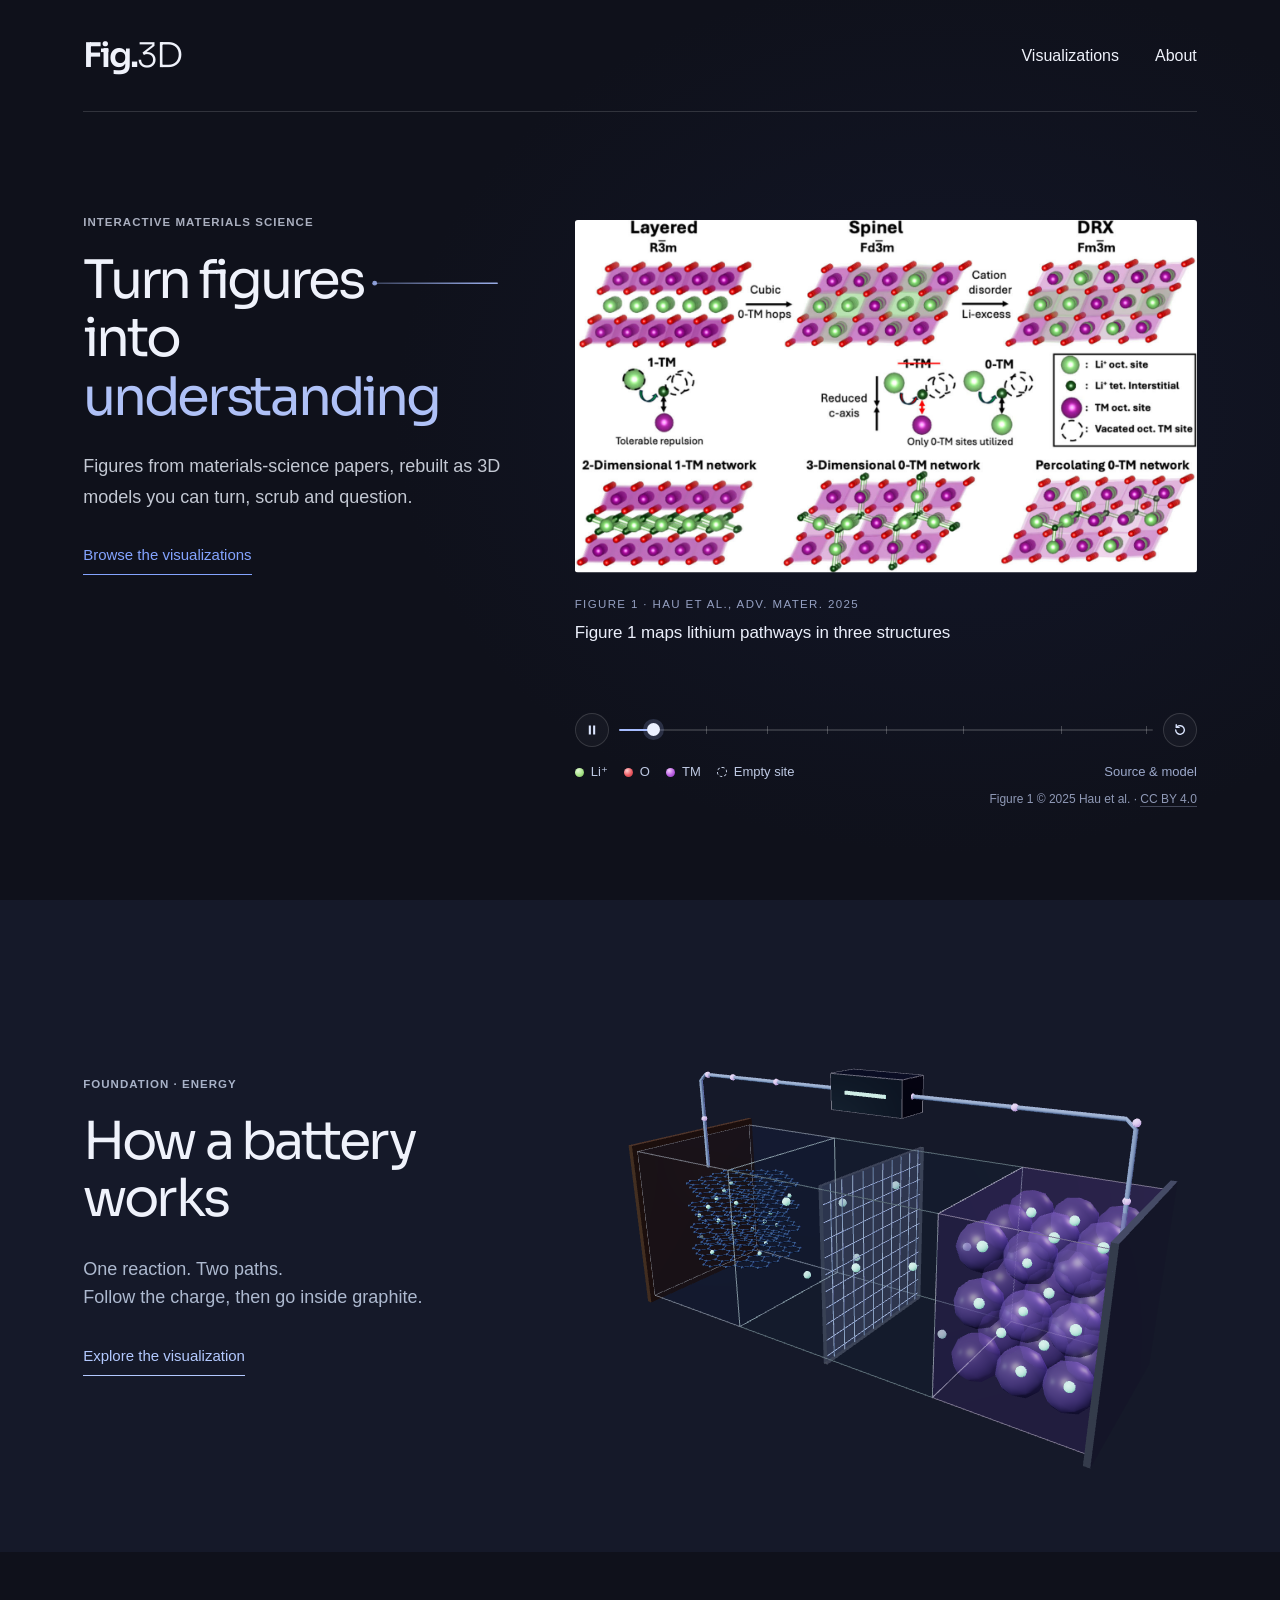
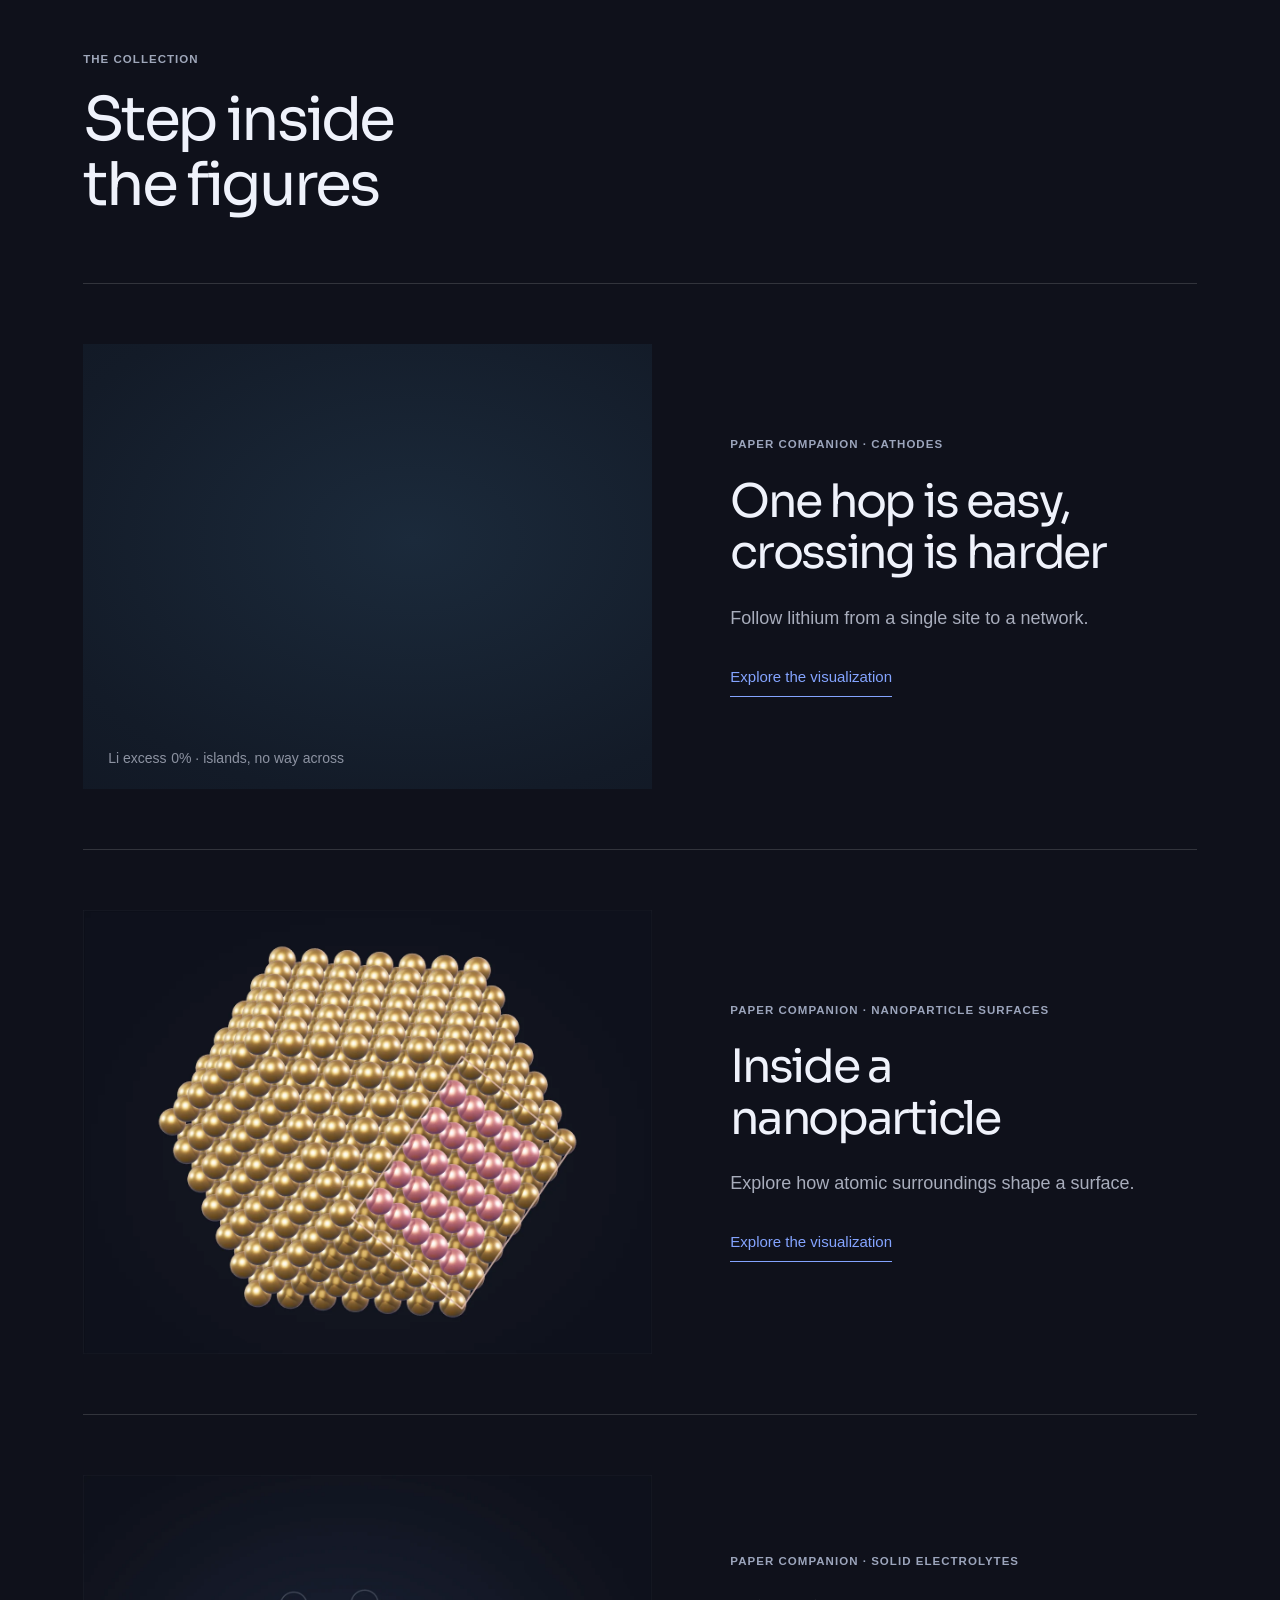
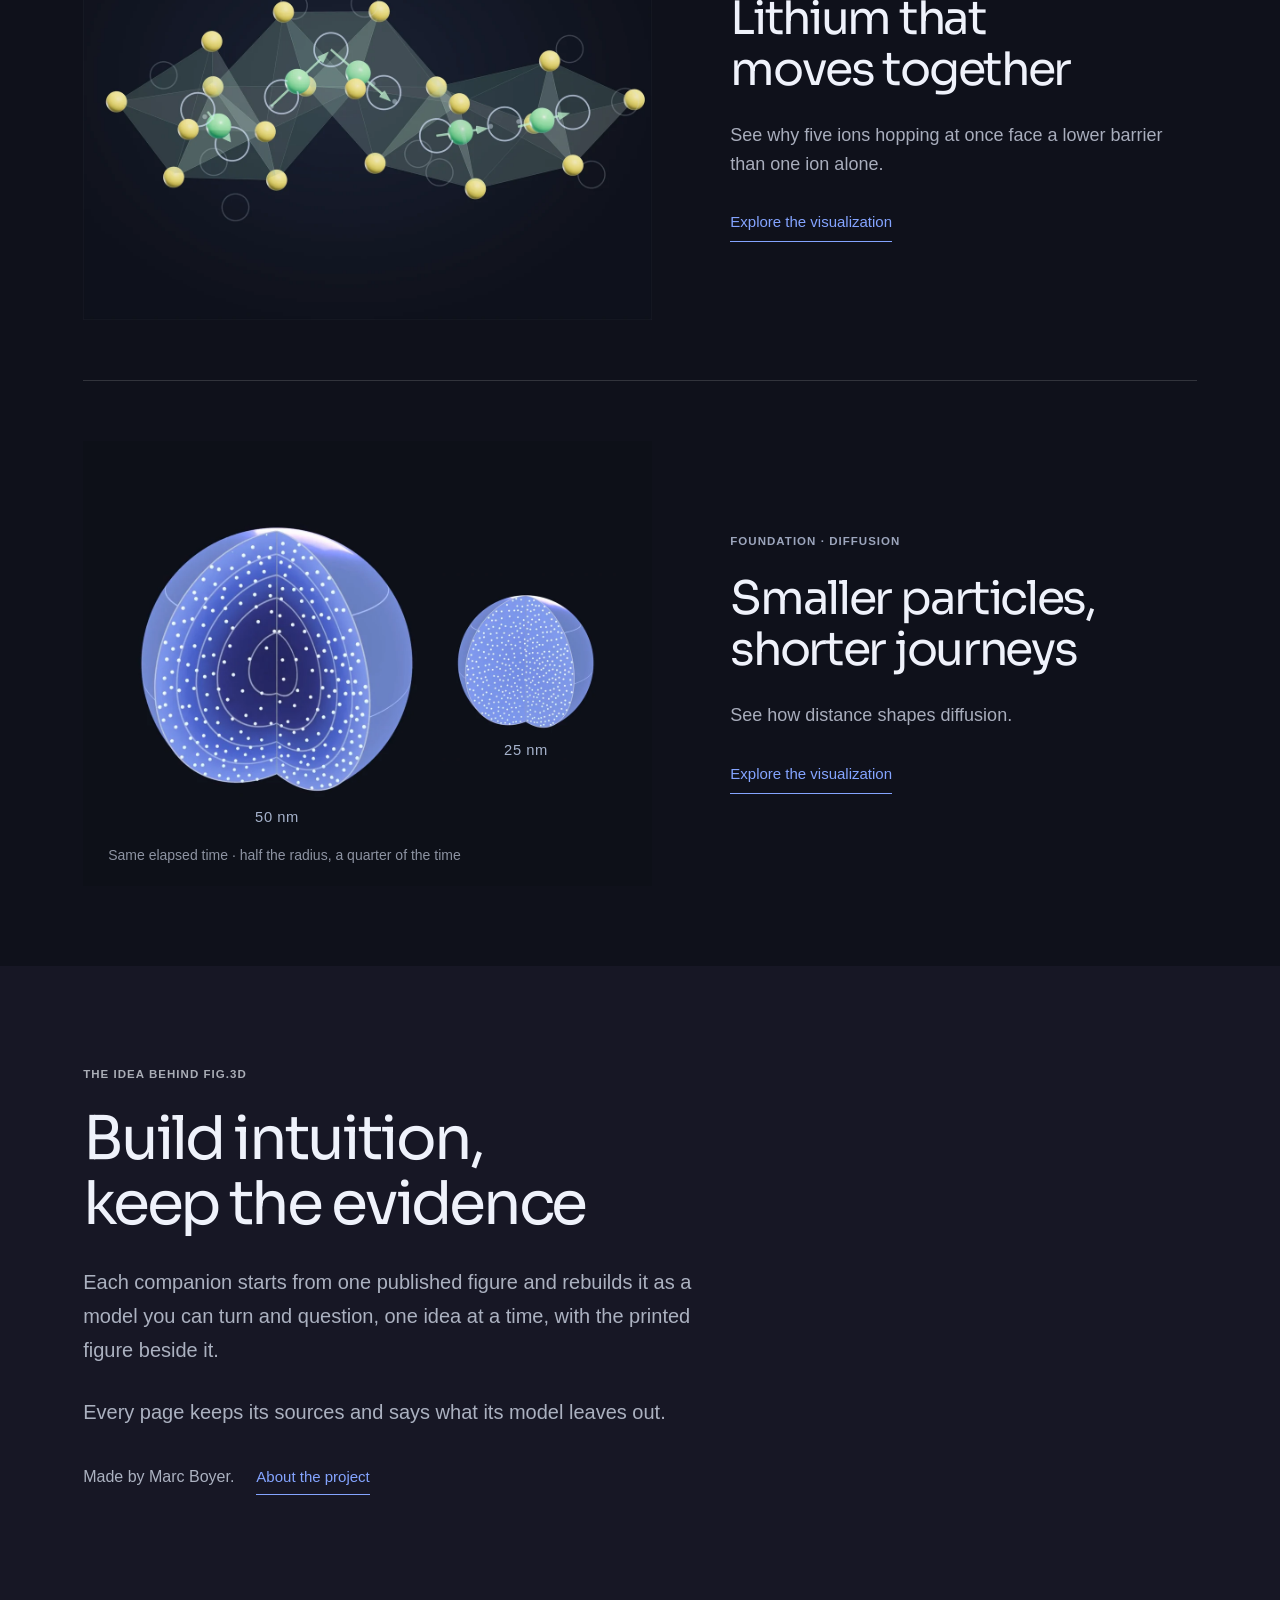
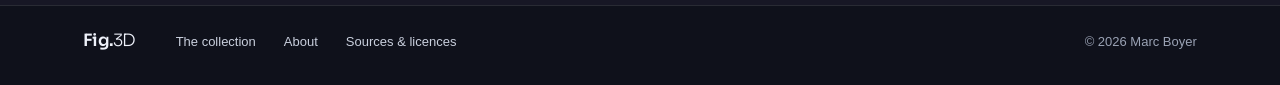
<file: index.html>
<!doctype html>
<html lang="en">
<head>
<meta charset="utf-8"><meta name="viewport" content="width=device-width, initial-scale=1">
<meta name="theme-color" content="#0f111b"><title>Fig.3D — Materials science, made visible</title>
<meta name="description" content="A library of interactive scientific visualizations and animations across materials science. Browse structures, properties and mechanisms.">
<meta property="og:site_name" content="Fig.3D">
<meta property="og:type" content="website">
<meta property="og:title" content="Fig.3D — Materials science, made visible">
<meta property="og:description" content="A library of interactive scientific visualizations and animations across materials science. Browse structures, properties and mechanisms.">
<script type="application/ld+json">{"@context":"https://schema.org","@type":"WebSite","name":"Fig.3D — Materials science, made visible","description":"A library of interactive scientific visualizations and animations across materials science. Browse structures, properties and mechanisms.","inLanguage":"en"}</script>
<link rel="preload" href="assets/fonts/Sora-Variable.ttf" as="font" type="font/ttf" crossorigin><link rel="stylesheet" href="styles.css"><link rel="stylesheet" href="hero.css"><link rel="stylesheet" href="visual-language.css"><link rel="stylesheet" href="design-system.css"><script src="navigation-motion.js"></script><script defer src="assets/battery-three-r128.min.js"></script><script type="module" src="app.js"></script><script type="module" src="crossing-teaser.mjs"></script>
<!-- share: written by tools/build-chrome.mjs from site.json -->
<link rel="canonical" href="https://marcboyertime.github.io/fig3d/">
<meta property="og:url" content="https://marcboyertime.github.io/fig3d/">
<meta property="og:image" content="https://marcboyertime.github.io/fig3d/assets/share/index.jpg">
<meta property="og:image:width" content="1200"><meta property="og:image:height" content="630">
<meta property="og:image:alt" content="Fig.3D: one lithium ion crossing a tetrahedral site between two octahedral sites, drawn in 3D">
<meta name="twitter:card" content="summary_large_image">
<meta name="author" content="Marc Boyer">
<link rel="icon" href="favicon.ico" sizes="32x32"><link rel="icon" href="favicon.svg" type="image/svg+xml"><link rel="apple-touch-icon" href="apple-touch-icon.png">
<!-- /share -->
</head>
<body>
<a class="skip" href="#main">Skip to content</a>
<header class="site-header"><a class="brand" href="#" aria-label="Fig.3D home">Fig.<span>3D</span></a><nav aria-label="Main navigation"><a href="#collection">Visualizations</a><a href="#about">About</a></nav></header>
<main id="main">
<section class="home-hero" aria-labelledby="hero-title">
<div class="home-hero-grid">
<div class="hero-copy"><p class="eyebrow">INTERACTIVE MATERIALS SCIENCE</p><h1 id="hero-title">Turn <span id="figure-word">figures</span><br>into <span id="understanding-word">understanding</span></h1><p class="hero-intro">Figures from materials-science papers, rebuilt as 3D models you can turn, scrub and question.</p><a class="text-link" href="#collection">Browse the visualizations</a></div>
<figure class="hero-figure">
<div class="hero-frame" id="hero-frame"><div class="hero-stage"><canvas id="hero-paper" aria-hidden="true"></canvas><canvas id="hero-gl" aria-hidden="true"></canvas><canvas id="hero-canvas" role="img" tabindex="0" aria-label="Figure 1 from Hau et al., Advanced Materials, 2025" aria-describedby="hero-interaction-help"></canvas></div><noscript><picture><source type="image/webp" srcset="assets/hau-2025-figure-1.webp"><img src="references/hau-2025-figure-1-original.png" alt="Figure 1 from Hau et al. comparing layered, spinel and disordered rocksalt structures and their diffusion networks."></picture></noscript></div>
<figcaption class="hero-panel">
<p class="hero-kicker" id="hero-kicker">Figure 1 · Hau et al., Adv. Mater. 2025</p>
<p id="hero-stage" class="hero-caption" aria-live="polite">Figure 1 maps lithium pathways in three structures</p> <a class="hero-continue" id="hero-continue" href="rocksalt.html#hop" data-shown="false" aria-hidden="true" tabindex="-1">Continue this hop in the companion <span aria-hidden="true">→</span></a>
<div class="hero-transport"><button id="hero-play" class="hero-icon" type="button" aria-label="Pause animation" aria-pressed="true" data-state="pause" title="Play or pause"><svg viewBox="0 0 20 20" aria-hidden="true"><path class="i-play" d="M6.5 4.6v10.8L15.4 10z"/><path class="i-pause" d="M6 4.5h2.6v11H6zM11.4 4.5H14v11h-2.6z"/></svg></button><div class="hero-scrub"><label class="sr-only" for="hero-progress">Figure-to-motion progress</label><input id="hero-progress" type="range" min="0" max="1000" step="1" value="0" aria-describedby="hero-progress-help"><div class="hero-ticks" aria-hidden="true"></div></div><button id="hero-replay" class="hero-icon" type="button" aria-label="Replay from the paper figure" title="Replay from the paper figure"><svg viewBox="0 0 20 20" aria-hidden="true"><path d="M4.6 10a5.4 5.4 0 1 0 1.7-3.95" fill="none" stroke="currentColor" stroke-width="1.7" stroke-linecap="round"/><path d="M5.3 3.2v3.6h3.6" fill="none" stroke="currentColor" stroke-width="1.7" stroke-linecap="round" stroke-linejoin="round"/></svg></button></div>
<p id="hero-progress-help" class="sr-only">The slider scrubs the whole sequence. The first part focuses the paper figure and lifts its 1-TM glyph into three dimensions. The last part moves lithium from its octahedral site, through the tetrahedral site, into a vacant octahedral site. The pathway is schematic and the timing is illustrative.</p>
<div class="hero-meta"><div class="hero-species" role="group" aria-label="Inspect the model"><button type="button" data-inspect="li" aria-pressed="false"><i class="swatch swatch-li"></i>Li⁺</button><button type="button" data-inspect="oxygen" aria-pressed="false"><i class="swatch swatch-o"></i>O</button><button type="button" data-inspect="tm" aria-pressed="false"><i class="swatch swatch-tm"></i>TM</button><button type="button" data-inspect="sites" aria-pressed="false"><i class="swatch swatch-site"></i>Empty site</button></div><button id="hero-reset" type="button" hidden>Reset view</button><button id="hero-notes" type="button">Source &amp; model</button></div><p class="hero-credit">Figure 1 © 2025 Hau et al. · <a href="https://creativecommons.org/licenses/by/4.0/" target="_blank" rel="noopener license">CC BY 4.0</a></p>
<p id="hero-interaction-help" class="sr-only">The paper figure becomes an idealized three-dimensional lithium-ion hop. Once the model has formed, drag or use the arrow keys to rotate it, and Home to reset. The Li⁺, O, TM and Empty site buttons highlight each part of the model.</p>
</figcaption>
</figure>
</div>
<svg class="hero-connectors" aria-hidden="true"><defs><linearGradient id="figure-connector-ink" gradientUnits="userSpaceOnUse"><stop offset="0" stop-color="#a7bdff" stop-opacity=".3"/><stop offset=".55" stop-color="#a7bdff" stop-opacity=".85"/><stop offset="1" stop-color="#c0d1ff"/></linearGradient><linearGradient id="model-connector-ink" gradientUnits="userSpaceOnUse"><stop offset="0" stop-color="#a7bdff" stop-opacity=".3"/><stop offset=".55" stop-color="#a7bdff" stop-opacity=".85"/><stop offset="1" stop-color="#c0d1ff"/></linearGradient></defs><g id="figure-connector" class="connector"><path class="line" stroke="url(#figure-connector-ink)"/><path class="head"/><circle class="dot" r="0"/></g><g id="model-connector" class="connector"><path class="line" stroke="url(#model-connector-ink)"/><path class="head"/><circle class="dot" r="0"/></g></svg>
</section>
<section id="collection" class="battery-feature" aria-labelledby="battery-title">
<div class="feature-copy"><div class="section-intro"><p class="eyebrow">FOUNDATION · ENERGY</p><h2 id="battery-title">How a battery <br>works</h2><p>One reaction. Two paths.<br>Follow the charge, then go inside graphite.</p></div><a class="text-link" href="battery.html">Explore the visualization</a></div>
<figure class="battery-figure"><a href="battery.html" aria-label="Open the interactive 3D battery visualization"><canvas id="battery-teaser" aria-hidden="true"></canvas><span class="sr-only">Live 3D preview: lithium crosses the cell while electrons take the external circuit.</span></a></figure>
</section>
<section class="next-topics" aria-labelledby="next-title">
<div class="section-intro"><p class="eyebrow">THE COLLECTION</p><h2 id="next-title">Step inside<br>the figures</h2></div>
<article class="topic-row">
<figure class="topic-visual percolation-visual"><noscript><style>.percolation-visual>svg{visibility:visible!important}.percolation-visual .crossing-link{display:none}.when-chart{display:inline!important}.when-live{display:none!important}</style></noscript><a class="crossing-link" tabindex="-1" href="rocksalt.html" aria-label="Open Rocksalt Li pathways"><canvas id="crossing-teaser" aria-hidden="true"></canvas><span class="sr-only">Live 3D model: lithium is added to a random rocksalt crystal one site at a time. Open hops join into islands, and near 9 percent lithium excess one island reaches from one face of the crystal to the other. One crystal, 4 cells across, calculated by the companion’s own lattice model; most crystals this small cross later.</span></a><svg viewBox="0 0 640 500" role="img" aria-labelledby="percolation-title percolation-desc"><title id="percolation-title">Chance that a lithium network crosses a random crystal</title><desc id="percolation-desc">Fraction of random disordered rocksalt crystals whose 0-TM lithium network crosses the crystal, against lithium excess from 0 to 30 percent, for crystals 3, 6 and 16 cells across. Larger crystals switch more sharply, close to the 9 percent reported for fully random cations. Calculated by running the original companion's own lattice model over many random seeds.</desc><path d="M105 370V105M105 370H555" stroke="#3a3d45" fill="none"/><path d="M105 237.5H555M105 105H555" stroke="#262932"/><path id="percolation-mark" stroke="#a5adc5" stroke-opacity=".6" stroke-dasharray="4 6"/><g id="percolation-curves"></g><g class="plot-label" text-anchor="middle"><text x="105" y="396">0</text><text x="255" y="396">10%</text><text x="405" y="396">20%</text><text x="555" y="396">30%</text></g><text x="111" y="99" class="plot-label">100%</text><text x="111" y="231.5" class="plot-label">50%</text><text x="555" y="426" text-anchor="end" class="plot-label">Li excess</text><text x="74" y="106" transform="rotate(-90 74 106)" text-anchor="end" class="plot-label">network crosses</text><text id="percolation-mark-label" y="94" text-anchor="middle" class="plot-label">≈9%</text></svg><figcaption><span class="when-live">Li excess <output id="crossing-x">0%</output> · <span id="crossing-state">islands, no way across</span></span><span class="when-chart">Calculated from the companion’s own model</span></figcaption></figure>
<div class="topic-copy"><p class="eyebrow">PAPER COMPANION · CATHODES</p><h3>One hop is easy,<br>crossing is harder</h3><p>Follow lithium from a single site to a network.</p><a class="text-link" href="rocksalt.html">Explore the visualization</a></div>
</article>
<article class="topic-row">
<figure class="topic-visual nanoparticle-visual"><a tabindex="-1" href="nanoparticle.html" aria-label="Explore Inside a nanoparticle" style="display:block;view-transition-name:nanoparticle-scene"><video class="card-film" muted loop playsinline preload="none" poster="assets/nanoparticle/card-poster.webp" width="1280" height="1000"><source src="assets/nanoparticle/card.mp4" type="video/mp4"></video><span class="sr-only">A gold cuboctahedron built of atoms, rocking slowly from side to side, with one square terrace tinted. Filmed from the explorer’s own model.</span></a></figure>
<div class="topic-copy"><p class="eyebrow">PAPER COMPANION · NANOPARTICLE SURFACES</p><h3>Inside a<br>nanoparticle</h3><p>Explore how atomic surroundings shape a surface.</p><a class="text-link" href="nanoparticle.html">Explore the visualization</a></div>
</article>
<article class="topic-row">
<figure class="topic-visual fast-ion-visual"><a tabindex="-1" href="fast-ion-diffusion.html" aria-label="Explore Lithium that moves together" style="display:block;view-transition-name:fast-ion-scene"><video class="card-film" muted loop playsinline preload="none" poster="assets/fast-ion-diffusion/card-poster.webp" width="1280" height="1000"><source src="assets/fast-ion-diffusion/card.mp4" type="video/mp4"></video><span class="sr-only">Five green lithium ions hop together, each into the next site, along a chain of translucent oxygen cages in the garnet LLZO; then the event replays. Filmed from the explorer’s own model; the motion between the start and the end is interpolated.</span></a></figure>
<div class="topic-copy"><p class="eyebrow">PAPER COMPANION · SOLID ELECTROLYTES</p><h3>Lithium that<br>moves together</h3><p>See why five ions hopping at once face a lower barrier than one ion alone.</p><a class="text-link" href="fast-ion-diffusion.html">Explore the visualization</a></div>
</article>
<article class="topic-row">
<figure class="topic-visual diffusion-visual"><a tabindex="-1" href="diffusion.html" aria-label="Open Diffusion in a particle"><video id="diffusion-card" class="card-film" muted loop playsinline preload="none" poster="assets/diffusion-card/poster.webp" width="1280" height="1000" aria-describedby="diffusion-desc"><source src="assets/diffusion-card/card.mp4" type="video/mp4"></video><span class="card-radius" style="left:34.06%;top:84.84%" aria-hidden="true">50 nm</span><span class="card-radius" style="left:77.81%;top:69.72%" aria-hidden="true">25 nm</span></a><p id="diffusion-desc" class="sr-only">Two spheres cut open, 50 and 25 nanometres in radius, taking in lithium through their surfaces over the same time and then giving it back. The smaller one is full in a quarter of the time: diffusion time scales with the radius squared. Both are frames of the diffusion page’s own rendered film; the smaller runs four times as fast.</p><figcaption>Same elapsed time · half the radius, a quarter of the time</figcaption></figure>
<div class="topic-copy"><p class="eyebrow">FOUNDATION · DIFFUSION</p><h3>Smaller particles,<br>shorter journeys</h3><p>See how distance shapes diffusion.</p><a class="text-link" href="diffusion.html">Explore the visualization</a></div>
</article>
</section>
<section id="about" class="about" aria-labelledby="about-title"><div class="about-copy"><p class="eyebrow">THE IDEA BEHIND FIG.3D</p><h2 id="about-title">Build intuition,<br>keep the evidence</h2><p>Each companion starts from one published figure and rebuilds it as a model you can turn and question, one idea at a time, with the printed figure beside it.</p><p>Every page keeps its sources and says what its model leaves out.</p><p class="about-more">Made by Marc Boyer. <a class="text-link" href="about.html">About the project</a></p></div></section>
</main>
<!-- site-footer: written by tools/build-chrome.mjs from site.json -->
<link rel="stylesheet" href="site-footer.css"><footer class="site-footer"><a class="site-footer-brand" href="index.html" aria-label="Fig.3D home">Fig.<span>3D</span></a><nav aria-label="Site"><a href="index.html#collection">The collection</a><a href="about.html">About</a><a href="credits.html">Sources &amp; licences</a></nav><p>© 2026 Marc Boyer</p></footer>
<!-- /site-footer -->
<dialog id="hero-notes-dialog" aria-labelledby="hero-notes-title"><button class="dialog-close" type="button" aria-label="Close source and model notes">×</button><p class="eyebrow">SOURCE &amp; MODEL</p><h2 id="hero-notes-title">From the figure<br>to the spatial idea</h2><p>The opening image is the original Figure 1 extracted directly from the paper by Hau et al., <em>Disordered Rocksalts as High-Energy and Earth-Abundant Li-Ion Cathodes</em>, Advanced Materials 37 (2025), 2502766. The native 1500 × 850 pixels are preserved without repainting or enhancement. Page headers, captions and screenshot controls are outside this original image.</p><p>We focus on the layered structure’s local 1-TM hop. The zoomed glyph lays back like a page on a desk while its green Li, purple transition metal and dashed vacant sites rise out of it, keeping their identities, into an ideal rocksalt model. A second vacant gate site is revealed in depth: this example uses a divacancy configuration. The three columns in the paper compare different orderings; they are not stages of a phase transformation.</p><p>Lithium follows a schematic octahedral → tetrahedral → octahedral route through two triangular faces of oxygen, and each window lights up as lithium crosses it. Bright red spheres are the four oxygens around the tetrahedral site; darker red ones complete the two octahedra on either side. As lithium passes the intermediate tetrahedral site, the one transition metal that shares a face with it turns that face violet. The story holds lithium there only so the caption can be read; like all its timing, that hold is illustrative. Select Li⁺ to emphasize the six oxygen neighbors of an octahedral endpoint. Atom sizes are symbolic, and the camera briefly widens during the lift to show depth without changing any geometry.</p><p>This is an idealized geometric reconstruction, not a crystal structure recovered from the image. The animated geometry is an adaptation for Fig.3D. Motion is illustrative, not a calculated migration trajectory or timescale. No energy barrier, universal channel activity, material performance or diffusion coefficient is calculated. Local relaxation, interactions and collective motion are omitted.</p><p class="dialog-credit">Figure 1 from Hau et al., Advanced Materials 37 (2025) 2502766, © 2025 The Authors, published under a <a href="https://creativecommons.org/licenses/by/4.0/" target="_blank" rel="noopener license">Creative Commons Attribution 4.0 licence (CC BY 4.0)</a>. Fig.3D shows it with its own outline, dimming, zoom and arrows, and the 3D model is adapted from it by Fig.3D. Fig.3D is an independent explainer, not affiliated with or endorsed by the authors or the publisher.</p><p><a class="text-link" href="https://doi.org/10.1002/adma.202502766" target="_blank" rel="noopener">Read the source paper</a></p><p><a class="text-link" href="rocksalt.html#hop">Explore the hop in the companion</a></p><p>Geometry checks support this illustrative model; they do not establish empirical validation.</p></dialog>
<dialog id="concept-dialog" aria-labelledby="concept-title"><button class="dialog-close" type="button" aria-label="Close concept preview">×</button><p class="eyebrow">PLANNED VISUALIZATION</p><h2 id="concept-title"></h2><p id="concept-intro"></p><ul id="concept-list"></ul><p class="dialog-note">This visualization is still to be built and checked.</p></dialog>
</body></html>
</file>
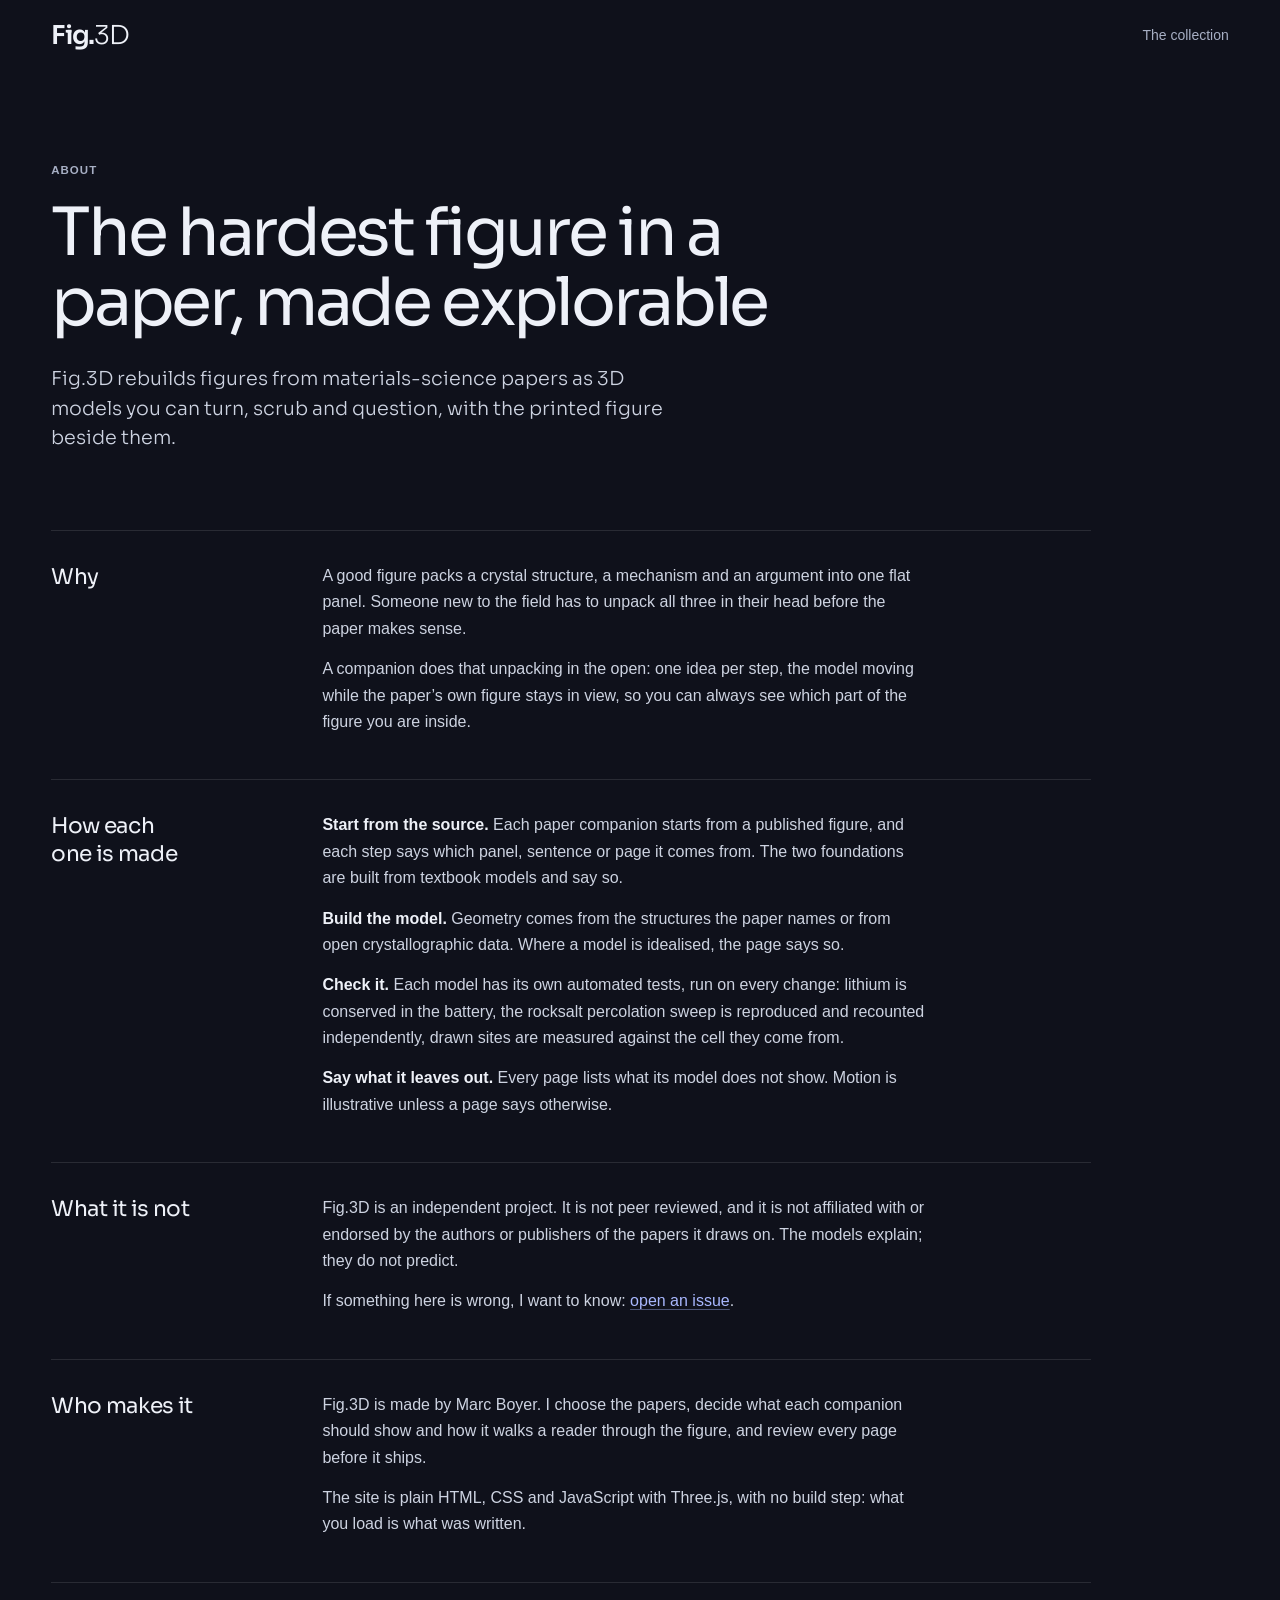
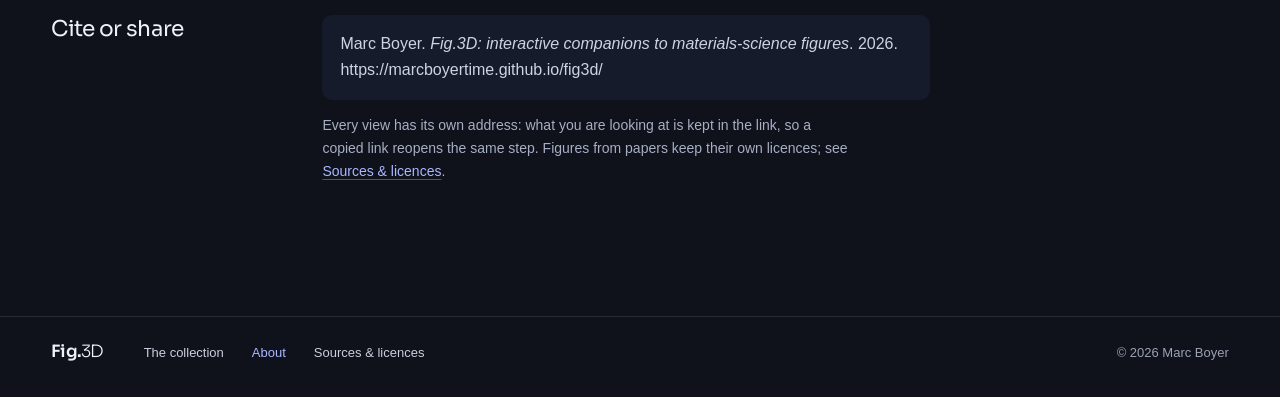
<file: about.html>
<!doctype html>
<html lang="en"><head>
<meta charset="utf-8"><meta name="viewport" content="width=device-width,initial-scale=1">
<meta name="theme-color" content="#0f111b"><title>About — Fig.3D</title>
<meta name="description" content="Fig.3D rebuilds figures from materials-science papers as 3D models you can turn, scrub and question. Why it exists, how each companion is made and checked, and who makes it.">
<meta property="og:site_name" content="Fig.3D">
<meta property="og:type" content="website">
<meta property="og:title" content="About Fig.3D">
<meta property="og:description" content="Fig.3D rebuilds figures from materials-science papers as 3D models you can turn, scrub and question. Why it exists, how each companion is made and checked, and who makes it.">
<script type="application/ld+json">{"@context":"https://schema.org","@type":"AboutPage","name":"About Fig.3D","inLanguage":"en","isPartOf":{"@type":"WebSite","name":"Fig.3D"}}</script>
<link rel="preload" href="assets/fonts/Sora-Variable.ttf" as="font" type="font/ttf" crossorigin>
<link rel="stylesheet" href="visual-language.css"><link rel="stylesheet" href="site-page.css"><link rel="stylesheet" href="design-system.css">
<!-- share: written by tools/build-chrome.mjs from site.json -->
<link rel="canonical" href="https://marcboyertime.github.io/fig3d/about.html">
<meta property="og:url" content="https://marcboyertime.github.io/fig3d/about.html">
<meta property="og:image" content="https://marcboyertime.github.io/fig3d/assets/share/index.jpg">
<meta property="og:image:width" content="1200"><meta property="og:image:height" content="630">
<meta property="og:image:alt" content="Fig.3D: one lithium ion crossing a tetrahedral site between two octahedral sites, drawn in 3D">
<meta name="twitter:card" content="summary_large_image">
<meta name="author" content="Marc Boyer">
<link rel="icon" href="favicon.ico" sizes="32x32"><link rel="icon" href="favicon.svg" type="image/svg+xml"><link rel="apple-touch-icon" href="apple-touch-icon.png">
<!-- /share -->
</head><body>
<a class="skip" href="#main">Skip to content</a>
<header class="masthead"><a class="brand" href="index.html" aria-label="Fig.3D home">Fig.<span>3D</span></a><a href="index.html#collection">The collection</a></header>
<main id="main">
<div class="cover"><p class="eyebrow">About</p>
<h1>The hardest figure in a paper, made explorable</h1>
<p class="lede">Fig.3D rebuilds figures from materials-science papers as 3D models you can turn, scrub and question, with the printed figure beside them.</p></div>
<div class="sections">
<section aria-labelledby="why"><h2 id="why">Why</h2><div>
<p>A good figure packs a crystal structure, a mechanism and an argument into one flat panel. Someone new to the field has to unpack all three in their head before the paper makes sense.</p>
<p>A companion does that unpacking in the open: one idea per step, the model moving while the paper’s own figure stays in view, so you can always see which part of the figure you are inside.</p></div></section>
<section aria-labelledby="how"><h2 id="how">How each one is made</h2><div><ul>
<li><strong>Start from the source.</strong> Each paper companion starts from a published figure, and each step says which panel, sentence or page it comes from. The two foundations are built from textbook models and say so.</li>
<li><strong>Build the model.</strong> Geometry comes from the structures the paper names or from open crystallographic data. Where a model is idealised, the page says so.</li>
<li><strong>Check it.</strong> Each model has its own automated tests, run on every change: lithium is conserved in the battery, the rocksalt percolation sweep is reproduced and recounted independently, drawn sites are measured against the cell they come from.</li>
<li><strong>Say what it leaves out.</strong> Every page lists what its model does not show. Motion is illustrative unless a page says otherwise.</li>
</ul></div></section>
<section aria-labelledby="not"><h2 id="not">What it is not</h2><div>
<p>Fig.3D is an independent project. It is not peer reviewed, and it is not affiliated with or endorsed by the authors or publishers of the papers it draws on. The models explain; they do not predict.</p>
<p>If something here is wrong, I want to know: <a href="https://github.com/marcboyertime/fig3d/issues" target="_blank" rel="noopener">open an issue</a>.</p></div></section>
<section aria-labelledby="who"><h2 id="who">Who makes it</h2><div>
<p>Fig.3D is made by Marc Boyer. I choose the papers, decide what each companion should show and how it walks a reader through the figure, and review every page before it ships.</p>
<p>The site is plain HTML, CSS and JavaScript with Three.js, with no build step: what you load is what was written.</p></div></section>
<section aria-labelledby="cite"><h2 id="cite">Cite or share</h2><div>
<p class="cite">Marc Boyer. <i>Fig.3D: interactive companions to materials-science figures</i>. 2026. https://marcboyertime.github.io/fig3d/</p>
<p class="note">Every view has its own address: what you are looking at is kept in the link, so a copied link reopens the same step. Figures from papers keep their own licences; see <a href="credits.html">Sources &amp; licences</a>.</p></div></section>
</div>
</main>
<!-- site-footer: written by tools/build-chrome.mjs from site.json -->
<link rel="stylesheet" href="site-footer.css"><footer class="site-footer"><a class="site-footer-brand" href="index.html" aria-label="Fig.3D home">Fig.<span>3D</span></a><nav aria-label="Site"><a href="index.html#collection">The collection</a><a href="about.html" aria-current="page">About</a><a href="credits.html">Sources &amp; licences</a></nav><p>© 2026 Marc Boyer</p></footer>
<!-- /site-footer -->
</body></html>
</file>
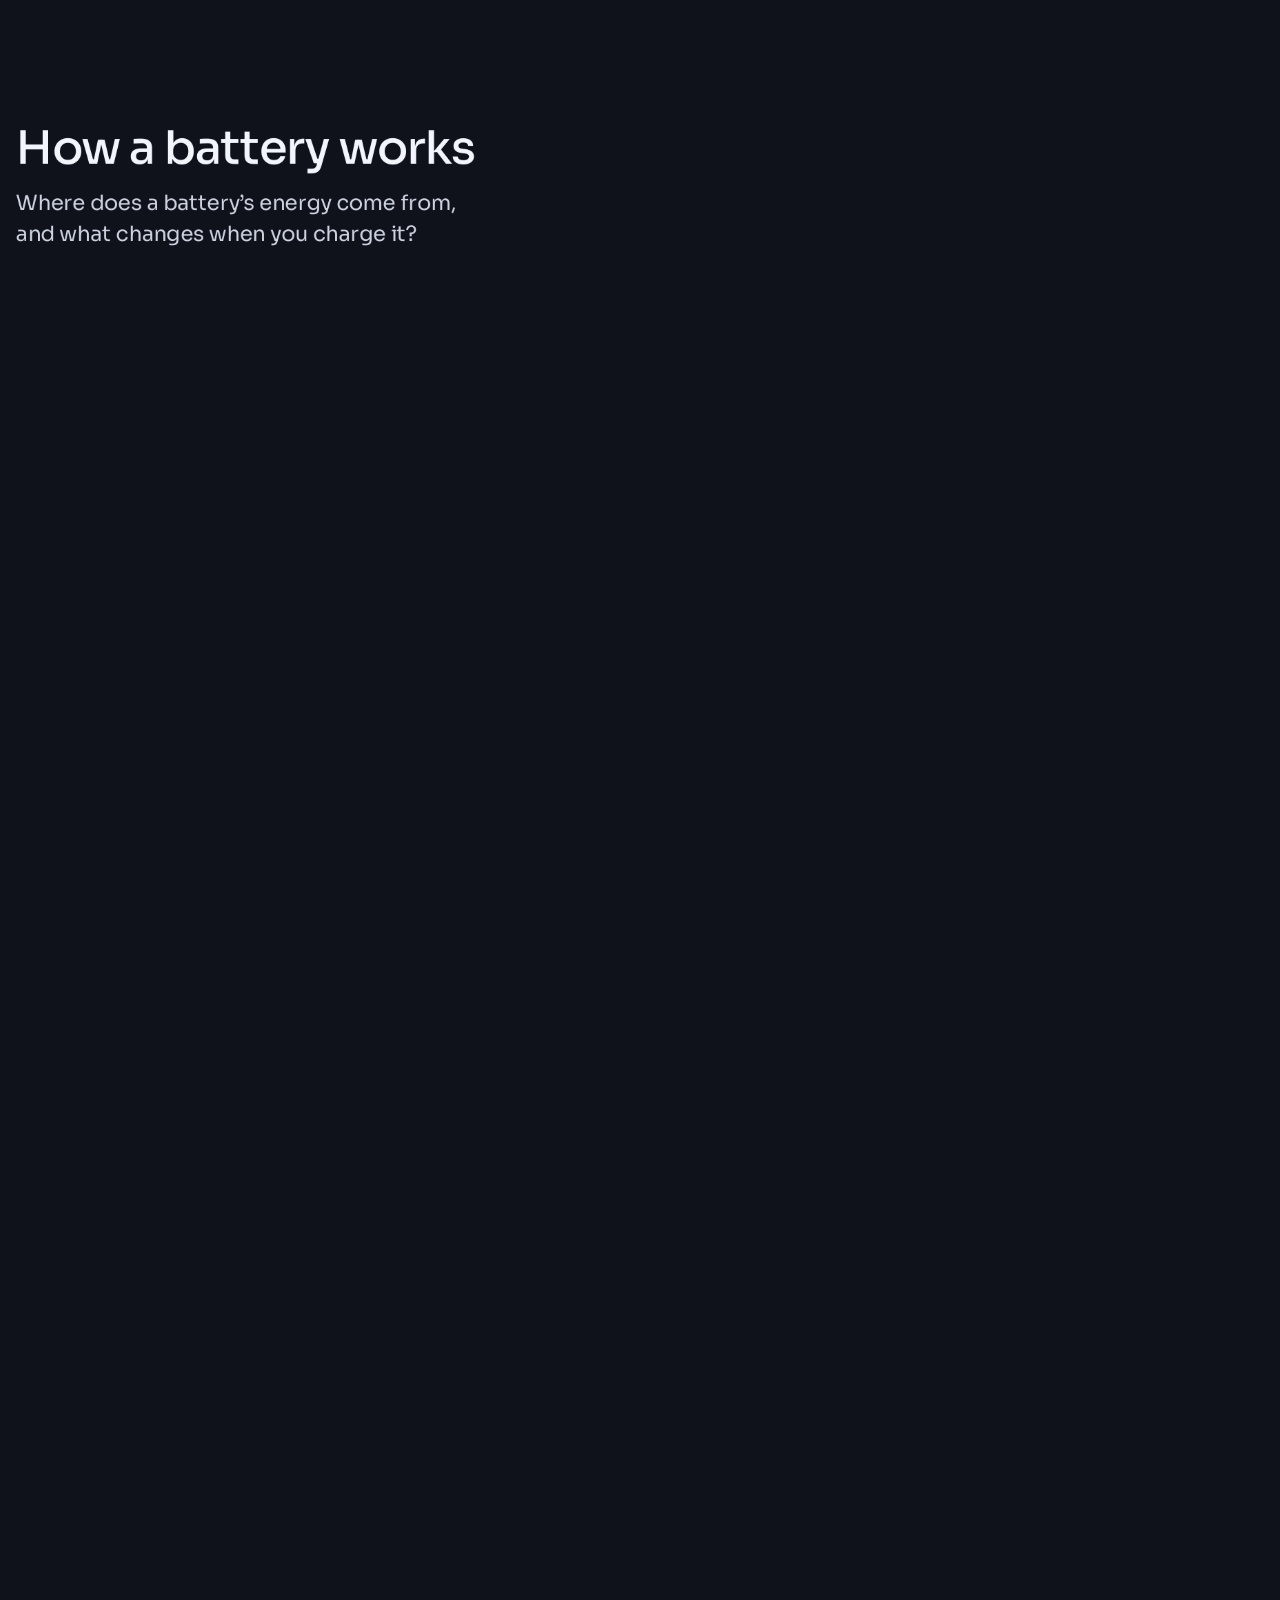
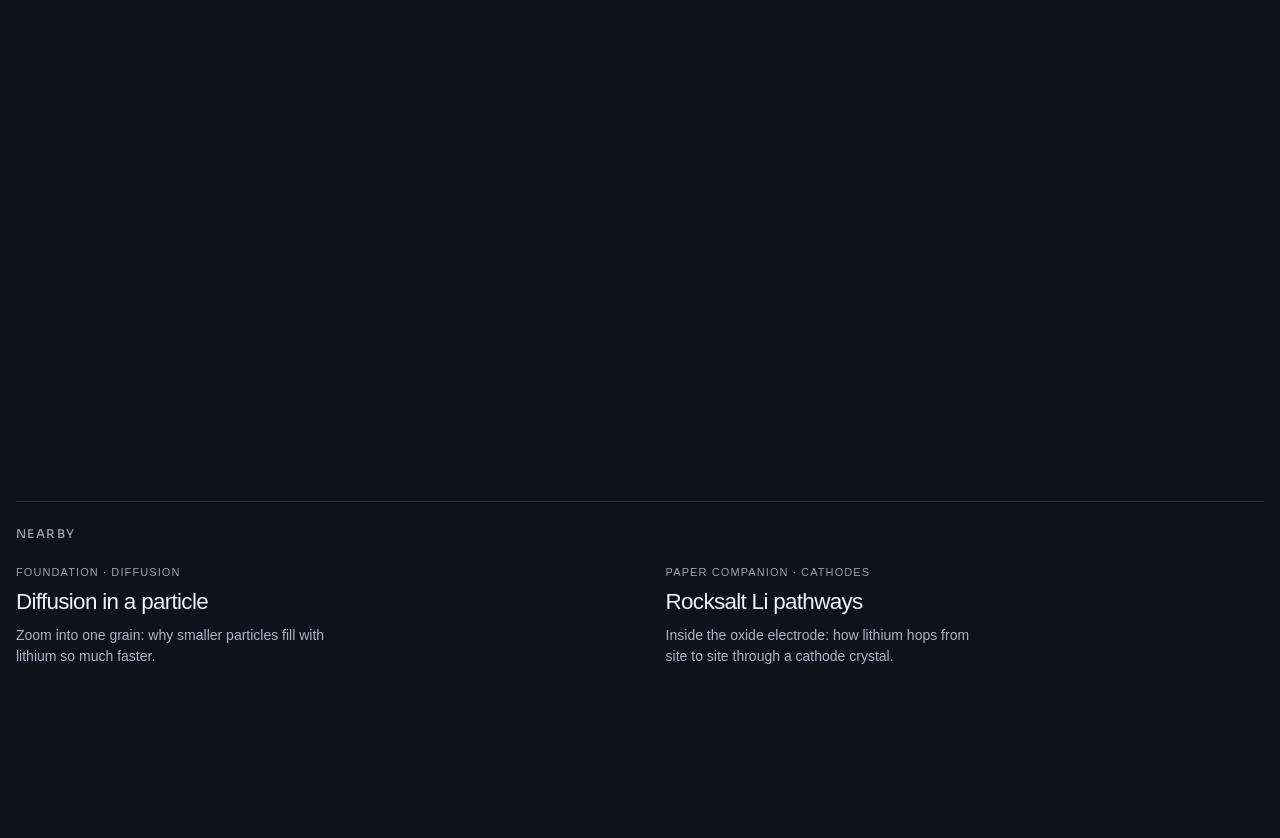
<file: battery.html>
<!doctype html>
<html lang="en">
<head><meta charset="utf-8"><meta name="viewport" content="width=device-width,initial-scale=1"><meta name="theme-color" content="#0f111b"><title>How a battery works — Fig.3D</title><meta name="description" content="Explore a lithium-ion cell in three dimensions. Reverse charge and discharge, then enter graphite to see intercalation between carbon sheets.">
<meta property="og:site_name" content="Fig.3D">
<meta property="og:type" content="article">
<meta property="og:title" content="How a battery works">
<meta property="og:description" content="Explore a lithium-ion cell in three dimensions. Reverse charge and discharge, then enter graphite to see intercalation between carbon sheets.">
<script type="application/ld+json">{"@context":"https://schema.org","@type":"LearningResource","name":"How a battery works","description":"Explore a lithium-ion cell in three dimensions. Reverse charge and discharge, then enter graphite to see intercalation between carbon sheets.","inLanguage":"en","learningResourceType":"interactive visualization","isPartOf":{"@type":"WebSite","name":"Fig.3D"}}</script><link rel="stylesheet" href="battery.css"><link rel="stylesheet" href="visual-language.css"><link rel="stylesheet" href="module-opening.css"><link rel="stylesheet" href="annotations.css"><script>/* Layout v2 is the default (approved 17 October 2026); ?layout=v1 shows the earlier layout for comparison, &steps=rail the step-rail alternative */if(!/[?&]layout=v1\b/.test(location.search)){document.documentElement.classList.add('layout-v2');if(/[?&]steps=rail\b/.test(location.search))document.documentElement.classList.add('steps-rail')}</script><script src="module-opening.js"></script><link rel="preload" href="assets/fonts/Sora-Variable.ttf" as="font" type="font/ttf" crossorigin><script src="navigation-motion.js"></script><script defer src="assets/battery-three-r128.min.js"></script><script type="module" src="battery.js"></script><script type="module" src="battery-v2.mjs"></script><link rel="stylesheet" href="nearby.css"><link rel="stylesheet" href="design-system.css"><link rel="stylesheet" href="figure-pair.css?v=2"><link rel="stylesheet" href="layout-v2.css"><link rel="stylesheet" href="battery-v2.css">
<!-- share: written by tools/build-chrome.mjs from site.json -->
<link rel="canonical" href="https://marcboyertime.github.io/fig3d/battery.html">
<meta property="og:url" content="https://marcboyertime.github.io/fig3d/battery.html">
<meta property="og:image" content="https://marcboyertime.github.io/fig3d/assets/share/battery.jpg">
<meta property="og:image:width" content="1200"><meta property="og:image:height" content="630">
<meta property="og:image:alt" content="How a battery works on Fig.3D: a lithium-ion cell cut open, graphite on the left and cobalt oxide on the right">
<meta name="twitter:card" content="summary_large_image">
<meta name="author" content="Marc Boyer">
<link rel="icon" href="favicon.ico" sizes="32x32"><link rel="icon" href="favicon.svg" type="image/svg+xml"><link rel="apple-touch-icon" href="apple-touch-icon.png">
<!-- /share -->
</head>
<body>
<a class="skip" href="#explorer">Skip to the interactive cell</a>
<header data-open="1"><a class="brand" href="index.html" aria-label="Fig.3D home">Fig.<span>3D</span><i aria-hidden="true"></i></a><a class="collection-link" href="index.html#collection">The collection</a><span class="header-topic">ENERGY / VISUALIZATION</span></header>
<main>
  <section class="lesson-title"><div data-open="title"><p class="eyebrow" data-open="1">FOUNDATION · INSIDE A LITHIUM-ION CELL</p><h1 data-open-line>How a battery works</h1><p class="fig-question" data-open-line>Where does a battery’s energy come from, and what changes when you charge it?</p></div></section>
  <section class="fig-intro" data-phone-after="#explorer" aria-label="About this visualization" data-open="2">
<div data-open="2"><h2>The idea</h2><p>A lithium-ion cell has two hosts for lithium. Lithium is held more loosely in graphite than in cobalt oxide, so letting it move from one to the other releases energy. The catch is that the ion and its electron have to travel separately: the ion through the liquid inside the cell, the electron out through your device.</p></div>
<div data-open="3"><h2>What you’re looking at</h2><p>A cell cut open. On the left, graphite: stacked carbon sheets that hold lithium between them. On the right, grains of cobalt oxide. Between them sits a porous separator soaked in electrolyte, and above runs the wire through the load. <b><i class="swatch" style="color:#89fcd8"></i>Mint beads</b> are lithium ions; <b><i class="swatch" style="color:#cea8ff"></i>violet beads</b> are electrons.</p></div>
<div data-open="4"><h2>What it shows, and what it leaves out</h2><p>Charging reverses both journeys, and the chart and the reactions follow how much lithium is in the graphite. The cell is idealised: it shows directions and amounts of lithium, not voltages or speeds.</p></div>
</section>
  <section id="explorer" class="explorer" data-open="5" data-open-stage aria-label="Interactive battery visualization">
    <div class="visual-column">
      <div class="view-toolbar"><nav aria-label="View"><button id="cell-view" aria-current="page" type="button">The cell</button><button id="graphite-view" type="button">Inside graphite</button></nav><p id="mode-label" class="mode-label"><span id="mode-discharging">DISCHARGING</span><span id="mode-charging" aria-hidden="true">CHARGING</span></p><fieldset class="mode-switch"><legend>Operating mode</legend><button type="button" data-mode="discharge" aria-pressed="true">Discharge</button><button type="button" data-mode="charge" aria-pressed="false">Charge</button></fieldset></div>
      <div class="viewport" id="viewport"><canvas id="cell-canvas" tabindex="0" aria-label="A three-dimensional graphite and cobalt oxide cell. Drag or use the arrow keys to rotate it. Use the labeled buttons to inspect components." role="img"></canvas><div id="scene-labels" class="scene-labels" aria-label="Cell components"></div><div id="scene-fallback" class="scene-fallback" hidden><p>The 3D view is unavailable in this browser.</p><p>You can still switch modes, scrub the reactions and compare the lithium inventories below.</p></div></div>
      <div class="scene-tools"><div class="scene-key"><span><i class="key-lithium"></i><span id="lithium-key">Lithium ions</span></span><span id="electron-key"><i class="key-electron"></i>Electrons</span><span id="carbon-key" hidden><i class="key-carbon"></i>Carbon</span><span class="key-hint" id="scene-hint">Two paths, coupled at the electrodes.</span></div><div class="camera-controls"><span>Drag to rotate</span><button id="motion-toggle" type="button" aria-pressed="true">Pause motion</button><button id="reset-camera" type="button">Reset view</button></div></div>
    </div>
    <aside class="explanation"><p id="view-eyebrow" class="eyebrow">THE WHOLE CELL</p><h2 id="view-title">Two paths<br>One reaction</h2><p id="view-copy">Lithium ions cross the electrolyte. Electrons take the external circuit. The electrode reactions connect their journeys.</p><div class="electrode-roles"><div><span class="role-dot negative-dot"></span><div><strong>Graphite <span>negative −</span></strong><p id="negative-role">Anode · oxidation</p></div></div><div><span class="role-dot positive-dot"></span><div><strong>Cobalt oxide <span>positive +</span></strong><p id="positive-role">Cathode · reduction</p></div></div></div><button id="dive" class="primary-action" type="button">Go inside graphite</button><div class="selection" aria-live="polite"><p id="selection-kicker" class="eyebrow">FOLLOW THE ENERGY</p><h3 id="part-title">Chemical → electrical</h3><p id="part-copy">During discharge, the coupled chemical reaction delivers electrical energy to the load.</p><button id="clear-selection" type="button" hidden>Clear selection</button></div></aside>
    <div class="transport"><div class="progress-control"><label for="progress"><span id="progress-name">Lithium in graphite · x</span><output id="progress-label" for="progress">0.450</output></label><input type="range" id="progress" min="300" max="600" step="1" value="450" aria-describedby="progress-help"><p id="progress-help">Choose the lithium distribution. Motion shows the direction at this fixed composition.</p></div><p class="composition-note">The cell, crystal and graph share this state.</p></div>
    <p class="sr-only" id="playback-status" aria-live="polite"></p>
  </section>
<script src="phone-order.js"></script>
  <section class="state-section" data-open="6" aria-labelledby="state-heading"><div class="state-copy"><p class="eyebrow">THE SAME LITHIUM, A DIFFERENT HOST</p><h2 id="state-heading">Nothing is used up<br>The distribution changes</h2><p id="inventory-copy">Lithium leaves graphite and enters cobalt oxide. One electron moves through the circuit for every lithium ion transferred.</p><div class="inventory-values"><div><span>Graphite · Li<sub>x</sub>C<sub>6</sub></span><strong id="negative-readout">0.600</strong></div><div><span>Cobalt oxide · Li<sub>x</sub>CoO<sub>2</sub></span><strong id="positive-readout">0.600</strong></div></div><p class="small">x = lithium per host formula unit</p></div><div class="graph"><svg viewBox="0 0 600 270" role="img" aria-labelledby="inventory-title inventory-desc"><title id="inventory-title">Lithium inventory through the selected reaction window</title><desc id="inventory-desc">Lithium per host formula unit in graphite and cobalt oxide against graphite x, the slider’s value, from 0.30 to 0.60.</desc><path class="chart-grid" d="M50 22V225H574M50 104H574M50 165H574"/><g class="chart-label"><text x="15" y="27">1.0</text><text x="15" y="109">0.6</text><text x="15" y="170">0.3</text><text x="27" y="229">0</text><text x="50" y="256">0.30</text><text x="312" y="256" text-anchor="middle">Lithium in graphite · x</text><text x="574" y="256" text-anchor="end">0.60</text></g><path id="negative-line" class="negative-line"/><path id="positive-line" class="positive-line"/><path id="chart-cursor"/><g id="chart-direction" class="discharge" aria-hidden="true"><path d="M-12 0H12M5.5-4.5L12 0L5.5 4.5"/></g><circle id="negative-dot" r="6"/><circle id="positive-dot" r="6"/><text class="chart-label chart-negative-label" id="negative-chart-label">Graphite</text><text class="chart-label chart-positive-label" id="positive-chart-label">Cobalt oxide</text></svg></div></section>
  <section class="chemistry" data-open="6" aria-labelledby="chemistry-title"><p class="eyebrow" id="chemistry-title">THE REACTIONS, LINKED</p><div class="reaction-pair"><div><p id="negative-reaction-label">GRAPHITE · OXIDATION</p><div id="negative-reaction" class="formula"></div></div><div><p id="positive-reaction-label">COBALT OXIDE · REDUCTION</p><div id="positive-reaction" class="formula"></div></div></div><p class="small">Cumulative change since the selected mode’s starting point: discharge starts at graphite x = 0.60, charge at x = 0.30. Both half-reactions advance together.</p></section>
  <section class="model-notes" data-open="6"><details id="model-details"><summary>Sources, geometry & model assumptions<span aria-hidden="true">+</span></summary><div class="notes-grid"><div><h3>One consistent reaction state</h3><p>This ideal insertion cell transfers lithium reversibly between equal amounts of C<sub>6</sub> and CoO<sub>2</sub> host units. Discharge changes graphite from Li<sub>0.60</sub>C<sub>6</sub> to Li<sub>0.30</sub>C<sub>6</sub> and cobalt oxide from Li<sub>0.60</sub>CoO<sub>2</sub> to Li<sub>0.90</sub>CoO<sub>2</sub>. Charge retraces that partial window. These are illustrative compositions, not a full state-of-charge scale.</p><p>Switching modes preserves the current composition. Direction markers move continuously while composition stays fixed; the slider alone changes the lithium inventory. Electrode polarity stays fixed; electrochemical roles reverse: oxidation defines the anode, reduction defines the cathode. Battery engineering often names electrodes by their discharge roles; this visualization labels the active reaction explicitly.</p><p>The electrolyte has no net lithium accumulation in this bookkeeping model. Counterions, solvent, SEI, gradients, charge layers and side reactions are omitted. No voltage, current, physical rate or performance is calculated. The 3D cell is a cutaway diagram, not a manufactured cell design.</p><h3>Inside graphite</h3><p>Carbon atoms form hexagonal sheets. Lithium can occupy the galleries between them, entering or leaving through exposed edges. The aligned carbon sheets illustrate a local intercalated graphite motif. Real graphite changes layer registry and staging with composition; those structural changes are not solved here.</p><p>Site brightness encodes fractional mean occupancy from the same x as the graph. The highlighted moving sphere explains the direction through a gallery; it is not an additional counted atom. Sizes and spacing are selected for legibility. The motion is illustrative, not molecular dynamics or a computed minimum-energy path.</p></div><div><h3>Sources behind the model</h3><ol><li><a href="https://www.energy.gov/science/doe-explainsbatteries" target="_blank" rel="noopener">U.S. Department of Energy — Batteries</a><p>Coupled ionic and electronic transport; chemical and electrical energy.</p></li><li><a href="https://doi.org/10.1149/1.2220849" target="_blank" rel="noopener">Ohzuku, Iwakoshi & Sawai (1993)</a><p>Primary research on lithium–graphite intercalation.</p></li><li><a href="https://doi.org/10.1016/0025-5408(80)90012-4" target="_blank" rel="noopener">Mizushima et al. (1980)</a><p>Reversible lithium insertion in Li<sub>x</sub>CoO<sub>2</sub>.</p></li><li><a href="https://doi.org/10.1103/PhysRevB.90.155448" target="_blank" rel="noopener">Hazrati, de Wijs & Brocks (2014)</a><p>Carbon-layer registry, intercalation and graphite staging. <a href="https://arxiv.org/html/1410.5632v1" target="_blank" rel="noopener">Open author text.</a></p></li><li><a href="https://doi.org/10.1351/goldbook.A00370" target="_blank" rel="noopener">IUPAC: anode</a> · <a href="https://doi.org/10.1351/goldbook.C00905" target="_blank" rel="noopener">cathode</a><p>Reaction-based electrode definitions.</p></li></ol><h3>Checks, not empirical validation</h3><p>Independent equations check both modes, lithium and charge conservation, reactions, reversal continuity, path domains, carbon-ring geometry and gallery motion. These are software and bookkeeping checks; they do not validate battery performance.</p><a class="record-link" href="battery-notes.md">Read the complete model record</a></div></div></details></section>

<!-- Layout v2 (the default; ?layout=v1 shows the earlier layout): the steps, chapter rail, phone bar, dock and stage chip.
     battery-v2.mjs moves them into place; each step is cut from this page's own words and model notes. -->
<template id="v2-tpl">
<nav class="v2-rail" aria-label="Chapters"><a href="#energy" data-ch="0"><span class="n">1</span><span class="t">Two paths</span></a><a href="#inventory" data-ch="1"><span class="n">2</span><span class="t">Nothing used up</span></a><a href="#sheets" data-ch="2"><span class="n">3</span><span class="t">Inside graphite</span></a></nav>
<div class="v2-phonebar"><span class="v2-now"><span class="n">1</span><span class="t">Two paths</span><span class="dots"></span></span><button class="v2-chbtn" type="button" aria-label="Chapters" aria-expanded="false" aria-controls="v2-chapters"><svg viewBox="0 0 20 20" aria-hidden="true"><path d="M3 5h14M3 10h14M3 15h9"/></svg></button></div>
<nav class="v2-chapters" id="v2-chapters" aria-label="Chapters" hidden><p class="v2-label">Chapters</p><ol><li><a href="#energy" data-ch="0"><span class="n">1</span>Two paths</a></li><li><a href="#inventory" data-ch="1"><span class="n">2</span>Nothing used up</a></li><li><a href="#sheets" data-ch="2"><span class="n">3</span>Inside graphite</a></li></ol></nav>
<div class="v2-steps">
<section class="v2-step" data-sec="energy" aria-labelledby="v2h-energy"> <p class="v2-label"><span class="n">1</span>Two paths<span class="pos">1 of 3</span></p> <h2 id="v2h-energy">Lithium is held more loosely in graphite than in cobalt oxide</h2> <p class="v2-body">Letting it move from one to the other releases energy: that is where a battery’s energy comes from. The ion can cross the liquid inside the cell; its electron cannot, so it goes round through your device.</p> <p class="v2-limit">The cell is idealised: it shows directions and amounts of lithium, not voltages or speeds.</p> <div class="v2-foot"><span class="v2-src">In the model · an ideal insertion cell</span><button class="v2-morebtn" type="button" aria-expanded="false" aria-controls="v2m-energy">More on this step<svg viewBox="0 0 12 12" aria-hidden="true"><path d="M2 4l4 4 4-4"/></svg></button><button class="v2-go" type="button" hidden>Go to this view</button></div><div class="v2-more-body" id="v2m-energy" hidden></div> </section> 
<section class="v2-step" data-sec="paths" aria-labelledby="v2h-paths">
<p class="v2-label"><span class="n">1</span>Two paths<span class="pos">2 of 3</span></p>
<h2 id="v2h-paths">Two paths, one reaction</h2>
<p class="v2-body">Lithium ions cross the electrolyte. Electrons take the external circuit. The electrode reactions connect their journeys.</p>
<div class="v2-ctl-slot"><div class="v2-ctl"><p class="v2-ctl-label">Run the cell</p><div class="v2-seg" role="group" aria-label="Operating mode"><button type="button" data-click="[data-mode='discharge']" aria-pressed="false">Discharge</button><button type="button" data-click="[data-mode='charge']" aria-pressed="false">Charge</button></div></div></div>
<p class="v2-limit">The cell is idealised: it shows directions and amounts of lithium, not voltages or speeds.</p>
<div class="v2-foot"><span class="v2-src">In the model · an ideal insertion cell</span><button class="v2-morebtn" type="button" aria-expanded="false" aria-controls="v2m-paths">More on this step<svg viewBox="0 0 12 12" aria-hidden="true"><path d="M2 4l4 4 4-4"/></svg></button><button class="v2-go" type="button" hidden>Go to this view</button></div><div class="v2-more-body" id="v2m-paths" hidden></div>
</section>
<section class="v2-step" data-sec="roles" aria-labelledby="v2h-roles">
<p class="v2-label"><span class="n">1</span>Two paths<span class="pos">3 of 3</span></p>
<h2 id="v2h-roles">Charging swaps the roles</h2>
<p class="v2-body">A charger drives both journeys backwards: lithium returns to graphite while electrons arrive through the circuit. The + and − ends stay where they are. The names swap, because the anode is wherever oxidation happens and the cathode wherever reduction does.</p>
<div class="v2-ctl-slot"><div class="v2-ctl"><p class="v2-ctl-label">Run the cell</p><div class="v2-seg" role="group" aria-label="Operating mode"><button type="button" data-click="[data-mode='discharge']" aria-pressed="false">Discharge</button><button type="button" data-click="[data-mode='charge']" aria-pressed="false">Charge</button></div></div></div>
<p class="v2-limit">Battery engineering often names electrodes by their discharge roles; this visualization labels the active reaction explicitly.</p>
<div class="v2-foot"><span class="v2-src">IUPAC · anode and cathode, by reaction</span><button class="v2-morebtn" type="button" aria-expanded="false" aria-controls="v2m-roles">More on this step<svg viewBox="0 0 12 12" aria-hidden="true"><path d="M2 4l4 4 4-4"/></svg></button><button class="v2-go" type="button" hidden>Go to this view</button></div><div class="v2-more-body" id="v2m-roles" hidden></div>
</section>
<section class="v2-step" data-sec="inventory" aria-labelledby="v2h-inventory">
<p class="v2-label"><span class="n">2</span>Nothing used up<span class="pos">1 of 2</span></p>
<h2 id="v2h-inventory">Nothing is used up: the distribution changes</h2>
<p class="v2-body">Lithium leaves graphite and enters cobalt oxide. One electron moves through the circuit for every lithium ion transferred.</p>
<div class="v2-ctl-slot"><div class="v2-ctl"><div class="v2-slider" data-range="#progress" data-out="#progress-label"><div class="v2-grow"><div class="v2-shead"><label for="v2r-inventory">Lithium in graphite · x</label><output></output></div><div class="v2-track"><input class="v2-range" id="v2r-inventory" type="range" min="300" max="600" step="1" value="450"></div><div class="v2-ends" aria-hidden="true"><span>0.30</span><span>0.60</span></div></div></div></div></div>
<p class="v2-limit">Direction markers move continuously while composition stays fixed; the slider alone changes the lithium inventory.</p>
<div class="v2-foot"><span class="v2-src">In the model · equal amounts of C<sub>6</sub> and CoO<sub>2</sub></span><button class="v2-morebtn" type="button" aria-expanded="false" aria-controls="v2m-inventory">More on this step<svg viewBox="0 0 12 12" aria-hidden="true"><path d="M2 4l4 4 4-4"/></svg></button><button class="v2-go" type="button" hidden>Go to this view</button></div><div class="v2-more-body" id="v2m-inventory" hidden></div>
</section>
<section class="v2-step" data-sec="reactions" aria-labelledby="v2h-reactions">
<p class="v2-label"><span class="n">2</span>Nothing used up<span class="pos">2 of 2</span></p>
<h2 id="v2h-reactions">The reactions, linked</h2>
<p class="v2-body">Both half-reactions advance together: one electron through the circuit for every lithium ion across the electrolyte.</p>
<div class="v2-rx"></div>
<div class="v2-ctl-slot"><div class="v2-ctl"><p class="v2-ctl-label">Run the cell</p><div class="v2-seg" role="group" aria-label="Operating mode"><button type="button" data-click="[data-mode='discharge']" aria-pressed="false">Discharge</button><button type="button" data-click="[data-mode='charge']" aria-pressed="false">Charge</button></div></div></div>
<p class="v2-limit">Cumulative change since the selected mode’s starting point: discharge starts at graphite x = 0.60, charge at x = 0.30.</p>
<div class="v2-foot"><span class="v2-src">In the model · equal amounts of C<sub>6</sub> and CoO<sub>2</sub></span><button class="v2-morebtn" type="button" aria-expanded="false" aria-controls="v2m-reactions">More on this step<svg viewBox="0 0 12 12" aria-hidden="true"><path d="M2 4l4 4 4-4"/></svg></button><button class="v2-go" type="button" hidden>Go to this view</button></div><div class="v2-more-body" id="v2m-reactions" hidden></div>
</section>
<section class="v2-step" data-sec="sheets" aria-labelledby="v2h-sheets">
<p class="v2-label"><span class="n">3</span>Inside graphite<span class="pos">1 of 2</span></p>
<h2 id="v2h-sheets">Between the sheets, out through an edge</h2>
<p class="v2-body">Graphite releases lithium from its interlayer galleries. Its carbon framework remains in place.</p>
<p class="v2-limit">Sizes and spacing are selected for legibility. The motion is illustrative, not molecular dynamics or a computed minimum-energy path.</p>
<div class="v2-foot"><span class="v2-src">Ohzuku, Iwakoshi &amp; Sawai (1993)</span><button class="v2-morebtn" type="button" aria-expanded="false" aria-controls="v2m-sheets">More on this step<svg viewBox="0 0 12 12" aria-hidden="true"><path d="M2 4l4 4 4-4"/></svg></button><button class="v2-go" type="button" hidden>Go to this view</button></div><div class="v2-more-body" id="v2m-sheets" hidden></div>
</section>
<section class="v2-step" data-sec="intercalation" aria-labelledby="v2h-intercalation">
<p class="v2-label"><span class="n">3</span>Inside graphite<span class="pos">2 of 2</span></p>
<h2 id="v2h-intercalation">Through an edge, between the sheets</h2>
<p class="v2-body">Graphite accepts lithium into its interlayer galleries. This reversible insertion is called intercalation.</p>
<div class="v2-ctl-slot"><div class="v2-ctl"><div class="v2-slider" data-range="#progress" data-out="#progress-label"><div class="v2-grow"><div class="v2-shead"><label for="v2r-intercalation">Lithium in graphite · x</label><output></output></div><div class="v2-track"><input class="v2-range" id="v2r-intercalation" type="range" min="300" max="600" step="1" value="450"></div><div class="v2-ends" aria-hidden="true"><span>0.30</span><span>0.60</span></div></div></div></div></div>
<p class="v2-limit">Site brightness encodes fractional mean occupancy from the same x as the graph. Real graphite changes layer registry and staging with composition; those changes are not solved here.</p>
<div class="v2-foot"><span class="v2-src">Hazrati, de Wijs &amp; Brocks (2014)</span><button class="v2-morebtn" type="button" aria-expanded="false" aria-controls="v2m-intercalation">More on this step<svg viewBox="0 0 12 12" aria-hidden="true"><path d="M2 4l4 4 4-4"/></svg></button><button class="v2-go" type="button" hidden>Go to this view</button></div><div class="v2-more-body" id="v2m-intercalation" hidden></div>
</section>
<div class="v2-pager"><button class="v2-prev" type="button">← Back</button><span class="v2-pos"></span><button class="v2-next" type="button">Next →</button></div>
</div>
<section class="v2-dock" aria-label="This step’s control"></section>
<div class="v2-stagechip ui-tl" hidden><span>Showing <b class="v2-chip-now"></b></span><button type="button">Go to this view</button></div>
</template>
<!-- nearby: written by tools/build-nearby.mjs from catalog.json -->
<nav class="nearby" data-page="battery" aria-labelledby="nearby-title"><h2 id="nearby-title">Nearby</h2><ul><li><a href="diffusion.html"><span class="nearby-kicker">Foundation · Diffusion</span><span class="nearby-title">Diffusion in a particle</span><span class="nearby-why">Zoom into one grain: why smaller particles fill with lithium so much faster.</span></a></li><li><a href="rocksalt.html"><span class="nearby-kicker">Paper companion · Cathodes</span><span class="nearby-title">Rocksalt Li pathways</span><span class="nearby-why">Inside the oxide electrode: how lithium hops from site to site through a cathode crystal.</span></a></li></ul></nav>
<!-- /nearby -->
</main><!-- site-footer: written by tools/build-chrome.mjs from site.json -->
<link rel="stylesheet" href="site-footer.css"><footer class="site-footer" data-open="6"><a class="site-footer-brand" href="index.html" aria-label="Fig.3D home">Fig.<span>3D</span></a><nav aria-label="Site"><a href="index.html#collection">The collection</a><a href="about.html">About</a><a href="credits.html">Sources &amp; licences</a></nav><p>© 2026 Marc Boyer</p></footer>
<!-- /site-footer --><noscript><p class="no-script">This visualization needs JavaScript. <a href="battery-notes.md">Read the model record and sources.</a></p></noscript>
</body></html>
</file>
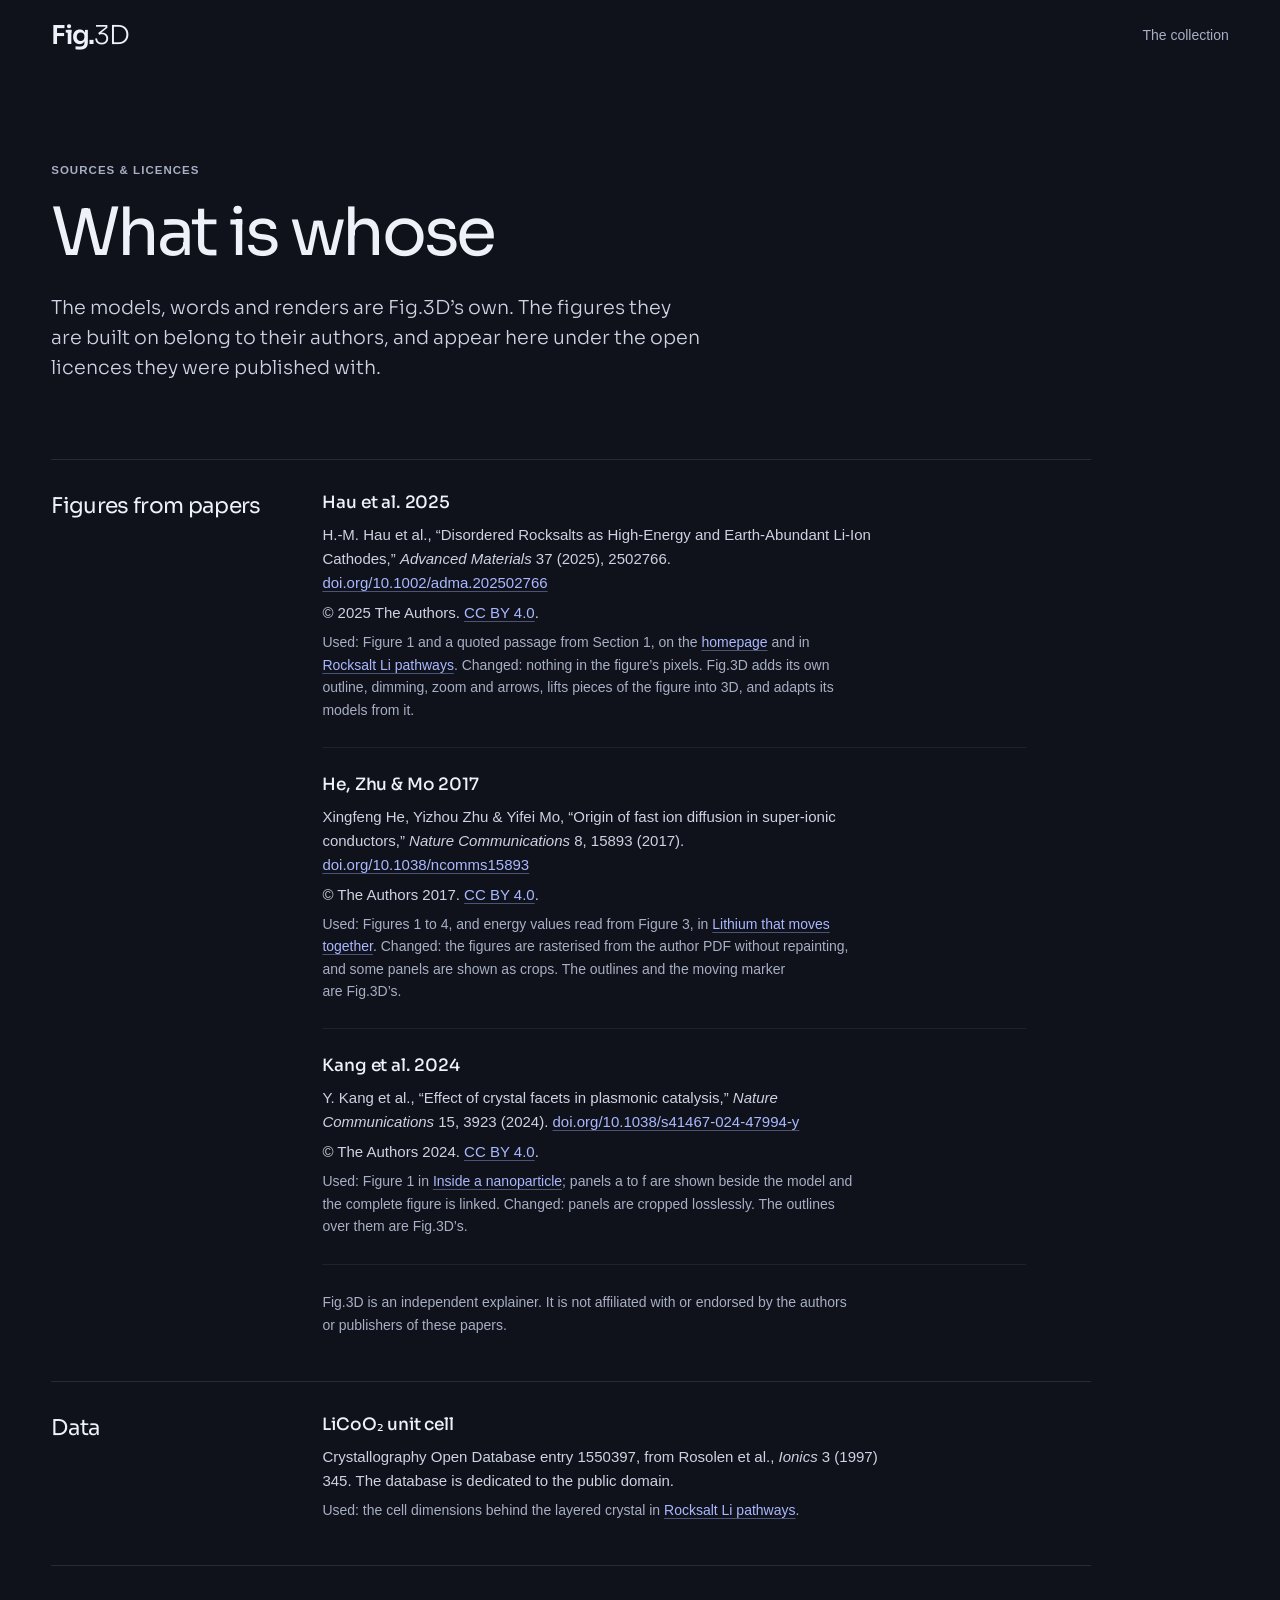
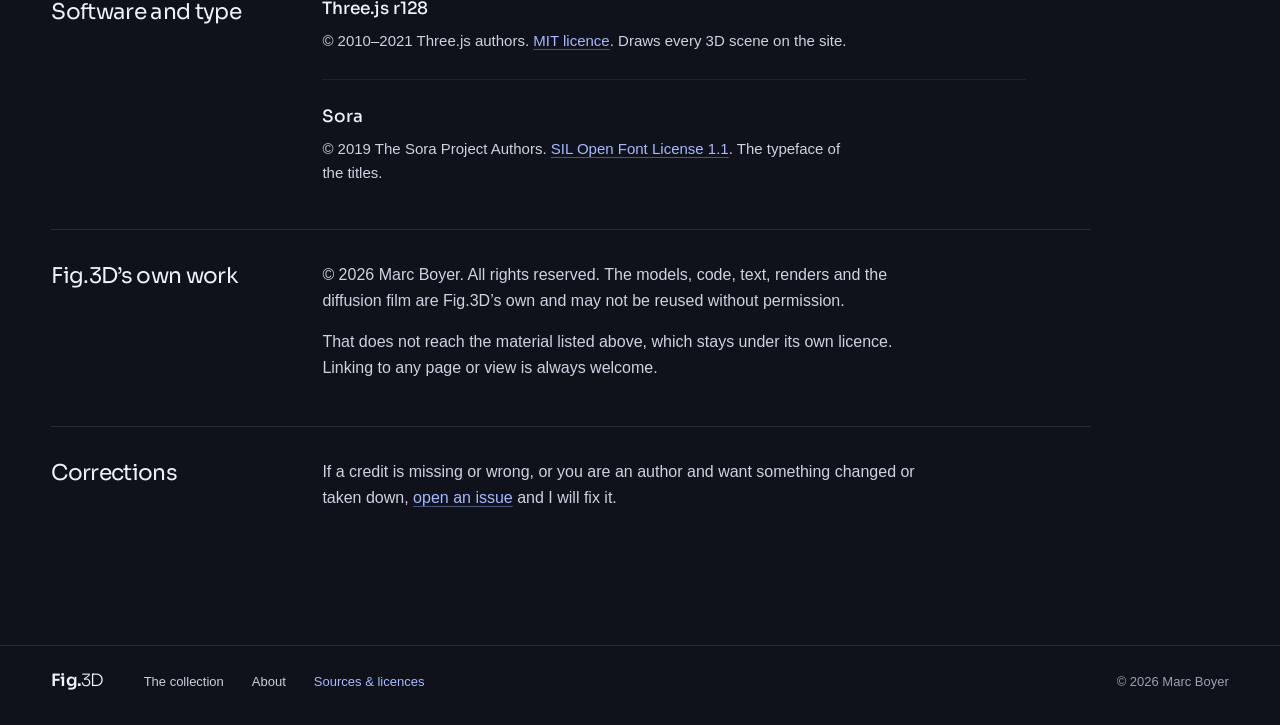
<file: credits.html>
<!doctype html>
<html lang="en"><head>
<meta charset="utf-8"><meta name="viewport" content="width=device-width,initial-scale=1">
<meta name="theme-color" content="#0f111b"><title>Sources &amp; licences — Fig.3D</title>
<meta name="description" content="Every paper figure, dataset, library and typeface Fig.3D uses, with its authors, its licence and what Fig.3D changed, and the terms for Fig.3D's own work.">
<meta property="og:site_name" content="Fig.3D">
<meta property="og:type" content="website">
<meta property="og:title" content="Sources &amp; licences">
<meta property="og:description" content="Every paper figure, dataset, library and typeface Fig.3D uses, with its authors, its licence and what Fig.3D changed, and the terms for Fig.3D's own work.">
<script type="application/ld+json">{"@context":"https://schema.org","@type":"WebPage","name":"Sources & licences","inLanguage":"en","isPartOf":{"@type":"WebSite","name":"Fig.3D"}}</script>
<link rel="preload" href="assets/fonts/Sora-Variable.ttf" as="font" type="font/ttf" crossorigin>
<link rel="stylesheet" href="visual-language.css"><link rel="stylesheet" href="site-page.css"><link rel="stylesheet" href="design-system.css">
<!-- share: written by tools/build-chrome.mjs from site.json -->
<link rel="canonical" href="https://marcboyertime.github.io/fig3d/credits.html">
<meta property="og:url" content="https://marcboyertime.github.io/fig3d/credits.html">
<meta property="og:image" content="https://marcboyertime.github.io/fig3d/assets/share/index.jpg">
<meta property="og:image:width" content="1200"><meta property="og:image:height" content="630">
<meta property="og:image:alt" content="Fig.3D: one lithium ion crossing a tetrahedral site between two octahedral sites, drawn in 3D">
<meta name="twitter:card" content="summary_large_image">
<meta name="author" content="Marc Boyer">
<link rel="icon" href="favicon.ico" sizes="32x32"><link rel="icon" href="favicon.svg" type="image/svg+xml"><link rel="apple-touch-icon" href="apple-touch-icon.png">
<!-- /share -->
</head><body>
<a class="skip" href="#main">Skip to content</a>
<header class="masthead"><a class="brand" href="index.html" aria-label="Fig.3D home">Fig.<span>3D</span></a><a href="index.html#collection">The collection</a></header>
<main id="main">
<div class="cover"><p class="eyebrow">Sources &amp; licences</p>
<h1>What is whose</h1>
<p class="lede">The models, words and renders are Fig.3D’s own. The figures they are built on belong to their authors, and appear here under the open licences they were published with.</p></div>
<div class="sections">
<section aria-labelledby="figures"><h2 id="figures">Figures from papers</h2><div>
<div class="source"><h3>Hau et al. 2025</h3>
<p>H.-M. Hau et al., “Disordered Rocksalts as High-Energy and Earth-Abundant Li-Ion Cathodes,” <i>Advanced Materials</i> 37 (2025), 2502766. <a href="https://doi.org/10.1002/adma.202502766" target="_blank" rel="noopener">doi.org/10.1002/adma.202502766</a></p>
<p>© 2025 The Authors. <a href="https://creativecommons.org/licenses/by/4.0/" target="_blank" rel="noopener license">CC BY 4.0</a>.</p>
<p class="where">Used: Figure 1 and a quoted passage from Section 1, on the <a href="index.html">homepage</a> and in <a href="rocksalt.html">Rocksalt Li pathways</a>. Changed: nothing in the figure’s pixels. Fig.3D adds its own outline, dimming, zoom and arrows, lifts pieces of the figure into 3D, and adapts its models from it.</p></div>
<div class="source"><h3>He, Zhu &amp; Mo 2017</h3>
<p>Xingfeng He, Yizhou Zhu &amp; Yifei Mo, “Origin of fast ion diffusion in super-ionic conductors,” <i>Nature Communications</i> 8, 15893 (2017). <a href="https://doi.org/10.1038/ncomms15893" target="_blank" rel="noopener">doi.org/10.1038/ncomms15893</a></p>
<p>© The Authors 2017. <a href="https://creativecommons.org/licenses/by/4.0/" target="_blank" rel="noopener license">CC BY 4.0</a>.</p>
<p class="where">Used: Figures 1 to 4, and energy values read from Figure 3, in <a href="fast-ion-diffusion.html">Lithium that moves together</a>. Changed: the figures are rasterised from the author PDF without repainting, and some panels are shown as crops. The outlines and the moving marker are Fig.3D’s.</p></div>
<div class="source"><h3>Kang et al. 2024</h3>
<p>Y. Kang et al., “Effect of crystal facets in plasmonic catalysis,” <i>Nature Communications</i> 15, 3923 (2024). <a href="https://doi.org/10.1038/s41467-024-47994-y" target="_blank" rel="noopener">doi.org/10.1038/s41467-024-47994-y</a></p>
<p>© The Authors 2024. <a href="https://creativecommons.org/licenses/by/4.0/" target="_blank" rel="noopener license">CC BY 4.0</a>.</p>
<p class="where">Used: Figure 1 in <a href="nanoparticle.html">Inside a nanoparticle</a>; panels a to f are shown beside the model and the complete figure is linked. Changed: panels are cropped losslessly. The outlines over them are Fig.3D’s.</p></div>
<p class="note">Fig.3D is an independent explainer. It is not affiliated with or endorsed by the authors or publishers of these papers.</p>
</div></section>
<section aria-labelledby="data"><h2 id="data">Data</h2><div>
<div class="source"><h3>LiCoO₂ unit cell</h3>
<p>Crystallography Open Database entry 1550397, from Rosolen et al., <i>Ionics</i> 3 (1997) 345. The database is dedicated to the public domain.</p>
<p class="where">Used: the cell dimensions behind the layered crystal in <a href="rocksalt.html">Rocksalt Li pathways</a>.</p></div>
</div></section>
<section aria-labelledby="software"><h2 id="software">Software and type</h2><div>
<div class="source"><h3>Three.js r128</h3>
<p>© 2010–2021 Three.js authors. <a href="assets/battery-three-LICENSE.txt">MIT licence</a>. Draws every 3D scene on the site.</p></div>
<div class="source"><h3>Sora</h3>
<p>© 2019 The Sora Project Authors. <a href="assets/fonts/OFL-Sora.txt">SIL Open Font License 1.1</a>. The typeface of the titles.</p></div>
</div></section>
<section aria-labelledby="own"><h2 id="own">Fig.3D’s own work</h2><div>
<p>© 2026 Marc Boyer. All rights reserved. The models, code, text, renders and the diffusion film are Fig.3D’s own and may not be reused without permission.</p>
<p>That does not reach the material listed above, which stays under its own licence. Linking to any page or view is always welcome.</p></div></section>
<section aria-labelledby="fix"><h2 id="fix">Corrections</h2><div>
<p>If a credit is missing or wrong, or you are an author and want something changed or taken down, <a href="https://github.com/marcboyertime/fig3d/issues" target="_blank" rel="noopener">open an issue</a> and I will fix it.</p></div></section>
</div>
</main>
<!-- site-footer: written by tools/build-chrome.mjs from site.json -->
<link rel="stylesheet" href="site-footer.css"><footer class="site-footer"><a class="site-footer-brand" href="index.html" aria-label="Fig.3D home">Fig.<span>3D</span></a><nav aria-label="Site"><a href="index.html#collection">The collection</a><a href="about.html">About</a><a href="credits.html" aria-current="page">Sources &amp; licences</a></nav><p>© 2026 Marc Boyer</p></footer>
<!-- /site-footer -->
</body></html>
</file>
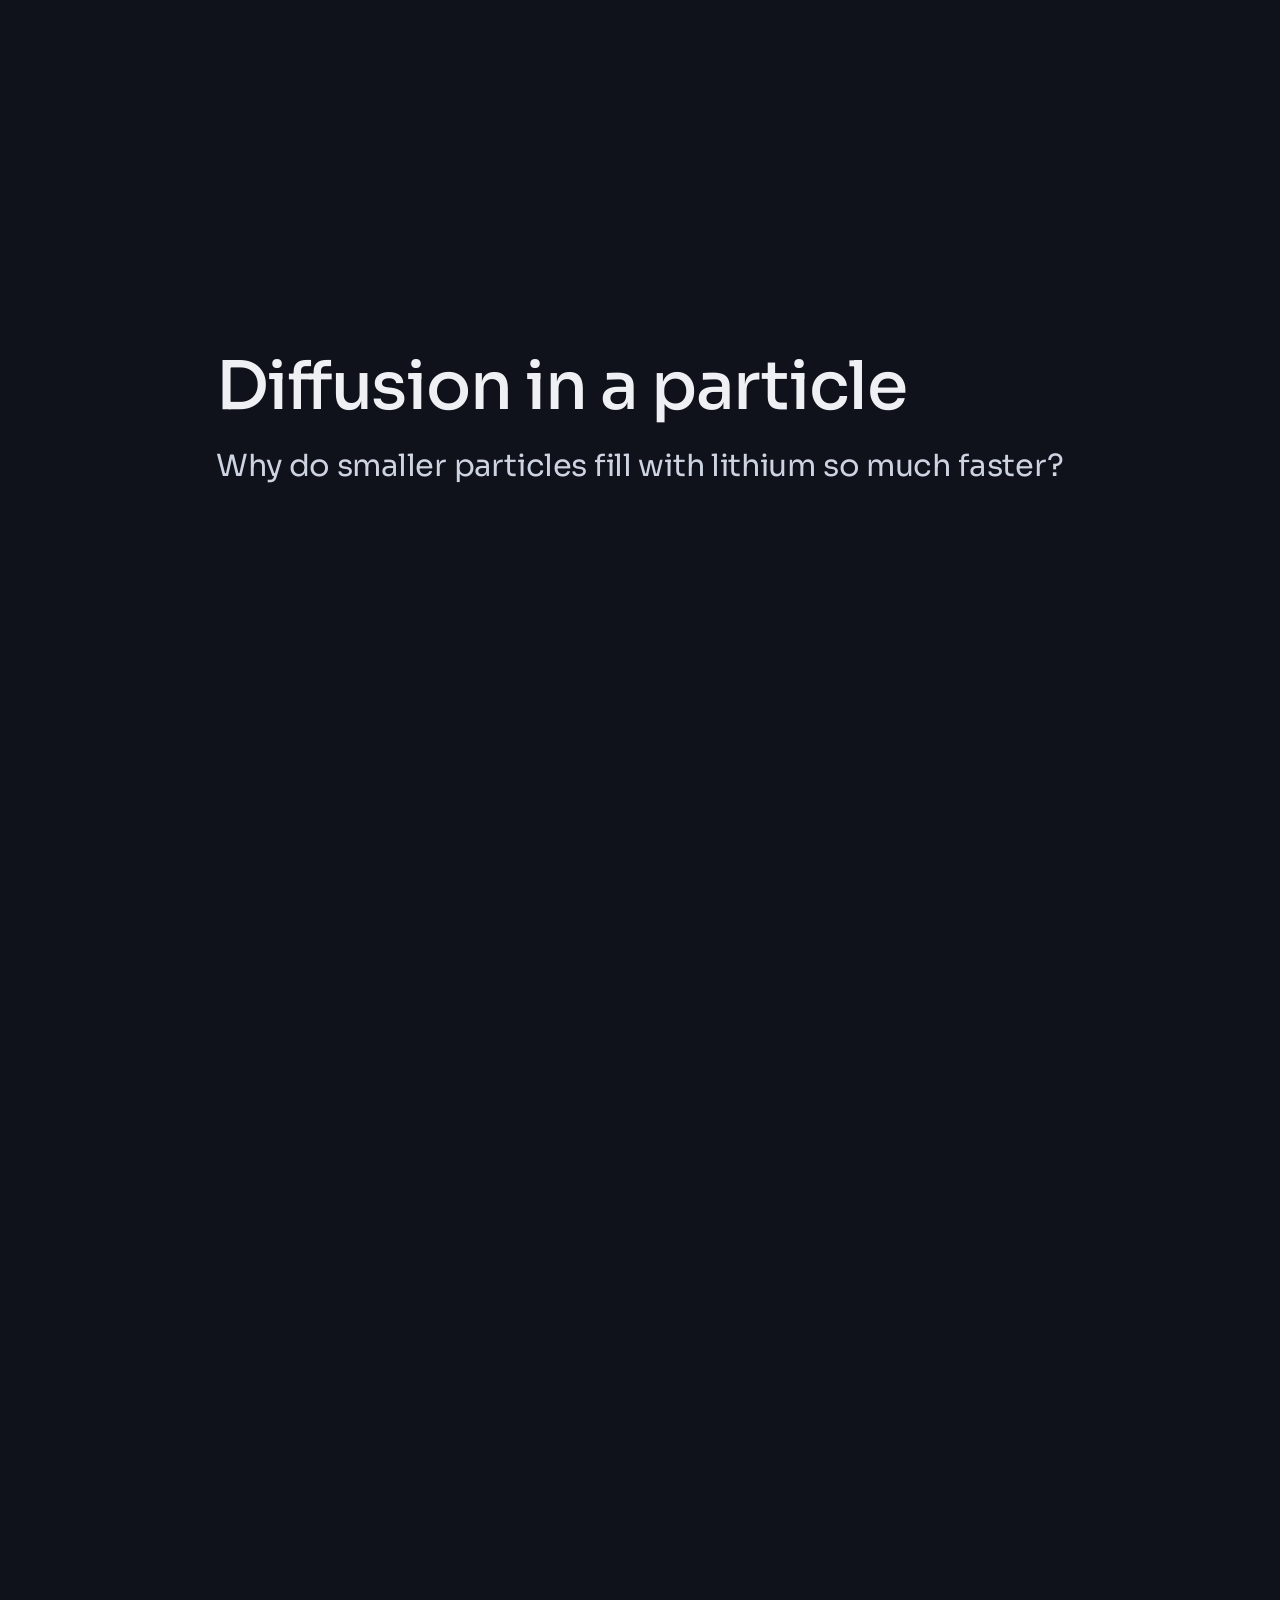
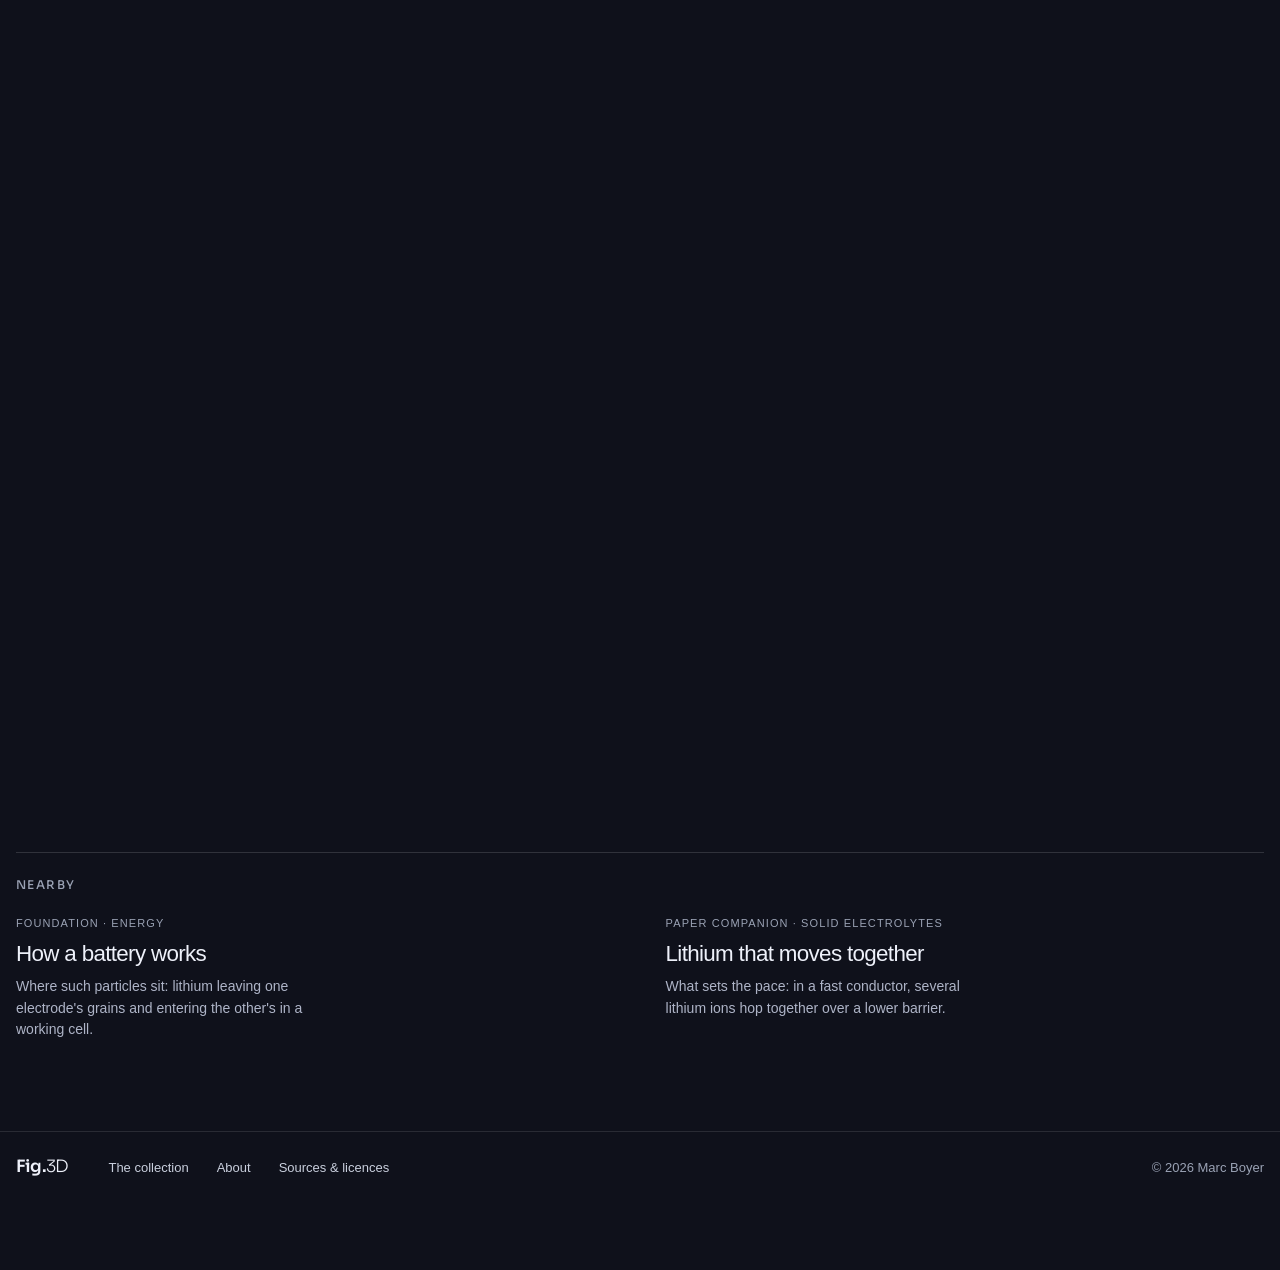
<file: diffusion.html>
<!doctype html>
<html lang="en">
<head>
  <meta charset="utf-8">
  <meta name="viewport" content="width=device-width, initial-scale=1">
  <meta name="theme-color" content="#0f111b">
  <title>Diffusion in a particle — Fig.3D</title>
  <meta name="description" content="Why do smaller particles fill with lithium so much faster? A film of lithium diffusing into a cut-open sphere, and a radius explorer for an ideal constant-diffusivity model.">
<meta property="og:site_name" content="Fig.3D">
<meta property="og:type" content="article">
<meta property="og:title" content="Diffusion in a particle">
<meta property="og:description" content="Why do smaller particles fill with lithium so much faster? A film of lithium diffusing into a cut-open sphere, and a radius explorer for an ideal constant-diffusivity model.">
<script type="application/ld+json">{"@context":"https://schema.org","@type":"LearningResource","name":"Diffusion in a particle","description":"Why do smaller particles fill with lithium so much faster? A film of lithium diffusing into a cut-open sphere, and a radius explorer for an ideal constant-diffusivity model.","inLanguage":"en","learningResourceType":"interactive visualization","isPartOf":{"@type":"WebSite","name":"Fig.3D"}}</script>
    <link rel="preload" href="assets/fonts/Sora-Variable.ttf" as="font" type="font/ttf" crossorigin><link rel="stylesheet" href="preview.css"><link rel="stylesheet" href="visual-language.css"><link rel="stylesheet" href="film.css"><link rel="stylesheet" href="module-opening.css"><link rel="stylesheet" href="annotations.css"><script>/* Layout v2 is the default (approved 17 October 2026); ?layout=v1 shows the earlier layout for comparison, &steps=rail the step-rail alternative */if(!/[?&]layout=v1\b/.test(location.search)){document.documentElement.classList.add('layout-v2');if(/[?&]steps=rail\b/.test(location.search))document.documentElement.classList.add('steps-rail')}</script><script src="module-opening.js"></script>
  <noscript><style>.film-stage video{opacity:1}</style></noscript>
  <script type="module" src="preview.js"></script>
  <script type="module" src="film.js"></script>
  <script type="module" src="diffusion-v2.mjs"></script>
<link rel="stylesheet" href="nearby.css"><link rel="stylesheet" href="design-system.css"><link rel="stylesheet" href="figure-pair.css?v=2"><link rel="stylesheet" href="layout-v2.css"><link rel="stylesheet" href="diffusion-v2.css">
<!-- share: written by tools/build-chrome.mjs from site.json -->
<link rel="canonical" href="https://marcboyertime.github.io/fig3d/diffusion.html">
<meta property="og:url" content="https://marcboyertime.github.io/fig3d/diffusion.html">
<meta property="og:image" content="https://marcboyertime.github.io/fig3d/assets/share/diffusion.jpg">
<meta property="og:image:width" content="1200"><meta property="og:image:height" content="630">
<meta property="og:image:alt" content="Diffusion in a particle on Fig.3D: a sphere cut open to show lithium filling it from the surface">
<meta name="twitter:card" content="summary_large_image">
<meta name="author" content="Marc Boyer">
<link rel="icon" href="favicon.ico" sizes="32x32"><link rel="icon" href="favicon.svg" type="image/svg+xml"><link rel="apple-touch-icon" href="apple-touch-icon.png">
<!-- /share -->
</head>
<body class="preview-page"><header class="preview-header" data-open="1"><a class="brand" href="index.html">Fig.<span>3D</span></a><a href="index.html#collection">Back to the collection</a></header><main><section class="film" aria-labelledby="page-title">
  <header class="module-head"><p class="eyebrow module-eyebrow" data-open="1">FOUNDATION · DIFFUSION</p><div data-open="title"><h1 id="page-title" data-open-line>Diffusion in a particle</h1><p class="fig-question" data-open-line>Why do smaller particles fill with lithium so much faster?</p></div>
  <section class="fig-intro" data-phone-after=".film-grid" aria-label="About this visualization" data-open="2">
  <div data-open="2"><h2>The idea</h2><p>A battery electrode is a powder of tiny particles. Lithium can only get into each one through its surface, and then has to spread inward by diffusion: random hopping, with no push toward the center. How long that takes is one of the limits on how fast the material can charge.</p></div>
  <div data-open="3"><h2>What you’re looking at</h2><p>A round particle with a quarter cut away, so you can see inside. The cut faces are colored by how much lithium is there, from dark purple for empty to blue for full, with contour lines at 20, 40, 60 and 80 percent. The beads show where the lithium is: they follow the amount, not the random path of any one ion. The film loops: lithium goes in, then comes back out.</p></div>
  <div data-open="4"><h2>Why size matters</h2><p>Diffusion time grows with the square of the distance, so half the radius takes a quarter of the time. This is an ideal sphere with one fixed diffusivity, not a measurement of a real material.</p></div>
  </section></header>
  <div class="film-label section-label" data-open="5"><span>01 — WATCH IT HAPPEN</span><span>BLENDER FILM</span></div>
  <div class="film-grid" data-open="5" data-open-stage>
    <div class="film-stage">
      <video id="film-video" muted loop playsinline preload="auto" poster="assets/diffusion-film/poster.webp" aria-describedby="film-desc">
        <source src="assets/diffusion-film/diffusion-960.mp4" type="video/mp4" media="(min-width: 561px)">
        <source src="assets/diffusion-film/diffusion-960.webm" type="video/webm" media="(min-width: 561px)">
        <source src="assets/diffusion-film/diffusion-640.mp4" type="video/mp4">
        <source src="assets/diffusion-film/diffusion-640.webm" type="video/webm">
      </video>
      <p id="film-desc" class="sr-only">A sphere with one quarter cut away. The two cut faces are colored by lithium concentration, dark purple for empty and blue for full, with hairline contours at 20, 40, 60 and 80 percent. Beads mark where the lithium is: they gather at the surface and spread toward the center, then thin out from the surface first when the surface is emptied. The film loops every 16 seconds.</p>
    </div>
    <div class="film-copy">
      <div class="eyebrow film-eyebrow"><span class="crosshair" aria-hidden="true">+</span> FIG. 01 <span>SPHERICAL DIFFUSION</span></div>
      <h2 id="film-title" class="film-title">Lithium fills a particle from the outside in</h2>
      <ol class="film-steps" id="film-steps">
        <li data-from="0" data-to="96"><b>The surface fills first</b><span>Lithium enters through the surface, so the outer shell is full long before the middle</span></li>
        <li data-from="96" data-to="192"><b>The center catches up slowly</b><span>Diffusion carries lithium inward. The deeper it has to go, the longer it takes</span></li>
        <li data-from="192" data-to="288"><b>Empty the surface, and lithium leaves</b><span>The outer shell drains first while the center is still full</span></li>
        <li data-from="288" data-to="384"><b>The center is the last to empty</b><span>The same distance sets the pace in both directions</span></li>
      </ol>
      <div class="film-readout">
        <div><span class="readout-key">Lithium</span><output id="film-phase">going in</output></div>
        <div><span class="readout-key">Time</span><output id="film-time">0.0 s</output></div>
        <div><span class="readout-key">Average fill</span><output id="film-fill">0%</output></div>
      </div>
      <p class="film-time-note" id="film-time-note"></p>
      <figure class="film-profile">
        <svg viewBox="0 0 360 84" role="img" aria-label="Live concentration profile from center to surface for the frame on screen">
          <path d="M28 6V64H352M28 35H352" class="grid"/>
          <path id="film-profile-fill" class="fill"/><path id="film-profile-line" class="line"/>
          <g class="axis"><text x="6" y="10">full</text><text x="6" y="67">empty</text><text x="28" y="80">center</text><text x="190" y="80" text-anchor="middle">r / R</text><text x="352" y="80" text-anchor="end">surface</text></g>
        </svg>
        <figcaption>Concentration from center to surface, for the frame on screen</figcaption>
      </figure>
      <div class="film-controls">
        <button id="film-toggle" class="motion-toggle" type="button" aria-pressed="false"><span class="pause-symbol" aria-hidden="true"></span><span id="film-toggle-label">Pause</span></button>
        <div class="film-scrub"><input id="film-scrub" type="range" min="0" max="383" step="1" value="0" aria-label="Film position"><div class="scrub-ends"><span>Lithium in</span><span>Lithium out</span></div></div>
      </div>
    </div>
  </div>
<script src="phone-order.js"></script>
</section>    <section id="explore" class="exploration light-section" data-open="6" aria-labelledby="explore-title">
      <div class="section-label"><span>02 — TRY AN IDEA</span><span>INTERACTIVE MODEL PREVIEW</span></div>
      <div class="explore-heading"><h2 id="explore-title">Small particle<br>Different timescale</h2><p>Same material. Same elapsed time.<br>Change the radius and see what happens inside.</p></div>
      <div class="experiment">
        <div class="experiment-figure">
          <div class="figure-top"><span>FIG. 02 / A</span><span>RADIAL CROSS SECTION</span><span>t = 2 s</span></div>
          <div class="particle-stage"><svg id="particle" viewBox="0 0 560 380" role="img" aria-labelledby="particle-title particle-desc">
            <title id="particle-title">Concentration through a spherical particle</title>
            <desc id="particle-desc">A circular cross section colors the concentration at each radial position. At the same diffusivity and elapsed time, a smaller particle has a more uniform profile.</desc>
            <defs><radialGradient id="concentration-gradient"></radialGradient></defs>
            <path d="M54 190H506M280 45V335" stroke="#2f364d" stroke-dasharray="3 6"/>
            <circle id="particle-outline" cx="280" cy="190" r="60" fill="url(#concentration-gradient)" stroke="#a5adc5" stroke-opacity=".7" stroke-width="1"/><g id="particle-contours"></g>
            <path id="radius-line" d="M280 190H340" stroke="#fff" stroke-width="1.2"/>
            <circle cx="280" cy="190" r="3" fill="#fff"/>
            <text id="radius-label" x="305" y="207" fill="#fff" font-size="15" font-family="monospace">R</text>
          </svg></div>
          <div class="concentration-key"><span>Relative concentration, c/cₛ</span><span class="color-key"><span>0</span><i aria-hidden="true"></i><span>1</span></span></div>
          <div class="profile-header"><span>FIG. 02 / B</span><span>THE SAME FIELD, AS A PROFILE</span></div>
          <svg class="profile-plot" viewBox="0 0 560 130" role="img" aria-labelledby="profile-title profile-desc">
            <title id="profile-title">Radial concentration profile</title><desc id="profile-desc">Concentration from center to surface. The horizontal axis is normalized distance r over R; the vertical axis is relative concentration from zero to one.</desc>
            <path d="M34 15V99H538M34 15H538M34 57H538" stroke="#2f364d" fill="none" stroke-width=".7"/>
            <path id="profile-fill" fill="#84a4ff" fill-opacity=".12"/><path id="profile-curve" stroke="#84a4ff" stroke-width="2" fill="none"/>
            <g font-size="12" fill="#a0a8bf" font-family="monospace"><text x="10" y="20">1</text><text x="10" y="103">0</text><text x="34" y="122">center</text><text x="280" y="122" text-anchor="middle">r / R</text><text x="538" y="122" text-anchor="end">surface</text></g>
          </svg>
        </div>
        <div class="experiment-controls">
          <div class="interaction-label"><span class="accent-square" aria-hidden="true"></span> COMPARE SIZES</div>
          <h3>Half the distance<br>A quarter of the time</h3>
          <p>The characteristic diffusion time scales with the square of the particle radius. A shorter path makes a big difference.</p>
          <div class="radius-control"><label for="radius">Particle radius <output id="radius-value" for="radius">50 <span>nm</span></output></label><input id="radius" type="range" min="25" max="100" step="5" value="50" aria-describedby="radius-help"><div class="range-ends"><span>25 nm</span><span>100 nm</span></div><p id="radius-help">Drag to compare the concentration profiles.</p></div>
          <div class="result-line"><output id="scale-value" for="radius">1.00<span>×</span></output><p>the time a 50 nm particle takes<br><small>Diffusion time grows with the radius squared</small></p></div>
          <p class="fixed-inputs">Fixed: D = 10⁻¹⁶ m²/s · elapsed time = 2 s</p>
          <button id="model-open" class="line-button" type="button">The model & its limits <span aria-hidden="true">+</span></button>
        </div>
      </div>
      <p class="experiment-caption">An idealized sphere. Illustrative inputs. A starting point for understanding diffusion—not a prediction of battery performance.</p>
    </section>

<!-- Layout v2 (the default; ?layout=v1 shows the earlier layout): the steps, chapter rail, phone bar, dock and stage chip.
     diffusion-v2.mjs moves them into place; each step is cut from this page's own words and model notes. -->
<template id="v2-tpl">
<nav class="v2-rail" aria-label="Chapters"><a href="#fill" data-ch="0"><span class="n">1</span><span class="t">Watch it happen</span></a><a href="#size" data-ch="1"><span class="n">2</span><span class="t">Compare sizes</span></a></nav>
<div class="v2-phonebar"><span class="v2-now"><span class="n">1</span><span class="t">Watch it happen</span><span class="dots"></span></span><button class="v2-chbtn" type="button" aria-label="Chapters" aria-expanded="false" aria-controls="v2-chapters"><svg viewBox="0 0 20 20" aria-hidden="true"><path d="M3 5h14M3 10h14M3 15h9"/></svg></button></div>
<nav class="v2-chapters" id="v2-chapters" aria-label="Chapters" hidden><p class="v2-label">Chapters</p><ol><li><a href="#fill" data-ch="0"><span class="n">1</span>Watch it happen</a></li><li><a href="#size" data-ch="1"><span class="n">2</span>Compare sizes</a></li></ol></nav>
<div class="v2-steps">
<section class="v2-step" data-sec="fill" aria-labelledby="v2h-fill">
<p class="v2-label"><span class="n">1</span>Watch it happen<span class="pos">1 of 4</span></p>
<h2 id="v2h-fill">The surface fills first</h2>
<p class="v2-body">Lithium enters through the surface, so the outer shell is full long before the middle.</p>
<p class="v2-limit">The beads show where the lithium is: they follow the amount, not the random path of any one ion.</p>
<div class="v2-foot"><span class="v2-src">In the model · Crank (1975), eq. 6.18</span><button class="v2-morebtn" type="button" aria-expanded="false" aria-controls="v2m-fill">More on this step<svg viewBox="0 0 12 12" aria-hidden="true"><path d="M2 4l4 4 4-4"/></svg></button><button class="v2-go" type="button" hidden>Go to this view</button></div><div class="v2-more-body" id="v2m-fill" hidden></div>
</section>
<section class="v2-step" data-sec="center" aria-labelledby="v2h-center">
<p class="v2-label"><span class="n">1</span>Watch it happen<span class="pos">2 of 4</span></p>
<h2 id="v2h-center">The center catches up slowly</h2>
<p class="v2-body">Diffusion carries lithium inward. The deeper it has to go, the longer it takes.</p>
<p class="v2-limit">Diffusion is random hopping, with no push toward the center.</p>
<div class="v2-foot"><span class="v2-src">In the model · Crank (1975), eq. 6.18</span><button class="v2-morebtn" type="button" aria-expanded="false" aria-controls="v2m-center">More on this step<svg viewBox="0 0 12 12" aria-hidden="true"><path d="M2 4l4 4 4-4"/></svg></button><button class="v2-go" type="button" hidden>Go to this view</button></div><div class="v2-more-body" id="v2m-center" hidden></div>
</section>
<section class="v2-step" data-sec="empty" aria-labelledby="v2h-empty">
<p class="v2-label"><span class="n">1</span>Watch it happen<span class="pos">3 of 4</span></p>
<h2 id="v2h-empty">Empty the surface, and lithium leaves</h2>
<p class="v2-body">The outer shell drains first while the center is still full.</p>
<p class="v2-limit">The cutaway is a viewing aid, not a change to the sphere’s boundary conditions.</p>
<div class="v2-foot"><span class="v2-src">In the model · Crank (1975), eq. 6.18</span><button class="v2-morebtn" type="button" aria-expanded="false" aria-controls="v2m-empty">More on this step<svg viewBox="0 0 12 12" aria-hidden="true"><path d="M2 4l4 4 4-4"/></svg></button><button class="v2-go" type="button" hidden>Go to this view</button></div><div class="v2-more-body" id="v2m-empty" hidden></div>
</section>
<section class="v2-step" data-sec="last" aria-labelledby="v2h-last">
<p class="v2-label"><span class="n">1</span>Watch it happen<span class="pos">4 of 4</span></p>
<h2 id="v2h-last">The center is the last to empty</h2>
<p class="v2-body">The same distance sets the pace in both directions.</p>
<p class="v2-limit">The film loops: lithium goes in, then comes back out.</p>
<div class="v2-foot"><span class="v2-src">In the model · Crank (1975), eq. 6.18</span><button class="v2-morebtn" type="button" aria-expanded="false" aria-controls="v2m-last">More on this step<svg viewBox="0 0 12 12" aria-hidden="true"><path d="M2 4l4 4 4-4"/></svg></button><button class="v2-go" type="button" hidden>Go to this view</button></div><div class="v2-more-body" id="v2m-last" hidden></div>
</section>
<section class="v2-step" data-sec="size" aria-labelledby="v2h-size">
<p class="v2-label"><span class="n">2</span>Compare sizes<span class="pos">1 of 1</span></p>
<h2 id="v2h-size">Half the distance, a quarter of the time</h2>
<p class="v2-body">The characteristic diffusion time scales with the square of the particle radius. A shorter path makes a big difference.</p>
<div class="v2-rx"></div>
<div class="v2-ctl-slot"><div class="v2-ctl"><div class="v2-slider" data-range="#radius" data-out="#radius-value"><div class="v2-grow"><div class="v2-shead"><label for="v2r-size">Particle radius</label><output></output></div><div class="v2-track"><input class="v2-range" id="v2r-size" type="range" min="25" max="100" step="5" value="50"></div><div class="v2-ends" aria-hidden="true"><span>25 nm</span><span>100 nm</span></div></div></div></div></div>
<p class="v2-limit">Fixed: D = 10⁻¹⁶ m²/s, elapsed time 2 s. An idealized sphere with illustrative inputs: a starting point for understanding diffusion, not a prediction of battery performance.</p>
<div class="v2-foot"><span class="v2-src">In the model · Crank (1975), eq. 6.18</span><button class="v2-morebtn" type="button" aria-expanded="false" aria-controls="v2m-size">More on this step<svg viewBox="0 0 12 12" aria-hidden="true"><path d="M2 4l4 4 4-4"/></svg></button><button class="v2-go" type="button" hidden>Go to this view</button></div><div class="v2-more-body" id="v2m-size" hidden></div>
</section>
<div class="v2-pager"><button class="v2-prev" type="button">← Back</button><span class="v2-pos"></span><button class="v2-next" type="button">Next →</button></div>
</div>
<section class="v2-dock" aria-label="This step’s control"></section>
<div class="v2-stagechip ui-tl" hidden><span>Showing <b class="v2-chip-now"></b></span><button type="button">Go to this view</button></div>
</template>
<!-- nearby: written by tools/build-nearby.mjs from catalog.json -->
<nav class="nearby" data-page="diffusion" aria-labelledby="nearby-title"><h2 id="nearby-title">Nearby</h2><ul><li><a href="battery.html"><span class="nearby-kicker">Foundation · Energy</span><span class="nearby-title">How a battery works</span><span class="nearby-why">Where such particles sit: lithium leaving one electrode's grains and entering the other's in a working cell.</span></a></li><li><a href="fast-ion-diffusion.html"><span class="nearby-kicker">Paper companion · Solid electrolytes</span><span class="nearby-title">Lithium that moves together</span><span class="nearby-why">What sets the pace: in a fast conductor, several lithium ions hop together over a lower barrier.</span></a></li></ul></nav>
<!-- /nearby -->
</main>  <dialog id="model-dialog" aria-labelledby="model-title"><button class="dialog-close" type="button" aria-label="Close model notes">×</button><div class="eyebrow">MODEL NOTES</div><h2 id="model-title">A smaller distance<br>A different timescale</h2><p>The diagram uses the analytical series solution for diffusion into a sphere (Crank, <i>The Mathematics of Diffusion</i>, 2nd ed., 1975, eq. 6.18). The surface concentration is held constant; concentration starts at zero throughout the interior. Diffusivity is constant and the sphere does not change shape.</p><p>The concentration profile is shown at the same illustrative elapsed time and diffusivity for each radius. The characteristic diffusion time scales as <strong>R² / D</strong>. Doubling the radius gives four times the characteristic time at fixed D.</p><p class="equation">c(x, τ) = 1 − 2/(πx) Σ [ (−1)ⁿ⁺¹ sin(nπx) / n ] e<sup>−n²π²τ</sup></p><p>Here x = r/R and τ = Dt/R². The preview uses D = 10⁻¹⁶ m²/s, t = 2 s, and 40 series terms. These are illustrative inputs, not measured properties of a particular cathode.</p><p>The film at the top uses the same equation, solved numerically while the surface concentration switches between 1 and 0 every 8 seconds of film. It shows the repeating cycle, so the last frame joins the first. The colors and contours on the cut faces come straight from that solution. Each bead is placed so the beads on a face follow the same concentration, which makes them trace the flow of lithium rather than individual random walks. The cutaway is a viewing aid, not a change to the sphere’s boundary conditions. The film’s time readout uses the radius chosen below.</p><p>The model omits particle interactions, electrode reactions, changing diffusivity, phase transitions, and electrochemical boundary conditions. It cannot predict a real battery’s capacity or charging speed.</p><a class="text-link" href="https://weewave.mer.utexas.edu/MED_files/MED_research/MEMS_chem_snsr/beads/sph_diff_web.html" target="_blank" rel="noopener">Background: diffusion into a sphere · UT Austin</a></dialog>
<style>.preview-header{display:flex;justify-content:space-between;align-items:center;padding:28px var(--gutter);font-size:14px}</style><!-- site-footer: written by tools/build-chrome.mjs from site.json -->
<link rel="stylesheet" href="site-footer.css"><footer class="site-footer"><a class="site-footer-brand" href="index.html" aria-label="Fig.3D home">Fig.<span>3D</span></a><nav aria-label="Site"><a href="index.html#collection">The collection</a><a href="about.html">About</a><a href="credits.html">Sources &amp; licences</a></nav><p>© 2026 Marc Boyer</p></footer>
<!-- /site-footer -->
</body></html>
</file>
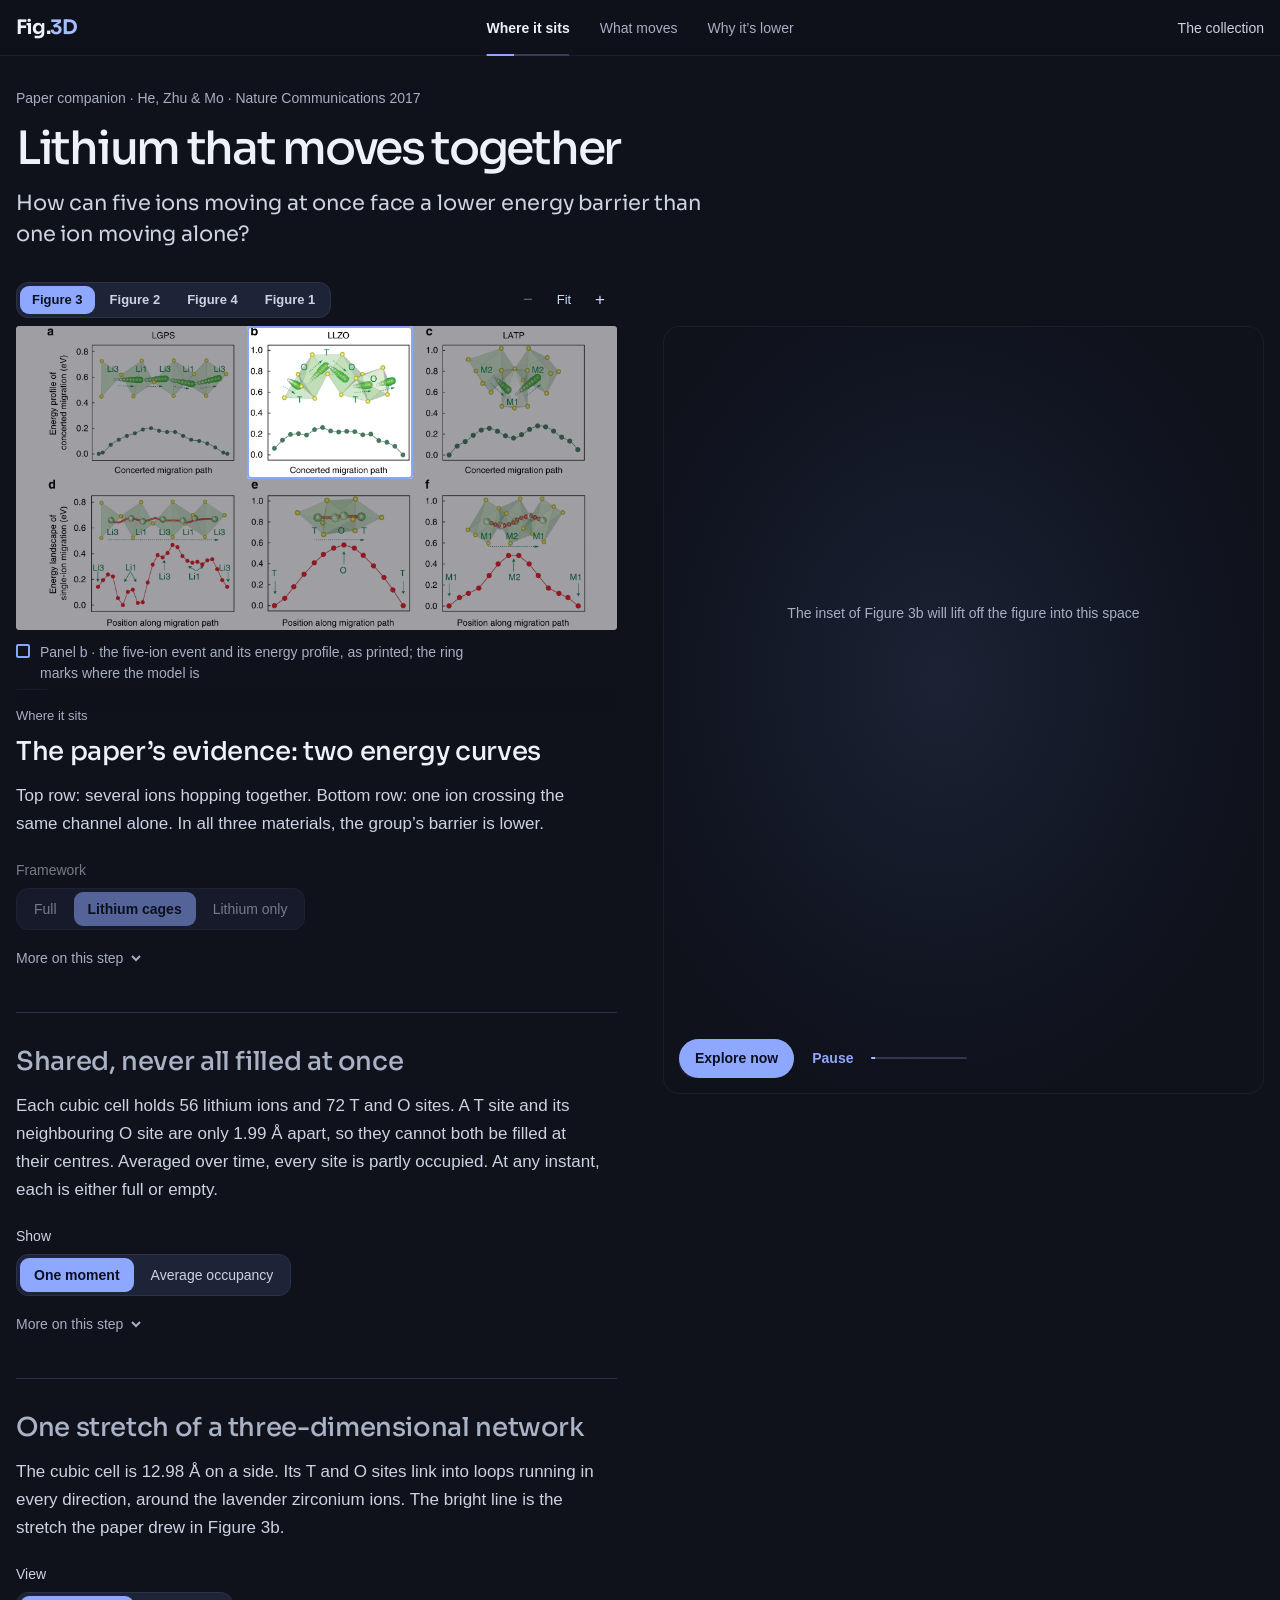
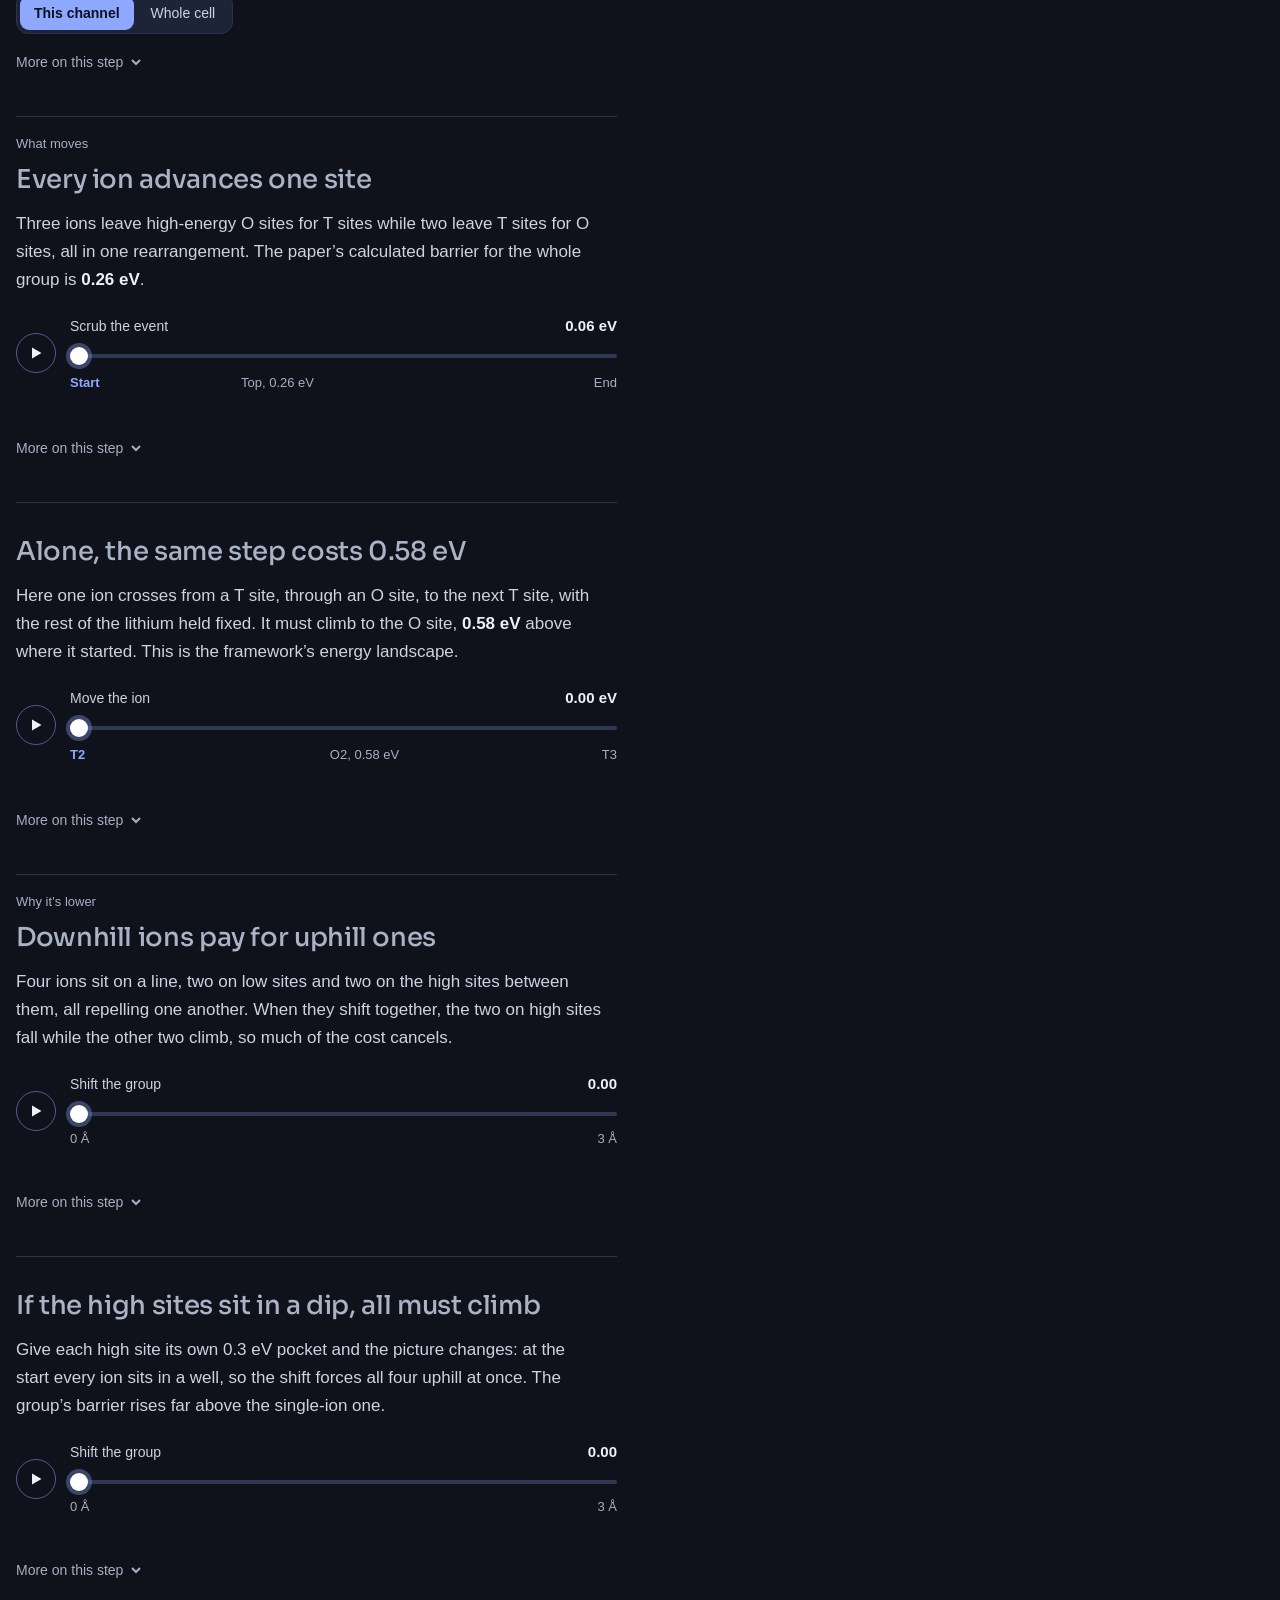
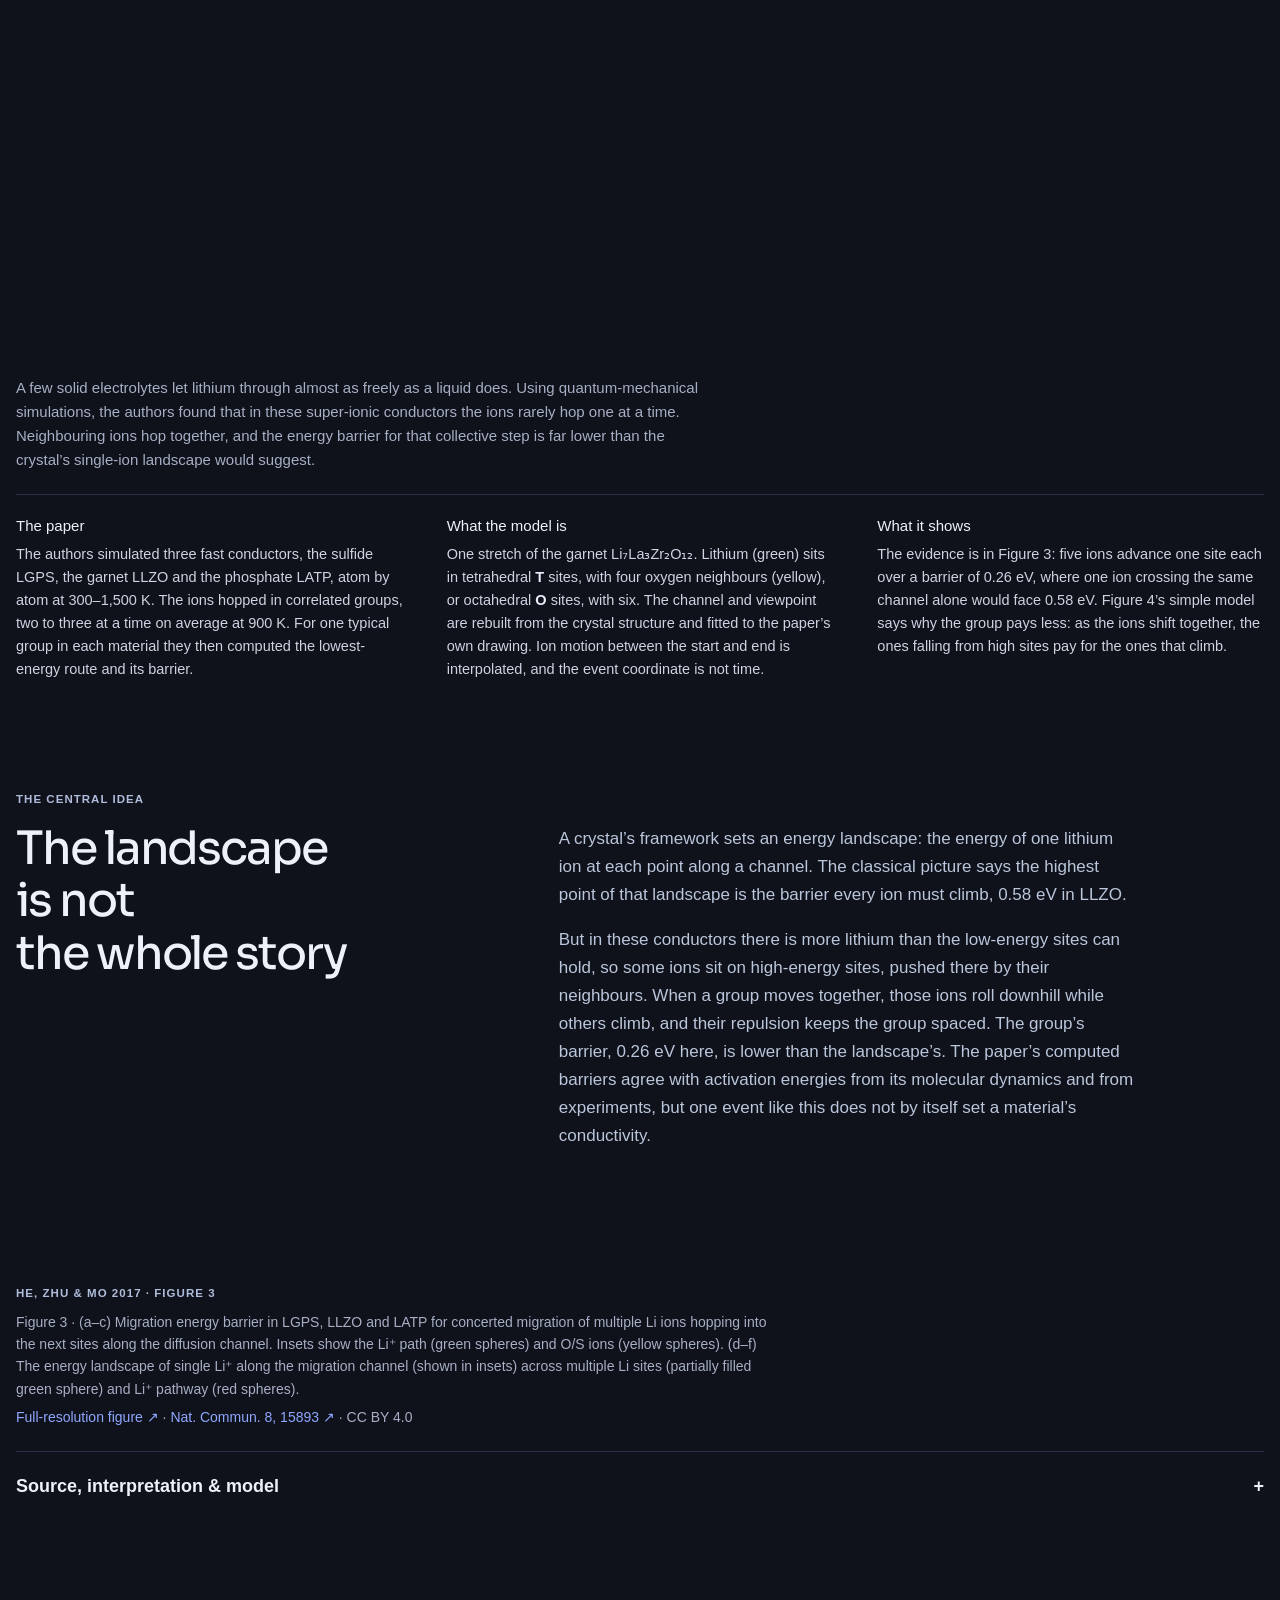
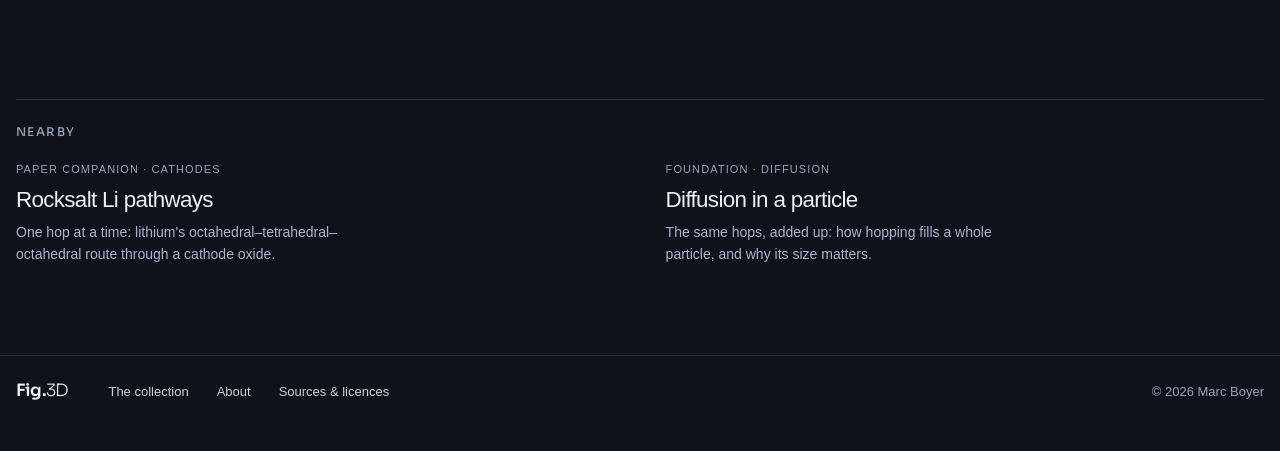
<file: fast-ion-diffusion.html>
<!doctype html>
<html lang="en"><head><meta charset="utf-8"><meta name="viewport" content="width=device-width,initial-scale=1"><meta name="theme-color" content="#0f111b"><title>Lithium that moves together (He, Zhu &amp; Mo 2017, Fig. 3) — Fig.3D</title><meta name="description" content="A companion to He, Zhu &amp; Mo (2017): in the garnet LLZO, five lithium ions hop as one event over a 0.26 eV barrier, while one ion alone faces 0.58 eV. See the channel in 3D, scrub the event against the paper's energy curve, and test the paper's model of why.">
<meta property="og:site_name" content="Fig.3D">
<meta property="og:type" content="article">
<meta property="og:title" content="Lithium that moves together">
<meta property="og:description" content="A companion to He, Zhu &amp; Mo (2017): in the garnet LLZO, five lithium ions hop as one event over a 0.26 eV barrier, while one ion alone faces 0.58 eV. See the channel in 3D, scrub the event against the paper's energy curve, and test the paper's model of why.">
<script type="application/ld+json">{"@context":"https://schema.org","@type":"LearningResource","name":"Lithium that moves together","description":"A companion to He, Zhu & Mo (2017): in the garnet LLZO, five lithium ions hop as one event over a 0.26 eV barrier, while one ion alone faces 0.58 eV. See the channel in 3D, scrub the event against the paper's energy curve, and test the paper's model of why.","inLanguage":"en","learningResourceType":"interactive visualization","isPartOf":{"@type":"WebSite","name":"Fig.3D"},"isBasedOn":{"@type":"ScholarlyArticle","headline":"Origin of fast ion diffusion in super-ionic conductors","datePublished":"2017","sameAs":"https://doi.org/10.1038/ncomms15893","isPartOf":{"@type":"Periodical","name":"Nature Communications"},"author":[{"@type":"Person","name":"Xingfeng He"},{"@type":"Person","name":"Yizhou Zhu"},{"@type":"Person","name":"Yifei Mo"}]}}</script><link rel="preload" href="assets/fonts/Sora-Variable.ttf" as="font" type="font/ttf" crossorigin><link rel="preload" href="assets/fast-ion-diffusion/figure-3.webp" as="image"><link rel="stylesheet" href="visual-language.css"><link rel="stylesheet" href="fast-ion-diffusion.css?v=5"><link rel="stylesheet" href="annotations.css"><script src="navigation-motion.js"></script><script>/* Layout v2 is the default (approved 17 October 2026); ?layout=v1 shows the earlier layout for comparison, &steps=rail the step-rail alternative */if(!/[?&]layout=v1\b/.test(location.search)){document.documentElement.classList.add('layout-v2');if(/[?&]steps=rail\b/.test(location.search))document.documentElement.classList.add('steps-rail')}</script><script>try{var q=new URLSearchParams(location.search),k='fig3d-seen:fast-ion-diffusion';if(!matchMedia('(prefers-reduced-motion: reduce)').matches&&!q.has('reduced')&&(q.has('opening')||q.has('intro')||(!localStorage.getItem(k)&&!location.hash&&!['no-opening','fallback','no-webgl'].some(function(n){return q.has(n)})))){document.documentElement.classList.add('build-in');localStorage.setItem(k,'1');}}catch(e){}</script><script defer src="assets/battery-three-r128.min.js"></script><script type="module" src="fast-ion-diffusion.js?v=6"></script><script type="module" src="fast-ion-diffusion-v2.mjs"></script><link rel="stylesheet" href="nearby.css"><link rel="stylesheet" href="design-system.css"><link rel="stylesheet" href="figure-pair.css?v=3"><link rel="stylesheet" href="layout-v2.css"><link rel="stylesheet" href="fast-ion-diffusion-v2.css">
<!-- share: written by tools/build-chrome.mjs from site.json -->
<link rel="canonical" href="https://marcboyertime.github.io/fig3d/fast-ion-diffusion.html">
<meta property="og:url" content="https://marcboyertime.github.io/fig3d/fast-ion-diffusion.html">
<meta property="og:image" content="https://marcboyertime.github.io/fig3d/assets/share/fast-ion-diffusion.jpg">
<meta property="og:image:width" content="1200"><meta property="og:image:height" content="630">
<meta property="og:image:alt" content="Lithium that moves together on Fig.3D: five lithium ions along a garnet channel">
<meta name="twitter:card" content="summary_large_image">
<meta name="author" content="Marc Boyer">
<link rel="icon" href="favicon.ico" sizes="32x32"><link rel="icon" href="favicon.svg" type="image/svg+xml"><link rel="apple-touch-icon" href="apple-touch-icon.png">
<!-- /share -->
</head><body>
<a class="skip" href="#explorer">Skip to the visualization</a>
<header class="masthead"><a class="brand" href="index.html">Fig.<span>3D</span></a><a href="index.html#collection">The collection <span aria-hidden="true">↗</span></a></header>
<main>
<header class="intro"><p class="eyebrow">Paper companion · He, Zhu &amp; Mo · Nature Communications 2017</p><h1>Lithium that moves together</h1><p class="question">How can five ions moving at once face a lower energy barrier than one ion moving alone?</p></header>
<section class="primer" data-phone-after="#explorer" aria-label="What this paper is about">
 <p class="primer-lede">A few solid electrolytes let lithium through almost as freely as a liquid does. Using quantum-mechanical simulations, the authors found that in these super-ionic conductors the ions rarely hop one at a time. Neighbouring ions hop together, and the energy barrier for that collective step is far lower than the crystal’s single-ion landscape would suggest.</p>
 <div class="primer-points">
  <div><p class="primer-step">The paper</p><p>The authors simulated three fast conductors, the sulfide LGPS, the garnet LLZO and the phosphate LATP, atom by atom at 300–1,500 K. The ions hopped in correlated groups, two to three at a time on average at 900 K. For one typical group in each material they then computed the lowest-energy route and its barrier.</p></div>
  <div><p class="primer-step">What the model is</p><p>One stretch of the garnet Li₇La₃Zr₂O₁₂. Lithium (green) sits in tetrahedral <b>T</b> sites, with four oxygen neighbours (yellow), or octahedral <b>O</b> sites, with six. The channel and viewpoint are rebuilt from the crystal structure and fitted to the paper’s own drawing. Ion motion between the start and end is interpolated, and the event coordinate is not time.</p></div>
  <div><p class="primer-step">What it shows</p><p>The evidence is in Figure 3: five ions advance one site each over a barrier of 0.26 eV, where one ion crossing the same channel alone would face 0.58 eV. Figure 4’s simple model says why the group pays less: as the ions shift together, the ones falling from high sites pay for the ones that climb.</p></div>
 </div>
</section>
<section id="explorer" class="explorer" aria-label="Explore concerted lithium migration">
<div class="toolbar">
 <div role="tablist" aria-label="Questions" class="tabs"><button role="tab" id="tab-sites" data-question="sites" aria-selected="false" aria-controls="inspection" tabindex="-1">Where it sits</button><button role="tab" id="tab-event" data-question="event" aria-selected="true" aria-controls="inspection">What moves</button><button role="tab" id="tab-barrier" data-question="barrier" aria-selected="false" aria-controls="inspection" tabindex="-1">Why it’s lower</button></div>
 <div id="display-switch" class="display-switch" role="group" aria-label="Show the model or an original figure"><button data-display="model" aria-pressed="false" aria-controls="stage">3D channel</button><button data-display="chain" aria-pressed="false" aria-controls="stage" hidden>1D model</button><button data-display="3" aria-pressed="true" aria-controls="stage">Figure 3</button><button data-display="2" aria-pressed="false" aria-controls="stage">Figure 2</button><button data-display="4" aria-pressed="false" aria-controls="stage" hidden>Figure 4</button><button data-display="1" aria-pressed="false" aria-controls="stage" hidden>Figure 1</button></div>
</div>
<div class="stage-column">
<div id="stage" class="stage">
 <div class="scene-content">
  <canvas id="channel" tabindex="0" role="img" aria-label="Three-dimensional lithium channel in the garnet LLZO. Drag to turn, click an ion or site to select it. Arrow keys rotate, plus and minus zoom, Home resets." aria-describedby="scene-help"></canvas>
  <div id="scene-labels" class="scene-labels" aria-hidden="true"></div>
  <div id="scene-key" class="scene-key" aria-hidden="true"></div>
 </div>
 <div id="chain-view" class="chain-view"><svg id="chain-svg" viewBox="0 0 960 530" preserveAspectRatio="xMidYMid meet" role="img" aria-labelledby="chain-title chain-desc"><title id="chain-title">The paper’s one-dimensional model</title><desc id="chain-desc"></desc></svg></div>
 <div id="paper-view" class="paper-view"><div id="paper-viewport" class="paper-viewport" tabindex="0" role="region" aria-label="Original paper figure. Use the zoom buttons to enlarge, then drag or scroll to pan."><div class="paper-sheet"><img id="paper-image" src="assets/fast-ion-diffusion/figure-3.webp" width="1936" height="980" alt="Original Figure 3: concerted-migration energy profiles (a–c) and single-ion energy landscapes (d–f) for LGPS, LLZO and LATP."></div></div></div>
 <div id="fallback" class="fallback" hidden><p>3D is unavailable in this browser. The figures, energy curves and explanations still work.</p></div>
 <div class="stage-bar">
  <div id="opening-controls" class="opening-controls" hidden><button id="explore" class="pill">Explore now</button><button id="opening-pause" class="text-action" aria-pressed="false">Pause</button><span id="opening-progress" class="opening-progress" aria-hidden="true"></span></div>
  <div id="figure-tools" class="figure-tools" hidden><p id="figure-help">Original figure · He, Zhu &amp; Mo 2017 · CC BY 4.0</p><div role="group" aria-label="Figure magnification"><button id="figure-out" aria-label="Zoom out of figure">−</button><button id="figure-fit">Fit</button><button id="figure-in" aria-label="Zoom into figure">+</button></div></div>
  <p id="scene-help" class="scene-help">Drag to turn · tap an ion</p>
  <div id="camera-controls" class="camera-controls" role="group" aria-label="Camera controls"><button data-camera="left" aria-label="Rotate left">←</button><button data-camera="right" aria-label="Rotate right">→</button><button data-camera="up" aria-label="Rotate upward">↑</button><button data-camera="down" aria-label="Rotate downward">↓</button><button data-camera="in" aria-label="Zoom in">+</button><button data-camera="out" aria-label="Zoom out">−</button><button data-camera="reset">Reset</button></div>
 </div>
</div>
</div>
<div class="inspection" id="inspection" role="tabpanel" aria-labelledby="tab-event">
 <div class="caption" aria-live="polite" aria-atomic="true"><p class="eyebrow" id="caption-kicker">He, Zhu &amp; Mo 2017 · Figure 3</p><h2 id="caption-title">The paper’s evidence:
two energy curves</h2><p id="caption-copy"></p></div>
 <div id="paper-details" class="paper-details" hidden><p id="paper-caption"></p><p><a id="paper-original" href="assets/fast-ion-diffusion/figure-3.webp" target="_blank" rel="noopener">Full-resolution figure ↗</a> · <a href="https://doi.org/10.1038/ncomms15893" target="_blank" rel="noopener">Nat. Commun. 8, 15893 ↗</a></p></div>
 <div id="controls">
  <div id="event-plot" class="plot-block"></div>
  <div id="transport-block" class="control-block"><div class="range-heading"><label for="progress" id="progress-label">Scrub the event</label><output id="progress-value" for="progress">0.00</output></div><div class="transport"><button id="play" class="play" aria-label="Play the event"><svg viewBox="0 0 16 16" aria-hidden="true"><path d="M4 2.5v11l9.5-5.5z"/></svg></button><input id="progress" type="range" min="0" max="1000" step="1" value="0" aria-describedby="progress-note"></div><p id="progress-note" class="range-note">Event coordinate, start to end. Not time.</p></div>
  <p id="readout" class="readout" aria-live="polite"></p>
  <div id="compare-block" class="control-block"><p class="control-label">Compare with</p><div class="choices" role="group" aria-label="Collective event or single-ion reference"><button data-compare="concerted" aria-pressed="true">Five ions together</button><button data-compare="single" aria-pressed="false">One ion alone</button></div></div>
  <div id="ion-block" class="control-block"><p class="control-label">Follow an ion</p><div class="ion-chips" role="group" aria-label="Select an ion"></div></div>
  <div id="sites-block" class="control-block" hidden><p class="control-label">Show</p><div class="choices" role="group" aria-label="One moment or time average"><button data-occupancy="moment" aria-pressed="true">One moment</button><button data-occupancy="average" aria-pressed="false">Average occupancy</button></div><p class="control-label spaced">View</p><div class="choices" role="group" aria-label="Channel or whole cell"><button data-context="false" aria-pressed="true">This channel</button><button data-context="true" aria-pressed="false">Whole cell</button></div></div>
  <div id="model-block" class="control-block" hidden><div class="range-heading"><label for="coulomb">Coulomb strength K</label><output id="coulomb-value" for="coulomb">3.00 eV Å</output></div><input id="coulomb" type="range" min="1" max="7" step="0.25" value="3" aria-describedby="coulomb-note"><div class="k-scale" aria-hidden="true"><i></i><span style="--k:2">LLZO 2.0</span><span style="--k:4.2">LATP 4.2</span></div><p id="coulomb-note" class="range-note">The bar marks the range the paper plots, K&nbsp;=&nbsp;2–&#8288;6.5; beyond it the model is extrapolated. LLZO and LATP: the paper’s DFT estimates.</p><p class="control-label spaced">Framework landscape</p><div class="choices" role="group" aria-label="Framework landscape"><button data-landscape="a" aria-pressed="true">a · flat-topped high sites</button><button data-landscape="b" aria-pressed="false">b · high sites in a dip</button></div></div>
  <div id="framework-block" class="control-block"><p class="control-label">Framework</p><div class="choices" role="group" aria-label="How much of the framework to show"><button data-framework="full" aria-pressed="false">Full</button><button data-framework="cages" aria-pressed="true">Lithium cages</button><button data-framework="none" aria-pressed="false">Lithium only</button></div></div>
  <div id="selection" class="selection" aria-live="polite" hidden></div>
  <figure id="reference" class="reference" hidden><button id="reference-open" aria-label="Open the original figure"><img id="reference-image" alt=""></button><figcaption id="reference-caption"></figcaption></figure>
 </div>
 <p id="caption-note" class="caption-note"></p>
 <section class="depth-reading" aria-labelledby="depth-title"><h3 id="depth-title" class="eyebrow">Go deeper</h3><div id="depth-argument"></div></section>
</div>
</section>
<script src="phone-order.js"></script>
<section class="paper-context"><p class="eyebrow">The central idea</p><h2>The landscape<br> is not<br> the whole story</h2><div><p>A crystal’s framework sets an energy landscape: the energy of one lithium ion at each point along a channel. The classical picture says the highest point of that landscape is the barrier every ion must climb, 0.58 eV in LLZO.</p><p>But in these conductors there is more lithium than the low-energy sites can hold, so some ions sit on high-energy sites, pushed there by their neighbours. When a group moves together, those ions roll downhill while others climb, and their repulsion keeps the group spaced. The group’s barrier, 0.26 eV here, is lower than the landscape’s. The paper’s computed barriers agree with activation energies from its molecular dynamics and from experiments, but one event like this does not by itself set a material’s conductivity.</p></div></section>
<section class="notes"><details><summary>Source, interpretation &amp; model <span aria-hidden="true">+</span></summary><div class="notes-grid"><div><h2>The source</h2><p>Xingfeng He, Yizhou Zhu &amp; Yifei Mo, <cite>Origin of fast ion diffusion in super-ionic conductors</cite>, Nature Communications 8, 15893 (2017).</p><p><a href="https://doi.org/10.1038/ncomms15893" target="_blank" rel="noopener">Published paper ↗</a> · <a href="https://terpconnect.umd.edu/~yfmo/He_Mo-SIC-ncomms15893.pdf" target="_blank" rel="noopener">Author PDF ↗</a> · <a href="https://media.springernature.com/original/springer-static/esm/art%3A10.1038%2Fncomms15893/MediaObjects/41467_2017_BFncomms15893_MOESM168_ESM.pdf" target="_blank" rel="noopener">Supplementary information ↗</a></p><p>Figures © The Authors 2017, <a href="https://creativecommons.org/licenses/by/4.0/" target="_blank" rel="noopener license">CC BY 4.0 ↗</a>. They are rasterised from the author PDF without repainting; some panels are shown as crops, and the outlines and the moving marker are Fig.3D’s. Fig.3D is an independent explainer, not affiliated with or endorsed by the authors or the publisher.</p><p> Energy points were read from the vector markers in the author PDF, to better than 0.01 eV.</p></div><div><h2>What the model is</h2><p>The garnet channel is rebuilt from the published space group of cubic LLZO. Its orientation is fitted to the oxygen positions drawn in Figure 3b’s inset, which it matches to 0.07 Å. The five ions’ start and end sites follow the paper’s description and that inset. Their straight-line motion is an interpolation, not the calculated path.</p><p>The 1D model is the paper’s own (Methods, eqs 6–8), re-run here. It reproduces Figure 4c and 4d to within 0.07 eV.</p><p><a href="references/fast-ion-diffusion/scientific-notes.md">Claim ledger &amp; full assumptions ↗</a></p></div></div></details></section>

<!-- Layout v2 (the default; ?layout=v1 shows the earlier layout): the steps, chapter rail, phone bar, dock and stage chip.
     fast-ion-diffusion-v2.mjs moves them into place; each step is cut from this page's own captions. -->
<template id="v2-tpl">
<nav class="v2-rail" aria-label="Chapters"><a href="#sites" data-ch="0"><span class="n">1</span><span class="t">Where it sits</span></a><a href="#concerted" data-ch="1"><span class="n">2</span><span class="t">What moves</span></a><a href="#barrier" data-ch="2"><span class="n">3</span><span class="t">Why it’s lower</span></a></nav>
<div class="v2-phonebar"><span class="v2-now"><span class="n">1</span><span class="t">Where it sits</span><span class="dots"></span></span><button class="v2-chbtn" type="button" aria-label="Chapters" aria-expanded="false" aria-controls="v2-chapters"><svg viewBox="0 0 20 20" aria-hidden="true"><path d="M3 5h14M3 10h14M3 15h9"/></svg></button></div>
<nav class="v2-chapters" id="v2-chapters" aria-label="Chapters" hidden><p class="v2-label">Chapters</p><ol><li><a href="#sites" data-ch="0"><span class="n">1</span>Where it sits</a></li><li><a href="#concerted" data-ch="1"><span class="n">2</span>What moves</a></li><li><a href="#barrier" data-ch="2"><span class="n">3</span>Why it’s lower</a></li></ol></nav>
<div class="v2-steps">
<section class="v2-step" data-sec="sites" aria-labelledby="v2h-sites">
<p class="v2-label"><span class="n">1</span>Where it sits<span class="pos">1 of 3</span></p>
<h2 id="v2h-sites">Two kinds of room for lithium</h2>
<p class="v2-body">Tetrahedral <b>T</b> sites (four oxygens) and octahedral <b>O</b> sites (six) alternate along a chain that threads the garnet. Shown here is the moment the event begins, with five ions on this stretch of chain.</p>
<div class="v2-ctl-slot"><div class="v2-ctl"><p class="v2-ctl-label">Framework</p><div class="v2-seg" role="group" aria-label="How much of the framework to show"><button type="button" data-click="[data-framework='full']" aria-pressed="false">Full</button><button type="button" data-click="[data-framework='cages']" aria-pressed="false">Lithium cages</button><button type="button" data-click="[data-framework='none']" aria-pressed="false">Lithium only</button></div></div></div>
<p class="v2-limit">Rings mark sites; a sphere inside a ring is lithium. Faint rings are neighbouring sites off the channel, whose occupancy the paper does not show.</p>
<div class="v2-foot"><span class="v2-src">In the paper · Figure 2b, e</span><button class="v2-morebtn" type="button" aria-expanded="false" aria-controls="v2m-sites">More on this step<svg viewBox="0 0 12 12" aria-hidden="true"><path d="M2 4l4 4 4-4"/></svg></button><button class="v2-go" type="button" hidden>Go to this view</button></div><div class="v2-more-body" id="v2m-sites" hidden></div>
</section>
<section class="v2-step" data-sec="average" aria-labelledby="v2h-average">
<p class="v2-label"><span class="n">1</span>Where it sits<span class="pos">2 of 3</span></p>
<h2 id="v2h-average">Shared, never all filled at once</h2>
<p class="v2-body">Each cubic cell holds 56 lithium ions and 72 T and O sites. A T site and its neighbouring O site are only 1.99 Å apart, so they cannot both be filled at their centres. Averaged over time, every site is partly occupied. At any instant, each is either full or empty.</p>
<div class="v2-ctl-slot"><div class="v2-ctl"><p class="v2-ctl-label">Show</p><div class="v2-seg" role="group" aria-label="One moment or time average"><button type="button" data-click="[data-occupancy='moment']" aria-pressed="false">One moment</button><button type="button" data-click="[data-occupancy='average']" aria-pressed="false">Average occupancy</button></div></div></div>
<p class="v2-limit">The small green spheres stand for a time average, not for 72 ions. The paper’s Figure 2 draws the same idea as partially filled spheres.</p>
<div class="v2-foot"><span class="v2-src">In the paper · Figure 2</span><button class="v2-morebtn" type="button" aria-expanded="false" aria-controls="v2m-average">More on this step<svg viewBox="0 0 12 12" aria-hidden="true"><path d="M2 4l4 4 4-4"/></svg></button><button class="v2-go" type="button" hidden>Go to this view</button></div><div class="v2-more-body" id="v2m-average" hidden></div>
</section>
<section class="v2-step" data-sec="cell" aria-labelledby="v2h-cell">
<p class="v2-label"><span class="n">1</span>Where it sits<span class="pos">3 of 3</span></p>
<h2 id="v2h-cell">One stretch of a three-dimensional network</h2>
<p class="v2-body">The cubic cell is 12.98 Å on a side. Its T and O sites link into loops running in every direction, around the lavender zirconium ions. The bright line is the stretch the paper drew in Figure 3b.</p>
<div class="v2-ctl-slot"><div class="v2-ctl"><p class="v2-ctl-label">View</p><div class="v2-seg" role="group" aria-label="Channel or whole cell"><button type="button" data-click="[data-context='false']" aria-pressed="false">This channel</button><button type="button" data-click="[data-context='true']" aria-pressed="false">Whole cell</button></div></div></div>
<p class="v2-limit">This view shows connectivity only. One stretch of channel does not establish how well the network conducts over long distances.</p>
<div class="v2-foot"><span class="v2-src">In the paper · Figure 2b</span><button class="v2-morebtn" type="button" aria-expanded="false" aria-controls="v2m-cell">More on this step<svg viewBox="0 0 12 12" aria-hidden="true"><path d="M2 4l4 4 4-4"/></svg></button><button class="v2-go" type="button" hidden>Go to this view</button></div><div class="v2-more-body" id="v2m-cell" hidden></div>
</section>
<section class="v2-step" data-sec="concerted" aria-labelledby="v2h-concerted">
<p class="v2-label"><span class="n">2</span>What moves<span class="pos">1 of 2</span></p>
<h2 id="v2h-concerted">Every ion advances one site</h2>
<p class="v2-body">Three ions leave high-energy O sites for T sites while two leave T sites for O sites, all in one rearrangement. The paper’s calculated barrier for the whole group is <b>0.26 eV</b>.</p>
<div class="v2-ctl-slot"><div class="v2-ctl"><div class="v2-slider" data-range="#progress" data-fmt="e3b"><button class="v2-play" type="button" data-click="#play" aria-label="Play"><svg class="i-play" viewBox="0 0 14 14" aria-hidden="true"><path d="M3 1.5v11l9.5-5.5z"/></svg><svg class="i-pause" viewBox="0 0 14 14" aria-hidden="true"><path d="M3 1.5h3v11H3zM8 1.5h3v11H8z"/></svg></button><div class="v2-grow"><div class="v2-shead"><label for="v2r-concerted">Scrub the event</label><output></output></div><div class="v2-track"><input class="v2-range" id="v2r-concerted" type="range" min="0" max="1000" step="1" value="0"></div><div class="v2-presets"><button type="button" class="first" data-set="0" style="left:0">Start</button><button type="button" data-peak="3b" data-set="500" style="left:calc(9px + (100% - 18px) * 0.5)">Top, 0.26 eV</button><button type="button" class="last" data-set="1000" style="left:100%">End</button></div><p class="v2-note">Event coordinate, start to end. Not time.</p></div></div></div></div>
<p class="v2-limit">Start and end sites follow the paper and its Fig. 3b inset. The straight-line motion between them is interpolated, so neither the path nor the timing is the calculated one.</p>
<div class="v2-foot"><span class="v2-src">In the paper · Figure 3b</span><button class="v2-morebtn" type="button" aria-expanded="false" aria-controls="v2m-concerted">More on this step<svg viewBox="0 0 12 12" aria-hidden="true"><path d="M2 4l4 4 4-4"/></svg></button><button class="v2-go" type="button" hidden>Go to this view</button></div><div class="v2-more-body" id="v2m-concerted" hidden></div>
</section>
<section class="v2-step" data-sec="single" aria-labelledby="v2h-single">
<p class="v2-label"><span class="n">2</span>What moves<span class="pos">2 of 2</span></p>
<h2 id="v2h-single">Alone, the same step costs 0.58 eV</h2>
<p class="v2-body">Here one ion crosses from a T site, through an O site, to the next T site, with the rest of the lithium held fixed. It must climb to the O site, <b>0.58 eV</b> above where it started. This is the framework’s energy landscape.</p>
<div class="v2-ctl-slot"><div class="v2-ctl"><div class="v2-slider" data-range="#progress" data-fmt="e3e"><button class="v2-play" type="button" data-click="#play" aria-label="Play"><svg class="i-play" viewBox="0 0 14 14" aria-hidden="true"><path d="M3 1.5v11l9.5-5.5z"/></svg><svg class="i-pause" viewBox="0 0 14 14" aria-hidden="true"><path d="M3 1.5h3v11H3zM8 1.5h3v11H8z"/></svg></button><div class="v2-grow"><div class="v2-shead"><label for="v2r-single">Move the ion</label><output></output></div><div class="v2-track"><input class="v2-range" id="v2r-single" type="range" min="0" max="1000" step="1" value="0"></div><div class="v2-presets"><button type="button" class="first" data-set="0" style="left:0">T2</button><button type="button" data-peak="3e" data-set="500" style="left:calc(9px + (100% - 18px) * 0.5)">O2, 0.58 eV</button><button type="button" class="last" data-set="1000" style="left:100%">T3</button></div><p class="v2-note">Event coordinate, start to end. Not time.</p></div></div></div></div>
<p class="v2-limit">The paper removes one lithium ion and relaxes only the framework atoms for this curve, so the other lithium stays put. It is a reference landscape, not a competing event in the same crystal.</p>
<div class="v2-foot"><span class="v2-src">In the paper · Figure 3e</span><button class="v2-morebtn" type="button" aria-expanded="false" aria-controls="v2m-single">More on this step<svg viewBox="0 0 12 12" aria-hidden="true"><path d="M2 4l4 4 4-4"/></svg></button><button class="v2-go" type="button" hidden>Go to this view</button></div><div class="v2-more-body" id="v2m-single" hidden></div>
</section>
<section class="v2-step" data-sec="barrier" aria-labelledby="v2h-barrier">
<p class="v2-label"><span class="n">3</span>Why it’s lower<span class="pos">1 of 2</span></p>
<h2 id="v2h-barrier">Downhill ions pay for uphill ones</h2>
<p class="v2-body">Four ions sit on a line, two on low sites and two on the high sites between them, all repelling one another. When they shift together, the two on high sites fall while the other two climb, so much of the cost cancels.</p>
<div class="v2-ctl-slot"><div class="v2-ctl"><div class="v2-slider" data-range="#progress" data-out="#progress-value"><button class="v2-play" type="button" data-click="#play" aria-label="Play"><svg class="i-play" viewBox="0 0 14 14" aria-hidden="true"><path d="M3 1.5v11l9.5-5.5z"/></svg><svg class="i-pause" viewBox="0 0 14 14" aria-hidden="true"><path d="M3 1.5h3v11H3zM8 1.5h3v11H8z"/></svg></button><div class="v2-grow"><div class="v2-shead"><label for="v2r-barrier">Shift the group</label><output></output></div><div class="v2-track"><input class="v2-range" id="v2r-barrier" type="range" min="0" max="1000" step="1" value="0"></div><div class="v2-ends" aria-hidden="true"><span>0 Å</span><span>3 Å</span></div><p class="v2-note">From 0 to 3 Å: each ion moves to the next site.</p></div></div></div></div>
<p class="v2-limit">In this model the energy is exactly the sum of the bars. The crystal’s DFT energy cannot be split per ion, so no such bars are drawn for LLZO.</p>
<div class="v2-foot"><span class="v2-src">In the paper · Figure 4a, c; Methods</span><button class="v2-morebtn" type="button" aria-expanded="false" aria-controls="v2m-barrier">More on this step<svg viewBox="0 0 12 12" aria-hidden="true"><path d="M2 4l4 4 4-4"/></svg></button><button class="v2-go" type="button" hidden>Go to this view</button></div><div class="v2-more-body" id="v2m-barrier" hidden></div>
</section>
<section class="v2-step" data-sec="barrierB" aria-labelledby="v2h-barrierB">
<p class="v2-label"><span class="n">3</span>Why it’s lower<span class="pos">2 of 2</span></p>
<h2 id="v2h-barrierB">If the high sites sit in a dip, all must climb</h2>
<p class="v2-body">Give each high site its own 0.3 eV pocket and the picture changes: at the start every ion sits in a well, so the shift forces all four uphill at once. The group’s barrier rises far above the single-ion one.</p>
<div class="v2-ctl-slot"><div class="v2-ctl"><div class="v2-slider" data-range="#progress" data-out="#progress-value"><button class="v2-play" type="button" data-click="#play" aria-label="Play"><svg class="i-play" viewBox="0 0 14 14" aria-hidden="true"><path d="M3 1.5v11l9.5-5.5z"/></svg><svg class="i-pause" viewBox="0 0 14 14" aria-hidden="true"><path d="M3 1.5h3v11H3zM8 1.5h3v11H8z"/></svg></button><div class="v2-grow"><div class="v2-shead"><label for="v2r-barrierB">Shift the group</label><output></output></div><div class="v2-track"><input class="v2-range" id="v2r-barrierB" type="range" min="0" max="1000" step="1" value="0"></div><div class="v2-ends" aria-hidden="true"><span>0 Å</span><span>3 Å</span></div><p class="v2-note">From 0 to 3 Å: each ion moves to the next site.</p></div></div></div></div>
<p class="v2-limit">The paper links this landscape to conductors that are not super-ionic, such as LiTiS₂ (Supplementary Note 4).</p>
<div class="v2-foot"><span class="v2-src">In the paper · Figure 4b, c</span><button class="v2-morebtn" type="button" aria-expanded="false" aria-controls="v2m-barrierB">More on this step<svg viewBox="0 0 12 12" aria-hidden="true"><path d="M2 4l4 4 4-4"/></svg></button><button class="v2-go" type="button" hidden>Go to this view</button></div><div class="v2-more-body" id="v2m-barrierB" hidden></div>
</section>
<div class="v2-pager"><button class="v2-prev" type="button">← Back</button><span class="v2-pos"></span><button class="v2-next" type="button">Next →</button></div>
</div>
<section class="v2-dock" aria-label="This step’s control"></section>
<div class="v2-stagechip ui-tl" hidden><span>Showing <b class="v2-chip-now"></b></span><button type="button">Go to this view</button></div>
</template>

<!-- nearby: written by tools/build-nearby.mjs from catalog.json -->
<nav class="nearby" data-page="fast-ion-diffusion" aria-labelledby="nearby-title"><h2 id="nearby-title">Nearby</h2><ul><li><a href="rocksalt.html"><span class="nearby-kicker">Paper companion · Cathodes</span><span class="nearby-title">Rocksalt Li pathways</span><span class="nearby-why">One hop at a time: lithium's octahedral–tetrahedral–octahedral route through a cathode oxide.</span></a></li><li><a href="diffusion.html"><span class="nearby-kicker">Foundation · Diffusion</span><span class="nearby-title">Diffusion in a particle</span><span class="nearby-why">The same hops, added up: how hopping fills a whole particle, and why its size matters.</span></a></li></ul></nav>
<!-- /nearby -->
</main>
<!-- site-footer: written by tools/build-chrome.mjs from site.json -->
<link rel="stylesheet" href="site-footer.css"><footer class="site-footer"><a class="site-footer-brand" href="index.html" aria-label="Fig.3D home">Fig.<span>3D</span></a><nav aria-label="Site"><a href="index.html#collection">The collection</a><a href="about.html">About</a><a href="credits.html">Sources &amp; licences</a></nav><p>© 2026 Marc Boyer</p></footer>
<!-- /site-footer -->
<noscript><p>JavaScript enables the 3D scene and the linked curves. <a href="assets/fast-ion-diffusion/figure-3.webp">View Figure 3</a> or read the explanation above.</p></noscript></body></html>
</file>
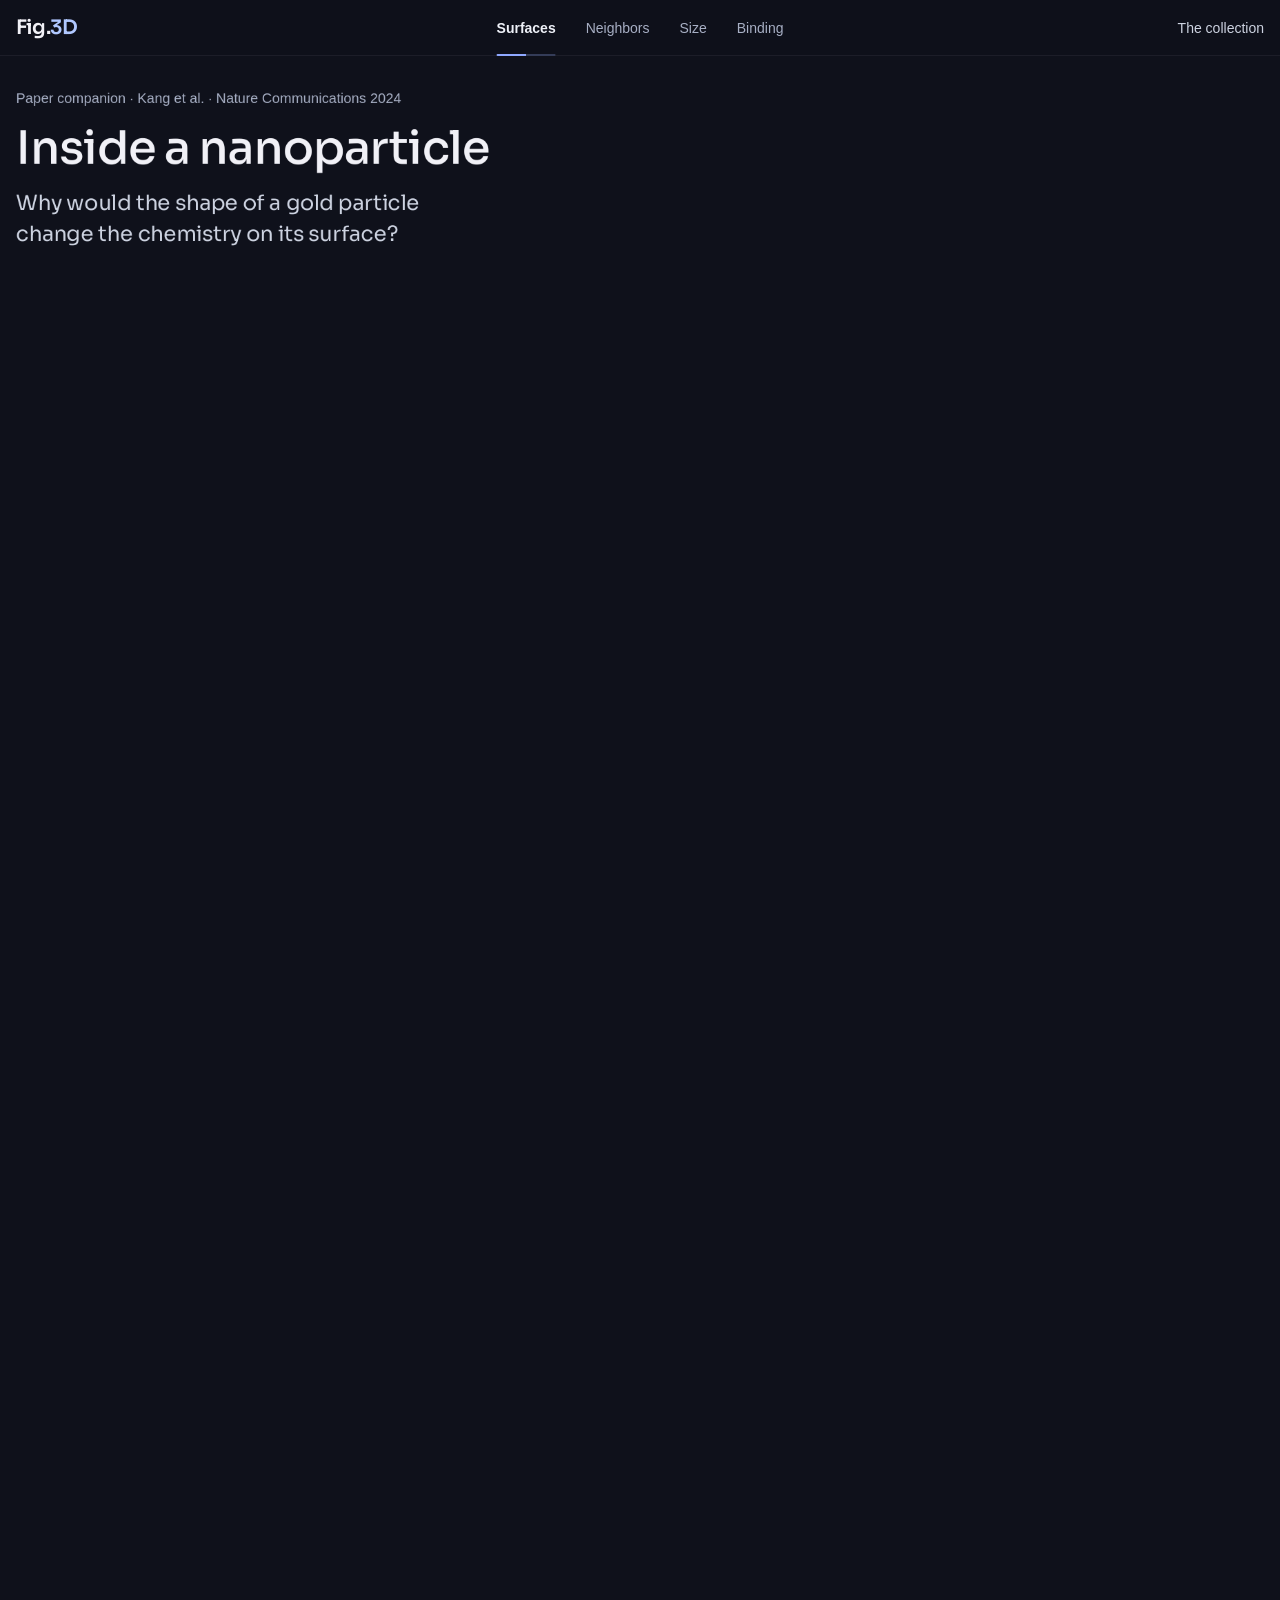
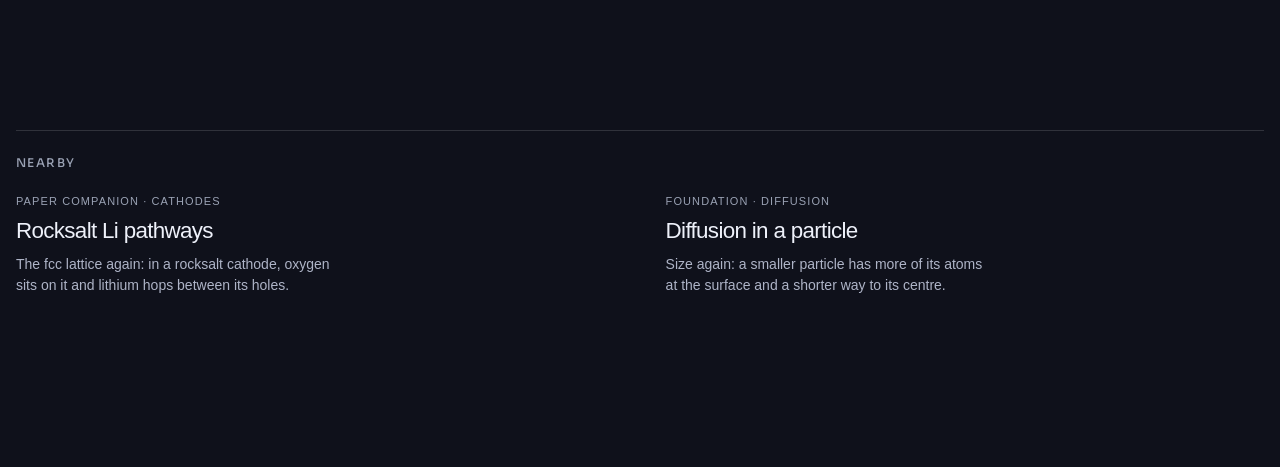
<file: nanoparticle.html>
<!doctype html>
<html lang="en"><head>
<meta charset="utf-8"><meta name="viewport" content="width=device-width,initial-scale=1"><meta name="theme-color" content="#0f111b">
<title>Inside a nanoparticle (Kang et al. 2024, Fig. 1) — Fig.3D</title><meta name="description" content="Explore gold crystal faces, atomic neighbors, particle size and adsorption geometry in one interactive 3D nanoparticle.">
<meta property="og:site_name" content="Fig.3D">
<meta property="og:type" content="article">
<meta property="og:title" content="Inside a nanoparticle">
<meta property="og:description" content="Explore gold crystal faces, atomic neighbors, particle size and adsorption geometry in one interactive 3D nanoparticle.">
<script type="application/ld+json">{"@context":"https://schema.org","@type":"LearningResource","name":"Inside a nanoparticle","description":"Explore gold crystal faces, atomic neighbors, particle size and adsorption geometry in one interactive 3D nanoparticle.","inLanguage":"en","learningResourceType":"interactive visualization","isPartOf":{"@type":"WebSite","name":"Fig.3D"},"isBasedOn":{"@type":"ScholarlyArticle","headline":"Effect of crystal facets in plasmonic catalysis","datePublished":"2024","sameAs":"https://doi.org/10.1038/s41467-024-47994-y","isPartOf":{"@type":"Periodical","name":"Nature Communications"},"author":[{"@type":"Person","name":"Y. Kang"},{"@type":"Person","name":"et al."}]}}</script>
<link rel="preload" href="assets/fonts/Sora-Variable.ttf" as="font" type="font/ttf" crossorigin><link rel="preload" href="assets/nanoparticle/kang-figure-1a-f.webp" as="image"><link rel="stylesheet" href="visual-language.css"><link rel="stylesheet" href="nanoparticle.css?v=20261016-1"><link rel="stylesheet" href="module-opening.css"><link rel="stylesheet" href="annotations.css"><script>/* Layout v2 is the default (approved 17 October 2026); ?layout=v1 shows the earlier layout for comparison, &steps=rail the step-rail alternative */if(!/[?&]layout=v1\b/.test(location.search)){document.documentElement.classList.add('layout-v2');if(/[?&]steps=rail\b/.test(location.search))document.documentElement.classList.add('steps-rail')}</script><script src="module-opening.js"></script>
<script src="navigation-motion.js"></script><script defer src="assets/battery-three-r128.min.js"></script><script type="module" src="nanoparticle.js?v=20261018-1"></script><script type="module" src="nanoparticle-v2.mjs"></script>
<noscript><style>#paper{display:flex!important}.caption[aria-live],#explore-controls,.explorer-toolbar,.scene-footer{display:none}</style></noscript>
<link rel="stylesheet" href="nearby.css"><link rel="stylesheet" href="design-system.css"><link rel="stylesheet" href="figure-pair.css?v=3"><link rel="stylesheet" href="layout-v2.css"><link rel="stylesheet" href="nanoparticle-v2.css">
<!-- share: written by tools/build-chrome.mjs from site.json -->
<link rel="canonical" href="https://marcboyertime.github.io/fig3d/nanoparticle.html">
<meta property="og:url" content="https://marcboyertime.github.io/fig3d/nanoparticle.html">
<meta property="og:image" content="https://marcboyertime.github.io/fig3d/assets/share/nanoparticle.jpg">
<meta property="og:image:width" content="1200"><meta property="og:image:height" content="630">
<meta property="og:image:alt" content="Inside a nanoparticle on Fig.3D: a gold cuboctahedron with one square terrace picked out">
<meta name="twitter:card" content="summary_large_image">
<meta name="author" content="Marc Boyer">
<link rel="icon" href="favicon.ico" sizes="32x32"><link rel="icon" href="favicon.svg" type="image/svg+xml"><link rel="apple-touch-icon" href="apple-touch-icon.png">
<!-- /share -->
</head><body>
<a class="skip" href="#explorer">Skip to the visualization</a>
<header class="masthead" data-open="1"><a class="brand" href="index.html" aria-label="Fig.3D home">Fig.<span>3D</span></a><a class="back-link" href="index.html#collection"><span aria-hidden="true">↗</span> The collection</a></header>
<main>
<div class="heading"><div data-open="title"><h1 data-open-line>Inside a nanoparticle</h1><p class="fig-question" data-open-line>Why would the shape of a gold particle change the chemistry on its surface?</p></div>
<section class="fig-intro" data-phone-after="#explorer" aria-label="About this paper" data-open="2">
<div data-open="2"><h2>The paper</h2><p>Kang et al. made gold particles about 60 nanometres across in three shapes, each covered by a different crystal face, and used them to turn CO₂ into CO. In the dark, the face mattered most. When light excited the particles, the authors conclude that edges and corners took over as the main reaction sites.</p></div>
<div data-open="3"><h2>What you’re looking at</h2><p>Two of their electron micrographs: cubes with square {100} faces (Figure 1a) and octahedra with triangular {111} faces (Figure 1c). The 3D model is an ideal gold crystal with both kinds of face, one sphere per atom. It is far smaller than the real particles and is not reconstructed from the images.</p></div>
<div data-open="4"><h2>What the model counts</h2><p>In this model an atom inside has 12 nearest neighbours. At the surface it has fewer: 9 on a triangular face, 8 on a square face, 7 on an edge, 5 at a corner. The model counts geometry; it does not compute chemistry.</p></div>
</section></div>
<section id="explorer" data-open="5" data-open-stage aria-label="Interactive gold nanoparticle">
<div class="explorer-toolbar"><div class="view-tabs" role="tablist" aria-label="Explore the nanoparticle"><button role="tab" aria-selected="true" aria-controls="inspection" id="tab-surfaces" data-view="surfaces">Surfaces</button><button role="tab" aria-selected="false" aria-controls="inspection" id="tab-neighbors" data-view="neighbors" tabindex="-1">Neighbors</button><button role="tab" aria-selected="false" aria-controls="inspection" id="tab-size" data-view="size" tabindex="-1">Size</button><button role="tab" aria-selected="false" aria-controls="inspection" id="tab-binding" data-view="binding" tabindex="-1">Binding</button></div>
<button id="paper-open" class="paper-open" aria-haspopup="dialog" aria-controls="paper-dialog">View paper figure</button></div>
<div class="explorer-layout">
<div class="scene-column">
<div class="scene-stage" id="scene-stage">
<canvas id="particle" tabindex="0" role="img" aria-label="Interactive gold cuboctahedron. Drag to rotate; select an atom or use the site buttons." aria-describedby="scene-help"></canvas>
<div class="paper" id="paper"><div class="paper-images"><figure><img id="paper-a" src="assets/nanoparticle/kang-panel-a.webp" alt="Kang et al. Figure 1a: scanning electron micrograph of gold nanocubes, with 100 nanometre scale bar." width="498" height="494"><figcaption>Square faces · {100}</figcaption></figure><figure><img id="paper-c" src="assets/nanoparticle/kang-panel-c.webp" alt="Kang et al. Figure 1c: gold octahedra, with 100 nanometre scale bar." width="495" height="494"><figcaption>Triangular faces · {111}</figcaption></figure></div><p>Kang et al. · Figure 1a, c · <a href="https://doi.org/10.1038/s41467-024-47994-y" target="_blank" rel="noopener">Nature Communications, 2024 ↗</a><br><span><a href="https://creativecommons.org/licenses/by/4.0/" target="_blank" rel="noopener license">CC BY 4.0</a> · cropped panels</span></p></div>
<svg class="shape-traces" id="shape-traces" aria-hidden="true"><path id="square-trace" pathLength="1"/><path id="triangle-trace" pathLength="1"/></svg>
<div class="scene-badge" id="scene-badge" hidden><span class="gold-dot"></span> Au <span id="scene-identity">Ideal FCC crystal</span></div>
<div class="scene-label" id="scene-label" hidden></div>
<div class="intro-dock"><div class="intro-transport" id="intro-transport"><button id="explore-now" class="primary">Explore <span aria-hidden="true">↗</span></button><button id="intro-pause" class="quiet" aria-label="Pause opening">Pause</button></div></div>
<div class="fallback" id="fallback" hidden><div id="fallback-graphic"></div><p>The live 3D view is unavailable. Explore the same model counts and explanations below.</p></div>
</div>
<div class="scene-footer"><p id="scene-help">Drag to turn · select a face <span class="touch-help">Swipe sideways to turn; scroll vertically.</span></p><div class="camera-controls" role="group" aria-label="Camera controls"><button data-camera="up" aria-label="Rotate upward" title="Rotate upward">↑</button><button data-camera="down" aria-label="Rotate downward" title="Rotate downward">↓</button><button data-camera="in" aria-label="Zoom in" title="Zoom in">+</button><button data-camera="out" aria-label="Zoom out" title="Zoom out">−</button><button data-camera="reset" class="reset">Reset view</button></div></div>
</div>
<div class="inspection" id="inspection" role="tabpanel" aria-labelledby="tab-surfaces">
<div class="caption" aria-live="polite" aria-atomic="true"><p class="eyebrow" id="caption-kicker">TWO SURFACE PATTERNS</p><h2 id="caption-title">A square terrace</h2><p id="caption-copy">Look along this {100} face: the atoms form a square grid. Turn the particle to see how the terrace meets its neighbors.</p></div>
<noscript><div class="caption"><p class="eyebrow">FROM THE PAPER</p><h2>A surface has its own structure</h2><p>Different shapes expose different crystal faces. Start with two images of gold nanoparticles.</p></div></noscript>
<div id="explore-controls">
<div id="face-controls" class="control-block"><p class="control-label">Choose a terrace</p><div class="choices"><button data-face="100:1,0,0" aria-pressed="true"><span class="face-symbol square" aria-hidden="true"></span>Square {100}</button><button data-face="111:1,1,1" aria-pressed="false"><span class="face-symbol triangle" aria-hidden="true"></span>Triangular {111}</button></div></div>
<div id="neighbor-controls" class="control-block" hidden><p class="control-label">Inspect an atom</p><div class="choices site-shortcuts"><button data-atom="face">Face</button><button data-atom="edge">Edge</button><button data-atom="corner">Corner</button><button data-atom="interior">Interior</button></div><div class="neighbor-readout"><strong id="neighbor-count">8</strong><span>nearest<br>neighbors</span><svg id="neighbor-dots" viewBox="0 0 104 104" aria-hidden="true"></svg></div><button id="cutaway" class="text-action" aria-pressed="false">Show inside <span aria-hidden="true">↗</span></button><button id="return" class="text-action">Return to the particle <span aria-hidden="true">↙</span></button></div>
<div id="size-controls" class="control-block" hidden><div class="range-heading"><label for="shells">Complete atomic shells</label><output id="shell-count" for="shells">6</output></div><input type="range" id="shells" min="3" max="10" value="6" step="1"><div class="range-ends"><span>3</span><span>10</span></div><div class="size-readout"><div><strong id="total-atoms">923</strong><span>atoms in the particle</span></div><div><strong id="surface-percent">39.2<span>%</span></strong><span>at the surface</span></div></div><div class="fraction-bar" role="img" id="fraction-bar" aria-label="39.2 percent surface atoms"><span></span></div><p class="fine" id="surface-exact">362 surface atoms / 923 total</p><p class="fine">Fixed spatial scale · complete-shell comparisons</p></div>
<div id="binding-controls" class="control-block" hidden><p class="control-label">Place a geometric marker</p><div class="choices binding-choices" id="binding-choices"></div><button id="stacking" class="text-action" aria-pressed="false" hidden>Reveal underlying layers <span aria-hidden="true">↗</span></button><p class="fine" id="binding-detail"></p><details class="paper-comparison"><summary>Connect to catalytic chemistry <span aria-hidden="true">+</span></summary><p>Published COOH* formation energies</p><p class="fine energy-scale">Bars run from 0 to 1.6 eV. Shorter is a smaller formation energy: a less uphill step.</p><div class="energy-row"><span>Au {100}</span><div><i style="width:75%"></i></div><strong>1.2 eV</strong></div><div class="energy-row"><span>Au {111}</span><div><i style="width:87.5%"></i></div><strong>1.4 eV</strong></div><p class="fine">Kang et al., 2024 · DFT calculations. These are formation energies, not activation barriers or predictions from this explorer. A neighbor count alone cannot rank catalytic activity.</p><a href="#scientific-notes" class="text-action">Calculation context &amp; source ↗</a></details></div>
</div>
</div>
</div>
</section>
<script src="phone-order.js"></script>
<section class="notes" id="scientific-notes" data-open="6"><details><summary>Source &amp; scientific model <span aria-hidden="true">+</span></summary><div class="notes-grid"><div><h2>One ideal particle,<br>two kinds of terrace</h2><p>Our gold cuboctahedron is generated from an FCC lattice. The model uses a = 4.08 Å and whole atomic shells. It combines six {100} and eight {111} faces. It is an explanatory model, not a reconstruction of the photographed particles or their size.</p><p>Neighbors are calculated from coordinates. Lines connect nearest neighbors; they do not represent individual covalent bonds. Hiding atoms changes visibility, never the scientific count. A surface atom has fewer than 12 nearest neighbors in this unrelaxed model.</p></div><div><h2>Geometry opens a question</h2><p>Atop, bridge and hollow markers locate possible adsorption positions. The marker is a geometric probe, not a molecule, calculated path or identified active site. Chemistry also depends on electronic structure, adsorbate, potential and environment.</p><p>The paper’s slab calculations use VASP / PAW / PBE, four-layer 4 × 2 surfaces (128 atoms), 30 Å vacuum and a 450 eV cutoff. Reaction free energies include zero-point and entropy corrections at 298.15 K. See the paper’s DFT Calculation section and Figure S10. Plasmonic excitation and quantitative activity prediction are outside this explorer.</p><p><a href="https://www.nature.com/articles/s41467-024-47994-y" target="_blank" rel="noopener">Kang et al. · Effect of crystal facets in plasmonic catalysis ↗</a></p><p class="fine">Figure 1 © the authors 2024, <a href="https://creativecommons.org/licenses/by/4.0/" target="_blank" rel="noopener license">CC BY 4.0</a>. Panels a–f are shown beside the model and the complete figure is linked; panels are cropped losslessly, and the outlines over them are Fig.3D’s. Fig.3D is an independent explainer, not affiliated with or endorsed by the authors or the publisher.</p><p><a href="references/nanoparticle/scientific-notes.md">Model assumptions &amp; claim ledger</a> · <a href="references/nanoparticle/kang-2024-figure-1.png" target="_blank">Full original figure</a> · <a href="https://docs.ase-lib.org/ase/cluster/cluster.html" target="_blank" rel="noopener">Independent ASE reference</a></p></div></div></details></section>

<!-- Layout v2 (the default; ?layout=v1 shows the earlier layout): the steps, chapter rail, phone bar, dock and stage chip.
     nanoparticle-v2.mjs moves them into place; each step is cut from this page's own captions and notes. -->
<template id="v2-tpl">
<nav class="v2-rail" aria-label="Chapters"><a href="#square" data-ch="0"><span class="n">1</span><span class="t">Surfaces</span></a><a href="#face" data-ch="1"><span class="n">2</span><span class="t">Neighbors</span></a><a href="#size" data-ch="2"><span class="n">3</span><span class="t">Size</span></a><a href="#sites" data-ch="3"><span class="n">4</span><span class="t">Binding</span></a></nav>
<div class="v2-phonebar"><span class="v2-now"><span class="n">1</span><span class="t">Surfaces</span><span class="dots"></span></span><button class="v2-chbtn" type="button" aria-label="Chapters" aria-expanded="false" aria-controls="v2-chapters"><svg viewBox="0 0 20 20" aria-hidden="true"><path d="M3 5h14M3 10h14M3 15h9"/></svg></button></div>
<nav class="v2-chapters" id="v2-chapters" aria-label="Chapters" hidden><p class="v2-label">Chapters</p><ol><li><a href="#square" data-ch="0"><span class="n">1</span>Surfaces</a></li><li><a href="#face" data-ch="1"><span class="n">2</span>Neighbors</a></li><li><a href="#size" data-ch="2"><span class="n">3</span>Size</a></li><li><a href="#sites" data-ch="3"><span class="n">4</span>Binding</a></li></ol></nav>
<div class="v2-steps">
<section class="v2-step" data-sec="square" aria-labelledby="v2h-square">
<p class="v2-label"><span class="n">1</span>Surfaces<span class="pos">1 of 2</span></p>
<h2 id="v2h-square">A square terrace</h2>
<p class="v2-body">Look along this {100} face: the atoms form a square grid. Turn the particle to see how the terrace meets its neighbors.</p>
<div class="v2-ctl-slot"><div class="v2-ctl"><p class="v2-ctl-label">Choose a terrace</p><div class="v2-seg" role="group" aria-label="Choose a terrace"><button type="button" data-click="[data-face='100:1,0,0']" aria-pressed="false">Square {100}</button><button type="button" data-click="[data-face='111:1,1,1']" aria-pressed="false">Triangular {111}</button></div></div></div>
<p class="v2-limit">An ideal gold crystal, one sphere per atom: far smaller than the real particles, and not reconstructed from the images.</p>
<div class="v2-foot"><span class="v2-src">In the paper · Figure 1a, d</span><button class="v2-morebtn" type="button" aria-expanded="false" aria-controls="v2m-square">More on this step<svg viewBox="0 0 12 12" aria-hidden="true"><path d="M2 4l4 4 4-4"/></svg></button><button class="v2-go" type="button" hidden>Go to this view</button></div><div class="v2-more-body" id="v2m-square" hidden></div>
</section>
<section class="v2-step" data-sec="triangle" aria-labelledby="v2h-triangle">
<p class="v2-label"><span class="n">1</span>Surfaces<span class="pos">2 of 2</span></p>
<h2 id="v2h-triangle">A triangular terrace</h2>
<p class="v2-body">On this {111} face, the atoms form a close-packed triangular pattern. The same crystal can expose both arrangements.</p>
<div class="v2-ctl-slot"><div class="v2-ctl"><p class="v2-ctl-label">Choose a terrace</p><div class="v2-seg" role="group" aria-label="Choose a terrace"><button type="button" data-click="[data-face='100:1,0,0']" aria-pressed="false">Square {100}</button><button type="button" data-click="[data-face='111:1,1,1']" aria-pressed="false">Triangular {111}</button></div></div></div>
<p class="v2-limit">An ideal gold crystal, one sphere per atom: far smaller than the real particles, and not reconstructed from the images.</p>
<div class="v2-foot"><span class="v2-src">In the paper · Figure 1c, f</span><button class="v2-morebtn" type="button" aria-expanded="false" aria-controls="v2m-triangle">More on this step<svg viewBox="0 0 12 12" aria-hidden="true"><path d="M2 4l4 4 4-4"/></svg></button><button class="v2-go" type="button" hidden>Go to this view</button></div><div class="v2-more-body" id="v2m-triangle" hidden></div>
</section>
<section class="v2-step" data-sec="face" aria-labelledby="v2h-face">
<p class="v2-label"><span class="n">2</span>Neighbors<span class="pos">1 of 4</span></p>
<h2 id="v2h-face">A face atom has company</h2>
<p class="v2-body">Neighbors on the terrace and underneath it surround this atom. The open side faces the outside: on a square face it keeps 8 of the 12 an atom inside has.</p>
<div class="v2-ctl-slot"><div class="v2-ctl"><p class="v2-ctl-label">Inspect an atom</p><div class="v2-seg" role="group" aria-label="Inspect an atom"><button type="button" data-click="[data-atom='face']" aria-pressed="false">Face</button><button type="button" data-click="[data-atom='edge']" aria-pressed="false">Edge</button><button type="button" data-click="[data-atom='corner']" aria-pressed="false">Corner</button><button type="button" data-click="[data-atom='interior']" aria-pressed="false">Interior</button></div></div></div>
<p class="v2-limit">Neighbors are calculated from coordinates. Lines connect nearest neighbors; they do not represent individual covalent bonds.</p>
<div class="v2-foot"><span class="v2-src">In the model · counted from coordinates</span><button class="v2-morebtn" type="button" aria-expanded="false" aria-controls="v2m-face">More on this step<svg viewBox="0 0 12 12" aria-hidden="true"><path d="M2 4l4 4 4-4"/></svg></button><button class="v2-go" type="button" hidden>Go to this view</button></div><div class="v2-more-body" id="v2m-face" hidden></div>
</section>
<section class="v2-step" data-sec="edge" aria-labelledby="v2h-edge">
<p class="v2-label"><span class="n">2</span>Neighbors<span class="pos">2 of 4</span></p>
<h2 id="v2h-edge">At an edge, fewer neighbors</h2>
<p class="v2-body">Two terraces meet. The local surroundings open out in more than one direction: an edge atom has 7 nearest neighbors.</p>
<div class="v2-ctl-slot"><div class="v2-ctl"><p class="v2-ctl-label">Inspect an atom</p><div class="v2-seg" role="group" aria-label="Inspect an atom"><button type="button" data-click="[data-atom='face']" aria-pressed="false">Face</button><button type="button" data-click="[data-atom='edge']" aria-pressed="false">Edge</button><button type="button" data-click="[data-atom='corner']" aria-pressed="false">Corner</button><button type="button" data-click="[data-atom='interior']" aria-pressed="false">Interior</button></div></div></div>
<p class="v2-limit">Neighbors are calculated from coordinates. Lines connect nearest neighbors; they do not represent individual covalent bonds.</p>
<div class="v2-foot"><span class="v2-src">In the model · counted from coordinates</span><button class="v2-morebtn" type="button" aria-expanded="false" aria-controls="v2m-edge">More on this step<svg viewBox="0 0 12 12" aria-hidden="true"><path d="M2 4l4 4 4-4"/></svg></button><button class="v2-go" type="button" hidden>Go to this view</button></div><div class="v2-more-body" id="v2m-edge" hidden></div>
</section>
<section class="v2-step" data-sec="corner" aria-labelledby="v2h-corner">
<p class="v2-label"><span class="n">2</span>Neighbors<span class="pos">3 of 4</span></p>
<h2 id="v2h-corner">A corner opens further</h2>
<p class="v2-body">Two square and two triangular faces meet at this corner. Only five neighbors remain.</p>
<div class="v2-ctl-slot"><div class="v2-ctl"><p class="v2-ctl-label">Inspect an atom</p><div class="v2-seg" role="group" aria-label="Inspect an atom"><button type="button" data-click="[data-atom='face']" aria-pressed="false">Face</button><button type="button" data-click="[data-atom='edge']" aria-pressed="false">Edge</button><button type="button" data-click="[data-atom='corner']" aria-pressed="false">Corner</button><button type="button" data-click="[data-atom='interior']" aria-pressed="false">Interior</button></div></div></div>
<p class="v2-limit">Neighbors are calculated from coordinates. Lines connect nearest neighbors; they do not represent individual covalent bonds.</p>
<div class="v2-foot"><span class="v2-src">In the model · counted from coordinates</span><button class="v2-morebtn" type="button" aria-expanded="false" aria-controls="v2m-corner">More on this step<svg viewBox="0 0 12 12" aria-hidden="true"><path d="M2 4l4 4 4-4"/></svg></button><button class="v2-go" type="button" hidden>Go to this view</button></div><div class="v2-more-body" id="v2m-corner" hidden></div>
</section>
<section class="v2-step" data-sec="inside" aria-labelledby="v2h-inside">
<p class="v2-label"><span class="n">2</span>Neighbors<span class="pos">4 of 4</span></p>
<h2 id="v2h-inside">Inside, all twelve</h2>
<p class="v2-body">This interior atom and its twelve nearest neighbors are buried inside the particle. The cut opens it; hidden atoms still count.</p>
<div class="v2-ctl-slot"><div class="v2-ctl"><div class="v2-chips"><button class="v2-chip" type="button" data-click="#v2-cutaway" aria-pressed="false"><svg viewBox="0 0 12 12" aria-hidden="true"><path d="M2 6.5l2.5 2.5L10 3"/></svg>Show inside</button></div></div></div>
<p class="v2-limit">Hiding atoms changes visibility, never the scientific count.</p>
<div class="v2-foot"><span class="v2-src">In the model · counted from coordinates</span><button class="v2-morebtn" type="button" aria-expanded="false" aria-controls="v2m-inside">More on this step<svg viewBox="0 0 12 12" aria-hidden="true"><path d="M2 4l4 4 4-4"/></svg></button><button class="v2-go" type="button" hidden>Go to this view</button></div><div class="v2-more-body" id="v2m-inside" hidden></div>
</section>
<section class="v2-step" data-sec="size" aria-labelledby="v2h-size">
<p class="v2-label"><span class="n">3</span>Size<span class="pos">1 of 1</span></p>
<h2 id="v2h-size">Small changes the balance</h2>
<p class="v2-body">The outside grows with area; the interior grows with volume. Smaller particles put a larger share of their atoms at the surface.</p>
<div class="v2-ctl-slot"><div class="v2-ctl"><div class="v2-slider" data-range="#shells" data-out="#shell-count"><div class="v2-grow"><div class="v2-shead"><label for="v2r-size">Complete atomic shells</label><output></output></div><div class="v2-track"><input class="v2-range" id="v2r-size" type="range" min="3" max="10" step="1" value="6"></div><div class="v2-ends" aria-hidden="true"><span>3</span><span>10</span></div></div></div></div></div>
<p class="v2-limit">Fixed spatial scale · complete-shell comparisons. The photographed particles are about 60 nanometres across.</p>
<div class="v2-foot"><span class="v2-src">In the paper · Figure 1a–c</span><button class="v2-morebtn" type="button" aria-expanded="false" aria-controls="v2m-size">More on this step<svg viewBox="0 0 12 12" aria-hidden="true"><path d="M2 4l4 4 4-4"/></svg></button><button class="v2-go" type="button" hidden>Go to this view</button></div><div class="v2-more-body" id="v2m-size" hidden></div>
</section>
<section class="v2-step" data-sec="sites" aria-labelledby="v2h-sites">
<p class="v2-label"><span class="n">4</span>Binding<span class="pos">1 of 3</span></p>
<h2 id="v2h-sites">Where a molecule could sit</h2>
<p class="v2-body">Atop, bridge and hollow markers locate possible adsorption positions. The marker is a geometric probe, not a molecule, calculated path or identified active site.</p>
<div class="v2-ctl-slot"><div class="v2-ctl"><p class="v2-ctl-label">Place a geometric marker</p><div class="v2-seg" role="group" aria-label="Place a geometric marker"><button type="button" data-click="[data-site='atop']" aria-pressed="false">Atop</button><button type="button" data-click="[data-site='bridge']" aria-pressed="false">Bridge</button><button type="button" data-click="[data-site='hollow']" aria-pressed="false">Fourfold hollow</button></div></div></div>
<p class="v2-limit">Chemistry also depends on electronic structure, adsorbate, potential and environment.</p>
<div class="v2-foot"><span class="v2-src">In the paper · Figure 1a</span><button class="v2-morebtn" type="button" aria-expanded="false" aria-controls="v2m-sites">More on this step<svg viewBox="0 0 12 12" aria-hidden="true"><path d="M2 4l4 4 4-4"/></svg></button><button class="v2-go" type="button" hidden>Go to this view</button></div><div class="v2-more-body" id="v2m-sites" hidden></div>
</section>
<section class="v2-step" data-sec="hollows" aria-labelledby="v2h-hollows">
<p class="v2-label"><span class="n">4</span>Binding<span class="pos">2 of 3</span></p>
<h2 id="v2h-hollows">Two kinds of triangular hollow</h2>
<p class="v2-body">On a triangular face three atoms surround each hollow. Under an FCC hollow the next layer has a gap; under an HCP hollow an atom lies directly beneath.</p>
<div class="v2-ctl-slot"><div class="v2-ctl"><p class="v2-ctl-label">Place a geometric marker</p><div class="v2-seg" role="group" aria-label="Place a geometric marker"><button type="button" data-click="[data-site='fcc']" aria-pressed="false">FCC hollow</button><button type="button" data-click="[data-site='hcp']" aria-pressed="false">HCP hollow</button></div><div class="v2-chips"><button class="v2-chip" type="button" data-click="#stacking" aria-pressed="false"><svg viewBox="0 0 12 12" aria-hidden="true"><path d="M2 6.5l2.5 2.5L10 3"/></svg>Reveal underlying layers</button></div></div></div>
<p class="v2-limit">Revealing the layers changes visibility only; the marker locates a position, not a molecule.</p>
<div class="v2-foot"><span class="v2-src">In the paper · Figure 1c</span><button class="v2-morebtn" type="button" aria-expanded="false" aria-controls="v2m-hollows">More on this step<svg viewBox="0 0 12 12" aria-hidden="true"><path d="M2 4l4 4 4-4"/></svg></button><button class="v2-go" type="button" hidden>Go to this view</button></div><div class="v2-more-body" id="v2m-hollows" hidden></div>
</section>
<section class="v2-step" data-sec="found" aria-labelledby="v2h-found"> <p class="v2-label"><span class="n">4</span>Binding<span class="pos">3 of 3</span></p> <h2 id="v2h-found">In the dark the face matters; under light, edges and corners take over</h2> <p class="v2-body">Kang et al. used particles like these to turn CO₂ into CO. In the dark, the crystal face mattered most. When light excited the particles, the authors conclude that edges and corners took over as the main reaction sites. In this model those are the atoms with the fewest neighbours: 7 on an edge, 5 at a corner.</p> <p class="v2-limit">The model counts neighbours; it does not compute chemistry. The finding is the paper’s.</p> <div class="v2-foot"><span class="v2-src">In the paper · Kang et al. 2024</span><button class="v2-morebtn" type="button" aria-expanded="false" aria-controls="v2m-found">More on this step<svg viewBox="0 0 12 12" aria-hidden="true"><path d="M2 4l4 4 4-4"/></svg></button><button class="v2-go" type="button" hidden>Go to this view</button></div><div class="v2-more-body" id="v2m-found" hidden></div> </section>
<div class="v2-pager"><button class="v2-prev" type="button">← Back</button><span class="v2-pos"></span><button class="v2-next" type="button">Next →</button></div>
</div>
<section class="v2-dock" aria-label="This step’s control"></section>
<div class="v2-stagechip ui-tl" hidden><span>Showing <b class="v2-chip-now"></b></span><button type="button">Go to this view</button></div>
</template>
<!-- nearby: written by tools/build-nearby.mjs from catalog.json -->
<nav class="nearby" data-page="nanoparticle" aria-labelledby="nearby-title"><h2 id="nearby-title">Nearby</h2><ul><li><a href="rocksalt.html"><span class="nearby-kicker">Paper companion · Cathodes</span><span class="nearby-title">Rocksalt Li pathways</span><span class="nearby-why">The fcc lattice again: in a rocksalt cathode, oxygen sits on it and lithium hops between its holes.</span></a></li><li><a href="diffusion.html"><span class="nearby-kicker">Foundation · Diffusion</span><span class="nearby-title">Diffusion in a particle</span><span class="nearby-why">Size again: a smaller particle has more of its atoms at the surface and a shorter way to its centre.</span></a></li></ul></nav>
<!-- /nearby -->
</main>
<dialog id="paper-dialog" class="paper-dialog" aria-labelledby="paper-dialog-title">
<div class="paper-dialog-header"><div><p class="eyebrow">KANG ET AL., 2024</p><h2 id="paper-dialog-title">The paper figure</h2></div><button id="paper-close" class="paper-close" autofocus>Back to visualization <span aria-hidden="true">×</span></button></div>
<p class="paper-dialog-intro">Two experimental particle shapes expose different crystal faces. Take your time—your place in the visualization is saved.</p>
<div class="paper-dialog-images"><figure><img src="assets/nanoparticle/kang-panel-a.webp" width="498" height="494" alt="Figure 1a: scanning electron micrograph of gold nanocubes, with a 100 nanometre scale bar."><figcaption>Panel a · Square faces {100}</figcaption></figure><figure><img src="assets/nanoparticle/kang-panel-c.webp" width="495" height="494" alt="Figure 1c: scanning electron micrograph of gold octahedra, with a 100 nanometre scale bar."><figcaption>Panel c · Triangular faces {111}</figcaption></figure></div>
<div class="paper-dialog-credit"><p>Kang et al., <cite>Effect of crystal facets in plasmonic catalysis</cite><br>Nature Communications, 2024 · © the authors · <a href="https://creativecommons.org/licenses/by/4.0/" target="_blank" rel="noopener license">CC BY 4.0</a> · original panels cropped losslessly</p><div><a href="references/nanoparticle/kang-2024-figure-1.png" target="_blank" rel="noopener">View complete Figure 1 ↗</a><a href="https://www.nature.com/articles/s41467-024-47994-y" target="_blank" rel="noopener">Read the paper ↗</a></div></div>
</dialog>
<!-- site-footer: written by tools/build-chrome.mjs from site.json -->
<link rel="stylesheet" href="site-footer.css"><footer class="site-footer" data-open="6"><a class="site-footer-brand" href="index.html" aria-label="Fig.3D home">Fig.<span>3D</span></a><nav aria-label="Site"><a href="index.html#collection">The collection</a><a href="about.html">About</a><a href="credits.html">Sources &amp; licences</a></nav><p>© 2026 Marc Boyer</p></footer>
<!-- /site-footer -->
<noscript><img src="assets/nanoparticle/fallback.svg" alt="Gold cuboctahedron with a highlighted square terrace." style="max-width:100%;width:640px"><p class="noscript">JavaScript enables the interactive scene. The source and model explanation remain available above.</p></noscript>
</body></html>
</file>
<file: styles.css>
:root{--black:#0f111b;--white:#eff2fb;--accent:#84a4ff;--muted:#aaadb6;--sans:Arial,Helvetica,sans-serif;--gutter:clamp(24px,6.5vw,112px)}
*{box-sizing:border-box}html.settled{scroll-behavior:smooth}body{margin:0;background:var(--black);color:var(--white);font-family:var(--sans);font-size:16px;line-height:1.6;-webkit-font-smoothing:antialiased}h1,h2,h3,p,figure{margin:0}a{color:inherit;text-decoration:none}button{font:inherit;color:inherit;cursor:pointer}button,a,summary{-webkit-tap-highlight-color:transparent}a:focus-visible,button:focus-visible,summary:focus-visible{outline:2px solid #92acff;outline-offset:7px}.skip{position:fixed;top:-100px;left:24px;background:var(--accent);color:var(--black);padding:12px;z-index:10}.skip:focus{top:12px}.site-header{position:absolute;top:0;left:var(--gutter);right:var(--gutter);height:112px;display:flex;justify-content:space-between;align-items:center;z-index:3;border-bottom:1px solid #ffffff25}.brand{font-size:34px;line-height:1;letter-spacing:-2px;font-weight:600}.brand span{font-weight:300}nav{display:flex;gap:36px;font-size:16px}nav a:hover{color:var(--accent)}.eyebrow{font-size:14px;font-weight:400;letter-spacing:.06em;line-height:1.6;color:var(--muted)}.text-link{display:inline-block;background:none;border:0;border-bottom:1px solid currentColor;border-radius:0;padding:0 0 7px;font-size:16px;text-align:left;line-height:1.6}.text-link:hover{color:#adc1ff}.battery-feature{background:var(--white);color:#171920;padding:95px var(--gutter) 84px;scroll-margin-top:0}.section-intro{max-width:780px}.section-intro .eyebrow{color:#696e7d;margin-bottom:20px}h2{font-size:clamp(40px,4.7vw,74px);font-weight:400;line-height:1.08;letter-spacing:-.055em}.section-intro>p:last-child:not(.eyebrow){font-size:20px;line-height:1.6;color:#626877;margin-top:28px}.battery-figure{margin:56px 0 35px}.battery-figure svg{width:100%;height:auto;display:block;max-height:550px}.diagram-label{font:20px Arial,Helvetica,sans-serif;fill:#404759}.battery-figure figcaption{font-size:14px;color:#6c717d;text-align:center;margin-top:16px}.feature-end{display:flex;justify-content:space-between;align-items:center;gap:40px;border-top:1px solid #bdc3d0;padding-top:30px}.feature-end p{font-size:20px;line-height:1.5;color:#484f62}.next-topics{padding:99px var(--gutter) 20px}.next-topics .section-intro{margin-bottom:65px}.next-topics .section-intro .eyebrow{color:#9fa7ba}.topic-row{display:grid;grid-template-columns:1.22fr 1fr;gap:7%;align-items:center;border-top:1px solid #ffffff25;padding:60px 0}.topic-visual{min-width:0;position:relative;background:#171c2a}.topic-visual svg{display:block;width:100%;height:auto}.topic-visual figcaption{position:absolute;left:25px;bottom:19px;color:#8d93a2;font-size:14px}.topic-copy{min-width:0;overflow-wrap:break-word}.topic-copy .eyebrow{color:#9ca5bc;margin-bottom:22px}.topic-copy h3{font-size:clamp(34px,3.6vw,56px);font-weight:400;letter-spacing:-.05em;line-height:1.12}.topic-copy>p:not(.eyebrow){font-size:18px;line-height:1.6;color:#a8adbc;margin-top:25px}.topic-copy .text-link{color:var(--accent);margin-top:32px}.plot-label{font:18px var(--fig-font,Arial,sans-serif);fill:#8a93aa}.about{padding:100px var(--gutter) 110px;background:#171725}.about-copy{max-width:750px}.about .eyebrow{margin-bottom:24px}.about-copy>p:not(.eyebrow){font-size:20px;line-height:1.7;color:#abb1c0;margin-top:28px;max-width:610px}.about details{border-top:1px solid #ffffff30;margin-top:40px;padding-top:24px;max-width:610px}.about summary{list-style:none;cursor:pointer;display:flex;justify-content:space-between;font-size:16px}.about summary::-webkit-details-marker{display:none}.about summary span{color:var(--accent);font-size:22px}.about details p{margin-top:20px;color:#abb1c0;font-size:16px;line-height:1.7}.about-copy>p.about-more{display:flex;flex-wrap:wrap;align-items:baseline;gap:8px 22px;font-size:16px;margin-top:34px}.about-more .text-link{color:var(--accent);font-size:15px;padding-bottom:5px}footer{display:flex;align-items:center;justify-content:space-between;gap:30px;padding:50px var(--gutter);font-size:14px;color:#9da3b2}footer .brand{color:var(--white)}dialog{padding:42px 28px;width:calc(100% - 32px);max-width:720px;max-height:88svh;background:#171c2a;color:#eef1f8;border:1px solid #ffffff1f;border-radius:14px;box-shadow:0 30px 90px #0009}dialog::backdrop{background:#000b;backdrop-filter:blur(7px)}.dialog-close{position:absolute;top:15px;right:20px;border:0;background:none;color:#cdd3e1;font-size:32px;line-height:1.2;padding:5px 8px}dialog .eyebrow{color:#a7afc4}dialog h2{font-size:34px}dialog p:not(.eyebrow){font-size:16px;line-height:1.65;margin-top:20px;color:#cdd3e1}dialog ul{margin:25px 0 0;padding-left:20px}dialog li{margin-top:10px;color:#cdd3e1}dialog .dialog-note{border-top:1px solid #ffffff24;padding-top:20px;font-size:14px;color:#a7afc4}dialog .dialog-credit{border-top:1px solid #ffffff24;padding-top:20px;font-size:14px;color:#a7afc4}dialog .dialog-credit a{border-bottom:1px solid currentColor}

@media(max-width:1000px){.topic-row{gap:6%;grid-template-columns:1fr 1fr}.feature-end p{font-size:18px}.topic-visual figcaption{font-size:12px;left:15px;bottom:12px}.diagram-label{font-size:22px}}
@media(max-width:700px){.site-header{height:84px}.brand{font-size:30px}nav{font-size:15px;gap:24px}.battery-feature{padding-top:65px;padding-bottom:57px}.section-intro .eyebrow{font-size:12px;max-width:290px}.section-intro>p:last-child:not(.eyebrow){font-size:18px;margin-top:22px}h2{font-size:44px}.battery-figure{margin:42px -10px 27px}.battery-figure figcaption{font-size:12px;margin-top:10px}.diagram-label{font-size:27px}.feature-end{display:block;padding-top:25px}.feature-end p{font-size:18px}.feature-end .text-link{margin-top:25px}.next-topics{padding-top:65px}.next-topics .section-intro{margin-bottom:42px}.topic-row{display:block;padding:38px 0 45px}.topic-visual{margin-bottom:32px}.topic-visual figcaption{font-size:12px}.topic-copy .eyebrow{font-size:12px;margin-bottom:16px}.topic-copy h3{font-size:38px}.topic-copy>p:not(.eyebrow){font-size:18px;margin-top:18px}.topic-copy .text-link{margin-top:24px}.about{padding-top:65px;padding-bottom:65px}.about .eyebrow{font-size:12px}.about h2{font-size:43px}.about-copy>p:not(.eyebrow){font-size:18px;margin-top:25px}.about details{margin-top:30px}footer{flex-wrap:wrap;padding-top:36px;padding-bottom:36px;gap:25px}footer p{width:calc(100% - 110px);max-width:220px}footer>a:last-child{width:100%}dialog{padding:42px 28px}dialog h2{font-size:34px}}
@media(max-width:370px){h2{font-size:39px}.topic-copy h3{font-size:34px}.about h2{font-size:38px}}
@media(prefers-reduced-motion:reduce){html{scroll-behavior:auto}*{animation:none!important;transition:none!important}}

.topic-visual img{display:block;width:100%;aspect-ratio:640/500;object-fit:cover;object-position:72% center}

.battery-figure img{display:block;width:100%;height:550px;object-fit:cover;object-position:center}

@media(max-width:700px){.battery-figure img{height:360px;object-position:72% center}}
.sr-only{position:absolute;width:1px;height:1px;margin:-1px;padding:0;overflow:hidden;clip:rect(0,0,0,0);white-space:nowrap;border:0}

/* Blue and violet accents across the library. */
.impedance-visual{background:#1c182f}.wave-label{font-size:15px;fill:#8f95ad}

[hidden]{display:none!important}

/* Preview the actual module at the corresponding device layout. */
.battery-figure{background:#0f111b}.battery-figure img{width:100%;height:auto;object-fit:contain;display:block}.battery-figure a{display:block}.battery-figure a:focus-visible{outline-offset:6px}
@media(max-width:700px){.battery-figure{margin:35px 0 28px}.battery-figure img{width:100%;height:auto;object-fit:contain}}

.battery-feature{display:grid;grid-template-columns:.9fr 1.35fr;align-items:center;gap:45px;background:#151929;color:var(--white);padding-top:76px;padding-bottom:76px}.battery-feature .section-intro .eyebrow{color:#a8b2c8}.battery-feature h2{font-size:clamp(38px,4.1vw,68px)}.battery-feature .section-intro>p:last-child:not(.eyebrow){color:#adb9cf;font-size:18px}.feature-copy>.text-link{margin-top:32px;color:#b3c9ff}.battery-figure{margin:0;background:none;min-width:0}.battery-figure>a{display:block;width:100%;height:500px;position:relative;background:none!important}.battery-figure canvas{display:block;pointer-events:none;width:100%;height:100%}.battery-figure .teaser-fallback::after{content:'Explore the interactive cell';position:absolute;inset:0;display:grid;place-items:center;color:#a5beff}
@media(max-width:900px){.battery-feature{gap:15px;grid-template-columns:.9fr 1.25fr}.battery-figure>a{height:420px}}
@media(max-width:700px){.battery-feature{display:flex;flex-direction:column;align-items:stretch;gap:20px;padding-top:55px;padding-bottom:35px}.battery-feature .feature-copy{position:relative;z-index:1}.battery-feature h2{font-size:40px}.battery-feature h2 br{display:none}.battery-feature .section-intro>p:last-child:not(.eyebrow){font-size:16px;max-width:300px}.battery-figure{margin:0 -14px}.battery-figure>a{height:320px}.feature-copy>.text-link{margin-top:24px}}
.diffusion-radius{fill:#a5b2cb;font-family:var(--fig-font);font-size:19px;letter-spacing:.04em}

/* Moving cards (14 November 2026): the diffusion card is a film of two cut-open particles, the rocksalt card a live
   crystal. Each fills its 640:500 frame, so nothing moves when it arrives. */
.topic-visual>a{display:block;position:relative}
.diffusion-visual{background:#0d0f18}
.topic-visual video{display:block;width:100%;height:auto;aspect-ratio:640/500;object-fit:cover}.diffusion-visual video{background:#0d0f18}
.card-radius{position:absolute;transform:translate(-50%,-50%);color:#a5b2cb;font-size:clamp(11px,1.15vw,15px);letter-spacing:.04em;white-space:nowrap;pointer-events:none}
.percolation-visual{position:relative;aspect-ratio:640/500;background:radial-gradient(110% 95% at 58% 44%,#1b2a3b 0%,#131b28 62%,#101622 100%)}
.percolation-visual .crossing-link{position:absolute;inset:0;z-index:1}
.percolation-visual canvas{position:absolute;inset:0;width:100%;height:100%;display:block}
/* The chart is the fallback only: it shows if the 3D cannot start (or without JavaScript), never as a flash before the crystal */
.percolation-visual>svg{visibility:hidden}.crossing-failed>svg{visibility:visible}.crossing-failed .crossing-link{display:none}
.when-chart{display:none}.crossing-failed .when-chart{display:inline}.crossing-failed .when-live{display:none}
.percolation-visual figcaption{z-index:2}
#crossing-x{display:inline-block;min-width:2.7ch;text-align:right;font-variant-numeric:tabular-nums}
#crossing-state{display:inline-block;min-width:21ch}

.nanoparticle-visual a{display:block;overflow:hidden}.nanoparticle-visual img{transition:transform 650ms cubic-bezier(.22,.75,.2,1)}.nanoparticle-visual a:hover img,.nanoparticle-visual a:focus-visible img{transform:scale(1.025)}@media(prefers-reduced-motion:reduce){.nanoparticle-visual img{transition:none}.nanoparticle-visual a:hover img,.nanoparticle-visual a:focus-visible img{transform:none}}
</file>
<file: hero.css>
/* Homepage hero: the headline and the figure stage share one top line; the caption panel sits under the stage. */
.home-hero{--header-h:112px;--copy-w:clamp(330px,34vw,540px);--col-gap:clamp(28px,4.4vw,84px);--panel-h:176px;--bleed-top:64px;--bleed-left:calc(var(--col-gap) * .85);
 position:relative;overflow:hidden;display:grid;align-content:center;min-height:clamp(760px,100vh,1120px);min-height:clamp(760px,100svh,1120px);
 padding:calc(var(--header-h) + clamp(22px,4.5vh,60px)) var(--gutter) clamp(26px,5vh,64px);
 background:radial-gradient(ellipse 62% 70% at 74% 46%,#1d265040,transparent 70%)}
.home-hero-grid{display:grid;grid-template-columns:var(--copy-w) minmax(0,1fr);column-gap:var(--col-gap);align-items:start}

/* Copy. The negative top margin lifts the eyebrow's half-leading so its capitals sit on the stage's top edge. */
.hero-copy{position:relative;z-index:2;margin-top:-.42em}
.hero-copy .eyebrow{margin:0 0 clamp(16px,2.2vh,24px);color:#aaafbf}
.home-hero h1{font-size:clamp(46px,4.15vw,76px);font-weight:400;line-height:1.1;letter-spacing:-.062em;margin:0 0 clamp(20px,2.8vh,28px)}
.home-hero h1 span{color:var(--white)}
#understanding-word{color:#afc1f7}
/* Stacked layouts underline the word whose picture is on stage (wide layouts draw connectors instead). */
#figure-word,#understanding-word{--mark:0;background:linear-gradient(#a7bdff,#a7bdff) no-repeat 0 calc(100% - .05em)/calc(var(--mark) * 100%) 2px}
.hero-intro{font-size:18px;line-height:1.7;color:#c3c8d3;margin:0 0 30px;max-width:25em}
.hero-copy .text-link{color:var(--accent)}

/* Stage. The canvases bleed past the frame so the outer oxygen context is never clipped at the frame edge. */
.hero-figure{margin:0;min-width:0;justify-self:end;width:min(100%,calc((100vh - var(--header-h) - var(--panel-h) - 140px) * 1500 / 850));width:min(100%,calc((100svh - var(--header-h) - var(--panel-h) - 140px) * 1500 / 850));position:relative}
.hero-frame{position:relative;aspect-ratio:1500/850;width:100%}
.hero-stage{position:absolute;inset:calc(-1 * var(--bleed-top)) calc(-1 * var(--gutter)) -10px calc(-1 * var(--bleed-left));z-index:1}
.hero-stage canvas{position:absolute;inset:0;width:100%;height:100%;display:block}
#hero-paper{z-index:0}#hero-gl{z-index:1;pointer-events:none}#hero-canvas{z-index:2;touch-action:pan-y;outline:none}
.hero-frame:has(#hero-canvas:focus-visible)::after{content:'';position:absolute;inset:-8px;border:1px solid #84a4ff;border-radius:6px;pointer-events:none;z-index:3}
@supports not selector(:has(*)){#hero-canvas:focus-visible{outline:1px solid #84a4ff;outline-offset:-8px}}
.hero-frame noscript img{position:absolute;inset:0;width:100%;height:100%;object-fit:contain}

/* Connectors: a hairline that strengthens toward its target, a small origin dot and a narrow filled head. */
.hero-connectors{position:absolute;inset:0;width:100%;height:100%;z-index:2;pointer-events:none;overflow:visible;color:#a7bdff}
.hero-connectors .connector{opacity:0}
.hero-connectors .line{fill:none;stroke-width:1.5;stroke-linecap:round}
.hero-connectors .head{fill:#c0d1ff}
.hero-connectors .dot{fill:#a7bdff;opacity:.8}

/* Panel: kicker, narrated caption, transport, then the inspection key and sources. */
.hero-panel{position:relative;z-index:3;margin-top:clamp(18px,2.6vh,28px);display:grid;gap:8px}
.hero-kicker{font-size:11.5px;line-height:1.5;letter-spacing:.12em;text-transform:uppercase;color:#95a0c2;min-height:1.5em}
.hero-caption{font-size:clamp(17px,1.32vw,20px);line-height:1.42;color:#ebeffb;letter-spacing:-.005em;min-height:2.84em;max-width:34em;text-wrap:balance}
.hero-transport{display:flex;align-items:center;gap:10px;margin-top:2px}
.hero-icon{flex:none;width:34px;height:34px;padding:0;display:grid;place-items:center;border:1px solid #ffffff24;border-radius:50%;background:#ffffff08;color:#dce6ff}
.hero-icon:hover{border-color:#a7bdff90;color:#fff;background:#ffffff12}
.hero-icon svg{width:16px;height:16px;fill:currentColor}
.hero-icon .i-play{transform:translateX(.5px)}
#hero-play[data-state=pause] .i-play,#hero-play:not([data-state=pause]) .i-pause{display:none}
.hero-icon:focus-visible{outline:2px solid #92acff;outline-offset:3px}
.hero-scrub{position:relative;flex:1;height:34px;min-width:0}
.hero-scrub input{position:relative;z-index:1;display:block;width:100%;height:34px;margin:0;background:transparent;cursor:pointer;-webkit-appearance:none;appearance:none;--progress:0%}
.hero-scrub input:focus-visible{outline:2px solid #92acff;outline-offset:2px;border-radius:4px}
.hero-scrub input::-webkit-slider-runnable-track{height:2px;border-radius:2px;background:linear-gradient(90deg,#a7bdff var(--progress),#ffffff26 var(--progress))}
.hero-scrub input::-moz-range-track{height:2px;border-radius:2px;background:#ffffff26}
.hero-scrub input::-moz-range-progress{height:2px;border-radius:2px;background:#a7bdff}
.hero-scrub input::-webkit-slider-thumb{-webkit-appearance:none;width:13px;height:13px;margin-top:-5.5px;border-radius:50%;background:#ebf0ff;border:0;box-shadow:0 0 0 4px #a7bdff2e}
.hero-scrub input::-moz-range-thumb{width:13px;height:13px;border-radius:50%;background:#ebf0ff;border:0;box-shadow:0 0 0 4px #a7bdff2e}
.hero-ticks{position:absolute;left:6.5px;right:6.5px;top:50%;height:0;pointer-events:none}
.hero-ticks i{position:absolute;top:-4px;width:1px;height:8px;background:#ffffff38}
.hero-meta{display:flex;align-items:center;gap:6px 16px;flex-wrap:wrap;margin-top:2px}
.hero-species{display:flex;align-items:center;gap:2px 16px;flex-wrap:wrap}
.hero-meta button:not(.hero-icon){border:0;background:none;padding:6px 0;font-size:13px;line-height:1.4;color:#bec9e3;white-space:nowrap}
.hero-meta button:not(.hero-icon):hover{color:#fff}
.hero-species button{display:inline-flex;align-items:center;gap:7px}
.hero-species button[aria-pressed=true]{color:#fff;text-decoration:underline;text-decoration-color:#a7bdff;text-underline-offset:6px}
.swatch{display:inline-block;width:9px;height:9px;border-radius:50%}
.swatch-li{background:radial-gradient(circle at 35% 30%,#e5f9d8,#a7e487 55%,#74b158)}
.swatch-o{background:radial-gradient(circle at 35% 30%,#ffccce,#ec5961 55%,#ad3840)}
.swatch-tm{background:radial-gradient(circle at 35% 30%,#f5cdff,#ba5ee2 55%,#833aac)}
.swatch-site{width:10px;height:10px;border:1.3px dashed #d7e1f7}
#hero-reset{color:#a7bdff}
#hero-notes{margin-left:auto;color:#9ca9cb}
/* The figure's licence credit stays in view after the kicker moves on to the model. It hangs under the panel,
   right-aligned, so it never changes the hero's layout. */
.hero-credit{position:absolute;top:100%;right:0;margin-top:4px;font-size:12px;line-height:1.4;color:#8f99b6;white-space:nowrap}
.hero-credit a{border-bottom:1px solid #8f99b666}
.hero-credit a:hover{color:#dce6ff}

@media(min-width:1500px){.home-hero{--copy-w:clamp(460px,31vw,600px)}}
@media(max-width:1100px) and (min-width:701px){
 .home-hero{--copy-w:clamp(290px,38vw,420px);--col-gap:clamp(24px,3.4vw,40px);--panel-h:190px}
 .home-hero h1{font-size:clamp(40px,4.9vw,54px)}
 .hero-intro{font-size:16.5px}
 .hero-species{gap:2px 12px}
}
/* Portrait tablets stack like phones: a two-column hero would leave the stage too small to read. */
@media(max-width:1100px) and (min-width:701px) and (orientation:portrait){
 .home-hero{--bleed-top:48px;min-height:0;align-content:start;padding:calc(var(--header-h) + 56px) var(--gutter) 64px}
 .home-hero-grid{grid-template-columns:minmax(0,1fr);row-gap:44px}
 .hero-copy{margin-top:0}
 .home-hero h1{font-size:clamp(50px,7.4vw,72px);line-height:1.08}
 .hero-intro{font-size:18px;max-width:30em}
 .hero-figure{width:auto;justify-self:stretch}
 .hero-stage{inset:calc(-1 * var(--bleed-top)) calc(-1 * var(--gutter)) -10px}
}
@media(max-width:700px){
 .home-hero{--header-h:84px;--bleed-top:36px;min-height:0;align-content:start;padding:calc(var(--header-h) + 30px) var(--gutter) 34px}
 .home-hero-grid{grid-template-columns:minmax(0,1fr);row-gap:26px}
 .hero-copy{margin-top:0}
 .home-hero h1{font-size:clamp(33px,9vw,47px);line-height:1.16;margin-bottom:18px}
 .hero-copy .eyebrow{margin-bottom:16px}
 .hero-intro{font-size:16px;margin-bottom:22px}
 .hero-figure{width:auto;justify-self:stretch}
 .hero-frame{width:auto;aspect-ratio:1/.9;margin-inline:calc(-.55 * var(--gutter))}
 .hero-stage{inset:calc(-1 * var(--bleed-top)) calc(-.45 * var(--gutter)) -8px}
 .hero-caption{font-size:16.5px;min-height:2.9em}
 .hero-meta{gap:4px 14px}
 .hero-species{gap:2px 14px}
 #hero-notes{margin-left:0}
 .hero-credit{left:0;right:auto}
}

/* The story's end beat (owner decision 9, 16 Oct 2026): one quiet line into the companion for the same hop. Its row is
   reserved from the start, so nothing moves when it appears; it shows only once the story has reached its end. */
.hero-continue{justify-self:start;font-size:15px;line-height:1.5;letter-spacing:-.01em;color:#c9d6ff;text-decoration:none;border-bottom:1px solid #c9d6ff66;padding-bottom:2px;opacity:0;visibility:hidden;transform:translateY(6px);transition:opacity .9s ease,transform .9s ease,visibility 0s linear .9s}
.hero-continue[data-shown="true"]{opacity:1;visibility:visible;transform:none;transition:opacity .9s ease,transform .9s ease,visibility 0s}
.hero-continue:hover,.hero-continue:focus-visible{color:#fff;border-bottom-color:#fff}
@media(prefers-reduced-motion:reduce){.hero-continue{transition:none}}
</file>
<file: visual-language.css>
@font-face{font-family:Sora;src:url('assets/fonts/Sora-Variable.ttf') format('truetype');font-style:normal;font-weight:100 800;font-display:optional}
:root{--fig-font:Sora,Arial,sans-serif;--fig-ease:cubic-bezier(.22,.75,.2,1);--sans:var(--fig-font)}
body,button,input,select,summary,h1,h2,h3,.brand,.inventory-values strong,.chart-label{font-family:var(--fig-font);font-optical-sizing:auto}
body{font-weight:400}.eyebrow{font-size:13px;letter-spacing:.07em;line-height:1.6}.text-link{font-size:15px}
a,button,summary{transition:color 180ms ease,background 180ms ease,border-color 180ms ease,opacity 180ms ease,transform 240ms var(--fig-ease)}.text-link:hover,.text-link:focus-visible{transform:translateY(-2px)}.battery-figure a{view-transition-name:battery-scene;overflow:hidden;background:#0f111b}.battery-figure img{transition:transform 650ms var(--fig-ease)}.battery-figure a:hover img,.battery-figure a:focus-visible img{transform:scale(1.018)}.brand{view-transition-name:fig-brand}footer .brand{view-transition-name:none}.viewport{view-transition-name:battery-scene}.selection{transition:opacity 220ms ease}.scene-label{transition:background 180ms ease,color 180ms ease,box-shadow 180ms ease}.mode-switch button{transition:background 220ms var(--fig-ease),color 220ms ease}.explanation>#view-copy{font-size:17px}.selection>p:not(.eyebrow){font-size:15px}.scene-label small,.electrode-roles strong span{font-size:13px}.small,#progress-help,.camera-controls,.speed-control label,.scene-key .key-hint{font-size:13px}.formula{font-family:var(--fig-font)}
@view-transition{navigation:auto}
::view-transition-group(*){animation-duration:520ms;animation-timing-function:var(--fig-ease)}
::view-transition-old(root){animation:fig-out 180ms ease both}
::view-transition-new(root){animation:fig-in 320ms ease both}
::view-transition-old(battery-scene),::view-transition-new(battery-scene){height:100%;width:100%;object-fit:cover;mix-blend-mode:normal}
::view-transition-old(battery-scene){animation:fig-out 360ms ease both}
::view-transition-new(battery-scene){animation:fig-in 500ms ease both}
@keyframes fig-out{to{opacity:0}}@keyframes fig-in{from{opacity:0}to{opacity:1}}

@media(max-width:700px){.scene-label{font-size:13px}.scene-label small{font-size:12px}.eyebrow{font-size:12px}.lesson-title h1{font-size:32px}.section-intro>p:last-child:not(.eyebrow){font-size:17px}}
@media(prefers-reduced-motion:reduce){@view-transition{navigation:none}::view-transition-group(*),::view-transition-old(*),::view-transition-new(*){animation:none!important}*,*::before,*::after{animation:none!important;transition:none!important}html{scroll-behavior:auto}.battery-figure a:hover img,.battery-figure a:focus-visible img,.text-link:hover,.text-link:focus-visible{transform:none}}
</file>
<file: design-system.css>
/* Fig.3D design system (17 October 2026): rocksalt's visual pass, carried to every page.
   Linked last on each page, after the page's own stylesheet. It sets the shared type, the interface colours and the shared
   components (question tabs, figure switches, choices, actions, readouts, and the stage's controls, key and hints). Each
   page's own stylesheet keeps its layout and its subject colours (a figure's species, a colour map).
   the owner, 17 October: "do whatever it takes to make this as high quality as possible". */
:root{
 --ds-bg:#0f111b;--ds-surface:#161b2b;--ds-soft:#1e2437;--ds-line:#2a3149;
 --ds-ink:#eef1f8;--ds-ink-2:#cdd3e1;--ds-muted:#a7afc4;
 --ds-accent:#8fa8ff;--ds-accent-hover:#a3b7ff;--ds-accent-ink:#0b1020;--ds-accent-soft:rgba(143,168,255,.13);
 --ds-stage-chip:rgba(13,16,27,.62);--ds-stage-line:rgba(255,255,255,.09);
 --ds-font-text:-apple-system,BlinkMacSystemFont,'Segoe UI',Roboto,'Helvetica Neue',Arial,sans-serif;
 --ds-font-display:Sora,-apple-system,BlinkMacSystemFont,'Segoe UI',sans-serif;
 --ds-font-mono:ui-monospace,'SF Mono',SFMono-Regular,Menlo,Consolas,monospace;
 --fig-font:var(--ds-font-text);   /* every page and the shared labels read their text face from --fig-font */
}

/* ---- Type: the system text face for reading and controls; Sora for titles, the brand and ledes ---- */
body{font-family:var(--ds-font-text);-webkit-font-smoothing:antialiased;-moz-osx-font-smoothing:grayscale;text-rendering:optimizeLegibility}
button,input,select,textarea,summary{font-family:inherit}
/* h3 is a title on every page (a card's title on the index, 18–41 px); an h3 that is a label carries .eyebrow, which wins below */
:root :is(h1,h2,h3,.brand,.fig-brand,.primer-lede,.fig-question){font-family:var(--ds-font-display)}
/* Labels are small capitals in the text face, not titles */
:root .eyebrow{font-family:var(--ds-font-text);font-weight:650;font-size:11.5px;letter-spacing:.09em;line-height:1.5;text-transform:uppercase}
:root .fig-intro h2{font-family:var(--ds-font-text);font-weight:650;font-size:11.5px;letter-spacing:.09em;text-transform:uppercase}
output{font-variant-numeric:tabular-nums}
::selection{background:rgba(143,168,255,.32)}

/* ---- Question tabs: the chosen question underlined in the accent ---- */
.tabs button,.view-tabs button{font-family:var(--ds-font-text);font-weight:550;letter-spacing:0}
.tabs button[aria-selected=true]{border-color:var(--ds-accent)}
.view-tabs button:after{background:var(--ds-accent)}

/* ---- Figure switches: one soft track, the chosen figure filled in the accent ---- */
.display-switch,.mode-switch{background:var(--ds-soft);border:1px solid var(--ds-line);border-radius:12px;padding:3px;gap:3px}
.display-switch button,.mode-switch button{border-radius:9px;font:600 13.5px/1.2 var(--ds-font-text);color:var(--ds-ink-2);transition:background .16s ease,color .16s ease}
.display-switch button:hover:not([aria-pressed=true]),.mode-switch button:hover:not([aria-pressed=true]){color:var(--ds-ink);background:rgba(255,255,255,.05)}
.display-switch button[aria-pressed=true],.mode-switch button[aria-pressed=true]{background:var(--ds-accent);color:var(--ds-accent-ink);box-shadow:none}

/* ---- Choices: soft tiles, the chosen one outlined in the accent ---- */
.choices button{border:1px solid transparent;border-radius:10px;background:var(--ds-soft);font:600 13.5px/1.25 var(--ds-font-text);color:var(--ds-ink-2);transition:background .16s ease,border-color .16s ease,color .16s ease}
.choices button:hover:not([aria-pressed=true]){background:var(--ds-soft);border-color:rgba(143,168,255,.45);color:var(--ds-ink)}
.choices button[aria-pressed=true]{background:var(--ds-accent-soft);border-color:var(--ds-accent);color:var(--ds-ink)}

/* ---- Labels, values and the ends of a range ---- */
.control-label,.range-heading{font:600 13.5px/1.35 var(--ds-font-text);color:var(--ds-ink-2)}
.range-heading output{font:600 14px/1.35 var(--ds-font-text);color:var(--ds-ink)}
.end-labels,.range-ends{font:500 12px/1.4 var(--ds-font-text);color:var(--ds-muted)}
input[type=range]{accent-color:var(--ds-accent)}

/* ---- Actions: one filled accent for the main action, accent text for quieter ones ---- */
.pill,.primary{background:var(--ds-accent);color:var(--ds-accent-ink);font-family:var(--ds-font-text);font-weight:650}
.pill:hover:not(:disabled),.primary:hover{background:var(--ds-accent-hover);color:var(--ds-accent-ink)}
.text-action{font-family:var(--ds-font-text);font-weight:600;color:var(--ds-accent)}
.text-action:hover{color:var(--ds-accent-hover)}
.play{border-color:rgba(143,168,255,.5)}
.play:hover:not(:disabled){background:var(--ds-accent-soft)}
.quiet{font-family:var(--ds-font-text);font-weight:600}

/* ---- The stage: rounded, with a hairline, its own soft light behind the model ---- */
:is(.stage,.scene-stage){border-radius:14px;box-shadow:inset 0 0 0 1px rgba(255,255,255,.05)}
/* Its controls, key and hints sit on quiet glass over the model */
.camera-controls{gap:2px;padding:3px;border-radius:999px;background:var(--ds-stage-chip);border:1px solid var(--ds-stage-line);-webkit-backdrop-filter:blur(8px);backdrop-filter:blur(8px)}
.camera-controls button{border-radius:999px;color:var(--ds-ink-2);font-family:var(--ds-font-text)}
.camera-controls button:hover{background:rgba(255,255,255,.07);color:var(--ds-ink)}
/* A hint inside the glass (battery's "Drag to rotate") reads as a quiet label at its start, clear of the edge */
.camera-controls>span{padding:0 4px 0 12px;color:var(--ds-muted);white-space:nowrap}
/* Where a page drops the controls below the stage onto a line of their own (battery and nanoparticle on a phone), the glass
   hugs the buttons at the right instead of spanning the line */
@media(max-width:760px){:root :is(.scene-tools,.scene-footer)>.camera-controls{width:fit-content;max-width:100%;margin-left:auto}}
:is(.stage,.scene-stage) .scene-key{padding:7px 14px;border-radius:999px;background:var(--ds-stage-chip);border:1px solid var(--ds-stage-line);-webkit-backdrop-filter:blur(8px);backdrop-filter:blur(8px);font:500 12.5px/1.3 var(--ds-font-text);color:var(--ds-ink)}
.scene-help{font-family:var(--ds-font-text);font-weight:500;color:var(--ds-muted)}

/* ---- Reading: summaries and details in the text face, with clear weight ---- */
.depth-reading summary,.notes summary{font-family:var(--ds-font-text);font-weight:600}
@media(prefers-reduced-motion:reduce){.display-switch button,.mode-switch button,.choices button{transition:none}}
</file>
<file: site-footer.css>
/* The site footer, the same on every page: the brand, three ways on (the collection, About, Sources & licences) and the
   copyright line. Written into each page by tools/build-chrome.mjs from site.json. One quiet line under a hairline, text
   only. Each property is set here so a page's own footer rule cannot change it. */
footer.site-footer{display:flex;flex-direction:row;flex-wrap:wrap;align-items:baseline;justify-content:space-between;gap:14px 40px;box-sizing:border-box;width:auto;max-width:none;min-height:0;margin:clamp(56px,7vw,104px) 0 0;padding:26px var(--site-footer-gutter,var(--gutter,clamp(20px,4vw,72px))) 34px;border:0;border-top:1px solid #ffffff1c;background:none;color:#9aa2b4;font:400 13px/1.5 var(--ds-font-text,-apple-system,BlinkMacSystemFont,'Segoe UI',Roboto,'Helvetica Neue',Arial,sans-serif);letter-spacing:0;text-transform:none;text-align:left}
footer.site-footer a{color:#c9cfdd;text-decoration:none;border:0;padding:0;font-size:13px;width:auto;transition:color .18s}
footer.site-footer a:hover,footer.site-footer a[aria-current=page]{color:#a9b8ff}
footer.site-footer a:focus-visible{outline:2px solid #a9b8ff;outline-offset:5px;border-radius:2px}
footer.site-footer .site-footer-brand{font:600 17px/1 var(--ds-font-display,Sora,-apple-system,BlinkMacSystemFont,'Segoe UI',sans-serif);letter-spacing:-.045em;color:#eef1fa;view-transition-name:none}
footer.site-footer .site-footer-brand span{font-weight:300;color:inherit;margin:0;padding:0;font-size:inherit;letter-spacing:inherit}
footer.site-footer nav{display:flex;flex-wrap:wrap;gap:8px 28px;margin:0 auto 0 0;padding:0;font-size:13px;position:static;height:auto;border:0;background:none}
footer.site-footer p{margin:0;padding:0;width:auto;max-width:none;font-size:13px;line-height:1.5;color:#9aa2b4}
/* A companion's reading column (layout v2) is 1340 px wide with a 16 px gutter; the footer sits on the same column. */
html.layout-v2 footer.site-footer{max-width:1340px;margin-inline:auto;padding-inline:16px}
/* The homepage ends on a full-width band, so its footer needs no gap of its own. */
body:has(.home-hero) footer.site-footer{margin-top:0}
@media(max-width:560px){footer.site-footer{gap:12px 24px}footer.site-footer nav{order:3;width:100%;margin:0}}
@media(prefers-reduced-motion:reduce){footer.site-footer a{transition:none}}
</file>
<file: site-page.css>
/* The site's plain pages (About, Sources & licences, Not found): one reading column on the collection's dark ground.
   Layout: a masthead like a companion's, a cover (label, title, lede), then sections under hairlines, as a companion's
   steps are. Type and colour come from design-system.css, linked after this file. */
:root{color-scheme:dark;--bg:#0f111b;--ink:#eef1f8;--soft:#cdd3e1;--muted:#a7afc4;--line:#ffffff1c;--accent:#a9b8ff;--gutter:clamp(20px,4vw,72px);--site-footer-gutter:var(--gutter)}
*{box-sizing:border-box}
html{background:var(--bg);-webkit-text-size-adjust:100%}
body{margin:0;background:var(--bg);color:var(--ink);font-size:16px;line-height:1.65}
a{color:inherit}
.skip{position:fixed;top:-100px;left:24px;background:var(--accent);color:#0b1020;padding:10px 12px;z-index:10;border-radius:4px;text-decoration:none}.skip:focus{top:12px}
.masthead{max-width:1720px;margin:auto;height:72px;padding-inline:var(--gutter);display:flex;align-items:center;justify-content:space-between}
.masthead a{text-decoration:none}
.brand{font-size:26px;font-weight:600;letter-spacing:-1.3px;color:var(--ink)}.brand span{font-weight:300}
.masthead>a:last-child{font-size:14px;color:var(--muted)}.masthead>a:last-child:hover{color:var(--accent)}
main{max-width:1720px;margin:auto;padding:clamp(40px,7vw,104px) var(--gutter) 0}
.cover{max-width:880px}
.cover .eyebrow{margin:0 0 18px;color:var(--muted)}
h1{margin:0;font-size:clamp(38px,5.2vw,68px);font-weight:400;line-height:1.06;letter-spacing:-.05em;text-wrap:balance}
.lede{margin:26px 0 0;max-width:34em;font-family:var(--ds-font-display,Sora,sans-serif);font-size:clamp(18px,1.5vw,21px);font-weight:300;line-height:1.55;color:var(--soft);text-wrap:pretty}
.sections{margin-top:clamp(48px,6vw,88px);max-width:1040px}
.sections>section{display:grid;grid-template-columns:minmax(0,220px) minmax(0,1fr);gap:8px clamp(24px,4vw,64px);padding:32px 0 44px;border-top:1px solid var(--line)}
h2{margin:0;font-size:clamp(20px,1.7vw,24px);font-weight:400;line-height:1.25;letter-spacing:-.03em;color:var(--ink);text-wrap:balance}
.sections p,.sections li,.sections dd{color:var(--soft);font-size:16px;line-height:1.65;max-width:38em;text-wrap:pretty}
.sections p{margin:0 0 14px}.sections p:last-child{margin-bottom:0}
.sections ul{margin:0;padding:0;list-style:none;display:grid;gap:14px}
.sections li strong,.sections p strong{font-weight:600;color:var(--ink)}
.sections a{color:var(--accent);text-decoration:underline;text-decoration-color:#a9b8ff66;text-underline-offset:3px}
.sections a:hover{text-decoration-color:currentColor}
a:focus-visible{outline:2px solid var(--accent);outline-offset:4px;border-radius:2px}
.note{color:var(--muted)!important;font-size:14px!important}
.cite{margin:0;padding:16px 18px;border-radius:10px;background:#161b2b;color:var(--soft);font-size:15px;line-height:1.6;max-width:38em;overflow-wrap:anywhere}
/* Sources & licences: one entry per source */
.source{padding:0 0 26px;margin:0 0 26px;border-bottom:1px solid #ffffff12;max-width:44em}
.source:last-child{border-bottom:0;margin-bottom:0;padding-bottom:0}
.source h3{margin:0 0 8px;font-size:17px;font-weight:500;line-height:1.35;letter-spacing:-.01em;color:var(--ink);font-family:var(--ds-font-text,inherit)}
.source p{font-size:15px;line-height:1.6;margin:0 0 6px}
.source .where{color:var(--muted);font-size:14px}
/* Not found */
.lost{min-height:calc(100svh - 72px - 190px);display:flex;flex-direction:column;justify-content:center}
.lost .lede a{color:var(--accent);text-underline-offset:4px}
@media(max-width:760px){.sections>section{grid-template-columns:minmax(0,1fr);padding:26px 0 36px}.masthead{height:62px}:root{--gutter:20px}}
</file>
<file: battery.css>
:root{color-scheme:dark;--bg:#0f111b;--ann-bg:var(--bg);--ink:#f3f5fc;--muted:#a0adc3;--soft:#cdd6e8;--blue:#97bbff;--purple:#ba9ffc;--li:#89fcd8;--line:#2a3245;font-family:var(--fig-font,Arial,sans-serif);font-synthesis:none}*{box-sizing:border-box}html{scroll-behavior:smooth}body{margin:0;background:var(--bg);color:var(--ink);font-size:16px;line-height:1.5}button,input,select{font:inherit}button,a,summary,input,select{-webkit-tap-highlight-color:transparent}button{color:inherit;cursor:pointer}button:disabled{cursor:default}a{color:inherit;text-decoration:none}button:focus-visible,a:focus-visible,input:focus-visible,summary:focus-visible,select:focus-visible{outline:2px solid var(--li);outline-offset:5px}button,select{touch-action:manipulation}button{border:0}h1,h2,h3,p{margin:0}h1,h2,h3{font-family:var(--fig-font,Arial,sans-serif);font-weight:500}button,a,summary{transition:color .2s,background .2s,opacity .2s}header,main,footer{max-width:1600px;margin:auto;padding-left:clamp(22px,4.2vw,72px);padding-right:clamp(22px,4.2vw,72px)}header{height:94px;display:flex;align-items:center;gap:42px}.brand{font-family:var(--fig-font,Arial,sans-serif);font-size:25px;font-weight:600;letter-spacing:-1.4px;white-space:nowrap;display:inline-flex;align-items:baseline}.brand span{font-weight:400}.brand i{width:5px;height:5px;border-radius:50%;background:var(--blue);align-self:center;margin:4px 0 0 8px}.collection-link{font-size:14px;color:var(--soft)}.collection-link:hover{color:white}.header-topic{font-size:12px;letter-spacing:.12em;color:var(--muted);margin-left:auto}.lesson-title{display:flex;align-items:flex-end;justify-content:space-between;gap:24px;padding:28px 0 30px}.eyebrow{color:var(--muted);font-size:12px;letter-spacing:.14em;line-height:1.5;font-weight:500}.lesson-title h1{font-size:clamp(30px,3.8vw,55px);letter-spacing:-.055em;line-height:1.12;margin-top:9px}.lesson-title h1 span{color:var(--blue)}.mode-switch{border:0;margin:0;padding:4px;display:flex;gap:4px;border-radius:30px;background:#181f2f;white-space:nowrap}.mode-switch legend{position:absolute;width:1px;height:1px;overflow:hidden;clip:rect(0,0,0,0)}.mode-switch button{padding:10px 23px;font-size:14px;border-radius:25px;background:transparent;color:#acb7ce}.mode-switch button[aria-pressed=true]{background:#e1ebff;color:#10182a}.mode-switch button:hover:not([aria-pressed=true]){background:#253147;color:white}.explorer{display:grid;grid-template-columns:minmax(0,1fr) 292px;gap:0 48px;scroll-margin-top:18px}.visual-column{min-width:0}.view-toolbar{display:flex;justify-content:space-between;align-items:center;gap:18px;min-height:44px}.view-toolbar nav{display:flex;gap:23px}.view-toolbar nav button{background:transparent;padding:7px 0;font-size:14px;color:var(--muted);border-bottom:2px solid transparent}.view-toolbar nav button[aria-current]{color:var(--ink);border-bottom-color:var(--blue)}.viewport{view-transition-name:battery-scene;position:relative;height:clamp(380px,38vw,555px);min-width:0;background:radial-gradient(ellipse at 50% 50%,#17213370,transparent 65%);isolation:isolate;overflow:hidden}.viewport canvas{display:block;width:100%;height:100%;touch-action:none;cursor:grab}.viewport canvas:active{cursor:grabbing}.scene-labels{position:absolute;inset:0;pointer-events:none}.camera-controls{position:absolute;bottom:4px;right:0;display:flex;gap:13px;align-items:center;font-size:12px;color:var(--muted)}.camera-controls button{background:transparent;color:var(--soft);font-size:12px;padding:8px}.camera-controls button:hover{color:white}.scene-key{display:flex;gap:23px;align-items:center;font-size:14px;min-height:38px}.scene-key>span{display:flex;align-items:center;gap:8px}.scene-key i{width:7px;height:7px;border-radius:50%;flex-shrink:0}.key-lithium{background:var(--li)}.key-electron{background:#cea8ff}.key-carbon{background:#7d9dc3}.scene-key .key-hint{font-size:12px;color:var(--muted);margin-left:auto}.scene-key>[hidden]{display:none}.explanation{padding-top:46px}.explanation h2{font-size:clamp(27px,2.6vw,36px);line-height:1.08;letter-spacing:-.035em;margin-top:10px}.explanation>#view-copy{color:var(--soft);font-size:16px;line-height:1.6;margin-top:20px}.electrode-roles{margin-top:25px;display:flex;flex-direction:column;gap:15px}.electrode-roles>div{display:flex;gap:10px}.role-dot{width:5px;height:5px;border-radius:50%;margin-top:8px;flex-shrink:0}.negative-dot{background:var(--blue)}.positive-dot{background:var(--purple)}.electrode-roles strong{font-size:14px;font-weight:550}.electrode-roles strong span{font-weight:400;color:var(--muted);margin-left:6px;font-size:12px}.electrode-roles p{color:var(--muted);font-size:14px;margin-top:2px}.primary-action{font-size:14px;color:#06121e;background:var(--blue);padding:12px 19px;border-radius:3px;margin-top:25px;width:100%;font-weight:600}.primary-action:hover{background:#d0e2ff}.selection{margin-top:30px}.selection h3{font-size:18px;margin-top:7px;line-height:1.3}.selection>p:not(.eyebrow){color:var(--muted);font-size:14px;line-height:1.55;margin-top:9px}.selection button{background:transparent;color:var(--blue);padding:10px 0 0;font-size:14px}.transport{grid-column:1/-1;display:grid;grid-template-columns:168px minmax(0,1fr) 112px;align-items:center;gap:30px;margin-top:34px;padding:22px 0;border-top:1px solid var(--line)}.progress-control label{display:flex;justify-content:space-between;font-size:14px;gap:15px}.progress-control output{font-variant-numeric:tabular-nums;color:var(--blue)}input[type=range]{accent-color:var(--blue);width:100%;height:24px;margin:6px 0 0;cursor:pointer;background:transparent}#progress-help{font-size:12px;color:var(--muted);line-height:1.4}.state-section{display:grid;grid-template-columns:1fr 1.2fr;gap:8vw;align-items:center;padding:76px 0 38px}.state-copy h2{font-size:clamp(25px,3vw,39px);line-height:1.12;letter-spacing:-.04em;margin-top:13px}.state-copy>p:not(.eyebrow):not(.small){color:var(--soft);margin-top:20px;max-width:400px}.inventory-values{display:flex;gap:35px;margin:25px 0 7px}.inventory-values span{font-size:14px;color:var(--muted)}.inventory-values strong{display:block;font-family:var(--fig-font,Arial,sans-serif);font-size:32px;line-height:1.2;font-weight:400;color:var(--blue);font-variant-numeric:tabular-nums;margin-top:7px}.inventory-values>div+div strong{color:var(--purple)}.small{font-size:12px;color:var(--muted);line-height:1.5}.graph{min-width:0}.graph svg{width:100%;height:auto;display:block;overflow:visible}.chart-grid{stroke:#2c364f;fill:none;stroke-width:1}.chart-label{fill:#a5b2cb;font-family:var(--fig-font,Arial,sans-serif);font-size:14px}.negative-line{fill:none;stroke:var(--blue);stroke-width:2.6}.positive-line{fill:none;stroke:var(--purple);stroke-width:2.6}#chart-cursor{stroke:#818ea8;stroke-width:1;stroke-dasharray:3 5;fill:none}#negative-dot{fill:var(--blue);stroke:var(--bg);stroke-width:2}#positive-dot{fill:var(--purple);stroke:var(--bg);stroke-width:2}.chart-negative-label{fill:var(--blue)}.chart-positive-label{fill:var(--purple)}.chemistry{padding:33px 0 64px}.reaction-pair{display:grid;grid-template-columns:1fr 1fr;gap:35px;margin-top:25px}.reaction-pair>div>p{font-size:12px;letter-spacing:.08em;color:var(--blue);margin-bottom:12px}.reaction-pair>div+div>p{color:var(--purple)}.formula{font-size:clamp(15px,1.6vw,21px);color:#e0e8f8;white-space:normal;line-height:1.9;font-variant-numeric:tabular-nums}.formula sub,.formula sup{font-size:.68em}.chemistry>.small{margin-top:22px}.formula .rx-arrow{color:var(--muted);margin:0 8px}.model-notes{padding-bottom:36px;border-top:1px solid var(--line)}.model-notes summary{display:flex;align-items:center;justify-content:space-between;padding:25px 0;font-size:16px;cursor:pointer;list-style:none;color:var(--soft)}.model-notes summary::-webkit-details-marker{display:none}.model-notes summary span{font-size:24px;color:var(--muted)}.model-notes details[open] summary span{transform:rotate(45deg)}.notes-grid{display:grid;grid-template-columns:1fr 1fr;gap:6vw;padding:10px 0 25px}.notes-grid h3{font-size:20px;margin:20px 0 14px}.notes-grid p{font-size:16px;color:var(--muted);margin:0 0 14px;line-height:1.65}.notes-grid a{color:var(--blue)}.notes-grid a:hover{text-decoration:underline}.notes-grid ol{padding-left:20px}.notes-grid li{padding-left:5px;margin-bottom:17px}.notes-grid li p{font-size:14px;margin:5px 0}.record-link{font-size:14px}footer{display:flex;align-items:center;gap:30px;min-height:114px}footer>span{font-size:12px;letter-spacing:.12em;color:var(--muted)}footer>a:last-child{margin-left:auto;font-size:14px;color:var(--soft)}.skip{position:fixed;left:20px;top:-100px;padding:12px;background:white;color:black;z-index:100}.skip:focus{top:15px}.sr-only{position:absolute;width:1px;height:1px;padding:0;margin:-1px;overflow:hidden;clip:rect(0,0,0,0);white-space:nowrap;border:0}.scene-fallback{position:absolute;inset:15%;display:grid;align-content:center;color:var(--soft);gap:20px;font-size:16px}.scene-fallback[hidden]{display:none}.no-script{padding:24px;color:white;background:#253654}[hidden]{display:none!important}
@media(min-width:1450px){.explorer{grid-template-columns:minmax(0,1fr) 320px;gap:0 70px}.explanation{padding-top:65px}.explanation>#view-copy{font-size:17px}.selection{margin-top:38px}}
@media(max-width:1100px){.explorer{gap:0 26px;grid-template-columns:minmax(0,1fr) 255px}.scene-key .key-hint{display:none}.viewport{height:420px}.explanation{padding-top:33px}.explanation h2{font-size:29px}.electrode-roles{margin-top:17px;gap:9px}.primary-action{margin-top:18px}.selection{margin-top:20px}.selection>p:not(.eyebrow){font-size:14px}.state-section{gap:45px}.formula{font-size:16px}}
@media(max-width:800px){header{height:77px;gap:26px}.header-topic{display:none}.collection-link{margin-left:auto}.lesson-title{padding-top:17px}.explorer{grid-template-columns:1fr;gap:0}.viewport{height:450px}.explanation{display:grid;grid-template-columns:1fr 1fr;gap:0 30px;padding-top:25px}.explanation>.eyebrow,.explanation>h2,.explanation>#view-copy{grid-column:1}.explanation h2{font-size:30px}.explanation>#view-copy{margin-top:13px}.electrode-roles{grid-column:2;grid-row:1/4;align-self:center}.primary-action{grid-column:2;margin-top:15px;align-self:start}.selection{grid-column:1/-1;margin-top:25px;max-width:640px}.selection h3{font-size:20px}.selection>p:not(.eyebrow){font-size:16px}.transport{margin-top:27px;grid-template-columns:155px 1fr 90px;gap:20px}.state-section{padding-top:65px;gap:30px}.state-copy h2{font-size:28px}.reaction-pair{grid-template-columns:1fr;gap:25px}.formula{font-size:19px}.notes-grid{grid-template-columns:1fr}footer{gap:22px}footer>span{display:none}}
@media(max-width:520px){header,main,footer{padding-left:20px;padding-right:20px}.lesson-title{display:block;padding-bottom:25px}.lesson-title h1{font-size:35px;letter-spacing:-.05em}.view-toolbar{gap:12px}.view-toolbar nav{gap:17px}.view-toolbar nav button{font-size:14px}.viewport{height:390px;margin-left:-12px;margin-right:-12px}.camera-controls{bottom:3px;right:8px}.scene-key{font-size:14px;gap:20px;margin-top:7px}.explanation{display:block;padding-top:29px}.explanation h2 br{display:none}.explanation h2{font-size:30px}.explanation>#view-copy{font-size:16px;line-height:1.6}.electrode-roles{display:grid;grid-template-columns:1fr 1fr;gap:15px;margin-top:22px}.electrode-roles strong{font-size:14px}.electrode-roles strong span{display:block;margin:1px 0 0}.electrode-roles p{font-size:14px;margin-top:5px}.primary-action{margin-top:24px;width:auto;min-width:210px}.selection{margin-top:27px}.transport{grid-template-columns:1fr 104px;gap:21px 17px;padding-top:25px}.progress-control{grid-column:1/-1;grid-row:2}.state-section{grid-template-columns:1fr;gap:33px;padding-top:56px}.state-copy h2{font-size:31px}.inventory-values{gap:45px}.graph{margin-left:-8px;margin-right:-4px}.chemistry{padding-top:23px}.formula{font-size:16px}.reaction-pair{gap:26px}.model-notes summary{font-size:15px;gap:20px}.notes-grid p{font-size:16px}footer{padding-top:15px;padding-bottom:30px;min-height:100px}footer>a:last-child{font-size:13px;max-width:150px;text-align:right}}
@media(prefers-reduced-motion:reduce){html{scroll-behavior:auto}*,*::before,*::after{transition:none!important;animation:none!important}}

.selection{transition:opacity .22s ease,transform .22s ease}.selection.is-changing{animation:selection-entry .28s ease both}@keyframes selection-entry{from{opacity:.45;transform:translateY(5px)}to{opacity:1;transform:translateY(0)}}

/* Composition is independent of the quiet continuous direction animation. */
.transport{grid-template-columns:minmax(0,1fr) 260px;gap:45px}.composition-note{font-size:14px;line-height:1.6;color:var(--muted)}.camera-controls button{font-size:14px}.camera-controls{gap:8px}@media(max-width:800px){.transport{grid-template-columns:1fr 210px;gap:25px}.camera-controls span{display:none}}@media(max-width:520px){.transport{grid-template-columns:1fr;gap:12px}.transport .progress-control{grid-column:1;grid-row:1}.composition-note{font-size:13px}.camera-controls button{font-size:13px}.camera-controls{gap:4px}}

/* Controls live outside the projected scene, preserving label and geometry clearance. */
.scene-tools{display:flex;align-items:center;justify-content:space-between;gap:12px 24px;padding-top:14px;min-width:0;flex-wrap:wrap}
.scene-tools .scene-key{margin:0;min-height:36px;flex-wrap:wrap}
.scene-tools .scene-key .key-hint{display:none}
.scene-tools .camera-controls{position:static;inset:auto;flex-shrink:0;min-height:36px;gap:9px;margin-left:auto}
.scene-tools .camera-controls button{font-size:14px;padding:9px 7px}
@media(max-width:520px){.scene-tools{gap:4px 18px;padding-top:16px}.scene-tools .camera-controls{width:100%;justify-content:flex-end}.scene-tools .camera-controls button{padding:9px 5px}.scene-tools .scene-key{gap:20px}}

/* The chart viewBox scales to ~0.58x on phones; keep its labels legible. */
@media(max-width:520px){.chart-label{font-size:22px}}

/* The direction arrows draw in an SVG layer over the canvas; callouts come from the shared annotations.css. */
/* Callouts are placed and faded by annotations.mjs every frame. The generic button transitions must not apply to them: a new callout would
   otherwise glide in from the stage's top-left corner (under the view tabs) while its opacity eased down from 1. */
.scene-labels .fig-ann-label{transition:none}
.scene-annotations{position:absolute;inset:0;width:100%;height:100%;overflow:visible;pointer-events:none}
/* Direction arrows share the homepage's hairline-and-notched-head drawing. */
.flow-arrow .line{fill:none;stroke-width:1.5;stroke-linecap:round}
.flow-ion .line,.flow-gallery .line{stroke:#89fcd8}.flow-ion .head,.flow-gallery .head{fill:#a9ffe6}
.flow-electron .line{stroke:#cea8ff}.flow-electron .head{fill:#dfc5ff}
/* The canvas scrolls the page on vertical swipes and turns the cell on sideways ones. */
.viewport canvas{touch-action:pan-y;outline:none}
.viewport canvas.is-dragging{cursor:grabbing}
.viewport:has(canvas:focus-visible){box-shadow:inset 0 0 0 1px #89fcd866}
/* The explanation starts on the same line as the view tabs, and the slider row uses the explorer's columns. */
.explanation{padding-top:11px}
.transport{grid-template-columns:minmax(0,1fr) 292px;gap:48px;align-items:start}
.composition-note{padding-top:1px}
@media(min-width:1450px){.explanation{padding-top:11px}.transport{grid-template-columns:minmax(0,1fr) 320px;gap:70px}}
@media(max-width:1100px){.explanation{padding-top:11px}.transport{grid-template-columns:minmax(0,1fr) 255px;gap:26px}}
@media(max-width:800px){.explanation{padding-top:25px}.transport{grid-template-columns:1fr 210px;gap:25px}}
@media(max-width:520px){.explanation h2 br{display:inline}.transport{grid-template-columns:1fr;gap:12px}}
.formula .term{white-space:nowrap}
/* The graphite headlines are longer: size them so each line fits the column on one line. */
.explanation{container-type:inline-size}
.explanation h2.is-long{font-size:min(36px,8.4cqi)}
@media(max-width:800px){.explanation h2.is-long{font-size:min(30px,calc((100cqi - 30px)/2/11.6))}}
@media(max-width:520px){.explanation h2.is-long{font-size:min(30px,calc(100cqi/11.6))}}

/* Introduction above the explorer */
.lesson-title .fig-question{max-width:44ch}
main>.fig-intro{margin:0 0 34px;--fig-intro-line:var(--line)}

/* One fixed composition axis in both modes: the arrow at the cursor turns to show which way the selected mode moves graphite x, and words keep a halo where the cursor crosses them. */
#chart-direction path{fill:none;stroke:var(--li);stroke-width:1.6;stroke-linecap:round;stroke-linejoin:round;transform-box:fill-box;transform-origin:center;transform:scaleX(-1);transition:transform .45s var(--fig-ease,ease),stroke .3s ease}#chart-direction.charge path{stroke:#cea8ff;transform:none}
.graph text{paint-order:stroke;stroke:var(--bg);stroke-width:5px;stroke-linejoin:round}

/* The mode switch sits on the stage's own toolbar, so the control and the cell it reverses are seen together; on phones it takes its own row above the views. */
.view-toolbar .mode-switch button{padding:10px 20px}
/* Touch screens get full 44 px targets on the stage toolbar (the switch and the view tabs). */
@media(pointer:coarse){.view-toolbar .mode-switch button,.view-toolbar nav button{min-height:44px}}
/* The views, the mode text and the switch need about 545 px in one row. Where the stage column is narrower (phones, and the two-column layout
   just above 800 px), the switch takes its own full-width row above the other two. */
.visual-column{container-type:inline-size}
@container (max-width:560px){.view-toolbar{flex-wrap:wrap;row-gap:8px}.view-toolbar .mode-switch{order:-1;width:100%}.view-toolbar .mode-switch button{flex:1;padding:10px 12px}}
/* The contract's persistent mode text, on the stage toolbar beside the switch. Both words share one grid cell and cross-fade, so it never snaps. */
.mode-label{display:inline-grid;justify-items:end;margin-left:auto;font-size:12px;letter-spacing:.11em;line-height:1.5;white-space:nowrap}
.mode-label>span{grid-area:1/1;transition:opacity .3s ease}#mode-discharging{color:var(--li)}#mode-charging{color:#cea8ff;opacity:0}
.mode-label.charging #mode-discharging{opacity:0}.mode-label.charging #mode-charging{opacity:1}
/* The chart scales to ~0.58x on phones: the direction arrow is drawn 1.8x larger there so the cue stays readable (about 25 × 9 px). */
@media(max-width:520px){#chart-direction path{transform:scale(-1.8,1.8)}#chart-direction.charge path{transform:scale(1.8)}}
.notes-grid sub,.inventory-values sub{font-size:.72em;line-height:0}

.rx-rest{color:var(--muted)}
</file>
<file: module-opening.css>
/* First-visit opening shared by every module page. See module-opening.js for the markup contract. */
/* Every page that loads this file takes part in the site's cross-document view transitions, as visual-language.css pages do.
   A page that did not opt in (rocksalt) aborted each arriving transition with an uncaught InvalidStateError. The rule only
   counts once parsed before the page's first frame, so a page that links this file from its body also needs it in <head>. */
@view-transition{navigation:auto}
@media (prefers-reduced-motion:reduce){@view-transition{navigation:none}}
.fig-opening [data-open]:not(.is-open),
.fig-opening [data-open-line]:not(.is-open){opacity:0;pointer-events:none}
.fig-opening [data-open].is-open:not(.is-title){animation:fig-open-rise .8s cubic-bezier(.2,.7,.2,1) backwards}
.fig-opening [data-open-line].is-open{animation:fig-open-title .85s cubic-bezier(.22,.6,.2,1) backwards}
.fig-opening .is-open.is-quick{animation-duration:.4s}
.fig-opening [data-open="title"]{will-change:transform}
@keyframes fig-open-rise{from{opacity:0;translate:0 18px}}
@keyframes fig-open-title{from{opacity:0;filter:blur(14px);translate:0 14px}}

/* Introduction: what the page is about, what the reader is looking at, and how to use it. */
.fig-intro{--fi-ink:var(--fig-ink,#f3f5fc);--fi-muted:var(--fig-muted,#b1bbcf);--fi-accent:var(--fig-intro-accent,#a5beff);--fi-line:var(--fig-intro-line,rgba(165,190,255,.18));
 display:grid;grid-template-columns:repeat(3,minmax(0,1fr));column-gap:clamp(28px,3.4vw,56px);row-gap:20px;margin:0;padding:22px 0 0;border-top:1px solid var(--fi-line);color:var(--fi-muted)}
.fig-intro>div{min-width:0}
.fig-intro h2{margin:0 0 9px;font-size:12px;font-weight:500;line-height:1.4;letter-spacing:.12em;text-transform:uppercase;color:var(--fi-accent)}
.fig-intro p{margin:0;font-size:15px;line-height:1.62;color:var(--fi-muted);max-width:46ch;text-wrap:pretty}
.fig-intro p+p{margin-top:8px}
.fig-intro b,.fig-intro strong{color:var(--fi-ink);font-weight:500}
.fig-intro b:has(.swatch){white-space:nowrap}
.fig-intro .swatch{display:inline-block;width:.62em;height:.62em;border-radius:50%;margin:0 .32em .06em .1em;vertical-align:middle;background:currentColor}
.fig-question{margin:14px 0 0;max-width:34ch;font-size:clamp(19px,1.7vw,24px);line-height:1.38;color:var(--fig-intro-question,#d1defe);font-weight:400;text-wrap:balance}
@media (max-width:900px){.fig-intro{grid-template-columns:minmax(0,1fr);row-gap:18px}.fig-intro p{max-width:62ch}}
@media (max-width:520px){.fig-intro{padding-top:18px}.fig-intro p{font-size:14.5px;line-height:1.6}.fig-question{font-size:18px}}
@media (prefers-reduced-motion:reduce){.fig-opening [data-open],.fig-opening [data-open-line]{animation:none!important;opacity:1!important;transform:none!important}}
</file>
<file: annotations.css>
/* Anchored annotations shared by every visual. See annotations.mjs. */
.fig-ann{position:absolute;inset:0;pointer-events:none;z-index:4;font-family:var(--fig-font,Sora,Arial,sans-serif);--ann-halo:var(--ann-bg,#0f111b);--ann-ink:#eef2fb;--ann-muted:#b0bcd2}
.fig-ann>svg{position:absolute;inset:0;width:100%;height:100%;overflow:visible}
.fig-ann-mark{color:var(--tone)}
.fig-ann-mark .lead{fill:none;stroke:var(--tone);stroke-width:1;stroke-opacity:.72;stroke-linecap:round;stroke-linejoin:round;stroke-dasharray:1 1;vector-effect:non-scaling-stroke}
.fig-ann-mark .ring{fill:none;stroke:var(--tone);stroke-width:1.15;stroke-opacity:.5}
.fig-ann-mark.has-ring .ring{stroke-opacity:.9}
.fig-ann-mark .pin{fill:var(--tone)}
.fig-ann-mark.is-pressed .ring{stroke-width:1.6;stroke-opacity:1}
.fig-ann-label{position:absolute;left:0;top:0;width:max-content;max-width:212px;min-width:min-content;margin:0;padding:0;border:0;background:none;text-align:left;color:var(--ann-ink);font:inherit;will-change:transform,opacity;
 text-shadow:0 0 3px var(--ann-halo),0 0 8px var(--ann-halo),0 0 16px var(--ann-halo),0 0 24px var(--ann-halo)}
/* The module places the words every frame, so no page's button transitions may apply (they trail or fly in from the corner).
   min-width keeps a long title inside its box: the module measures the box, and a right-aligned title would spill onto its hairline. */
.fig-ann .fig-ann-label{transition:none}
.fig-ann-label.is-left{text-align:right}
.fig-ann-label b{display:block;font-weight:500;font-size:13.5px;line-height:1.3;letter-spacing:-.006em;color:var(--tone);white-space:nowrap}
.fig-ann-label span{display:block;margin-top:2px;font-size:12.5px;line-height:1.42;font-weight:400;color:var(--ann-muted);text-wrap:balance}
.fig-ann-label span[hidden]{display:none}
.fig-ann-label sub,.fig-ann-label sup{font-size:.72em;line-height:0}
button.fig-ann-label{cursor:pointer}
button.fig-ann-label:hover b,button.fig-ann-label[aria-pressed=true] b{text-decoration:underline;text-decoration-thickness:1px;text-underline-offset:3px}
button.fig-ann-label:focus-visible{outline:1.5px solid var(--tone);outline-offset:4px;border-radius:2px}
.fig-ann-label.is-swap{animation:fig-ann-swap .5s ease}
@keyframes fig-ann-swap{0%{filter:blur(0)}30%{opacity:.15;filter:blur(2px)}100%{filter:blur(0)}}
.fig-ann.is-compact .fig-ann-label{max-width:150px}
.fig-ann.is-compact .fig-ann-label b{font-size:12.5px}
.fig-ann.is-compact .fig-ann-label span{font-size:11.5px;line-height:1.38}
.fig-ann.is-compact .fig-ann-label[data-phone=title] span{display:none}
/* Light paper backgrounds: dark ink, a pale halo. */
.fig-ann.on-paper{--ann-halo:#ffffff;--ann-ink:#1a1f32;--ann-muted:#4d5569}
.fig-ann.is-plated .fig-ann-label{padding:5px 9px 6px;border-radius:6px;background:rgba(16,19,31,.72);-webkit-backdrop-filter:blur(10px) saturate(1.2);backdrop-filter:blur(10px) saturate(1.2);box-shadow:0 0 0 1px rgba(255,255,255,.06),0 6px 20px rgba(0,0,0,.35);text-shadow:none}
.fig-ann.is-plated .fig-ann-label span{color:#c0cade}
</file>
<file: nearby.css>
/* Nearby: links from a page to related entries, each with the reason it is related. Written into each page by
   tools/build-nearby.mjs from catalog.json. Text only, calm, in the collection's own kickers. */
.nearby{display:block;margin:clamp(64px,8vw,120px) 0 0;padding-top:24px;border-top:1px solid #ffffff24;color:#eff2fb}
.nearby h2{margin:0 0 22px;font-size:12px;font-weight:500;line-height:1.4;letter-spacing:.12em;text-transform:uppercase;color:#9aa2b4}
.nearby ul{list-style:none;margin:0;padding:0;display:grid;grid-template-columns:repeat(auto-fit,minmax(min(100%,260px),1fr));gap:30px clamp(28px,4vw,64px)}
.nearby li{margin:0;min-width:0}
.nearby a{display:grid;gap:9px;color:inherit;text-decoration:none}
.nearby-kicker{font-size:11px;line-height:1.4;letter-spacing:.1em;text-transform:uppercase;color:#9aa2b4}
.nearby-title{font-size:clamp(21px,1.75vw,27px);line-height:1.18;letter-spacing:-.03em;font-weight:400;color:#eef1fa;transition:color .2s}
.nearby-why{font-size:14px;line-height:1.55;color:#aeb4c7;max-width:42ch}
.nearby a:hover .nearby-title,.nearby a:focus-visible .nearby-title{color:#a9b8ff}
.nearby a:focus-visible{outline:2px solid #a9b8ff;outline-offset:8px;border-radius:2px}
/* Pages whose <main> runs edge to edge align the block with their own gutter. */
.nearby[data-page=diffusion]{margin-inline:var(--gutter)}
.nearby[data-page=nanoparticle]{margin-inline:4.5%}
@media(max-width:760px){.nearby[data-page=nanoparticle]{margin-inline:6%}}
.nearby[data-page=rocksalt]{margin-top:clamp(48px,6vw,88px)}
html.layout-v2 .nearby[data-page=diffusion],html.layout-v2 .nearby[data-page=nanoparticle]{margin-inline:0}
@media(prefers-reduced-motion:reduce){.nearby-title{transition:none}}
</file>
<file: figure-pair.css>
/* Figure pair: the original paper figure on the left, the visualization on the right, compared at a glance.
   Shared layout; a page opts in with class="figure-pair" on its explorer and these grid areas:
     .paper-head  — figure picker and zoom, over the figure
     .model-head  — the page's questions, over the visualization
     .paper-column — the figure (#paper-view) and, directly under it, its highlight note and caption
     .stage-column — the visualization
     .inspection  — words and controls for the visualization, directly under it
   Spacing rules (also in DESIGN_AND_PRODUCT_HANDOFF.md, 14 October 2026):
   - Two equal columns with one gutter (--pair-gap). Both heads share one row, so the figure's top edge and the
     stage's top edge are the same line.
   - The figure fits its column's width and never grows taller than the stage or past 1.6× its native pixels. It sits
     top left; there is no box around it, so a wide figure never floats in empty space, and its caption follows it.
   - Words sit under what they describe, after the same gap on both sides (--pair-under).
   - On desktop the figure and the visualization are pinned together as one band (owner decision 7, 16 October 2026):
     the words and controls scroll up beneath them, so a control and what it moves are on screen together. A control
     already scrolled past sits under the band until the reader scrolls back; a short fade marks the band's edge.
   - Below 861 px the pair stacks: questions, figure picker, figure, its note, then the visualization. */
.figure-pair{
 --pair-gap:clamp(28px,3vw,52px);--pair-head:52px;--pair-head-gap:12px;--pair-under:20px;
 --pair-stage:clamp(380px,calc(100svh - 380px),640px);--pair-mark:#87a7ff;
 position:relative;display:grid;grid-template-columns:minmax(0,1fr) minmax(0,1fr);
 grid-template-areas:'paper-head model-head' 'paper stage' 'paper inspection';
 grid-template-rows:auto auto 1fr;column-gap:var(--pair-gap);align-items:start
}
.figure-pair .pair-head{min-height:var(--pair-head);margin-bottom:var(--pair-head-gap);display:flex;align-items:center;justify-content:space-between;gap:8px 18px;min-width:0}
.figure-pair .paper-head{grid-area:paper-head}
.figure-pair .model-head{grid-area:model-head}
.figure-pair .paper-column{grid-area:paper;margin:0;min-width:0;position:sticky;top:12px}
@media(min-width:861px){
 .figure-pair .stage-column{position:sticky;top:12px;align-self:start;z-index:5;background:var(--bg,#0f111b);padding-bottom:var(--pair-under)}
 .figure-pair .stage-column::after{content:'';position:absolute;left:0;right:0;top:100%;height:28px;background:linear-gradient(var(--bg,#0f111b),transparent);pointer-events:none}
}
.figure-pair .stage-column{grid-area:stage;min-width:0}
.figure-pair .inspection{grid-area:inspection;min-width:0;padding:var(--pair-under) 0 40px}

/* The figure: sized by script to fit; the frame is exactly the figure, so nothing around it is empty. */
.figure-pair .paper-view{position:relative;max-width:100%}
.figure-pair .paper-viewport{position:relative;overflow:hidden;border-radius:3px;max-width:100%;transition:height 360ms cubic-bezier(.22,.7,.2,1),width 360ms cubic-bezier(.22,.7,.2,1)}
.figure-pair .paper-viewport.zoomed{overflow:auto;overscroll-behavior:contain;cursor:grab;scrollbar-color:#64789e #141b29}
.figure-pair .paper-viewport.panning{cursor:grabbing}
/* Brought up on its lit panel by the page (paper-view.mjs focus): no scrollbars and no capture of the wheel; the reader's own
   zoom (the + button) makes it a scrolling frame again */
.figure-pair .paper-viewport.zoomed.focused,.figure-pair .v2-pviewport.zoomed.focused{overflow:hidden;cursor:default;overscroll-behavior:auto}
/* Phones: the lit panel, small, in the stage's corner while the figure is off screen (paper-view.mjs) */
.panel-inset{display:none}
@media(max-width:860px){.panel-inset{display:block;position:absolute;top:10px;left:10px;z-index:6;padding:0;border:1.5px solid var(--pair-mark,#87a7ff);border-radius:6px;background-color:#fff;background-repeat:no-repeat;box-shadow:0 6px 20px #0008;opacity:0;pointer-events:none;transition:opacity .3s ease}.panel-inset.on{opacity:1;pointer-events:auto}.panel-inset.at-right{left:auto;right:10px}}
@media(prefers-reduced-motion:reduce){.panel-inset{transition:none}}
.figure-pair .paper-sheet{position:relative;display:block;width:max-content;overflow:hidden;border-radius:8px}
.figure-pair .paper-sheet img{display:block;height:auto;background:#fff;user-select:none;-webkit-user-drag:none}

/* The panel that matches the visualization: outlined and lit, the rest of the figure dimmed enough that the eye goes to
   the panel the step is about (9 November 2026: "building from the paper"; it was 16%, too faint to read as a spotlight). */
.panel-mark{--glide:520ms cubic-bezier(.22,.7,.2,1);position:absolute;border:2px solid var(--pair-mark,#87a7ff);border-radius:4px;box-shadow:0 0 0 4000px color-mix(in srgb,var(--bg,#0f111b) 40%,transparent);pointer-events:none;opacity:0;
 transition:opacity 110ms ease-in,left var(--glide),top var(--glide),width var(--glide),height var(--glide)}
/* Leaves as fast as the old figure fades (figure-swap.mjs, 120 ms); arrives with the new one (200 ms). */
.panel-mark.on{opacity:1;transition:opacity 220ms ease-out,left var(--glide),top var(--glide),width var(--glide),height var(--glide)}
.panel-note{display:flex;align-items:baseline;gap:10px;margin:0 0 14px;font-size:14px;line-height:1.55;color:var(--text);min-height:1.55em;transition:opacity 240ms ease}
.panel-note:before{content:'';flex:none;width:10px;height:10px;border:2px solid var(--pair-mark,#87a7ff);border-radius:2px;transform:translateY(1px)}
.panel-note:empty{opacity:0}.panel-note:empty:before{visibility:hidden}
/* No panel matches the visualization's current state: nothing is outlined, and the note (with a dashed swatch) says why. */
.panel-note.is-unmatched{color:var(--muted,#b1bbce)}.panel-note.is-unmatched:before{border-style:dashed;opacity:.6}
.figure-pair .paper-details{margin-top:var(--pair-under);font-size:14px;line-height:1.7;color:var(--muted);max-width:44em}
.figure-pair .paper-details .eyebrow{margin:0 0 8px}
.figure-pair .paper-details p{margin:0 0 12px}

@media(max-width:1180px){.figure-pair{--pair-gap:28px;--pair-stage:clamp(420px,calc(100svh - 300px),600px)}}
@media(max-width:860px){
 .figure-pair{grid-template-columns:minmax(0,1fr);grid-template-areas:'model-head' 'paper-head' 'paper' 'stage' 'inspection';grid-template-rows:auto;--pair-head:44px;--pair-under:16px}
 .figure-pair .paper-column{position:static;margin-bottom:22px}
 .figure-pair .paper-head{margin-bottom:10px}
 .figure-pair .model-head{margin-bottom:6px}
 .figure-pair .paper-details{margin-top:12px;font-size:13px}
 /* On phones the figure keeps only its highlight note (the picker names the figure); the long caption and links live in the notes below. */
 .figure-pair .paper-details .eyebrow,.figure-pair .paper-details #paper-caption,.figure-pair .paper-details .paper-links{display:none}
 /* Two lines are kept for the note, so a longer note never pushes the stage down mid-opening. */
 .figure-pair .panel-note{margin:0;font-size:13px;min-height:3.1em}
}
@media(prefers-reduced-motion:reduce){.panel-mark,.figure-pair .paper-viewport{transition:none}}
</file>
<file: layout-v2.css>
/* Layout v2: one screen is the instrument (design/layout-overhaul/spec.md; approved by the owner on 17 October 2026).
   The figure, then the current step's claim, words and one control in the left column; the model pinned in the right.
   Shared by every page that adopts it, with kit/layout-v2.mjs. Everything is scoped to html.layout-v2, so ?layout=v1
   shows a page's earlier layout unchanged. A page keeps its own cover and the positions of its stage's own chips.
   The quiet pass (18 October 2026, after the owner found the page overwhelming): one screen shows one idea in one voice.
   Six type sizes (13, 14, 15, 17, 26, 46), two weights for words (400, 500) and one for what is chosen (600), three
   text tones (ink, ink 2, muted) and the accent, no capitals, no numbered circles. The step is its claim, its words and
   its control; the chapter lives in the rail, the source and the limits behind "More on this step", a control's note
   appears while the control is used, the stage's key folds behind "Key" and its labels are titles only. */
html.layout-v2{
 --v2-mast:56px;--v2-top:64px;--v2-head:44px;--v2-stage:clamp(480px,calc(100svh - 132px),900px);--v2-stage-m:330px;--v2-read:480px;
 --v2-bg:#0f111b;--v2-soft:#1e2437;--v2-line:#2a3149;--v2-line2:#343c58;--v2-ink:#eef1f8;--v2-ink2:#cdd3e1;--v2-muted:#a7afc4;
 --v2-faint:#a7afc4;--v2-accent:#8fa8ff;--v2-accent-ink:#0b1020;--v2-glass:rgba(13,16,27,.62);--v2-glass-line:rgba(255,255,255,.09);
 --v2-text:-apple-system,BlinkMacSystemFont,'Segoe UI',Roboto,'Helvetica Neue',Arial,sans-serif;--v2-display:Sora,-apple-system,BlinkMacSystemFont,'Segoe UI',sans-serif;
 overflow-anchor:none   /* the layout keeps the reading position itself (kit keep()), as the 7 October rule asks */
}
/* Arrival: until the kit has rebuilt the page (html.v2-ready, kit/layout-v2.mjs start()) it stays on its background, so the
   earlier layout never shows for a frame before v2 replaces it; then it fades in (18 October 2026: nothing on screen
   changes in a single frame). A page whose script fails still appears after 2.5 s. */
html.layout-v2:not(.v2-ready) body>*{opacity:0;animation:v2-late 0s 2.5s forwards}
html.layout-v2.v2-ready body>*{animation:v2-arrive 260ms ease-out both}
@keyframes v2-late{to{opacity:1}}
@keyframes v2-arrive{from{opacity:0}}
@media(prefers-reduced-motion:reduce){html.layout-v2.v2-ready body>*{animation:none}}
html.layout-v2 .figure-pair .inspection{display:none!important}

/* Masthead: brand and title, the chapter rail, the way out */
html.layout-v2 .v2-bar{position:fixed;inset:0 0 auto;z-index:40;display:flex;align-items:center;gap:14px;height:var(--v2-mast);box-sizing:border-box;margin:0;padding:0 max(16px,calc((100vw - 1308px)/2));background:rgba(15,17,27,.88);-webkit-backdrop-filter:blur(14px);backdrop-filter:blur(14px);border-bottom:1px solid rgba(255,255,255,.06)}
html.layout-v2 .v2-brand{font-size:20px;letter-spacing:-.8px}
html.layout-v2 .v2-title{display:none}
html.layout-v2 .v2-back{margin-left:auto;font:500 14px/1 var(--v2-text);color:var(--v2-ink2);text-decoration:none}
.v2-rail,.v2-phonebar,.v2-kicker{display:none}
html.layout-v2 .v2-rail{position:absolute;left:50%;top:0;height:100%;transform:translateX(-50%);display:flex;gap:30px}
.v2-rail a{position:relative;display:flex;align-items:center;gap:9px;font:500 14px/1 var(--v2-text);color:var(--v2-muted);text-decoration:none;white-space:nowrap}
.v2-rail a .n,.v2-now .n,.v2-chapters .n{display:none}
.v2-rail a:hover{color:var(--v2-ink2)}
.v2-rail a.done{color:var(--v2-muted)}
.v2-rail a.now{color:var(--v2-ink);font-weight:600}
.v2-rail a.now::after{content:'';position:absolute;left:0;right:0;bottom:-1px;height:2px;border-radius:2px;background:linear-gradient(90deg,var(--v2-accent) var(--p,0%),var(--v2-line2) var(--p,0%))}
html.layout-v2 .v2-kicker{display:block;margin:0;font:500 14px/20px var(--v2-text);color:var(--v2-muted)}

/* The workspace: figure and steps left, the model right, both pinned under the masthead */
html.layout-v2 #explorer.figure-pair{margin-top:24px;column-gap:46px;grid-template-areas:'paper-head model-head' 'paper stage' 'steps stage';grid-template-rows:auto auto 1fr}
/* 18 October 2026: the head under the masthead is 52 px (was 64), so the words below the figure sit higher */
html.layout-v2 .figure-pair .pair-head{position:sticky;top:var(--v2-mast);z-index:8;background:var(--v2-bg);min-height:calc(var(--v2-head) - 8px);margin:0;padding:calc(var(--v2-top) - var(--v2-mast)) 0 8px;box-sizing:content-box}
html.layout-v2 .figure-pair .pair-title{font:500 13px/16px var(--v2-text);letter-spacing:0;text-transform:none;color:var(--v2-muted)}
html.layout-v2 .figure-pair .model-head{visibility:hidden}
html.layout-v2 .figure-pair .pair-head .v2-figpick button{min-height:28px}
html.layout-v2 .figure-pair .paper-column{top:calc(var(--v2-top) + var(--v2-head));z-index:7;background:var(--v2-bg);align-self:start;padding-bottom:4px}
html.layout-v2 .figure-pair .paper-column::after{content:'';position:absolute;left:0;right:0;top:100%;height:24px;background:linear-gradient(var(--v2-bg),rgba(15,17,27,0));pointer-events:none}
html.layout-v2 .figure-pair .paper-details{position:relative;margin-top:12px}
/* The column's figure box glides to a new figure's height (kit/figure-crossfade.mjs crossfades the pictures) */
.v2-pviewport{transition:height 420ms cubic-bezier(.4,0,.2,1),width 420ms cubic-bezier(.4,0,.2,1)}
@media(prefers-reduced-motion:reduce){.v2-pviewport{transition:none}}
/* two lines are kept for the note, so the pinned figure's height never changes between steps */
html.layout-v2 .figure-pair .panel-note{margin:0;font:400 14px/21px var(--v2-text);color:var(--v2-muted);min-height:42px}
html.layout-v2 .figure-pair .stage-column{grid-row:2/4;position:sticky;top:calc(var(--v2-top) + var(--v2-head));align-self:start;z-index:6;padding:0;background:none}
html.layout-v2 .figure-pair .stage-column::after{display:none}
html.layout-v2 .figure-pair .v2-stage{height:var(--v2-stage);min-height:0;border-radius:16px}
.v2-figcredit{max-width:760px;margin:0 0 28px;font-size:14px;line-height:1.6;color:var(--v2-muted)}
.v2-figcredit p{margin:0 0 6px}

/* The steps: sections that scroll up under the pinned figure */
.v2-steps,.v2-dock,.v2-stagechip,.v2-chapters{display:none}
html.layout-v2 .v2-steps{display:block;grid-area:steps;min-width:0;padding-bottom:calc(var(--v2-read) * .6)}
html.layout-v2 .v2-stagechip:not([hidden]){display:flex}
/* Steps take their own height with one steady gap between them (18 October: a step as tall as the reading area left up to
   250 px of blank once the quiet pass shortened the steps). The floor, a third of the reading area, keeps a step that a jump
   brings to the top of the reading area the one at the reading line. The gap sits more under a step than over it, so each
   step's hairline (below) reads as the top of that step. */
.v2-step{min-height:calc(var(--v2-read) * .34);box-sizing:border-box;padding:32px 0 44px}
.v2-step .v2-label{display:none}
/* Segmentation (18 October 2026: "the big gaps between text sections can make it a bit hard to follow; add some sort of
   segmentation, beautiful and non-noisy, other than empty space"): a hairline over each step; the first step of a chapter
   names its chapter under it, quietly; the step being read marks its hairline with a short stroke of the accent, as the
   chapter rail marks its chapter. */
html.layout-v2 .v2-step{position:relative;border-top:1px solid var(--v2-line)}
html.layout-v2 .v2-step::before{content:'';position:absolute;left:0;top:-1px;width:32px;height:2px;border-radius:1px;background:var(--v2-accent);opacity:0;transition:opacity .4s ease}
html.layout-v2 .v2-step.is-current::before{opacity:1}
html.layout-v2 .v2-step.v2-chstart .v2-label{display:block;margin:-14px 0 10px;font:500 13px/18px var(--v2-text);color:var(--v2-muted)}
html.layout-v2 .v2-step .v2-label :is(.n,.pos){display:none}
html.steps-rail .v2-step::before{display:none}
.v2-chapters .v2-label{margin:0;font:500 14px/20px var(--v2-text);color:var(--v2-muted)}
.v2-step h2{margin:0;font:500 26px/33px var(--v2-display);letter-spacing:-.014em;color:var(--v2-ink);text-wrap:balance;text-transform:none;transition:color .35s ease}
/* The step being read keeps the full ink; the titles of the others step back a tone, so the next headline does not
   outshout the words being read (14 November 2026). Scroll sections only: the step rail shows one step at a time. */
html.layout-v2:not(.steps-rail) .v2-step:not(.is-current) h2{color:#aab2c6}
.v2-body{margin:14px 0 0;font:400 17px/28px var(--v2-text);color:var(--v2-ink2);max-width:62ch;text-wrap:pretty}
.v2-body b{font-weight:600;color:var(--v2-ink)}
.v2-ctl-slot{margin-top:22px}
.v2-ctl-label{margin:0 0 8px;font:500 14px/20px var(--v2-text);color:var(--v2-ink2)}
.v2-ctl-label:has(+ .v2-chips){display:none}
.v2-limit{margin:0 0 14px;font:400 14px/21px var(--v2-text);color:var(--v2-muted)}
.v2-limit b{font-weight:500;color:var(--v2-ink2)}
.v2-foot{display:flex;align-items:center;flex-wrap:wrap;gap:10px 16px;margin-top:18px;font:500 14px/20px var(--v2-text)}
.v2-src{display:none;color:var(--v2-muted)}
.v2-more-body .v2-src{display:block;margin:0 0 14px}
.v2-src b{font-weight:500}
.v2-morebtn{order:-1;display:inline-flex;align-items:center;gap:7px;padding:0;border:0;background:none;font:500 14px/20px var(--v2-text);color:var(--v2-muted);cursor:pointer}
.v2-morebtn svg{width:12px;height:12px;stroke:currentColor;fill:none;stroke-width:2;transition:transform .2s}
.v2-morebtn[aria-expanded=true] svg{transform:rotate(180deg)}
.v2-morebtn:hover{color:var(--v2-ink)}
.v2-go{height:32px;padding:0 14px;border-radius:999px;border:1px solid rgba(143,168,255,.55);background:rgba(143,168,255,.12);font:600 14px/30px var(--v2-text);color:var(--v2-ink);cursor:pointer}
.v2-go:hover{background:rgba(143,168,255,.2)}
.v2-more-body{margin-top:18px;padding-top:18px;border-top:1px solid var(--v2-line)}

/* Controls: chip, segmented, slider with the source's presets, play */
.v2-chips{display:flex;flex-wrap:wrap;gap:8px}
.v2-chip{display:inline-flex;align-items:center;gap:8px;min-height:34px;padding:0 14px;border-radius:999px;border:1px solid transparent;background:var(--v2-soft);font:500 14px/1.2 var(--v2-text);color:var(--v2-ink2);cursor:pointer}
.v2-chip svg{width:12px;height:12px;stroke:var(--v2-accent);fill:none;stroke-width:2.4;display:none}
.v2-chip[aria-pressed=true]{background:rgba(143,168,255,.14);border-color:rgba(143,168,255,.5);color:var(--v2-ink)}
.v2-chip[aria-pressed=true] svg{display:block}
.v2-seg{display:inline-flex;flex-wrap:wrap;padding:3px;gap:3px;background:var(--v2-soft);border:1px solid var(--v2-line);border-radius:12px;max-width:100%;box-sizing:border-box}
.v2-seg button{min-height:34px;padding:0 14px;border:0;border-radius:9px;background:none;font:500 14px/1.2 var(--v2-text);color:var(--v2-ink2);cursor:pointer}
.v2-seg button:hover:not([aria-pressed=true]){color:var(--v2-ink);background:rgba(255,255,255,.05)}
.v2-seg button[aria-pressed=true]{background:var(--v2-accent);color:var(--v2-accent-ink);font-weight:600}
.v2-slider{display:flex;align-items:flex-start;gap:14px}
.v2-grow{flex:1;min-width:0}
/* The slider's name and value share one line and never wrap: a value that grows ("New octahedral site") would otherwise
   push the name onto a second line and move everything under it (18 October 2026) */
.v2-shead{display:flex;justify-content:space-between;align-items:baseline;gap:16px}
.v2-shead label{min-width:0;overflow:hidden;text-overflow:ellipsis;white-space:nowrap;font:500 14px/20px var(--v2-text);color:var(--v2-ink2)}
.v2-shead output{flex:none;white-space:nowrap;font:600 15px/20px var(--v2-text);color:var(--v2-ink);font-variant-numeric:tabular-nums;text-align:right}
.v2-shead output small{margin-left:6px;font:400 13px/20px var(--v2-text);color:var(--v2-muted)}
.v2-track{position:relative;margin-top:8px;height:22px}
.v2-band{position:absolute;top:6px;height:10px;border-radius:5px;background:rgba(143,168,255,.16);border:1px solid rgba(143,168,255,.4);box-sizing:border-box;pointer-events:none}
.v2-tick{position:absolute;top:5px;width:2px;height:12px;margin-left:-1px;border-radius:1px;background:var(--v2-muted);pointer-events:none}
.v2-range{position:relative;-webkit-appearance:none;appearance:none;width:100%;height:22px;margin:0;background:transparent;cursor:pointer;accent-color:var(--v2-accent)}
.v2-range::-webkit-slider-runnable-track{height:4px;border-radius:4px;background:linear-gradient(90deg,var(--v2-accent) var(--f,0%),rgba(52,60,88,.9) var(--f,0%))}
.v2-range::-webkit-slider-thumb{-webkit-appearance:none;width:18px;height:18px;margin-top:-7px;border-radius:50%;background:#fff;box-shadow:0 0 0 4px rgba(143,168,255,.35),0 1px 3px rgba(0,0,0,.4)}
.v2-range::-moz-range-track{height:4px;border-radius:4px;background:rgba(52,60,88,.9)}
.v2-range::-moz-range-progress{height:4px;border-radius:4px;background:var(--v2-accent)}
.v2-range::-moz-range-thumb{width:18px;height:18px;border:0;border-radius:50%;background:#fff;box-shadow:0 0 0 4px rgba(143,168,255,.35)}
.v2-range:focus-visible{outline:2px solid var(--v2-accent);outline-offset:4px;border-radius:6px}
.v2-presets{position:relative;height:22px;margin-top:6px}
.v2-presets button{position:absolute;top:0;transform:translateX(-50%);white-space:nowrap;padding:0;border:0;background:none;font:500 13px/22px var(--v2-text);color:var(--v2-muted);cursor:pointer}
.v2-presets button.first{transform:none}
.v2-presets button.last{transform:translateX(-100%)}
.v2-presets button:hover{color:var(--v2-ink)}
.v2-presets button[aria-pressed=true]{color:var(--v2-accent);font-weight:600}
.v2-long{display:none}
.v2-ends{display:flex;justify-content:space-between;margin-top:6px;font:500 13px/18px var(--v2-text);color:var(--v2-muted)}
/* a control's note (what the slider is not) shows while the control is used, and keeps its line otherwise */
.v2-note{margin:8px 0 0;min-height:18px;font:400 13px/18px var(--v2-text);color:var(--v2-muted);opacity:0;transition:opacity .2s ease}
.v2-slider:hover .v2-note,.v2-slider:focus-within .v2-note,.v2-slider.is-drag .v2-note{opacity:1}
.v2-play{flex:none;display:grid;place-items:center;width:40px;height:40px;margin-top:17px;padding:0;border-radius:50%;border:1px solid rgba(143,168,255,.5);background:none;color:var(--v2-ink);cursor:pointer}
.v2-play svg{width:14px;height:14px;fill:currentColor}
.v2-play .i-pause,.v2-play.playing .i-play{display:none}
.v2-play.playing .i-pause{display:block}

/* The model is not on the step being read (the reader turned it): say so on the stage */
.v2-stagechip{position:absolute;left:14px;top:12px;z-index:4;align-items:center;gap:10px;padding:5px 5px 5px 14px;border-radius:999px;background:rgba(13,16,27,.74);border:1px solid rgba(255,255,255,.1);-webkit-backdrop-filter:blur(10px);backdrop-filter:blur(10px);font:500 13px/18px var(--v2-text);color:var(--v2-ink2)}
.v2-stagechip b{font-weight:600;color:var(--v2-ink)}
.v2-stagechip button{height:28px;padding:0 12px;border-radius:999px;border:0;background:var(--v2-accent);font:600 13px/28px var(--v2-text);color:var(--v2-accent-ink);cursor:pointer}
/* The key folds behind one button (the labels on the model name what the step is about); the hint goes at the first touch */
html.layout-v2 .v2-key{display:none!important}
html.layout-v2 .v2-stage.v2-key-on .v2-key:not(:empty){display:block!important;left:16px;bottom:58px;max-width:calc(100% - 32px)}
html.layout-v2 .v2-keybtn{display:block;position:absolute;left:16px;top:auto;right:auto;bottom:16px;z-index:3;height:30px;padding:0 13px;border-radius:999px;border:1px solid var(--v2-glass-line);background:var(--v2-glass);-webkit-backdrop-filter:blur(10px);backdrop-filter:blur(10px);font:500 13px/28px var(--v2-text);color:var(--v2-ink);cursor:pointer}
.v2-keybtn[aria-expanded=true]{border-color:rgba(143,168,255,.6);color:var(--v2-ink)}
html.layout-v2 .v2-keybtn{transition:opacity .2s ease,visibility 0s}
html.layout-v2 .v2-keybtn.v2-keyempty{opacity:0;visibility:hidden;pointer-events:none;transition:opacity .2s ease,visibility 0s .2s}
html.layout-v2 .v2-hint{transition:opacity .4s ease}
html.layout-v2 .v2-stage.v2-touched .v2-hint{opacity:0;pointer-events:none}
html.layout-v2 .v2-stage .fig-ann-label span{display:none}

/* The alternative for decision 6: one step at a time, Back and Next (steps=rail) */
.v2-pager{display:none}
html.steps-rail .v2-step:not(.is-current){display:none}
html.steps-rail .v2-step{min-height:0}
html.steps-rail .v2-steps{padding-bottom:48px}
html.steps-rail .v2-pager{display:flex;align-items:center;gap:16px;padding-top:16px;border-top:1px solid var(--v2-line)}
.v2-pager .v2-pos{font:500 13px/16px var(--v2-text);color:var(--v2-muted);font-variant-numeric:tabular-nums}
.v2-pager button{height:36px;padding:0 16px;border-radius:999px;border:0;background:var(--v2-soft);font:500 14px/36px var(--v2-text);color:var(--v2-ink2);cursor:pointer}
.v2-pager .v2-next{margin-left:auto;background:var(--v2-accent);color:var(--v2-accent-ink)}
.v2-pager button:disabled{opacity:.45;cursor:default}

/* The compact stage's height on a phone, read by the kit (kit/layout-v2.mjs stageFold) */
.v2-stage-c{position:fixed;left:0;top:0;width:0;height:var(--v2-stage-c,0px);visibility:hidden;pointer-events:none}

/* Phone: the figure under the title; the stage pinned with this step's control docked under it.
   22 October 2026 (the words at eye level on a phone too): the stage is at most 42% of a short screen, and once the reader
   is among the steps it folds to --v2-stage-c, 36% of the screen under the masthead (never under 78% of itself, so its
   labels stay legible); its picture is scaled, never cropped (kit stageFold). The dock keeps one height, a slider's, with
   every control fitted inside it, so the step being read starts at the same place on every step. */
@media(max-width:860px){
 html.layout-v2{--v2-mast:52px;--v2-top:52px;--v2-stage-m:min(330px,42svh);--v2-stage-c:clamp(calc(var(--v2-stage-m) * .78),calc((100svh - var(--v2-mast)) * .36),var(--v2-stage-m))}
 html.layout-v2 .v2-bar{padding:0 16px}
 html.layout-v2 .v2-title,html.layout-v2 .v2-rail,html.layout-v2 .v2-back{display:none}
 html.layout-v2 .v2-phonebar{display:flex;align-items:center;gap:10px;margin-left:auto}
 .v2-now{display:flex;align-items:center;gap:8px;font:500 14px/1 var(--v2-text);color:var(--v2-ink)}
 .v2-now .dots{display:flex;gap:4px;margin-left:2px}
 .v2-now .dots i{width:5px;height:5px;border-radius:50%;background:var(--v2-line2)}
 .v2-now .dots i.on{background:var(--v2-accent)}
 .v2-chbtn{display:grid;place-items:center;width:40px;height:40px;margin-right:-8px;border:0;border-radius:10px;background:none;color:var(--v2-ink2);cursor:pointer}
 .v2-chbtn svg{width:20px;height:20px;stroke:currentColor;fill:none;stroke-width:1.8;stroke-linecap:round}
 html.layout-v2 .v2-chapters:not([hidden]){display:block;position:fixed;top:var(--v2-mast);left:0;right:0;z-index:39;padding:12px 16px 18px;background:#0f111b;border-bottom:1px solid var(--v2-line)}
 .v2-chapters a.v2-home{margin-top:8px;padding-top:8px;border-top:1px solid var(--v2-line);color:var(--v2-soft,#cdd3e1)}
 .v2-chapters ol{list-style:none;margin:8px 0 0;padding:0}
 .v2-chapters a{display:flex;align-items:center;gap:12px;min-height:44px;font:500 16px/1.2 var(--v2-text);color:var(--v2-ink);text-decoration:none}
 html.layout-v2 #explorer.figure-pair{margin-top:22px;grid-template-columns:minmax(0,1fr);grid-template-areas:'paper-head' 'paper' 'stage' 'dock' 'steps';grid-template-rows:auto}
 html.layout-v2 .figure-pair .model-head{display:none}
 html.layout-v2 .figure-pair .pair-head{position:static;min-height:36px;padding:0}
 html.layout-v2 .figure-pair .paper-column{position:static;margin-bottom:14px}
 html.layout-v2 .figure-pair .paper-column::after{display:none}
 /* three lines are kept for the note on a phone (rocksalt's and fast ion's reach three): a note that gained or lost a line
    moved every word under it, by a frame's flicker or, scrolling back up to the figure, a 17 px jump (22 October 2026) */
 html.layout-v2 .figure-pair .panel-note{font-size:13.5px;line-height:20px;min-height:60px}
 html.layout-v2 .figure-pair .stage-column{grid-row:auto;grid-area:stage;position:sticky;top:var(--v2-mast);z-index:9;background:var(--v2-bg);padding-top:6px}
 html.layout-v2 .figure-pair .v2-stage{height:var(--v2-stage-m);min-height:0;border-radius:14px}
 /* A folded stage keeps the hairline round its lower edge, where the fold's clip cuts its own (kit stageFold) */
 html.layout-v2 .v2-stage.v2-folded.v2-ringed::after{content:'';position:absolute;left:0;right:0;bottom:0;z-index:5;height:14px;border-radius:0 0 14px 14px;box-shadow:inset 0 -1px rgba(255,255,255,.05),inset 1px 0 rgba(255,255,255,.05),inset -1px 0 rgba(255,255,255,.05);translate:0 calc(-1 * var(--v2-f,0px));pointer-events:none}
 /* The dock is as tall as a slider on every step (81 px; it was 96 to 155) */
 html.layout-v2 .v2-dock{display:flex;flex-direction:column;justify-content:center;grid-area:dock;position:sticky;top:calc(var(--v2-mast) + 6px + var(--v2-stage-m));z-index:9;min-height:81px;box-sizing:border-box;padding:8px 2px;background:var(--v2-bg);border-bottom:1px solid var(--v2-line);box-shadow:0 14px 18px -12px rgba(15,17,27,.9)}
 /* Choices: the label, then the chips or the segments, in one row. Where that is wider than the screen the label steps
    aside (it still names the choices to assistive technology), then the choices take two rows of slightly smaller buttons;
    a row that would still not fit scrolls sideways, its edges fading where more is hidden (kit row()) */
 html.layout-v2 .v2-dock .v2-ctl:not(:has(.v2-slider)){display:flex;align-items:center;gap:8px}
 html.layout-v2 .v2-dock .v2-ctl>*{flex:none}
 html.layout-v2 .v2-dock .v2-ctl-label{margin:0 4px 0 0;white-space:nowrap;font-size:13px;color:var(--v2-muted)}
 html.layout-v2 .v2-dock :is(.v2-chips,.v2-seg){flex-wrap:nowrap;max-width:none}
 html.layout-v2 .v2-dock :is(.v2-chip,.v2-seg button){flex:none;white-space:nowrap}
 html.layout-v2 .v2-dock .v2-ctl.v2-nolabel>.v2-ctl-label{position:absolute;width:1px;height:1px;margin:0;overflow:hidden;clip-path:inset(50%);white-space:nowrap}
 html.layout-v2 .v2-dock:has(.v2-wrap){padding-top:6px;padding-bottom:6px}
 html.layout-v2 .v2-dock .v2-ctl.v2-wrap{flex-wrap:wrap;gap:4px 8px}
 html.layout-v2 .v2-dock .v2-ctl.v2-wrap>*{flex:0 1 auto;max-width:100%}
 html.layout-v2 .v2-dock .v2-ctl.v2-wrap .v2-chips{flex-wrap:wrap;gap:4px 8px}
 html.layout-v2 .v2-dock .v2-ctl.v2-wrap .v2-seg{flex-wrap:wrap}
 html.layout-v2 .v2-dock .v2-ctl.v2-wrap :is(.v2-chip,.v2-seg button){min-height:28px}
 html.layout-v2 .v2-dock .v2-ctl.v2-scroll{margin:-4px -2px;padding:4px 2px;overflow-x:auto;overscroll-behavior-x:contain;scrollbar-width:none}
 html.layout-v2 .v2-dock .v2-ctl.v2-scroll::-webkit-scrollbar{display:none}
 html.layout-v2 .v2-dock .v2-ctl.v2-fade-r{-webkit-mask-image:linear-gradient(90deg,#000 calc(100% - 36px),transparent);mask-image:linear-gradient(90deg,#000 calc(100% - 36px),transparent)}
 html.layout-v2 .v2-dock .v2-ctl.v2-fade-l{-webkit-mask-image:linear-gradient(90deg,transparent,#000 36px);mask-image:linear-gradient(90deg,transparent,#000 36px)}
 html.layout-v2 .v2-dock .v2-ctl.v2-fade-l.v2-fade-r{-webkit-mask-image:linear-gradient(90deg,transparent,#000 36px,#000 calc(100% - 36px),transparent);mask-image:linear-gradient(90deg,transparent,#000 36px,#000 calc(100% - 36px),transparent)}
 /* A slider: its name and value, the track, then its presets or ends, with no spare line */
 html.layout-v2 .v2-dock .v2-track{margin-top:2px}
 html.layout-v2 .v2-dock .v2-range{height:22px;margin:0}
 html.layout-v2 .v2-dock .v2-shead :is(sub,sup){line-height:0}
 html.layout-v2 .v2-dock .v2-presets{height:20px;margin-top:0}
 html.layout-v2 .v2-dock .v2-presets button{line-height:20px}
 html.layout-v2 .v2-dock .v2-ends{margin-top:2px}
 html.layout-v2 .v2-dock .v2-play{width:36px;height:36px;margin-top:15px}
 /* Its note (what the slider is not) shows while the slider is dragged, over the stage's lower edge, above the thumb and
    clear of the reader's finger, instead of keeping a line of its own in the dock */
 html.layout-v2 .v2-dock .v2-note{position:absolute;left:8px;right:8px;bottom:calc(100% + 8px);min-height:0;margin:0;padding:7px 11px;box-sizing:border-box;border-radius:10px;border:1px solid var(--v2-glass-line);background:var(--v2-glass);-webkit-backdrop-filter:blur(10px);backdrop-filter:blur(10px);font:400 13px/18px var(--v2-text);color:var(--v2-ink2);pointer-events:none}
 html.layout-v2 .v2-dock .v2-slider:is(:hover,:focus-within) .v2-note{opacity:0}
 html.layout-v2 .v2-dock .v2-slider.is-drag .v2-note,html.layout-v2 .v2-dock .v2-slider:has(:focus-visible) .v2-note{opacity:1}
 html.layout-v2 .v2-dock .v2-shead{gap:12px}
 html.layout-v2 .v2-dock .v2-shead label{font-size:13px}
 html.layout-v2 .v2-dock .v2-shead output{font-size:14px}
 html.layout-v2 .v2-long{display:none}
 html.layout-v2 .v2-stage.v2-key-on .v2-key:not(:empty){display:grid!important;grid-template-columns:repeat(2,auto);gap:0 12px;left:10px;bottom:48px;max-width:calc(100% - 20px);padding:6px 10px;font-size:13px;line-height:1.45}
 html.layout-v2 .v2-keybtn{left:10px;bottom:10px}
 html.layout-v2 .v2-step .v2-ctl-slot{display:none}
 html.layout-v2 .v2-step{padding:18px 0 30px}
 html.layout-v2 .v2-step.v2-chstart .v2-label{margin:-6px 0 6px}
 html.layout-v2 .v2-step h2{font-size:22px;line-height:28px}
 html.layout-v2 .v2-body{font-size:16px;line-height:25px;margin-top:10px}
 html.layout-v2 .v2-limit{font-size:13.5px;line-height:20px}
 html.layout-v2 .v2-stagechip{left:10px;top:10px}
}
@media(prefers-reduced-motion:reduce){.v2-morebtn svg{transition:none}}

/* The primer after the walk-through (phone-order.js, 9 November 2026): a link that invited the reader down to the
   figure has nothing left to point at once the figure comes first. */
html.visual-first .primer-go{display:none}
</file>
<file: battery-v2.css>
/* Layout v2, the battery foundation's own parts (the default; ?layout=v1 shows the earlier layout). The shared layout is
   layout-v2.css with kit/layout-v2.mjs and the quiet pass; the adapter is battery-v2.mjs. The lithium-inventory chart takes
   the figure's place beside the cell (design/layout-overhaul/mockups/battery-desktop.html). */
html.layout-v2 body>header{max-width:none}
html.layout-v2 .header-topic{display:none}
html.layout-v2 main,html.layout-v2 footer{max-width:1340px;margin-inline:auto;padding-inline:16px;box-sizing:border-box}
html.layout-v2 main{overflow-x:clip}
html.layout-v2 #explorer{scroll-margin-top:var(--v2-mast)}
/* Cover: the label, the title and the question, then the three paragraphs in three columns, words unchanged */
html.layout-v2 .lesson-title{display:block;padding:calc(var(--v2-mast) + 32px) 0 0}
html.layout-v2 .lesson-title .eyebrow{font:500 14px/20px var(--v2-text);letter-spacing:0;text-transform:lowercase;color:var(--v2-muted)}
html.layout-v2 .lesson-title .eyebrow::first-letter{text-transform:uppercase}
html.layout-v2 .lesson-title h1{margin:14px 0 0;font:500 46px/52px var(--v2-display);letter-spacing:-.022em}
html.layout-v2 .lesson-title .fig-question{margin:14px 0 0;max-width:44ch;font:400 21px/31px var(--v2-display);letter-spacing:-.006em;color:var(--v2-ink2)}
html.layout-v2 .fig-intro{display:grid;grid-template-columns:repeat(3,minmax(0,1fr));gap:44px;margin:22px 0 0;padding:20px 0 0;border:0;border-top:1px solid var(--v2-line)}
html.layout-v2 .fig-intro>div{margin:0;padding:0;border:0}
html.layout-v2 .fig-intro h2{margin:0 0 6px;font:500 15px/22px var(--v2-text);letter-spacing:0;text-transform:none;color:var(--v2-ink)}
html.layout-v2 .fig-intro p{margin:0;font:400 14.5px/23px var(--v2-text);color:var(--v2-ink2)}
/* The workspace: the chart beside the cell; the toolbar gives way to the chapters, the sections below to the steps */
@media(min-width:861px){html.layout-v2 #explorer.figure-pair{grid-template-columns:minmax(0,1fr) minmax(0,1fr);gap:0 46px}}
html.layout-v2 .view-toolbar,html.layout-v2 .scene-tools,html.layout-v2 .state-section,html.layout-v2 .chemistry{display:none}
html.layout-v2 .v2-paper{margin:0}
html.layout-v2 .figure-pair .pair-title{margin:0}
/* The chart, at the column's width; what it shows under it, without the panel swatch (nothing is outlined) */
html.layout-v2 .v2-chartbox svg{display:block;width:100%;height:auto;overflow:visible}
html.layout-v2 .v2-chart .panel-note:before{display:none}
/* The stage: the cell, its labels, and its chrome */
html.layout-v2 #viewport{height:var(--v2-stage);border-radius:16px;background:radial-gradient(ellipse at 50% 50%,#17213370,transparent 65%),#121521}
html.layout-v2 #viewport #mode-label{position:absolute;top:14px;right:16px;z-index:4;margin:0;font:500 13px/18px var(--v2-text);letter-spacing:0;color:var(--v2-ink2)}
html.layout-v2 #viewport #mode-label span{display:inline-block;text-transform:lowercase}
html.layout-v2 #viewport #mode-label span::first-letter{text-transform:uppercase}
html.layout-v2 #viewport #v2-hint{position:absolute;left:18px;top:14px;z-index:3;font:400 13px/18px var(--v2-text);color:var(--v2-muted)}
html.layout-v2 #viewport .camera-controls{position:absolute;left:auto;right:12px;bottom:12px;z-index:4}
html.layout-v2 #viewport.v2-key-on .scene-key{position:absolute;display:flex!important;gap:16px;padding:6px 12px;border-radius:10px;border:1px solid var(--v2-glass-line);background:var(--v2-glass);-webkit-backdrop-filter:blur(10px);backdrop-filter:blur(10px);font:400 13px/18px var(--v2-text);min-height:0;z-index:4}
html.layout-v2 #viewport .scene-key .key-hint{display:none}
/* "More on this step": the roles, the part explanations and the composition; the caption and the dive are the steps now */
html.layout-v2 .v2-pane .explanation{padding:0}
html.layout-v2 .v2-pane :is(#view-eyebrow,#view-title,#view-copy,#dive){display:none}
html.layout-v2 .v2-pane .transport{display:block;margin:18px 0 0;padding:0;border:0}
html.layout-v2 .v2-step:is([data-sec=inventory],[data-sec=intercalation]) .v2-pane .progress-control{display:none}
html.layout-v2 .v2-pane #inventory-copy{margin:16px 0 0;font:400 15px/24px var(--v2-text);color:var(--v2-ink2)}
html.layout-v2 .v2-pane .inventory-values{margin-top:16px}
/* The half-reactions in their step, under its words: one above the other, each on one line, its numbers in fixed-width
   figures, so moving the slider never re-wraps them and the steps below never jump (18 October 2026) */
html.layout-v2 .v2-rx{margin:14px 0 4px}
html.layout-v2 .v2-rx .reaction-pair{display:grid;grid-template-columns:minmax(0,1fr);gap:12px;margin:0}
html.layout-v2 .v2-rx .reaction-pair p{margin:0 0 4px;font:500 13px/18px var(--v2-text);letter-spacing:0;text-transform:lowercase;color:var(--v2-muted)}
html.layout-v2 .v2-rx .reaction-pair p::first-letter{text-transform:uppercase}
html.layout-v2 .v2-rx .formula{font-size:15px;line-height:1.6;color:var(--v2-ink);font-variant-numeric:tabular-nums;white-space:nowrap}
html.layout-v2 .v2-steps{padding-bottom:calc(var(--v2-read) * .6 + 48px)}
@media(max-width:860px){
 html.layout-v2 .lesson-title{padding-top:calc(var(--v2-mast) + 24px)}
 html.layout-v2 .lesson-title h1{font-size:32px;line-height:37px}
 html.layout-v2 .lesson-title .fig-question{font-size:18px;line-height:26px}
 html.layout-v2 .fig-intro{grid-template-columns:minmax(0,1fr);gap:22px}
 html.layout-v2 #viewport{height:var(--v2-stage-m);border-radius:14px}
 html.layout-v2 #viewport #v2-hint{left:12px;top:10px}
 html.layout-v2 #viewport #mode-label{top:10px;right:12px}
 /* On the short stage the cell's labels reach its bottom edge: motion and Reset sit at the top right, under the mode */
 html.layout-v2 #viewport .camera-controls{top:30px;right:6px;bottom:auto}
 html.layout-v2 .v2-dock:empty{display:none}
 /* a phone may wrap an equation: it always keeps two lines, so a value never changes its height */
 html.layout-v2 .v2-rx .formula{white-space:normal;min-height:3.2em}
}
</file>
<file: preview.css>
:root{--black:#0f111b;--dark:#17181a;--white:#eef0f4;--ink:#181a20;--muted:#555c6c;--line:#cfd1d8;--accent:#7d9cff;--mono:'SFMono-Regular',Consolas,'Liberation Mono',monospace;--sans:'Helvetica Neue',Helvetica,Arial,sans-serif;--gutter:clamp(24px,4.6vw,88px)}
*{box-sizing:border-box}html{scroll-behavior:smooth;scroll-padding-top:30px}body{margin:0;background:var(--black);font-family:var(--sans);color:var(--white);font-size:16px;line-height:1.6;-webkit-font-smoothing:antialiased}a{color:inherit;text-decoration:none}button,input{font:inherit}button{cursor:pointer}button,a,input,summary{-webkit-tap-highlight-color:transparent}button:focus-visible,a:focus-visible,input:focus-visible,summary:focus-visible,canvas:focus-visible{outline:2px solid #5e6a8c;outline-offset:7px}h1,h2,h3,p{margin:0}button{color:inherit}.skip{position:fixed;top:-100px;left:20px;background:var(--accent);color:var(--black);padding:12px 20px;z-index:50}.skip:focus{top:16px}.sr-only{position:absolute;width:1px;height:1px;padding:0;margin:-1px;overflow:hidden;clip:rect(0,0,0,0);white-space:nowrap;border:0}.site-header{position:absolute;inset:0 0 auto;z-index:5;height:112px;margin:0 var(--gutter);display:flex;align-items:center;gap:64px;border-bottom:1px solid #ffffff24}.brand{display:inline-flex;align-items:baseline;position:relative;font-size:34px;line-height:1;font-weight:600;letter-spacing:-2px;white-space:nowrap}.brand>span:first-child{font-weight:300}.brand-square{width:6px;height:6px;background:var(--accent);margin-left:10px;align-self:flex-start;margin-top:4px}nav{display:flex;gap:32px;font-size:14px}nav a{transition:color .2s}nav a:hover{color:var(--accent)}.header-note{margin-left:auto;font:12px var(--mono);letter-spacing:.06em;color:#9fa69c}.eyebrow,.section-label{font:12px/1.6 var(--mono);letter-spacing:.075em}.hero{position:relative;isolation:isolate;min-height:850px;height:100svh;max-height:1160px;overflow:hidden;background:var(--black)}.hero-kicker{position:absolute;top:151px;left:var(--gutter);z-index:2;color:#b0b4be}.hero-kicker>span{padding:0 16px;color:#50535c}.hero-visual{position:absolute;top:104px;bottom:75px;left:30%;right:-3%;z-index:-1}.hero-visual::after{content:'';position:absolute;inset:0;background:linear-gradient(90deg,var(--black) 0%,transparent 32%);pointer-events:none}#field-canvas{display:block;width:100%;height:100%;touch-action:pan-y;cursor:grab}#field-canvas:active{cursor:grabbing}.field-label{position:absolute;left:45%;top:43px;display:flex;align-items:flex-start;gap:12px;font:12px/1.8 var(--mono);letter-spacing:.07em;color:#c6cbd5;pointer-events:none}.crosshair{font-size:26px;font-weight:200;line-height:1}.field-label span:not(.crosshair){color:#838793;margin-left:9px}.field-label small{display:block;font:12px var(--sans);letter-spacing:0;color:#8a8f9e;padding-top:4px}.view-controls{position:absolute;right:calc(var(--gutter) + 3%);bottom:19px;display:flex;gap:26px;align-items:center;z-index:2}.view-controls>span{font:12px var(--mono);letter-spacing:.08em;color:#7c828e}.motion-toggle{display:inline-flex;align-items:center;gap:10px;padding:10px 0;border:0;background:none;font-size:12px;color:#b6bbc5}.motion-toggle:hover{color:var(--accent)}.pause-symbol{display:block;width:8px;height:9px;border-left:2px solid currentColor;border-right:2px solid currentColor}.motion-toggle[aria-pressed=true] .pause-symbol{border:0;width:0;height:0;border-top:5px solid transparent;border-bottom:5px solid transparent;border-left:7px solid currentColor}.hero-copy{position:absolute;left:var(--gutter);bottom:155px;width:52%;max-width:760px}.hero h1{font-size:clamp(76px,7.7vw,133px);line-height:.98;font-weight:400;letter-spacing:-.07em}.accent{color:var(--accent)}.hero-copy>p{font-size:18px;line-height:1.5;color:#b5b9c3;margin-top:27px;letter-spacing:-.015em}.hero-link{display:flex;justify-content:space-between;align-items:center;width:365px;max-width:100%;border-top:1px solid #ffffff50;margin-top:32px;padding-top:18px;font-size:14px}.hero-link>span{font-size:25px;font-weight:300;color:var(--accent);line-height:1}.hero-link:hover{color:var(--accent)}.hero-bottom{position:absolute;bottom:34px;left:var(--gutter);right:var(--gutter);display:flex;align-items:center;justify-content:space-between;font:12px var(--mono);letter-spacing:.07em;color:#8f95a2}.hero-bottom>span:last-child{display:flex;align-items:center;gap:20px}.scroll-line{display:block;height:31px;width:1px;background:linear-gradient(0deg,var(--accent),#84a4ff20)}.light-section{background:var(--white);color:var(--ink);padding-left:var(--gutter);padding-right:var(--gutter)}.dark-section{background:var(--black);padding-left:var(--gutter);padding-right:var(--gutter)}.section-label{display:flex;justify-content:space-between;gap:20px;font-size:12px;color:#656974;letter-spacing:.06em}.introduction{padding-top:64px;padding-bottom:0}.intro-grid{display:grid;grid-template-columns:1.2fr 1fr;gap:10%;padding-top:83px;padding-bottom:72px}.intro-grid h2,.explore-heading h2,.collection-heading h2,.about h2{font-weight:400;font-size:clamp(46px,4.7vw,78px);letter-spacing:-.06em;line-height:1.05}.lead{font-size:28px;line-height:1.3;letter-spacing:-.035em}.intro-copy{max-width:455px}.intro-copy .lead{margin-bottom:28px}.intro-copy>p:not(.lead),.about-copy>p:not(.lead){font-size:16px;line-height:1.75;color:var(--muted);margin-top:18px}.subjects{display:flex;justify-content:space-between;gap:24px;border-top:1px solid var(--line);padding:27px 0;font:12px var(--mono);letter-spacing:.06em;color:#4b5160}.exploration{padding-top:66px;padding-bottom:58px}.exploration>.section-label{border-top:1px solid var(--line);padding-top:25px}.explore-heading{display:flex;justify-content:space-between;align-items:flex-end;gap:50px;margin-top:61px;margin-bottom:60px}.explore-heading h2{font-size:clamp(44px,4.4vw,70px)}.explore-heading>p{font-size:16px;color:var(--muted);line-height:1.65;max-width:390px;margin-bottom:4px}.experiment{display:grid;grid-template-columns:1.15fr 1fr;gap:10%;align-items:start}.experiment-figure{min-width:0}.figure-top{display:flex;align-items:center;justify-content:space-between;gap:15px;font:12px var(--mono);letter-spacing:.035em;color:#636874;border-bottom:1px solid var(--line);padding:0 0 18px}.figure-top>span:first-child{color:var(--ink)}#particle{width:100%;display:block;margin-top:8px}.concentration-key{display:flex;align-items:center;justify-content:space-between;gap:20px;font-size:12px;color:#5d6270;margin:0 0 32px}.color-key{display:flex;align-items:center;gap:9px;font:12px var(--mono)}.color-key i{display:block;width:94px;height:5px;background:linear-gradient(90deg,#282f41,#97a1bc)}.profile-header{display:flex;justify-content:space-between;gap:20px;padding:17px 0 14px;border-top:1px solid var(--line);font:12px var(--mono);color:#656974;letter-spacing:.02em}.profile-header>span:first-child{color:var(--ink)}.profile-plot{width:100%;display:block}.experiment-controls{padding-top:3px}.interaction-label{display:flex;align-items:center;gap:9px;font:12px var(--mono);letter-spacing:.035em;color:#4b5160}.accent-square{display:block;width:6px;height:6px;background:#394974}.experiment-controls h3{font-size:clamp(32px,2.7vw,45px);font-weight:400;letter-spacing:-.045em;line-height:1.1;margin:27px 0 20px}.experiment-controls>p{font-size:16px;color:var(--muted);max-width:400px;line-height:1.7}.radius-control{margin-top:40px}.radius-control label{display:flex;align-items:center;justify-content:space-between;font-size:14px}.radius-control output{font-size:30px;line-height:1;letter-spacing:-.04em;font-variant-numeric:tabular-nums}.radius-control output span{font-size:16px;letter-spacing:0;margin-left:3px;color:var(--muted)}input[type=range]{display:block;appearance:none;-webkit-appearance:none;width:100%;height:32px;margin:12px 0 2px;background:transparent;cursor:pointer;border-radius:0}input[type=range]::-webkit-slider-runnable-track{height:2px;background:#a3a9b7}input[type=range]::-moz-range-track{height:2px;background:#a3a9b7}input[type=range]::-webkit-slider-thumb{appearance:none;-webkit-appearance:none;width:15px;height:15px;background:#262f45;border:3px solid var(--white);outline:1px solid #262f45;border-radius:50%;margin-top:-6.5px;box-shadow:0 0 0 5px var(--white)}input[type=range]::-moz-range-thumb{width:10px;height:10px;background:#262f45;border:3px solid var(--white);outline:1px solid #262f45;border-radius:50%}.range-ends{display:flex;justify-content:space-between;font:12px var(--mono);color:#575c68}.radius-control>p{font-size:12px;color:#656974;margin-top:13px}.result-line{display:flex;align-items:center;gap:24px;padding:24px 0;margin-top:24px;border-top:1px solid var(--line);border-bottom:1px solid var(--line)}.result-line>output{font-size:53px;line-height:1;letter-spacing:-.075em;font-weight:400;font-variant-numeric:tabular-nums;min-width:125px}.result-line>output span{font-size:29px;margin-left:7px;vertical-align:top;line-height:1.5;color:#5f677c}.result-line p{font-size:14px;line-height:1.55}.result-line small{display:block;color:var(--muted);font-size:12px;margin-top:4px}.experiment-controls>.fixed-inputs{font:12px var(--mono);margin:16px 0 27px;max-width:none}.line-button{display:flex;align-items:center;justify-content:space-between;gap:25px;border:0;border-bottom:1px solid #adb1bd;background:none;padding:0 0 9px;font-size:13px;width:100%;text-align:left}.line-button>span{font-size:22px;line-height:1;font-weight:300}.line-button:hover{color:#35446e}.experiment-caption{margin-top:49px;padding-top:20px;border-top:1px solid var(--line);font-size:12px;color:#575c68;text-align:center}.companions{padding-top:64px;padding-bottom:30px}.dark-section .section-label{color:#8c92a1}.collection-heading{display:flex;justify-content:space-between;align-items:flex-end;gap:40px;margin:76px 0 70px}.collection-heading>p{color:#9ba1af;font-size:16px;line-height:1.6;margin-right:9%;margin-bottom:3px}.companion-row{display:grid;grid-template-columns:70px 1fr auto;gap:5%;padding:42px 0 47px;border-top:1px solid #ffffff30;align-items:center}.companion-row:last-child{border-bottom:1px solid #ffffff30}.chapter-number{align-self:start;font:13px var(--mono);color:#868c9b;padding-top:4px}.topic-meta{display:flex;gap:23px;flex-wrap:wrap;align-items:center;font:12px var(--mono);letter-spacing:.035em;color:#8b92a2}.status{color:var(--accent);font-size:12px}.companion-body h3{font-size:clamp(32px,3.1vw,51px);font-weight:400;line-height:1.1;letter-spacing:-.04em;margin:24px 0 17px}.companion-body p{font-size:14px;line-height:1.6;color:#9ba1af;max-width:600px}.concept-button{display:flex;align-items:center;gap:35px;border:0;padding:16px 0 16px 16px;background:none;font-size:13px;white-space:nowrap}.round-plus{display:flex;align-items:center;justify-content:center;width:48px;height:48px;border:1px solid #ffffff35;border-radius:50%;font-size:25px;font-weight:300;line-height:1;transition:color .25s,background .25s,border-color .25s}.concept-button:hover .round-plus{background:var(--accent);border-color:var(--accent);color:var(--black)}.concept-button:hover{color:var(--accent)}.method{padding-top:83px;padding-bottom:104px}.method-steps{display:grid;grid-template-columns:repeat(3,1fr);gap:7%;margin-top:61px}.step-number{font:12px var(--mono);color:#788299}.method-steps h3{font-size:clamp(47px,5vw,80px);font-weight:400;line-height:1;letter-spacing:-.065em;margin:24px 0}.method-steps h3>span{color:var(--accent)}.method-steps p{color:#9ba1af;font-size:16px;line-height:1.65;max-width:300px}.about{padding-top:59px;padding-bottom:110px;background:#1a1b20}.about>.section-label{color:#8c92a1}.about-grid{display:grid;grid-template-columns:1.2fr 1fr;gap:10%;margin-top:76px}.about h2{font-size:clamp(42px,4.5vw,69px)}.about-copy{max-width:455px}.about-copy .lead{color:#d1d6e3;margin-bottom:24px}.about-copy>p:not(.lead){color:#9ba1af}.about details{border-top:1px solid #ffffff25;padding-top:24px;margin-top:31px}.about summary{display:flex;justify-content:space-between;align-items:center;gap:25px;list-style:none;font-size:14px;cursor:pointer}.about summary::-webkit-details-marker{display:none}.about summary>span{font-size:22px;font-weight:300;color:var(--accent)}.about details[open] summary>span{transform:rotate(45deg)}.about details p{font-size:14px;line-height:1.75;color:#a1a7b6;margin-top:18px}footer{padding:42px var(--gutter) 25px;background:var(--black)}.footer-top{display:flex;align-items:center;gap:40px}.footer-top>span{font:12px var(--mono);letter-spacing:.04em;color:#8e95a6}.footer-top>a:last-child{margin-left:auto;font-size:12px;color:#b1b6c3}.footer-top>a:last-child:hover{color:var(--accent)}.footer-bottom{border-top:1px solid #ffffff25;padding-top:22px;margin-top:36px;display:flex;justify-content:space-between;gap:20px;font:12px var(--mono);letter-spacing:.06em;color:#6c7283}dialog{background:var(--white);color:var(--ink);width:calc(100% - 32px);max-width:690px;max-height:85svh;padding:48px;border:0;border-radius:0;box-shadow:0 30px 100px #0008}dialog::backdrop{background:#040609b8;backdrop-filter:blur(7px)}dialog .eyebrow{color:#535b72;font-size:12px}dialog h2{font-size:39px;font-weight:400;line-height:1.07;letter-spacing:-.05em;margin:23px 0 27px}dialog h3{font-size:21px;font-weight:500;letter-spacing:-.03em;margin-top:26px}dialog p,dialog li{font-size:15px;line-height:1.75;color:#505665}dialog p{margin-top:18px}dialog strong{font-weight:500;color:var(--ink)}dialog ul{padding-left:20px}dialog li{margin:9px 0}.dialog-close{position:absolute;right:13px;top:10px;width:36px;height:36px;font-size:28px;font-weight:300;line-height:1;background:transparent;border:0;color:#454b5c}.dialog-close:hover{background:#e3e6f0}.dialog-note{border-top:1px solid var(--line);padding-top:18px;margin-top:26px!important}.equation{font:12px/1.7 var(--mono);overflow-wrap:anywhere;padding:17px 0;border-top:1px solid var(--line);border-bottom:1px solid var(--line)}.text-link{font-size:13px;border-bottom:1px solid #7f88a0;display:inline-block;margin-top:20px;line-height:1.5}.text-link:hover{color:#405284}
@media(min-width:1600px){.hero-copy{bottom:175px}.hero-visual{left:33%;right:0}.intro-grid,.about-grid{gap:13%}.experiment{gap:12%;grid-template-columns:1.15fr 1fr}.experiment-controls{padding-top:30px}}
@media(max-width:1150px){.site-header{gap:40px;height:96px}.header-note{font-size:12px}.hero-kicker{top:128px;font-size:12px}.hero{min-height:760px}.hero-copy{bottom:148px}.hero h1{font-size:8.4vw}.hero-visual{left:27%;right:-10%;top:110px;bottom:105px}.field-label{left:42%;top:50px;font-size:12px}.view-controls{right:15%;bottom:-9px}.field-label span:not(.crosshair){display:block;margin-left:0}.field-label small{font-size:12px}.hero-copy>p{font-size:17px}.hero-link{width:315px}.intro-grid{gap:8%;padding-top:65px}.experiment{gap:6%;grid-template-columns:1.15fr 1fr}.experiment-controls h3{font-size:34px}.experiment-controls>p{font-size:15px}.radius-control{margin-top:29px}.result-line{gap:17px}.result-line>output{font-size:47px;min-width:107px}.result-line p{font-size:12px}.result-line small{font-size:12px}.collection-heading>p{margin-right:0}.companion-row{grid-template-columns:40px 1fr auto;gap:4%}.concept-button{gap:20px}.round-plus{width:43px;height:43px}.about-grid{gap:6%}}
@media(max-width:800px){.site-header{height:88px}.header-note{display:none}.site-header nav{margin-left:auto}.hero{min-height:820px;height:100svh;max-height:1050px}.hero-kicker{top:116px;font-size:12px}.hero-visual{left:12%;right:-15%;top:116px;bottom:180px}.field-label{left:53%;top:25px}.hero-visual::after{background:linear-gradient(0deg,var(--black) 0%,transparent 50%)}.hero-copy{bottom:105px;width:85%;max-width:600px}.hero h1{font-size:85px}.hero-copy>p{font-size:16px;margin-top:20px}.hero-link{width:315px;margin-top:26px;padding-top:15px}.view-controls{bottom:56px;right:18%}.view-controls>span{display:none}.field-label small{max-width:130px;line-height:1.5}.hero-bottom{bottom:27px;font-size:12px}.scroll-line{height:23px}.intro-grid{grid-template-columns:1fr 1fr;gap:8%;padding-top:52px;padding-bottom:53px}.intro-grid h2{font-size:47px}.lead{font-size:24px}.intro-copy>p:not(.lead){font-size:14px}.subjects{flex-wrap:wrap;justify-content:flex-start;gap:15px 30px;font-size:12px}.exploration{padding-top:32px}.explore-heading{margin-top:43px;align-items:flex-start;gap:35px}.explore-heading h2{font-size:43px}.explore-heading>p{font-size:14px;max-width:265px}.experiment{gap:7%;grid-template-columns:1fr 1fr}.figure-top{font-size:12px;gap:6px}.profile-header{font-size:12px}.concentration-key{font-size:12px;gap:10px}.color-key i{width:55px}.color-key{font-size:12px;gap:5px}.interaction-label{font-size:12px;line-height:1.5;gap:7px}.accent-square{width:4px;height:4px}.experiment-controls h3{font-size:29px;margin-top:20px}.experiment-controls>p{font-size:14px}.radius-control{margin-top:24px}.radius-control label{font-size:12px}.radius-control output{font-size:25px}.radius-control output span{font-size:13px}.radius-control>p{font-size:12px}.result-line{display:block;padding:19px 0;margin-top:20px}.result-line p{margin-top:12px}.result-line small{font-size:12px}.experiment-controls>.fixed-inputs{font-size:12px;line-height:1.7}.experiment-caption{font-size:12px;text-align:left;line-height:1.7}.collection-heading{margin:58px 0}.collection-heading h2{font-size:52px}.collection-heading>p{font-size:14px}.companion-row{grid-template-columns:25px 1fr;gap:25px;padding:34px 0}.chapter-number{font-size:12px}.companion-body h3{font-size:35px}.topic-meta{font-size:12px;gap:12px}.status{font-size:12px}.concept-button{grid-column:2;justify-self:start;padding:0;font-size:12px;gap:25px}.round-plus{width:32px;height:32px;font-size:22px}.companion-body p{font-size:14px}.method{padding-top:59px;padding-bottom:67px}.method-steps{gap:7%;margin-top:45px}.method-steps h3{font-size:48px}.method-steps p{font-size:14px}.about{padding-top:42px;padding-bottom:66px}.about-grid{margin-top:53px;grid-template-columns:1fr 1fr;gap:6%}.about h2{font-size:43px}.about-copy>p:not(.lead){font-size:14px}.about summary{font-size:12px}.about details p{font-size:13px}.footer-top{flex-wrap:wrap;gap:25px}.footer-top>span{font-size:12px}.footer-top>a:last-child{font-size:12px}.footer-bottom{font-size:12px}.section-label{font-size:12px}}
@media(max-width:560px){:root{--gutter:24px}.site-header{height:82px;gap:20px}.brand{font-size:30px}nav{gap:21px;font-size:12px}.hero{min-height:790px;height:100svh;max-height:980px}.hero-kicker{top:110px;right:var(--gutter);font-size:12px;letter-spacing:.05em}.hero-kicker>span{padding:0 9px}.hero-visual{top:135px;left:-4%;right:-18%;bottom:288px}.hero-visual::after{background:linear-gradient(0deg,var(--black),transparent 29%)}.field-label{top:5px;left:54%;font-size:12px;line-height:1.5;gap:8px}.field-label .crosshair{font-size:19px}.field-label small{font-size:12px;max-width:150px;line-height:1.4}.field-label span:not(.crosshair){display:inline;margin-left:5px}.view-controls{bottom:18px;right:22%;}.motion-toggle{font-size:12px;gap:7px;padding:8px 0}.pause-symbol{width:7px;height:8px}.hero-copy{bottom:94px;width:calc(100% - 48px)}.hero h1{font-size:clamp(61px,13.3vw,79px);line-height:1.01;letter-spacing:-.065em}.hero-copy>p{font-size:15px;line-height:1.55;margin-top:20px}.hero-link{margin-top:23px;padding-top:13px;width:100%;font-size:12px}.hero-bottom{font-size:12px;letter-spacing:.035em;bottom:24px}.hero-bottom>span:last-child{gap:10px}.hero-bottom>span:first-child{max-width:200px}.scroll-line{height:24px}.introduction{padding-top:34px}.section-label{font-size:12px;letter-spacing:.035em;gap:14px}.section-label>span:last-child{text-align:right}.intro-grid{display:block;padding-top:45px;padding-bottom:35px}.intro-grid h2{font-size:48px;letter-spacing:-.06em}.intro-copy{margin-top:34px;max-width:none}.intro-copy .lead{font-size:24px;line-height:1.35;margin-bottom:18px}.intro-copy>p:not(.lead){font-size:15px;line-height:1.7;margin-top:16px}.subjects{gap:14px 24px;font-size:12px;padding:24px 0}.exploration{padding-top:17px;padding-bottom:33px}.exploration>.section-label{padding-top:22px}.explore-heading{display:block;margin:41px 0 34px}.explore-heading h2{font-size:45px}.explore-heading>p{max-width:none;font-size:14px;margin-top:24px}.experiment{display:flex;flex-direction:column;gap:33px}.experiment-figure{width:100%}.figure-top{font-size:12px;padding-bottom:13px}.concentration-key{font-size:12px;margin-bottom:25px}.color-key{font-size:12px}.color-key i{width:70px}.profile-header{font-size:12px;padding-top:15px}.experiment-controls{width:100%;border-top:1px solid var(--line);padding-top:25px}.interaction-label{font-size:12px;letter-spacing:.01em}.accent-square{width:5px;height:5px}.experiment-controls h3{font-size:34px;margin:22px 0 17px}.experiment-controls>p{font-size:15px;max-width:none}.radius-control{margin-top:30px}.radius-control label{font-size:14px}.radius-control output{font-size:29px}.radius-control output span{font-size:15px}.radius-control>p{font-size:12px}.range-ends{font-size:12px}.result-line{display:flex;gap:25px;padding:23px 0;margin-top:24px}.result-line>output{font-size:46px;min-width:109px}.result-line p{margin-top:0;font-size:12px}.result-line small{font-size:12px;max-width:160px}.experiment-controls>.fixed-inputs{font-size:12px}.line-button{font-size:13px}.experiment-caption{margin-top:34px;font-size:12px}.companions{padding-top:37px;padding-bottom:0}.collection-heading{display:block;margin:45px 0 38px}.collection-heading h2{font-size:53px}.collection-heading>p{font-size:14px;margin-top:24px}.collection-heading>p br:nth-child(2){display:none}.companion-row{grid-template-columns:20px 1fr;gap:20px;padding:28px 0 32px}.chapter-number{font-size:12px;padding-top:1px}.topic-meta{font-size:12px;gap:7px 13px}.status{font-size:12px}.companion-body h3{font-size:30px;line-height:1.1;margin:19px 0 16px;letter-spacing:-.045em}.companion-body p{font-size:13px;line-height:1.6}.concept-button{font-size:12px;gap:24px}.round-plus{width:31px;height:31px;font-size:20px}.method{padding-top:48px;padding-bottom:47px}.method-steps{display:block;margin-top:22px}.method-steps article{display:grid;grid-template-columns:20px 1fr;column-gap:20px;padding-top:28px}.step-number{font-size:12px;padding-top:10px}.method-steps h3{margin:0 0 15px;font-size:54px}.method-steps p{grid-column:2;font-size:14px;max-width:300px}.about{padding-top:33px;padding-bottom:45px}.about-grid{display:block;margin-top:44px}.about h2{font-size:45px}.about-copy{margin-top:33px}.about-copy .lead{font-size:24px}.about-copy>p:not(.lead){font-size:15px}.about summary{font-size:13px}.about details p{font-size:14px}footer{padding-top:32px;padding-bottom:23px}.footer-top{gap:22px 20px}.footer-top>.brand{font-size:30px}.footer-top>span{font-size:12px;line-height:1.6;max-width:140px;letter-spacing:.04em}.footer-top>a:last-child{width:100%;margin:0;font-size:12px}.footer-bottom{font-size:12px;line-height:1.6;margin-top:26px;padding-top:19px;gap:23px}.footer-bottom>span:last-child{text-align:right}dialog{padding:38px 25px;max-height:88svh}dialog h2{font-size:33px;line-height:1.1;margin-top:25px}dialog p,dialog li{font-size:14px}dialog .eyebrow{font-size:12px}.equation{font-size:12px}.text-link{font-size:12px}}
@media(max-width:370px){:root{--gutter:19px}nav{gap:15px;font-size:12px}.hero-copy{width:calc(100% - 38px)}.hero h1{font-size:62px}.hero-kicker{font-size:12px}.hero-kicker>span{padding:0 7px}.hero-bottom{font-size:12px}.field-label{left:51%}.field-label span:not(.crosshair){display:block;margin-left:0}.section-label{font-size:12px}.intro-grid h2{font-size:43px}.explore-heading h2{font-size:40px}.collection-heading h2{font-size:48px}.companion-body h3{font-size:27px}.result-line{gap:14px}.result-line>output{min-width:105px}.about h2{font-size:40px}.subjects{gap:12px 18px}.footer-top>span{font-size:12px}.footer-bottom{font-size:12px}}
@media(prefers-reduced-motion:reduce){html{scroll-behavior:auto}*,*::before,*::after{animation:none!important;transition:none!important}}

/* Data annotations are real buttons: hover, touch, and keyboard share one explanation. */
.particle-stage{position:relative}.particle-stage #particle{margin-top:8px}.part-marker{position:absolute;top:50.91%;width:44px;height:44px;padding:0;transform:translate(-50%,-50%);background:none;border:0;color:#fff;display:flex;align-items:center;justify-content:center;z-index:1}.core-marker{left:50%}.surface-marker{left:68.75%}.marker-point{display:block;width:12px;height:12px;background:#fff;border:3px solid #404a68;border-radius:50%;box-shadow:0 0 0 1px #fff;transition:box-shadow .2s}.part-marker[aria-pressed=true] .marker-point,.part-marker:hover .marker-point{box-shadow:0 0 0 1px #fff,0 0 0 5px #fff3}.marker-label{position:absolute;left:50%;top:36px;transform:translateX(-50%);font-size:12px;line-height:1.2;color:#edeff4;text-shadow:0 1px 3px #191e2a;background:#2b3140;padding:3px 5px}.part-explanation{font-size:14px;line-height:1.6;color:#5b6172;min-height:64px;margin:5px 0 22px;max-width:490px}.part-marker:focus-visible{outline-color:#2a3452;outline-offset:0}
/* Keep supporting typography legible on every viewport. */
nav{font-size:14px}.header-note,.hero-kicker,.eyebrow,.section-label,.hero-bottom,.field-label,.field-label small,.view-controls>span,.figure-top,.profile-header,.interaction-label,.topic-meta,.status,.chapter-number,.step-number,.subjects,.footer-top>span,.footer-bottom{font-size:12px}.motion-toggle,.hero-link,.line-button,.concept-button,.footer-top>a:last-child,.text-link{font-size:14px}.intro-copy>p:not(.lead),.about-copy>p:not(.lead),.experiment-controls>p:not(.fixed-inputs),.companion-body p,.method-steps p,.explore-heading>p,.collection-heading>p{font-size:16px}.radius-control label{font-size:14px}.radius-control>p,.range-ends,.experiment-controls>.fixed-inputs,.result-line small,.experiment-caption,.concentration-key,.color-key{font-size:12px}.result-line p,.about summary{font-size:14px}.about details p{font-size:15px}.footer-bottom{line-height:1.6}.field-label{max-width:290px}.hero-kicker{font-size:12px}.hero-bottom{font-size:12px}.header-note{font-size:12px}.field-label span:not(.crosshair){display:block;margin-left:0}.hero-visual::after{z-index:1}.field-label,.view-controls{z-index:2}.hero-visual{z-index:0}.hero-copy,.hero-kicker,.hero-bottom{z-index:2}.hero-copy{pointer-events:none}.hero-copy a{pointer-events:auto}
@media(max-width:1150px){.header-note{display:none}.site-header nav{margin-left:auto}.result-line{flex-wrap:wrap;gap:15px}.result-line p{margin-top:0}.figure-top{flex-wrap:wrap}.figure-top>span:nth-child(2){flex:1}.experiment-controls>.fixed-inputs{line-height:1.7}.view-controls{right:17%}.hero-kicker{font-size:12px}}
@media(max-width:800px){.hero-visual{z-index:0}.hero-visual::after{background:linear-gradient(0deg,var(--black),transparent 50%)}.hero-copy{z-index:2}.hero-kicker{font-size:12px}.hero-bottom{font-size:12px}.field-label{max-width:220px}.field-label small{max-width:180px}.section-label{font-size:12px}.subjects{font-size:12px}.figure-top,.profile-header{font-size:12px}.interaction-label{font-size:12px}.result-line small{font-size:12px}.result-line p{font-size:14px}.result-line{display:block}.result-line p{margin-top:12px}.footer-top>span,.footer-bottom{font-size:12px}.part-explanation{font-size:13px;min-height:92px}.topic-meta,.status{font-size:12px}.concentration-key{flex-wrap:wrap;gap:7px}.experiment-controls>.fixed-inputs{font-size:12px}.method-steps h3{font-size:47px}}
@media(max-width:560px){.site-header{gap:12px}nav{gap:16px;font-size:14px}.hero-kicker{font-size:12px;max-width:330px;line-height:1.6}.hero-kicker>span{padding:0 8px}.hero-bottom{font-size:12px;max-width:calc(100% - 48px)}.hero-bottom>span:first-child{max-width:140px;line-height:1.6}.field-label{font-size:12px;left:52%;max-width:180px;top:9px}.field-label span:not(.crosshair){display:block;margin-left:0}.field-label small{font-size:12px;line-height:1.4;max-width:175px}.view-controls{right:20%}.motion-toggle{font-size:12px}.section-label{font-size:12px;line-height:1.6}.section-label>span:first-child{flex-shrink:0}.subjects{font-size:12px;gap:15px 25px}.figure-top,.profile-header{font-size:12px}.interaction-label{font-size:12px}.part-explanation{min-height:67px;font-size:14px;margin-bottom:22px}.concentration-key{font-size:12px;flex-wrap:nowrap}.experiment-controls>.fixed-inputs{font-size:12px}.result-line{display:flex;flex-wrap:nowrap;gap:18px}.result-line p{margin:0;font-size:13px}.result-line small{font-size:12px;max-width:none}.topic-meta,.status{font-size:12px}.companion-body p,.method-steps p{font-size:16px}.concept-button{font-size:14px}.about summary{font-size:14px}.footer-top>span{font-size:12px;max-width:190px}.footer-top>a:last-child{font-size:14px}.footer-bottom{font-size:12px}.footer-bottom>span:first-child{max-width:155px}.footer-bottom>span:last-child{max-width:160px}.hero-link{font-size:14px}dialog .eyebrow{font-size:12px}dialog p,dialog li{font-size:16px}.equation{font-size:12px}.text-link{font-size:14px}}
@media(max-width:370px){.brand{font-size:27px}nav{gap:13px;font-size:13px}.hero-kicker{font-size:12px}.hero-bottom{font-size:12px}.hero-bottom>span:first-child{max-width:140px}.field-label{left:53%;max-width:160px}.field-label small{font-size:12px}.section-label{font-size:12px}.figure-top,.profile-header,.topic-meta,.status{font-size:12px}.result-line{flex-wrap:wrap}.part-explanation{min-height:90px}}

.motion-toggle,.marker-label,.result-line p,nav{font-size:14px}

/* Dark surface for the model section, matching the collection. */
.light-section{--white:#121729;--ink:#eff2fb;--muted:#aeb4c7;--line:#2a3149}
.figure-top,.profile-header{color:#a0a8bf}
.color-key i{background:linear-gradient(90deg,#1c2a4d,#84a4ff)}
.light-section input[type=range]::-webkit-slider-thumb{background:var(--accent);outline-color:var(--accent)}
.light-section input[type=range]::-moz-range-thumb{background:var(--accent);outline-color:var(--accent)}
.experiment-caption{color:#a0a8bf}
dialog{--white:#14192a;--ink:#eff2fb;--muted:#aeb4c7;--line:#2a3149}
/* The dialog turned dark with the palette lift; its words keep light ink (body about 8:1, never under 4.5:1). */
dialog p,dialog li{color:var(--muted)}dialog .eyebrow{color:#a0a8bf}.dialog-close{color:#c6cbd5}.dialog-close:hover{background:#ffffff14}.text-link:hover,.light-section .line-button:hover{color:var(--accent)}
.light-section .section-label,.light-section #part-explanation,.light-section .concentration-key,.light-section .interaction-label,.light-section .range-ends,.light-section #radius-help,.light-section .fixed-inputs{color:#a0a8bf}
/* Narrow stages draw the cross section small, and the core's two lines need a little more room under the 100 nm particle:
   the frame is 5 % taller there (the drawing keeps its scale), enough for 8 px clear of the disk at 296 to 342 px wide. */
@media(max-width:800px){.particle-stage #particle{aspect-ratio:560/400}}
@media(max-width:700px){.field-label{z-index:2}.field-label>div{background:rgba(15,17,27,.78);padding:4px 8px 6px;border-radius:4px}}
</file>
<file: film.css>
/* Blender film at the top of the diffusion page */
.film{padding:8px var(--gutter) 72px;background:var(--black)}
.film-label{border-top:1px solid #ffffff1f;padding-top:25px;color:#8c92a1}
.film-grid{display:grid;grid-template-columns:minmax(0,1.12fr) minmax(0,1fr);gap:6%;align-items:center;margin-top:8px}
.film-stage{position:relative;aspect-ratio:1;width:100%;max-width:min(720px,calc(100svh - 190px));justify-self:center}
.film-stage video{display:block;width:100%;height:100%;object-fit:contain;background:var(--black);-webkit-mask-image:radial-gradient(closest-side,#000 90%,transparent 100%);mask-image:radial-gradient(closest-side,#000 90%,transparent 100%)}
/* Hidden until it stands on its first frame (film.js), so the poster never gives way to a different frame on screen. */
.film-stage video{opacity:0;transition:opacity .45s var(--fig-ease)}.film-stage video.is-ready{opacity:1}
.film-leaders{position:absolute;inset:0;width:100%;height:100%;overflow:visible;pointer-events:none}
.film-leaders path{fill:none;stroke:#d1dcfb;stroke-opacity:.7;stroke-width:.75}
.film-leaders circle{fill:#eff2fb}
.film-tag{position:absolute;left:0;top:0;font:12px var(--mono);letter-spacing:.07em;text-transform:uppercase;color:#d1d7e7;white-space:nowrap;pointer-events:none}
.film-copy{max-width:520px}
.film-eyebrow{display:flex;align-items:center;gap:12px;color:#c6cbd5}
.film-eyebrow .crosshair{font-size:22px;font-weight:200;line-height:1}
.film-eyebrow span:last-child{color:#838793}
.film-copy .film-title{font-weight:400;font-size:clamp(36px,3.1vw,50px);line-height:1.06;letter-spacing:-.055em;margin:18px 0 24px}
.film-steps{list-style:none;margin:0;padding:0;border-top:1px solid #ffffff1f}
.film-steps li{display:grid;grid-template-columns:22px 1fr;column-gap:12px;padding:10px 0;border-bottom:1px solid #ffffff1f;color:#777e90;transition:color .45s var(--fig-ease)}
.film-steps li::before{content:'';grid-row:span 2;width:6px;height:6px;margin-top:8px;background:#333b5a;transition:background .45s var(--fig-ease)}
.film-steps b{font-weight:400;font-size:16px;letter-spacing:-.02em;line-height:1.45}
.film-steps span{font-size:13px;line-height:1.5}
.film-steps li.is-active{color:#eff2fb}
.film-steps li.is-active span{color:#aeb4c7}
.film-steps li.is-active::before{background:var(--accent)}
.film-readout{display:grid;grid-template-columns:1.25fr 1fr 1fr;gap:16px;margin-top:20px}
.readout-key{display:block;font:12px var(--mono);letter-spacing:.06em;color:#838793;text-transform:uppercase}
.film-readout output{display:block;white-space:nowrap;font-size:22px;letter-spacing:-.04em;margin-top:4px;font-variant-numeric:tabular-nums}
.film-time-note{font-size:12px;line-height:1.6;color:#838995;margin-top:10px}
.film-profile{margin:16px 0 0}
.film-profile svg{display:block;width:100%}
.film-profile .grid{fill:none;stroke:#2f364d;stroke-width:.7}
.film-profile .line{fill:none;stroke:#84a4ff;stroke-width:1.6}
.film-profile .fill{fill:#84a4ff;fill-opacity:.12}
.film-profile .axis{font:8px var(--mono);fill:#939aad}
.film-profile figcaption{font-size:12px;color:#838995;margin-top:4px}
.film-controls{display:flex;align-items:center;gap:24px;margin-top:14px}
.film-controls .motion-toggle{min-width:64px}
.film-scrub{flex:1}
.film-scrub input[type=range]{margin:0}
.film-scrub input[type=range]::-webkit-slider-runnable-track{background:#3e4665}
.film-scrub input[type=range]::-moz-range-track{background:#3e4665}
.film-scrub input[type=range]::-webkit-slider-thumb{background:var(--accent);border-color:var(--black);outline-color:var(--accent);box-shadow:none}
.film-scrub input[type=range]::-moz-range-thumb{background:var(--accent);border-color:var(--black);outline-color:var(--accent)}
.scrub-ends{display:flex;justify-content:space-between;font:12px var(--mono);color:#838793}
@media(max-width:900px){.film-grid{grid-template-columns:1fr;gap:28px}.film-stage{max-width:620px}.film-copy{max-width:none}}
@media(max-width:560px){.film{padding-bottom:44px}.film-label{padding-top:20px}
.film-grid{display:flex;flex-direction:column;align-items:stretch;gap:0;margin-top:22px}.film-copy{display:contents}
.film-eyebrow{order:1}.film-copy .film-title{order:2;font-size:32px;margin:12px 0 4px}.film-stage{order:3;margin:0 -8px;width:calc(100% + 16px)}
.film-steps{order:4;min-height:96px;border-bottom:1px solid #ffffff1f}.film-steps li{display:none;border-bottom:0;padding:12px 0}.film-steps li.is-active{display:grid}
.film-controls{order:5;margin-top:10px}.film-readout{order:6;gap:10px}.film-time-note{order:7}.film-profile{order:8}
.film-tag{font-size:11px}.film-steps b{font-size:16px}.film-steps span{font-size:14px}.film-readout output{font-size:19px}.film-profile .axis{font-size:11px}}
@media(prefers-reduced-motion:reduce){.film-steps li,.film-steps li::before{transition:none}}

/* Page title and introduction above the film */
.module-head{padding:30px 0 40px}
.module-head h1{font-size:clamp(40px,4.4vw,68px);line-height:1.04;letter-spacing:-.055em;font-weight:400;margin:0}
.module-head .fig-question{max-width:40ch}
.module-head .fig-intro{margin-top:34px;--fig-intro-line:#ffffff1f;--fig-muted:#aeb4c7}
@media(max-width:560px){.module-head{padding:14px 0 28px}.module-head h1{font-size:38px}}
.film-notes{--ann-bg:var(--black)}
</file>
<file: diffusion-v2.css>
/* Layout v2, the diffusion foundation's own parts (the default; ?layout=v1 shows the earlier layout). The shared layout is
   layout-v2.css with kit/layout-v2.mjs and the quiet pass; the adapter is diffusion-v2.mjs. The film stays the large
   picture; its linked 2D view (the film's profile, then the radius cross section) takes the figure's place. */
html.layout-v2 main,html.layout-v2 footer{max-width:1340px;margin-inline:auto;padding-inline:16px;box-sizing:border-box}
html.layout-v2 main{overflow-x:clip}
html.layout-v2 .film{padding:0}
/* Cover: the label, the title and the question, then the three paragraphs in three columns, words unchanged */
html.layout-v2 .module-head{padding:calc(var(--v2-mast) + 32px) 0 0}
html.layout-v2 .module-head .module-eyebrow{font:500 14px/20px var(--v2-text);letter-spacing:0;text-transform:lowercase;color:var(--v2-muted)}
html.layout-v2 .module-head .module-eyebrow::first-letter{text-transform:uppercase}
html.layout-v2 .module-head h1{margin:14px 0 0;font:500 46px/52px var(--v2-display);letter-spacing:-.022em}
html.layout-v2 .module-head .fig-question{margin:14px 0 0;max-width:44ch;font:400 21px/31px var(--v2-display);letter-spacing:-.006em;color:var(--v2-ink2)}
html.layout-v2 .fig-intro{display:grid;grid-template-columns:repeat(3,minmax(0,1fr));gap:44px;margin:22px 0 0;padding:20px 0 0;border:0;border-top:1px solid var(--v2-line)}
html.layout-v2 .fig-intro>div{margin:0;padding:0;border:0}
html.layout-v2 .fig-intro h2{margin:0 0 6px;font:500 15px/22px var(--v2-text);letter-spacing:0;text-transform:none;color:var(--v2-ink)}
html.layout-v2 .fig-intro p{margin:0;font:400 14.5px/23px var(--v2-text);color:var(--v2-ink2)}
/* The workspace: the linked view beside the film; the section labels, the film's caption column and the explorer's own
   section give way to the steps */
html.layout-v2 .film-label,html.layout-v2 .film-copy,html.layout-v2 #explore{display:none}
html.layout-v2 #explorer.figure-pair{margin-top:24px;gap:0 46px;align-items:start}
@media(min-width:861px){html.layout-v2 #explorer.figure-pair{grid-template-columns:minmax(0,1fr) minmax(0,1fr)}}
html.layout-v2 .v2-paper{margin:0}
html.layout-v2 .figure-pair .pair-title{margin:0}
/* The linked view: two views stacked in one place, crossfading; the column glides to the new one's height */
.v2-dfigs{display:grid;overflow:hidden;transition:height .42s cubic-bezier(.4,0,.2,1)}
.v2-dfig{grid-area:1/1;align-self:start;min-width:0;opacity:0;transition:opacity .42s ease-in-out}
.v2-dfig.on{opacity:1}
@media(prefers-reduced-motion:reduce){.v2-dfigs,.v2-dfig{transition:none}}
html.layout-v2 .v2-dview .film-profile{margin:0}
html.layout-v2 .v2-dview .film-profile figcaption{display:none}
html.layout-v2 .v2-dview .film-profile .axis{font-size:7px}
html.layout-v2 .v2-dview .film-readout{margin-top:14px;gap:16px}
html.layout-v2 .v2-dview .readout-key{font:400 13px/18px var(--v2-text);letter-spacing:0;text-transform:none;color:var(--v2-muted)}
html.layout-v2 .v2-dview .film-readout output{font:500 20px/26px var(--v2-display);letter-spacing:-.01em;color:var(--v2-ink)}
/* the cross section fits the folded figure's room (kit/layout-v2.mjs fold), so its key is never scaled down with it */
html.layout-v2 .v2-dview .particle-stage svg{display:block;width:100%;height:max(170px,min(calc((100svh - 56px) * .3 - 50px),380px))}
html.layout-v2 .v2-dview .concentration-key{margin:10px 0 0;font:400 13px/18px var(--v2-text);color:var(--v2-muted)}
html.layout-v2 .v2-dview .panel-note:before{display:none}
/* The stage: the film, square and centred in the taller stage */
html.layout-v2 #explorer .film-stage{aspect-ratio:auto;width:100%;max-width:none;height:var(--v2-stage);border-radius:16px;overflow:hidden;background:#0d0f17}
html.layout-v2 #explorer .film-stage video{background:transparent}
/* The size comparison's picture covers the stage while its step is read: the card film in its own 1280:1000 frame, the two
   radii named under their particles */
.v2-duo{position:absolute;inset:0;z-index:4;display:grid;place-items:center;background:#0d0f18;opacity:0;visibility:hidden;transition:opacity .45s ease,visibility 0s .45s;pointer-events:none}
.v2-duo.on{opacity:1;visibility:visible;transition:opacity .45s ease}
.v2-duo-frame{position:relative;width:min(100%,calc(var(--v2-stage,640px) * 1.28));aspect-ratio:1280/1000;max-height:100%}
html.layout-v2 #explorer .film-stage .v2-duo video{position:absolute;inset:0;width:100%;height:100%;object-fit:contain;background:#0d0f18;opacity:1;-webkit-mask-image:none;mask-image:none}
.v2-duo span{position:absolute;transform:translate(-50%,-50%);font:500 14px/1 var(--v2-text,inherit);letter-spacing:.03em;color:#a7afc4;white-space:nowrap}
/* The size comparison's result in its step; "More on this step" holds the film's clock and controls, or the profile */
html.layout-v2 .v2-rx{margin:14px 0 4px}
html.layout-v2 .v2-rx .result-line{margin:0;padding:12px 0;border-color:var(--v2-line)}
html.layout-v2 .v2-rx .result-line>output{font:500 34px/1 var(--v2-display);min-width:0;color:var(--v2-ink)}
html.layout-v2 .v2-rx .result-line>output span{font-size:20px;color:var(--v2-muted)}
html.layout-v2 .v2-rx .result-line p{font:400 14px/20px var(--v2-text);color:var(--v2-ink2)}
html.layout-v2 .v2-rx .result-line small{font-size:13px;color:var(--v2-muted)}
html.layout-v2 .v2-pane .film-controls{margin-top:12px}
html.layout-v2 .v2-pane #film-time-note{font:400 14px/21px var(--v2-text);color:var(--v2-muted)}
html.layout-v2 .v2-pane .profile-header{display:flex;justify-content:space-between;margin-top:6px;font:400 13px/18px var(--v2-text);color:var(--v2-muted)}
html.layout-v2 .v2-pane .profile-plot{display:block;width:100%;height:auto;margin-top:6px}
html.layout-v2 .v2-pane .fixed-inputs{margin-top:10px;font:400 13px/18px var(--v2-text);color:var(--v2-muted)}
html.layout-v2 .v2-pane #model-open{margin-top:12px}
html.layout-v2 .v2-step:not([data-sec=size]) .v2-pane :is(.profile-header,.profile-plot,.fixed-inputs,#model-open){display:none}
html.layout-v2 .v2-step[data-sec=size] .v2-pane :is(#film-time-note,.film-controls){display:none}
html.layout-v2 .v2-steps{padding-bottom:calc(var(--v2-read) * .6 + 48px)}
@media(max-width:900px){html.layout-v2 #explorer.figure-pair{display:grid}}
@media(max-width:860px){
 html.layout-v2 .module-head{padding-top:calc(var(--v2-mast) + 24px)}
 html.layout-v2 .module-head h1{font-size:32px;line-height:37px}
 html.layout-v2 .module-head .fig-question{font-size:18px;line-height:26px}
 html.layout-v2 .fig-intro{grid-template-columns:minmax(0,1fr);gap:22px}
 html.layout-v2 #explorer .film-stage{height:var(--v2-stage-m);border-radius:14px}
 html.layout-v2 .v2-dview .particle-stage svg{height:min(42svh,300px)}
 html.layout-v2 .v2-dock:empty{display:none}
}
</file>
<file: fast-ion-diffusion.css>
:root{color-scheme:dark;--bg:#0f111b;--text:#eef1f9;--muted:#b1bbce;--line:#2a3247;--li:#4fcc71;--oxygen:#eacb4a;--single:#f34345;--zr:#a3a3f7;--up:#ffa676;--down:#87bfff}
*{box-sizing:border-box}html{scroll-behavior:smooth}#explorer{scroll-margin-top:14px}
body{margin:0;background:var(--bg);color:var(--text);font:17px/1.65 Sora,Arial,sans-serif}
button,input{font:inherit}button,a{-webkit-tap-highlight-color:transparent}button{cursor:pointer;color:inherit;background:none;border:0}a{color:inherit;text-decoration:none}
button:disabled{opacity:.4;cursor:default}
button:focus-visible,a:focus-visible,input:focus-visible,summary:focus-visible,canvas:focus-visible,[tabindex]:focus-visible{outline:2px solid #c0d4ff;outline-offset:4px}
button:hover:not(:disabled),a:hover{color:#cfdeff}[hidden]{display:none!important}
.skip{position:fixed;top:12px;left:20px;z-index:99;background:var(--text);color:var(--bg);padding:12px;clip-path:inset(100%)}.skip:focus{clip-path:none}
.masthead,main,footer{max-width:1720px;margin:auto;padding-inline:clamp(20px,4vw,72px)}
.masthead{height:72px;display:flex;align-items:center;justify-content:space-between}
.brand{font-size:26px;font-weight:650;letter-spacing:-1.3px}.brand span{color:#a5beff}.masthead>a:last-child{font-size:14px;color:var(--muted)}
.eyebrow{color:#afbdda;letter-spacing:.09em;font-size:12px;font-weight:500;text-transform:uppercase;margin:0}

/* Compact introduction: the scene, not the headline, owns the first screen. */
.intro{display:flex;flex-wrap:wrap;align-items:baseline;gap:6px 28px;margin:6px 0 22px}
.intro .eyebrow{flex-basis:100%}
.intro h1{font-size:clamp(34px,3.4vw,54px);font-weight:500;letter-spacing:-.05em;line-height:1.08;margin:6px 0 0}
.intro .question{flex-basis:100%;color:#d5dff3;font-size:clamp(18px,1.5vw,22px);line-height:1.5;margin:4px 0 0;max-width:40em;letter-spacing:-.01em}
/* The primer: what the paper is and what the figure shows, before the explorer. */
.primer{display:grid;grid-template-columns:minmax(0,1fr) minmax(0,2.1fr);gap:20px clamp(32px,4vw,72px);margin:4px 0 46px;padding-bottom:34px;border-bottom:1px solid var(--line)}
.primer-lede{font-size:clamp(19px,1.45vw,22px);line-height:1.6;color:#e6ecf8;margin:0;letter-spacing:-.01em}
.primer-points{display:grid;grid-template-columns:repeat(3,minmax(0,1fr));gap:clamp(22px,2.4vw,40px)}
.primer-points p{margin:0;font-size:15px;line-height:1.7;color:#bac6da}
.primer-go{display:inline-block;margin-top:14px;font-size:14px;color:#c7d9ff}.primer-go:hover{color:#e3edff}
.primer-points .primer-step{font-size:12px;letter-spacing:.09em;text-transform:uppercase;color:#b1c8ff;margin-bottom:10px;font-weight:500}

/* One toolbar over the stage; the explanation beside it. */
.explorer{display:grid;grid-template-columns:minmax(0,1.85fr) minmax(320px,1fr);grid-template-areas:'toolbar inspection' 'stage inspection';grid-template-rows:auto 1fr;column-gap:clamp(28px,3.6vw,64px);align-items:start}
.toolbar{grid-area:toolbar;display:flex;flex-wrap:wrap;align-items:center;justify-content:space-between;gap:8px 22px;min-height:52px;margin-bottom:10px}
.stage-column{grid-area:stage;position:sticky;top:12px}
.inspection{grid-area:inspection;padding:58px 0 40px;min-width:0}
.tabs{display:flex;gap:26px}.tabs button{white-space:nowrap;padding:9px 0;border-bottom:2px solid transparent;font-size:16px;color:var(--muted)}.tabs button[aria-selected=true]{color:var(--text);border-color:#98b6ff}
.display-switch{display:flex;gap:2px;padding:3px;border-radius:9px;background:#171e2d;flex:none}
.display-switch button{min-height:38px;padding:6px 13px;border-radius:7px;font-size:14px;color:#b5c1d7;white-space:nowrap;transition:background 160ms ease,color 160ms ease}
.display-switch button[aria-pressed=true]{background:#2b3956;color:#f3f6ff;box-shadow:inset 0 0 0 1px #728abb5c}

/* The stage */
.stage{position:relative;height:clamp(440px,calc(100svh - 268px),800px);isolation:isolate;overflow:hidden;border-radius:6px;background:radial-gradient(ellipse at 46% 46%,#1b2233 0%,#131826 42%,#0f111b 74%);view-transition-name:fast-ion-scene}
.scene-content{position:absolute;inset:0;transition:opacity 220ms ease}
#channel{width:100%;height:100%;display:block;touch-action:pan-y pinch-zoom;cursor:grab}
#channel:active{cursor:grabbing}
.showing-paper .scene-content{opacity:0;visibility:hidden;pointer-events:none;transition:opacity 220ms ease,visibility 0s 220ms}
.is-emerging .scene-content{transition:none}
/* At the opening's handover the model fades in around the inset (500 ms). A transition, so leaving mid-fade reverses it from where it stands. */
.is-emerging.handing-over .scene-content{transition:opacity 500ms ease-out}
.scene-labels{position:absolute;inset:0;pointer-events:none;overflow:hidden}
.scene-labels .label{position:absolute;left:0;top:0;font-size:13px;line-height:22px;color:#e9eef9;white-space:nowrap;padding:0 8px;border-radius:4px;background:#111521c4;opacity:0;transition:opacity 260ms ease;will-change:transform}
.scene-labels .label.on{opacity:1}
.scene-labels .label.quiet{color:#cbd4e4;background:none;text-shadow:0 1px 6px #000,0 0 2px #000}
.scene-labels .label.tension{color:var(--tension);background:none;text-shadow:0 1px 6px #000}.scene-labels .label.compression{color:var(--compression);background:none;text-shadow:0 1px 6px #000}
.is-emerging .scene-labels,.is-emerging .scene-key{visibility:hidden}
/* The key sits on a plate in the labels' colour (a little denser, as it is read, not glanced at): atoms turned under it (Full framework on a tablet) never cross its words. */
.scene-key{position:absolute;bottom:58px;left:50%;transform:translateX(-50%);display:flex;gap:20px;font-size:13px;color:#d1d9e9;white-space:nowrap;pointer-events:none;transition:opacity 220ms ease;padding:2px 12px;border-radius:6px;background:#111521d9}
.scene-key:empty{visibility:hidden}
.scene-key span{display:flex;align-items:center;gap:7px}
.scene-key i{display:inline-block;width:10px;height:10px;border-radius:50%;flex:none}
.scene-key .arrow{display:inline-block;width:22px;height:10px}


/* Bottom bar inside the stage */
.stage-bar{position:absolute;left:0;right:0;bottom:0;min-height:52px;display:flex;align-items:center;justify-content:space-between;gap:12px;padding:6px 14px;z-index:5;background:linear-gradient(#0f111b00,#0f111bd9 55%);pointer-events:none}
.stage-bar>*{pointer-events:auto}
.scene-help{font-size:12px;color:#9daac1;margin:0}
.camera-controls{display:flex;gap:2px;align-items:center}.camera-controls button{min-width:34px;min-height:36px;font-size:16px;padding:3px 6px;color:#bfcce3;border-radius:5px}.camera-controls button:hover{background:#ffffff0d}.camera-controls button:last-child{font-size:13px;margin-left:6px;padding-inline:10px}
.showing-paper .scene-help,.showing-paper .camera-controls,.opening .scene-help,.opening .camera-controls{display:none}
.opening-controls{display:flex;align-items:center;gap:18px}
.pill{background:#b1c8ff;color:#0c1328;padding:8px 16px;border-radius:999px;font-size:14px;font-weight:600}.pill:hover:not(:disabled){background:#d0deff;color:#0c1328}
.text-action{font-size:14px;padding:8px 0;color:#c7d9ff;text-align:left;line-height:1.5}
.opening-progress{width:96px;height:2px;background:#2f384e;border-radius:2px;overflow:hidden;position:relative}.opening-progress:after{content:'';position:absolute;inset:0;background:#a5beff;transform-origin:left;transform:scaleX(var(--p,0))}
.figure-tools{display:flex;align-items:center;justify-content:space-between;gap:12px;flex:1}.figure-tools p{font-size:12px;color:#9daac1;margin:0}.figure-tools>div{display:flex;gap:2px}.figure-tools button{min-width:40px;min-height:38px;font-size:17px;color:#cddbf7;border-radius:5px}.figure-tools button:hover{background:#ffffff0d}.figure-tools #figure-fit{font-size:13px}
.fallback{position:absolute;left:12px;right:12px;top:10px;z-index:4;font-size:13px;line-height:1.45;color:#ccd6e8;background:#121929e6;padding:8px 12px;border-radius:6px}
.fallback p{margin:0}
/* Without 3D, the figure starts below the note instead of under it. */
.webgl-failed .paper-view{padding-top:56px}

/* Paper view in the same place as the model */
.paper-view{position:absolute;inset:0;padding:22px 22px 60px;z-index:2;opacity:1;transition:opacity 220ms ease}
.stage:not(.showing-paper) .paper-view{opacity:0;visibility:hidden;pointer-events:none;transition:opacity 220ms ease,visibility 0s 220ms}
/* While the inset lifts, the paper view is hidden and holds no fade: as specific as the rule above and later, so the hidden
   view drops to 0 at the handover instead of fading under the transit, and a figure chosen then fades in from 0, not from mid-fade. */
.stage.is-emerging .paper-view{visibility:hidden;transition:none}
.paper-viewport{width:100%;height:100%;overflow:auto;overscroll-behavior:contain;touch-action:pan-x pan-y pinch-zoom;scrollbar-color:#64789e #141b29;border-radius:3px}
.paper-viewport.zoomed{cursor:grab}.paper-viewport.panning{cursor:grabbing}
.paper-sheet{min-width:100%;min-height:100%;display:flex}
.paper-sheet img{display:block;flex:none;margin:auto;height:auto;align-self:center;border-radius:2px;background:#fff;user-select:none;-webkit-user-drag:none}
.emerge-transit{position:absolute;z-index:3;pointer-events:none}
.emerge-transit img{display:block;width:100%;height:100%;border-radius:2px}
.emerge-transit .emerge-hires{position:absolute;opacity:0;border-radius:0}
.emerge-focus{position:absolute;border:1px solid #a5beff;border-radius:3px;box-shadow:0 0 0 2400px #0f111bc4;opacity:0}

/* Explanation column */
.caption{min-height:236px}
.caption .eyebrow{margin:0 0 16px}
.caption h2{font-size:clamp(28px,2.35vw,38px);font-weight:450;line-height:1.16;letter-spacing:-.04em;margin:0 0 20px;white-space:pre-line}
.caption>p:last-child{font-size:17px;line-height:1.75;color:#c4cee0;margin:0 0 22px;max-width:30em}
.caption.changing,.caption #caption-copy.changing{animation:caption-in 420ms var(--fig-ease,ease)}
@keyframes caption-in{from{opacity:0;transform:translateY(6px)}to{opacity:1;transform:none}}
.caption-note{font-size:13px;color:#a6b1c7;line-height:1.65;margin:22px 0 0;max-width:34em}
#controls{transition:opacity 220ms ease}#controls.dimmed{opacity:.55}
.control-block{margin:22px 0}
.control-label,.range-heading{font-size:13px;color:#b9c7df;margin:0 0 9px}
.choices{display:flex;gap:7px;flex-wrap:wrap}
.choices button{font-size:14px;border:1px solid #37425c;border-radius:6px;padding:7px 12px;display:flex;align-items:center;gap:7px;min-height:40px}
.choices button[aria-pressed=true]{background:#283552;border-color:#88a6e7;color:#f1f5ff}
.choices button:hover:not([aria-pressed=true]){background:#1a2336}
.choices .dir{font-size:12px;color:#99a7c0;letter-spacing:.04em}.bar{text-decoration:overline;text-decoration-thickness:1px}
.range-heading{display:flex;justify-content:space-between;gap:20px}.range-heading output{color:#dce7fb;font-variant-numeric:tabular-nums}
input[type=range]{width:100%;height:24px;accent-color:#a6c3ff;cursor:pointer;margin:0}
.transport{display:flex;align-items:center;gap:12px}
.play{flex:none;width:38px;height:38px;border-radius:50%;border:1px solid #43547b;display:grid;place-items:center;color:#e5edff}.play svg{width:14px;height:14px;fill:currentColor}.play:hover:not(:disabled){background:#1d2742}
.route-controls{display:flex;flex-wrap:wrap;gap:22px;margin-top:-6px}
.reference{margin:24px 0 0}
.reference button{display:block;padding:0;border-radius:4px;overflow:hidden;background:#fff;max-width:340px;width:100%}
.reference img{display:block;width:100%;height:auto;transition:transform 400ms var(--fig-ease,ease)}
.reference button:hover img{transform:scale(1.02)}
.reference figcaption{font-size:13px;color:#b0bed5;line-height:1.6;margin-top:10px;max-width:30em}
.paper-details{font-size:14px;line-height:1.75;color:#b1c1db;margin-top:-4px}.paper-details p{margin:0 0 14px;max-width:32em}.paper-details a{color:#c3d6ff}

/* Go deeper: short arguments, one per question */
.depth-reading{margin-top:30px;border-top:1px solid var(--line);padding-top:20px}
.depth-reading h3{margin:0 0 6px}
.depth-reading details{border-bottom:1px solid #212839}
.depth-reading summary{list-style:none;cursor:pointer;display:flex;justify-content:space-between;align-items:center;gap:14px;padding:13px 0;font-size:16px;color:#e8edf9}
.depth-reading summary::-webkit-details-marker{display:none}
.depth-reading summary:after{content:'+';color:#95a2ba;font-size:18px;line-height:1}.depth-reading details[open] summary:after{content:'−'}
.depth-reading details p{margin:0 0 16px;font-size:16px;line-height:1.75;color:#c4d0e4}
.depth-reading .formula{font-size:18px;color:#ebf0fb;letter-spacing:.02em}

/* Below the explorer */
.paper-context{margin:110px 0 90px;display:grid;grid-template-columns:1fr 1.35fr;gap:0 9vw;max-width:1120px}
.paper-context .eyebrow{grid-column:1/-1}.paper-context h2{font-size:clamp(34px,3.6vw,52px);letter-spacing:-.045em;line-height:1.14;font-weight:450;margin:14px 0 25px}.paper-context>div{color:#bac6da;font-size:17px}
.notes{padding-bottom:75px;max-width:1260px}
.notes summary{list-style:none;cursor:pointer;display:flex;align-items:center;justify-content:space-between;font-size:18px;padding:20px 0;border-top:1px solid var(--line)}.notes summary::-webkit-details-marker{display:none}
.notes-grid{display:grid;grid-template-columns:1fr 1fr;gap:6vw;padding-top:24px;color:#bac6da;font-size:16px}.notes h2{color:#e7edfb;font-size:21px;font-weight:500;margin:0 0 18px}.notes a{font-size:14px;color:#bdd3ff}.notes p{margin-bottom:22px}
footer{display:flex;justify-content:space-between;gap:25px;align-items:center;padding-block:40px;font-size:14px}footer>span{font-size:12px;color:#98a6be}
noscript{display:block;margin:30px 5vw;color:#bdcbe1}
.webgl-failed #channel{visibility:hidden}

@media(max-width:1180px){
 .primer{grid-template-columns:1fr}
 .explorer{grid-template-columns:minmax(0,1.5fr) minmax(290px,1fr);column-gap:28px}
 .toolbar{gap:8px 18px}.tabs{gap:20px}.tabs button{font-size:15px}
 .camera-controls button:not([data-camera=reset]){display:none}
 /* A six-item key (one ion alone, Full framework) is 472 px wide: on narrower stages it wraps instead of being clipped. */
 .scene-key{left:12px;right:12px;transform:none;flex-wrap:wrap;justify-content:center;white-space:normal;gap:2px 20px;width:fit-content;margin-inline:auto}.scene-key span{white-space:nowrap}
}
@media(max-width:860px){
 .plot-pair{gap:10px}
 .intro{margin-bottom:14px}.intro h1{font-size:40px}.intro .lede{font-size:16px}
 .primer{grid-template-columns:1fr;margin-bottom:30px;padding-bottom:26px}.primer-points{grid-template-columns:1fr;gap:20px}.primer-lede{font-size:18px}
 .explorer{grid-template-columns:1fr;grid-template-areas:'toolbar' 'stage' 'inspection';grid-template-rows:auto}
 .inspection{padding-top:22px}
 .toolbar{margin-bottom:8px}.display-switch{width:100%;overflow-x:auto;scrollbar-width:none}.display-switch::-webkit-scrollbar{display:none}.display-switch button{flex:1;padding-inline:8px}
 .stage-column{top:0;z-index:6;background:var(--bg);padding-bottom:4px}
 body:not(.exploring) .stage-column{position:relative}
 .stage{height:min(62svh,560px);min-height:360px;border-radius:4px}
 body.exploring .stage{height:min(50svh,460px);min-height:320px}
 .caption{min-height:0}.caption h2{font-size:30px;white-space:normal}
 .paper-view{padding:12px 10px 56px}.webgl-failed .paper-view{padding-top:72px}
 .scene-key{bottom:54px;gap:2px 14px;font-size:12px;left:12px;right:12px;transform:none;flex-wrap:wrap;justify-content:center;white-space:normal;width:fit-content;margin-inline:auto}.scene-key span{white-space:nowrap}
 .paper-context{margin:65px 0 45px;grid-template-columns:1fr}.paper-context h2 br{display:none}
 .notes-grid{grid-template-columns:1fr;gap:25px}
}
@media(max-width:480px){
 .masthead{height:62px}.masthead,main,footer{padding-inline:18px}
 .intro h1{font-size:34px}
 .tabs{gap:22px}.tabs button{font-size:15px}
 .display-switch button{font-size:13px;min-height:40px}
 .stage-bar{padding:4px 8px}.scene-help{font-size:11px}
 .scene-labels .label{font-size:11px;line-height:19px;padding:0 5px}
 .caption h2{font-size:28px}.caption>p:last-child{font-size:16px}
 .opening-progress{width:56px}
 footer{flex-direction:column;align-items:flex-start;padding-block:25px}
}
/* First visit: the title arrives alone, then the page builds in reading order. */
.build-in .masthead,.build-in .intro .eyebrow,.build-in .intro .question,.build-in .primer-lede,.build-in .primer-points>div,.build-in .primer,.build-in .toolbar,.build-in .stage-column,.build-in .caption,.build-in #controls,.build-in .caption-note,.build-in .depth-reading{animation:build-rise 1s cubic-bezier(.22,.75,.2,1) both;animation-delay:var(--d)}
.build-in .masthead{--d:.3s;animation-name:build-fade}.build-in .intro .eyebrow{--d:1.1s}.build-in .intro .question{--d:1.5s}
.build-in .intro h1{animation:build-title 2s cubic-bezier(.2,.7,.15,1) both}
.build-in .primer{--d:2.2s;animation-name:build-line}.build-in .primer-lede{--d:2.2s}
.build-in .primer-points>div:nth-child(1){--d:2.9s}.build-in .primer-points>div:nth-child(2){--d:3.2s}.build-in .primer-points>div:nth-child(3){--d:3.5s}
.build-in .toolbar{--d:4.1s}.build-in .stage-column{--d:4.5s;animation-name:build-fade;animation-duration:1.3s}.build-in .caption{--d:5.1s}.build-in #controls{--d:5.5s}.build-in .caption-note{--d:5.7s}.build-in .depth-reading{--d:5.9s}
/* A new caption still arrives softly on a first visit: the build-in's own rule above would otherwise override it. */
.build-in .caption.changing{animation:caption-in 420ms var(--fig-ease,ease)}
@keyframes build-rise{from{opacity:0;transform:translateY(14px)}to{opacity:1;transform:none}}
@keyframes build-fade{from{opacity:0}to{opacity:1}}
@keyframes build-line{from{border-bottom-color:transparent}to{border-bottom-color:var(--line)}}
@keyframes build-title{from{opacity:0;filter:blur(14px);transform:translateY(22px);letter-spacing:-.015em}to{opacity:1;filter:blur(0);transform:none;letter-spacing:-.05em}}
@media(prefers-reduced-motion:reduce){html{scroll-behavior:auto}.scene-content,.is-emerging.handing-over .scene-content,.paper-view,.display-switch button,.caption.changing,.caption #caption-copy.changing{transition:none;animation:none}}

/* ————— Fast-ion companion additions ————— */
.primer-points b{color:#e8eefb;font-weight:600}
.question{font-weight:400}
/* Labels that ride with ions and sites */
.scene-labels .ion-tag{min-width:22px;height:22px;padding:0;border-radius:50%;display:grid;place-items:center;font-size:12px;font-weight:600;color:#06200f;background:#a7f1bc;line-height:22px;text-align:center;box-shadow:0 0 0 2px #0f111bb0}
.scene-labels .ion-tag.selected{background:#fff;color:#0b1a10}
.scene-labels .site-tag{font-size:12px;color:#dfedff;background:none;padding:0 3px;text-shadow:0 1px 4px #000,0 0 2px #000;font-weight:500}
.scene-labels .site-tag.dim{color:#a6b7d7}
.scene-labels .note-tag{font-size:12px;color:#d1dbef;background:#111521cc}
.scene-key i.ring{background:none;border:1.5px solid #dfedff;width:11px;height:11px}
.scene-key i.small{width:5px;height:5px}
/* The 1D model view */
/* It fades in only as the view before it fades out (120 ms out, 200 ms in), so the chart is never drawn over a fading figure,
   and it keeps the stage's full height, so it is revealed as the stage reopens rather than rescaled. */
.chain-view{position:absolute;inset:0;bottom:auto;height:var(--stage-full,100%);padding:18px 18px 58px;display:flex;align-items:center;justify-content:center;z-index:1;transition:opacity 200ms ease-out 160ms}
.stage:not(.showing-chain) .chain-view{opacity:0;visibility:hidden;pointer-events:none;transition:opacity 120ms ease-in,visibility 0s 120ms}
@media(max-width:860px){.chain-view{padding:10px 8px 54px}}
/* Without 3D, the chart starts below the "3D is unavailable" note too, as the figures do. */
.webgl-failed .chain-view{padding-top:56px}
/* On phones the stage grows by the note's room instead, so the chart keeps the size it has with 3D (the stage is height-limited there). */
@media(max-width:860px){.webgl-failed .chain-view{padding-top:72px}body.exploring .stage.webgl-failed.showing-chain{height:calc(min(50svh,460px) + 62px)}}
.chain-view svg{width:100%;height:100%;overflow:visible}
.chain-view svg{fill:#d1daed}
.chain-view text{font-family:var(--fig-font)}
.chain-view .bars text{paint-order:stroke;stroke:#121521;stroke-width:5px;stroke-linejoin:round}
.stage.showing-paper .chain-view{visibility:hidden}
/* Linked plots in the sidebar */
.plot-block{margin:4px 0 6px}
.plot-block svg{display:block;width:100%;height:auto;overflow:visible}
.plot-block text{font-family:var(--fig-font)}
.plot-pair{display:grid;grid-template-columns:1fr 1fr;gap:14px}
.plot-card{border:0;padding:0;background:none;text-align:left;color:inherit;border-radius:6px;transition:opacity 220ms ease}
.plot-card[aria-pressed=false]{opacity:.6}.plot-card[aria-pressed=false]:hover{opacity:.8}
.plot-card .plot-title{display:block;font-size:12px;letter-spacing:.04em;color:#bfcce4;margin:0 0 6px}
.plot-card[aria-pressed=true] .plot-title{color:#eef2fb}
.plot-axis-note{font-size:12px;color:#95a2ba;margin:6px 0 0;line-height:1.5}
.readout{font-size:14px;color:#d7e1f3;line-height:1.6;margin:-8px 0 18px;min-height:3.2em;font-variant-numeric:tabular-nums}
.readout strong{color:#fff;font-weight:600;font-size:17px}
.readout span{display:block;color:var(--muted,#9daac4);font-size:13px}
.range-note{font-size:12px;color:#95a2ba;margin:4px 0 0}
.control-label.spaced{margin-top:16px}
.ion-chips{display:flex;gap:7px;flex-wrap:wrap}
.ion-chips button{min-width:44px;min-height:40px;border:1px solid #315d40;border-radius:20px;padding:4px 12px;font-size:14px;color:#d5f5e3;display:flex;gap:6px;align-items:center}
.ion-chips button i{font-style:normal;font-size:12px;color:#96bfa7}
.ion-chips button[aria-pressed=true]{background:#21402d;border-color:#87e4a4;color:#fff}
.selection{border-left:2px solid #87e4a4;padding:2px 0 2px 14px;margin:18px 0 6px;font-size:14px;line-height:1.65;color:#cdd7ea}
.selection h3{font-size:15px;font-weight:600;margin:0 0 4px;color:#eef3fb}
.selection p{margin:0}
.selection .kind-up{color:var(--up)}.selection .kind-down{color:var(--down)}
/* K slider: the range the paper plots (2–6.5, Fig. 4d) as a bar under the track, and the two DFT estimates as ticks at their values. */
.k-scale{--th:16px;position:relative;height:28px;margin-top:3px;font-size:12px;color:#afbdd4}
.k-scale i{position:absolute;top:0;height:3px;border-radius:2px;background:#47587c;left:calc(var(--th)/2 + (100% - var(--th))/6);right:calc(var(--th)/2 + (100% - var(--th))/12)}
.k-scale span{position:absolute;top:8px;line-height:1.4;white-space:nowrap;transform:translateX(-50%);left:calc(var(--th)/2 + (100% - var(--th))*(var(--k) - 1)/6)}
.k-scale span:before{content:'';position:absolute;left:50%;top:-8px;width:1px;height:7px;background:#afbdd4}
.choices button{text-align:left}
/* The 1D model replaces the crystal: the canvas, labels and camera tools step aside. */
.showing-chain .scene-content{opacity:0;visibility:hidden;pointer-events:none;transition:opacity 220ms ease,visibility 0s 220ms}
.showing-chain .camera-controls,.showing-chain .scene-help{display:none}
@media(max-width:480px){
 .ion-chips{display:grid;grid-template-columns:repeat(5,1fr);gap:5px}
 .ion-chips button{flex-direction:column;gap:0;padding:5px 0;border-radius:12px;min-width:0;justify-content:center}
 .ion-chips button i{font-size:11px}
}
/* Paper figures sit at the top left of the stage, level with the heading beside them, and the text column closes up
   under its heading instead of keeping the room the 3D view's longer copy needs. */
.fits-figure .paper-sheet img{align-self:flex-start;margin:0 auto 0 0}
/* Unzoomed, the figure always fits; while the stage settles it may be briefly taller, which should clip, not scroll. */
/* Nor does it hold the page: a swipe that starts on an unzoomed figure scrolls the page (contain is for panning a zoomed one). */
.paper-viewport:not(.zoomed){overflow:hidden;overscroll-behavior:auto}
body:has(.showing-paper) .caption{min-height:0}
/* A wide figure closes the stage up around itself (figure-swap.mjs); the 3D layer keeps its full height meanwhile. */
.stage{transition:height 360ms cubic-bezier(.22,.7,.2,1)}
/* From the 1D model to a wide figure, the stage closes only once the chart has faded (120 ms), so the closing stage and its bar
   never cut through a half-faded chart. */
.stage.leaving-chain{transition-delay:120ms}
.scene-content{bottom:auto;height:var(--stage-full,100%)}
@media(prefers-reduced-motion:reduce){.stage,.chain-view,.stage:not(.showing-chain) .chain-view{transition:none}}
/* The stage changes height under the reader; the page must not scroll to compensate, or everything visibly jumps. */
html{overflow-anchor:none}
</file>
<file: fast-ion-diffusion-v2.css>
/* Layout v2, fast ion's own parts (the default; ?layout=v1 shows the earlier layout). The shared layout is layout-v2.css
   with kit/layout-v2.mjs and the quiet pass; the adapter is fast-ion-diffusion-v2.mjs. The figures leave the stage for a
   column of their own (figure-pair.css), as on silicon and rocksalt. */
html.layout-v2 main,html.layout-v2 footer{max-width:1340px;padding-inline:16px}
html.layout-v2 #explorer{scroll-margin-top:var(--v2-mast)}
/* Cover: the label, the title and the question, the primer's lede, then its three points in three columns, words unchanged */
html.layout-v2 .intro{display:block;margin:0;padding-top:calc(var(--v2-mast) + 32px)}
html.layout-v2 .intro .eyebrow{font:500 14px/20px var(--v2-text);letter-spacing:0;text-transform:none;color:var(--v2-muted)}
html.layout-v2 .intro h1{margin:14px 0 0;font:500 46px/52px var(--v2-display);letter-spacing:-.022em}
html.layout-v2 .intro .question{margin:14px 0 0;max-width:44ch;font:400 21px/31px var(--v2-display);letter-spacing:-.006em;color:var(--v2-ink2)}
html.layout-v2 .primer{display:block;margin:18px 0 0;padding:0;border:0}
html.layout-v2 .primer-lede{max-width:82ch;font:400 15px/24px var(--v2-text);letter-spacing:0;color:var(--v2-muted)}
html.layout-v2 .primer-points{grid-template-columns:repeat(3,minmax(0,1fr));gap:44px;margin-top:22px;padding-top:20px;border-top:1px solid var(--v2-line)}
html.layout-v2 .primer-points .primer-step{margin-bottom:6px;font:500 15px/22px var(--v2-text);letter-spacing:0;text-transform:none;color:var(--v2-ink)}
html.layout-v2 .primer-points p{font:400 14.5px/23px var(--v2-text);color:var(--v2-ink2)}
html.layout-v2 .primer-go{margin-top:8px;font:500 14px/20px var(--v2-text);color:var(--v2-accent)}
/* The workspace: the figure column beside the stage; the earlier toolbar (questions, displays) gives way to the chapters */
@media(min-width:861px){html.layout-v2 #explorer.figure-pair{grid-template-columns:minmax(0,1fr) minmax(0,1fr)}}
html.layout-v2 #explorer .toolbar{display:none}
html.layout-v2 .v2-paper{margin:0}
html.layout-v2 .figure-pair .paper-head{gap:12px}
html.layout-v2 .v2-figpick button{min-height:32px;padding:0 12px;font-size:13px}
html.layout-v2 .v2-figtools{display:flex;gap:2px;flex:none}
html.layout-v2 .v2-figtools button{min-width:34px;min-height:34px;font-size:17px;color:#cddbf7;border-radius:5px}
html.layout-v2 .v2-figtools button[data-z=fit]{font-size:13px}
html.layout-v2 .v2-figtools button:hover:not(:disabled){background:#ffffff0d}
.v2-pview{position:relative;max-width:100%}
.v2-pviewport{position:relative;overflow:hidden;border-radius:3px;max-width:100%}
.v2-pviewport.zoomed{overflow:auto;overscroll-behavior:contain;cursor:grab;scrollbar-color:#64789e #141b29}
.v2-pviewport.panning{cursor:grabbing}
.v2-psheet{position:relative;width:max-content;overflow:hidden;border-radius:3px}
.v2-psheet img{display:block;height:auto;background:#fff;user-select:none;-webkit-user-drag:none}
/* The model's place on the paper's own printed curve */
.v2-curve-ring{position:absolute;width:14px;height:14px;margin:-7px 0 0 -7px;box-sizing:border-box;border-radius:50%;border:2px solid #fff;box-shadow:0 0 0 2px rgba(15,17,27,.85),0 0 10px rgba(143,168,255,.85);pointer-events:none}
/* The stage holds the model or the 1D chart (the figures have their column), and waits empty before the opening's lift */
html.layout-v2 #stage:not(.webgl-failed) .paper-view{display:none}
html.layout-v2 #figure-tools,html.layout-v2 #reference{display:none!important}
.v2-wait{display:none}
html.layout-v2 #stage.opening.showing-paper:not(.is-emerging) .v2-wait{display:grid;position:absolute;inset:0;z-index:2;place-items:center;margin:0;padding:0 40px;text-align:center;font:400 14px/21px var(--v2-text);color:var(--v2-muted)}
html.layout-v2 #explorer>.emerge-transit{z-index:12}
#explorer:has(>.emerge-transit){overflow-x:clip}
/* Stage chrome: Reset at the bottom right, the hint at the top left until the first touch, the key behind its button */
html.layout-v2 #stage .stage-bar{min-height:0;padding:0 16px 16px;align-items:flex-end;background:none}
html.layout-v2 #stage .camera-controls{margin-left:auto}
html.layout-v2 #stage .camera-controls button:not([data-camera=reset]){display:none}
html.layout-v2 #stage .scene-help{position:absolute;left:18px;top:14px;z-index:3}
html.layout-v2 #stage .scene-key{left:16px;right:auto;bottom:58px;transform:none;margin:0;width:auto}
/* Steps */
html.fi-opening .v2-step[data-sec=sites] .v2-ctl,html.fi-opening .v2-dock .v2-ctl{opacity:.55;transition:opacity .22s ease}
/* A readout's second line keeps room for two lines, so a longer place name or note never moves what is under it */
html.layout-v2 .readout span{min-height:3.2em}
/* "More on this step" holds the question's other controls, its readout and plots, and its Go deeper */
.v2-pane .control-block:first-child,.v2-pane .plot-block:first-child{margin-top:0}
.v2-pane .depth-reading{margin-top:22px}
.v2-step[data-sec=sites] [data-v2p~=sites],.v2-step[data-sec=average] [data-v2p~=average],.v2-step[data-sec=cell] [data-v2p~=cell],.v2-step[data-sec=concerted] [data-v2p~=concerted],.v2-step[data-sec=single] [data-v2p~=single],.v2-step[data-sec=barrier] [data-v2p~=barrier],.v2-step[data-sec=barrierB] [data-v2p~=barrierB]{display:none!important}
/* The figure's caption and links, with the sources below the workspace */
html.layout-v2 .v2-credit .v2-figcredit{margin:0 0 22px;padding-top:28px}
html.layout-v2 .v2-credit .v2-figcredit .eyebrow{margin-bottom:8px}
html.layout-v2 .v2-credit .v2-figcredit a{color:var(--v2-accent)}
@media(max-width:860px){
 html.layout-v2 .intro{padding-top:calc(var(--v2-mast) + 24px)}
 html.layout-v2 .intro h1{margin-top:10px;font-size:32px;line-height:37px}
 html.layout-v2 .intro .question{font-size:18px;line-height:26px}
 html.layout-v2 .primer{margin-top:0}
 html.layout-v2 .primer-points{grid-template-columns:minmax(0,1fr);gap:22px}
 html.layout-v2 .v2-figpick{flex:1;overflow-x:auto;scrollbar-width:none}
 html.layout-v2 #stage .stage-bar{padding:0 10px 10px}
 html.layout-v2 #stage .scene-help{left:12px;top:10px}
 html.layout-v2 #stage.opening .v2-keybtn{display:none}
 html.layout-v2 #stage.v2-key-on .scene-key{left:10px;right:auto;bottom:48px;max-width:calc(100% - 20px)}
 /* The 1D model's chart (23 October 2026): it used to get a taller stage on a phone (450 px) for its portrait drawing,
    so the stage glided to another height between steps and those steps' words started two thirds down the screen. It
    now has a phone drawing of its own, as wide as the stage and lower (fast-ion-diffusion.js LAYOUTS.phone), in the
    model's stage, folding with it; it has no key, so the Key button leaves it (kit), and it takes the stage bar's room. */
 html.layout-v2 #stage .chain-view{padding-bottom:12px}
}
/* Figure 4 is short, so the last step reads from high on the screen: the steps run on far enough to keep the stage pinned */
html.layout-v2 .v2-steps{padding-bottom:calc(var(--v2-read) * .6 + 48px)}
</file>
<file: nanoparticle.css>
:root{color-scheme:dark;--bg:#0f111b;--ink:#f1f1f7;--muted:#afb4c7;--blue:#b0c8ff;--violet:#c7b0ff;--line:#2d3243;--gold:#d9b477}*{box-sizing:border-box}html{scroll-behavior:smooth}body{margin:0;background:var(--bg);color:var(--ink);font-family:Sora,Arial,sans-serif;font-size:18px;line-height:1.65}button,a,input,summary{-webkit-tap-highlight-color:transparent}a{color:inherit;text-decoration:none}a:hover{color:var(--blue)}button{font:inherit;color:inherit;cursor:pointer;background:none;border:0}button:focus-visible,a:focus-visible,input:focus-visible,summary:focus-visible,canvas:focus-visible{outline:2px solid var(--blue);outline-offset:5px}button:disabled{opacity:.4;cursor:default}[hidden]{display:none!important}.masthead{max-width:1800px;margin:auto;padding:28px 4.5%;display:flex;align-items:center;justify-content:space-between}.brand{font-size:28px;font-weight:600;letter-spacing:-1.8px}.brand span{color:var(--blue)}.back-link{font-size:14px;color:var(--muted)}.back-link span{margin-right:10px}.heading{max-width:1800px;margin:20px auto 34px;padding:0 4.5%}.eyebrow{font-size:12px!important;font-weight:500;letter-spacing:.12em;color:var(--muted);margin:0 0 14px}h1{font-size:clamp(38px,4.15vw,72px);font-weight:450;letter-spacing:-.055em;line-height:1.1;margin:0 0 20px}.heading>p:last-child{font-size:18px;margin:0;color:var(--muted)}#explorer{max-width:1800px;margin:auto;padding:0 4.5%}.view-tabs{display:flex;gap:34px;border-bottom:1px solid var(--line);margin-bottom:8px}.view-tabs button{font-size:16px;padding:14px 0 17px;position:relative;color:var(--muted)}.view-tabs button[aria-selected=true]{color:var(--ink)}.view-tabs button:after{content:'';height:2px;background:var(--blue);position:absolute;bottom:-1px;left:0;right:0;transform:scaleX(0);transform-origin:left;transition:transform .3s var(--fig-ease)}.view-tabs button[aria-selected=true]:after{transform:scaleX(1)}.explorer-layout{display:grid;grid-template-columns:minmax(0,2.15fr) minmax(300px,1fr);gap:5%;align-items:start}.scene-column{min-width:0}.scene-stage{position:relative;width:100%;height:clamp(480px,58vh,720px);background:radial-gradient(ellipse at 50% 55%,#1b212f 0%,#121521 43%,#0f111b 73%);view-transition-name:nanoparticle-scene;isolation:isolate}.scene-stage canvas{display:block;width:100%;height:100%;cursor:grab;touch-action:pan-y;outline-offset:-4px}.scene-badge{position:absolute;left:12px;top:24px;display:flex;align-items:center;gap:9px;font-size:15px;color:var(--gold);pointer-events:none}.scene-badge #scene-identity{font-size:14px;color:var(--muted);margin-left:5px}.gold-dot{width:7px;height:7px;border-radius:50%;background:var(--gold)}.scene-label{position:absolute;bottom:20px;left:50%;transform:translateX(-50%);padding:6px 13px;max-width:95%;background:#0f111bdc;border:1px solid #3d4661;border-radius:30px;color:#dfebff;font-size:14px;white-space:nowrap;pointer-events:none}.paper{position:absolute;inset:0;display:flex;flex-direction:column;justify-content:center;align-items:center;background:var(--bg);z-index:2;pointer-events:none;transform-origin:50% 55%}.paper-images{display:grid;grid-template-columns:1fr 1fr;gap:16px;width:min(94%,730px)}.paper figure{margin:0;min-width:0}.paper img{width:100%;height:auto;display:block}.paper figcaption{font-size:14px;margin-top:13px;color:#cdd6ed}.paper>p{font-size:12px;text-align:center;margin:22px 0 60px;color:var(--muted);line-height:1.8}.paper a{pointer-events:auto;text-decoration:underline;text-underline-offset:3px}.paper>p span{color:#9198ac}.shape-traces{position:absolute;inset:0;width:100%;height:100%;overflow:visible;pointer-events:none;z-index:3}.shape-traces path{fill:#94b6ff0a;stroke:#c6daff;stroke-width:3;stroke-linejoin:round;stroke-linecap:round;stroke-dasharray:1;stroke-dashoffset:1;filter:drop-shadow(0 1px 3px #000)}#triangle-trace{stroke:#dbc3ff}.intro-transport{position:absolute;bottom:15px;left:50%;transform:translateX(-50%);display:flex;align-items:center;gap:22px;z-index:4}.primary{background:#dae6ff;color:#101728;border-radius:30px;padding:12px 24px;font-size:15px;font-weight:500}.primary span{margin-left:18px}.primary:hover{background:white;transform:translateY(-2px)}.quiet{color:var(--muted);font-size:14px;padding:10px}.scene-footer{min-height:68px;display:flex;align-items:center;justify-content:space-between;gap:10px}.scene-footer>p{font-size:13px;color:var(--muted);margin:0}.camera-controls{display:flex;align-items:center;gap:4px}.camera-controls button{min-width:36px;min-height:40px;font-size:19px;color:#cbd3e8;border-radius:8px}.camera-controls button:hover{background:#202739}.camera-controls .reset{font-size:13px;padding:8px 10px;white-space:nowrap}.touch-help{display:none}.inspection{padding:54px 0 30px}.caption{min-height:200px}.caption .eyebrow{color:var(--blue)}h2{font-size:clamp(25px,2.1vw,34px);font-weight:450;letter-spacing:-.045em;line-height:1.27;margin:0 0 20px}.caption>p:last-child{font-size:17px;line-height:1.75;color:#bdc3d6;margin:0 0 26px}.control-block{margin-top:26px}.control-label{font-size:14px;color:var(--muted);margin:0 0 12px}.choices{display:flex;gap:9px;flex-wrap:wrap}.choices button{border:1px solid #383f55;border-radius:8px;min-height:44px;padding:10px 14px;font-size:14px;text-align:left;display:inline-flex;align-items:center;gap:10px;transition:all 200ms ease}.choices button:hover{border-color:#98b4fe;background:#1b2439}.choices button[aria-pressed=true]{background:#1f2b48;color:#dce9ff;border-color:#82a6f0}.face-symbol{display:inline-block;width:13px;height:13px;border:1.5px solid currentColor}.face-symbol.triangle{border:0;clip-path:polygon(50% 0,100% 100%,0 100%);background:currentColor}.text-action{font-size:14px;padding:10px 0;color:#cbdbff;display:block;text-align:left;min-height:40px}.text-action span{margin-left:10px}.text-action:hover{color:white;transform:translateX(3px)}.neighbor-readout{display:flex;gap:16px;align-items:center;margin:25px 0 12px}.neighbor-readout strong{font-size:74px;line-height:1;font-weight:350;letter-spacing:-.065em;font-variant-numeric:tabular-nums}.neighbor-readout>span{font-size:15px;color:var(--muted);line-height:1.5}.neighbor-readout svg{width:90px;height:90px;margin-left:auto;max-width:30%}.range-heading{display:flex;align-items:center;justify-content:space-between;font-size:14px;color:var(--muted)}.range-heading output{font-size:25px;color:var(--ink)}input[type=range]{width:100%;margin:22px 0 0;accent-color:#aec6ff;min-height:24px;cursor:pointer}.range-ends{display:flex;justify-content:space-between;font-size:13px;color:var(--muted)}.size-readout{display:flex;gap:28px;margin:26px 0 18px}.size-readout>div{display:flex;flex-direction:column;gap:6px}.size-readout strong{font-size:38px;line-height:1;font-weight:400;letter-spacing:-.05em;font-variant-numeric:tabular-nums}.size-readout strong span{font-size:24px}.size-readout>div>span{font-size:12px;color:var(--muted)}.fraction-bar{background:#2d374e;height:7px;border-radius:4px;overflow:hidden}.fraction-bar>span{display:block;height:100%;background:var(--gold);width:39.2%;transition:width .2s ease}.fine{font-size:13px;line-height:1.7;color:#afb5c9}.paper-comparison{margin:25px 0 0}.paper-comparison summary{font-size:14px;cursor:pointer;color:#dbe1f0;display:flex;align-items:center;justify-content:space-between;gap:10px}.paper-comparison summary>span{color:var(--blue)}.paper-comparison>p{font-size:14px;color:var(--muted)}.paper-comparison>p.fine{font-size:13px}.energy-row{display:flex;align-items:center;gap:10px;font-size:13px;margin:13px 0}.energy-row>span{width:70px}.energy-row>div{flex:1}.energy-row i{display:block;height:6px;background:#b0c8ff;border-radius:4px}.energy-row:nth-of-type(2) i{background:var(--violet)}.energy-row strong{font-weight:400;min-width:53px}.notes{max-width:1800px;margin:50px auto 0;padding:0 4.5%}.notes>details{border-top:1px solid var(--line);padding-top:22px}.notes>details>summary{display:flex;justify-content:space-between;font-size:15px;color:var(--muted);cursor:pointer}.notes-grid{display:grid;grid-template-columns:1fr 1fr;gap:8%;padding:45px 0}.notes-grid p{font-size:16px;color:var(--muted)}.notes-grid h2{font-size:28px}.notes-grid a{text-decoration:underline;text-underline-offset:4px;color:#cadaff}.notes-grid .fine{font-size:14px}footer{max-width:1800px;margin:65px auto 0;padding:24px 4.5% 45px;display:flex;justify-content:space-between;font-size:13px;color:var(--muted);gap:20px}footer>a{color:#d4e1ff}footer>a span{margin-left:14px}.fallback{position:absolute;inset:0;display:flex;align-items:center;justify-content:center;flex-direction:column;background:var(--bg)}.fallback img,.fallback svg{width:100%;max-height:80%}.fallback p{font-size:14px;color:var(--muted);padding:0 20px}.skip{position:fixed;left:20px;top:-100px;z-index:100;background:#dfebff;color:#101827;padding:10px}.skip:focus{top:10px}.noscript{padding:20px}.scene-stage[data-fallback=true] canvas{visibility:hidden}.scene-stage[data-fallback=true] .scene-badge{display:none}
@media(min-width:1700px){.inspection{padding-top:80px}.caption{min-height:230px}.caption>p:last-child{font-size:19px}}
@media(max-width:1050px){.explorer-layout{gap:3%;grid-template-columns:minmax(0,1.7fr) minmax(275px,1fr)}.scene-stage{height:530px}.scene-footer{align-items:flex-start;flex-direction:column;padding-top:8px}.inspection{padding-top:36px}.choices button{padding:9px 11px;font-size:13px}.caption>p:last-child{font-size:17px}.size-readout{gap:22px}}
@media(max-width:760px){.masthead{padding:22px 6%}.heading{padding:0 6%;margin:24px 0 29px}.heading .eyebrow{font-size:10px!important}h1{font-size:39px;max-width:350px}.heading>p:last-child{font-size:17px;max-width:350px}#explorer{padding:0 6%}.view-tabs{gap:0;justify-content:space-between}.view-tabs button{font-size:14px;padding:14px 1px}.explorer-layout{display:flex;flex-direction:column;gap:0}.scene-column{width:100%}.scene-stage{height:420px;margin-top:5px}.scene-badge{left:0;top:13px;font-size:14px}.scene-badge #scene-identity{font-size:14px}.scene-footer{min-height:90px;gap:6px}.scene-footer>p{font-size:12px}.touch-help{display:block;font-size:11px}.camera-controls{width:100%;justify-content:flex-end}.camera-controls button{min-height:40px;min-width:40px}.inspection{width:100%;padding:25px 0 0}.caption{min-height:0}.caption h2{font-size:29px;max-width:360px}.caption>p:last-child{font-size:17px;margin-bottom:22px}.control-block{margin-top:22px}.choices button{font-size:14px;padding:10px 14px}.paper-images{gap:9px;width:100%}.paper figcaption{font-size:14px;line-height:1.4;margin-top:8px}.paper>p{font-size:10px;margin-top:16px;margin-bottom:40px}.intro-transport{bottom:20px}.paper{justify-content:center}.scene-label{font-size:14px;bottom:6px}.notes{margin-top:46px;padding:0 6%}.notes-grid{grid-template-columns:1fr;gap:22px;padding:30px 0}.notes-grid p{font-size:16px}footer{padding:20px 6% 30px;flex-direction:column;gap:12px;font-size:12px}.size-readout strong{font-size:44px}.size-readout>div>span{font-size:14px}}
@media(prefers-reduced-motion:reduce){html{scroll-behavior:auto}.shape-traces{display:none}}

#fallback-graphic{width:100%;max-height:80%;display:flex;align-items:center;justify-content:center}#fallback-graphic svg{max-height:420px;width:100%}

.scene-badge{background:#0f111be8;border-radius:20px;padding:5px 11px;left:8px;top:15px}
.skip:not(:focus){clip-path:inset(100%)}

.explorer-toolbar{display:flex;align-items:center;gap:24px;border-bottom:1px solid var(--line);margin-bottom:8px}
.explorer-toolbar .view-tabs{flex:1;border:0;margin:0}
.paper-open{font-size:14px;min-height:44px;padding:8px 0 8px 12px;color:#cbdbff;white-space:nowrap}
.paper-open:hover{color:white}
.paper-dialog{width:min(1100px,94vw);max-height:92dvh;padding:30px;border:1px solid #394259;border-radius:16px;background:#141825;color:var(--ink);overflow:auto;box-shadow:0 28px 100px #0009}
.paper-dialog::backdrop{background:#060a13d9;backdrop-filter:blur(7px)}
.paper-dialog[open]{animation:paper-arrive 220ms var(--fig-ease) both}
@keyframes paper-arrive{from{opacity:0;transform:translateY(10px) scale(.99)}to{opacity:1;transform:none}}
.paper-dialog-header{display:flex;justify-content:space-between;align-items:center;gap:20px}
.paper-dialog-header h2{margin:0;font-size:32px}.paper-dialog-header .eyebrow{margin:0 0 7px}
.paper-close{font-size:14px;min-height:44px;color:#cbdbff;display:flex;align-items:center;gap:18px}
.paper-close span{font-size:27px;font-weight:300;line-height:1}
.paper-dialog-intro{max-width:700px;font-size:17px;line-height:1.65;color:#bdc3d6;margin:20px 0 26px}
.paper-dialog-images{display:grid;grid-template-columns:1fr 1fr;gap:22px}.paper-dialog-images figure{margin:0;min-width:0}.paper-dialog-images img{display:block;width:100%;height:auto}.paper-dialog-images figcaption{font-size:14px;margin:12px 0 0;color:#cdd6ed}
.paper-dialog-credit{display:flex;align-items:center;justify-content:space-between;gap:24px;margin-top:24px}.paper-dialog-credit p{font-size:13px;color:#afb4c7;line-height:1.7;margin:0}.paper-dialog-credit cite{font-style:normal}.paper-dialog-credit>div{display:flex;flex-direction:column;gap:8px;flex-shrink:0}.paper-dialog-credit a{font-size:14px;color:#cbdbff;text-decoration:underline;text-underline-offset:4px}
@media(max-width:760px){.explorer-toolbar{gap:0;flex-wrap:wrap}.explorer-toolbar .view-tabs{flex-basis:100%;width:100%}.paper-open{margin-left:auto;padding:8px 0;font-size:14px}.paper-dialog{padding:20px;width:94vw;max-height:92dvh;border-radius:12px}.paper-dialog-header{align-items:flex-start;gap:12px}.paper-dialog-header h2{font-size:27px}.paper-close{font-size:13px;max-width:125px;line-height:1.4;gap:10px;text-align:right}.paper-dialog-intro{font-size:17px;margin:18px 0 22px}.paper-dialog-images{grid-template-columns:1fr;gap:25px}.paper-dialog-credit{flex-direction:column;align-items:flex-start;gap:18px}}

/* Introduction above the explorer */
.heading .fig-question{max-width:40ch}
.heading .fig-intro{margin-top:26px;--fig-intro-line:var(--line)}

/* Opening controls stay within reach while any of the stage is on screen; the tour's paper and controls appear only when the first-visit opening runs
   (without JavaScript the paper stays, by the noscript style in the page head) */
.intro-dock{position:absolute;inset:0;display:flex;flex-direction:column;justify-content:flex-end;align-items:center;pointer-events:none;z-index:4}
.intro-transport{position:sticky;left:auto;bottom:15px;transform:none;margin-bottom:15px;pointer-events:auto;gap:8px;padding:4px 10px 4px 4px;border-radius:32px;background:#0f111bc4;-webkit-backdrop-filter:blur(8px);backdrop-filter:blur(8px)}
.primary{white-space:nowrap}
html:not(.fig-opening):not(.fig-opened) :is(#paper,#intro-transport){display:none}
/* The paper's own colours: Figure 1 frames the nanocubes {100} in red and the octahedra {111} in violet */
.shape-traces #square-trace{stroke:#ff9c87;fill:#ff7a620a}
/* The outlines belong to the stage: even if the reader zooms in during the lift, nothing is drawn over the tabs or the text */
.shape-traces{overflow:hidden}
.energy-row:nth-of-type(1) i{background:#ff9c87}
.paper-comparison>p.energy-scale{margin:-4px 0 4px}
@media(max-width:760px){.intro-transport{bottom:20px;margin-bottom:20px}}
/* On a phone the reading section moves below the explorer (phone-order.js), out of the padded heading: it keeps the page's 6% gutter */
@media(max-width:760px){main>.fig-intro{padding-left:6%;padding-right:6%}}
</file>
<file: nanoparticle-v2.css>
/* Layout v2, the nanoparticle's own parts (the default; ?layout=v1 shows the earlier layout). The shared layout is
   layout-v2.css with kit/layout-v2.mjs and the quiet pass; the adapter is nanoparticle-v2.mjs. As on fast ion, anion and
   the interwoven battery, the figure leaves the stage for a column of its own (figure-pair.css). */
html.layout-v2 main,html.layout-v2 footer{max-width:1340px;margin-inline:auto;padding-inline:16px;box-sizing:border-box}
/* The first visit's title arrives large (module-opening.js scales the cover); the page never scrolls sideways */
html.layout-v2 main{overflow-x:clip}
html.layout-v2 #explorer{max-width:none;margin-inline:0;padding:0;scroll-margin-top:var(--v2-mast)}
/* Cover: the title and the question, then the three paragraphs about the paper in three columns, words unchanged */
html.layout-v2 .heading{max-width:none;margin:0;padding:calc(var(--v2-mast) + 32px) 0 0}
html.layout-v2 .heading .v2-eyebrow{margin:0;font:500 14px/20px var(--v2-text);color:var(--v2-muted)}
html.layout-v2 .heading h1{margin:14px 0 0;max-width:none;font:500 46px/52px var(--v2-display);letter-spacing:-.022em}
html.layout-v2 .heading .fig-question{margin:14px 0 0;max-width:44ch;font:400 21px/31px var(--v2-display);letter-spacing:-.006em;color:var(--v2-ink2)}
html.layout-v2 .fig-intro{display:grid;grid-template-columns:repeat(3,minmax(0,1fr));gap:44px;margin:22px 0 0;padding:20px 0 0;border:0;border-top:1px solid var(--v2-line)}
html.layout-v2 .fig-intro>div{margin:0;padding:0;border:0}
html.layout-v2 .fig-intro h2{margin:0 0 6px;font:500 15px/22px var(--v2-text);letter-spacing:0;text-transform:none;color:var(--v2-ink)}
html.layout-v2 .fig-intro p{margin:0;font:400 14.5px/23px var(--v2-text);color:var(--v2-ink2)}
/* The workspace: the figure column beside the stage; the view tabs give way to the chapters, the paper button to the column */
@media(min-width:861px){html.layout-v2 #explorer.figure-pair{grid-template-columns:minmax(0,1fr) minmax(0,1fr)}}
html.layout-v2 #explorer .explorer-toolbar,html.layout-v2 .scene-footer{display:none}
html.layout-v2 .v2-paper{margin:0}
html.layout-v2 .figure-pair .paper-head{gap:12px}
html.layout-v2 .v2-figpick button{min-height:32px;padding:0 12px;font-size:13px}
html.layout-v2 .v2-figtools{display:flex;gap:2px;flex:none}
html.layout-v2 .v2-figtools button{min-width:34px;min-height:34px;font-size:17px;color:#cddbf7;border-radius:5px}
html.layout-v2 .v2-figtools button[data-z=fit]{font-size:13px}
html.layout-v2 .v2-figtools button:hover:not(:disabled){background:#ffffff0d}
.v2-pview{position:relative;max-width:100%}
.v2-pviewport{position:relative;overflow:hidden;border-radius:3px;max-width:100%}
.v2-pviewport.zoomed{overflow:auto;overscroll-behavior:contain;cursor:grab;scrollbar-color:#64789e #141b29}
.v2-pviewport.panning{cursor:grabbing}
.v2-psheet{position:relative;width:max-content;overflow:hidden;border-radius:3px}
.v2-psheet img{display:block;height:auto;background:#fff;user-select:none;-webkit-user-drag:none}
/* The stage holds the model; its own copy of panels a and c gives way to the column, and it waits empty before the lift */
html.layout-v2 #paper{display:none}
/* The model is drawn shifted into the part of the stage that shows (kit shift); the stage clips it to its own frame */
html.layout-v2 #scene-stage{overflow:hidden}
html.layout-v2 #explorer>.shape-traces{position:absolute;inset:0;width:100%;height:100%;z-index:12;overflow:visible}
.v2-wait{display:none}
html.layout-v2 .v2-wait:not([hidden]){display:grid;position:absolute;inset:0;z-index:2;place-items:center;margin:0;padding:0 40px;text-align:center;font:400 14px/21px var(--v2-text);color:var(--v2-muted);pointer-events:none}
/* Stage chrome: the hint at the top left until the first touch, Reset at the bottom right, the crystal's name at the bottom left */
html.layout-v2 #scene-stage #scene-help{position:absolute;left:18px;top:14px;z-index:3;margin:0;font:400 13px/18px var(--v2-text);color:var(--v2-muted)}
html.layout-v2 #scene-stage .camera-controls{position:absolute;left:auto;right:12px;bottom:12px;z-index:4;width:auto;margin:0;padding:0;border:0;background:none;box-shadow:none;-webkit-backdrop-filter:none;backdrop-filter:none}
/* One line of hint: the touch advice is the hint's second sentence, and the hint leaves at the first touch anyway */
html.layout-v2 #scene-help .touch-help{display:none}
html.layout-v2 #scene-stage .camera-controls button:not(.reset){display:none}
html.layout-v2 #scene-stage .scene-badge{top:auto;bottom:14px;left:14px}
/* Steps: while the tour plays, the first step carries its words and the controls step back */
html.np-opening .v2-step[data-sec=square] .v2-ctl,html.np-opening .v2-dock .v2-ctl{opacity:.55;transition:opacity .22s ease}
/* "More on this step" holds the view's other controls and readouts; the step's own control is not repeated there */
.v2-pane .control-block:first-child{margin-top:0}
.v2-pane #face-controls{display:none!important}
.v2-pane #neighbor-controls>.control-label,.v2-pane #neighbor-controls .site-shortcuts{display:none}
.v2-step[data-sec=inside] .v2-pane #cutaway{display:none}
.v2-step[data-sec=size] .v2-pane :is(.range-heading,#shells,.range-ends){display:none}
.v2-pane #binding-controls>.control-label,.v2-pane #binding-choices{display:none}
.v2-step[data-sec=hollows] .v2-pane #stacking{display:none!important}
/* The figure's caption and links, with the sources below the workspace */
html.layout-v2 .v2-credit .v2-figcredit{margin:0 0 22px;padding-top:28px}
html.layout-v2 .v2-credit .v2-figcredit .eyebrow{margin-bottom:8px}
html.layout-v2 .v2-credit .v2-figcredit a{color:var(--v2-accent)}
/* A short figure leaves the last step reading from high on the screen: the steps run on far enough to keep the stage pinned */
html.layout-v2 .v2-steps{padding-bottom:calc(var(--v2-read) * .6 + 48px)}
@media(max-width:860px){
 html.layout-v2 .heading{padding-top:calc(var(--v2-mast) + 24px)}
 html.layout-v2 .heading h1{font-size:32px;line-height:37px}
 html.layout-v2 .heading .fig-question{font-size:18px;line-height:26px}
 html.layout-v2 .fig-intro{grid-template-columns:minmax(0,1fr);gap:22px}
 html.layout-v2 .v2-figpick{flex:1;overflow-x:auto;scrollbar-width:none}
 html.layout-v2 #scene-stage #scene-help{left:12px;top:10px}
 html.layout-v2 #scene-stage .camera-controls{right:8px;bottom:8px}
 html.layout-v2 #scene-stage .scene-badge{bottom:10px;left:10px}
 html.layout-v2 .v2-dock:empty{display:none}
}
</file>
